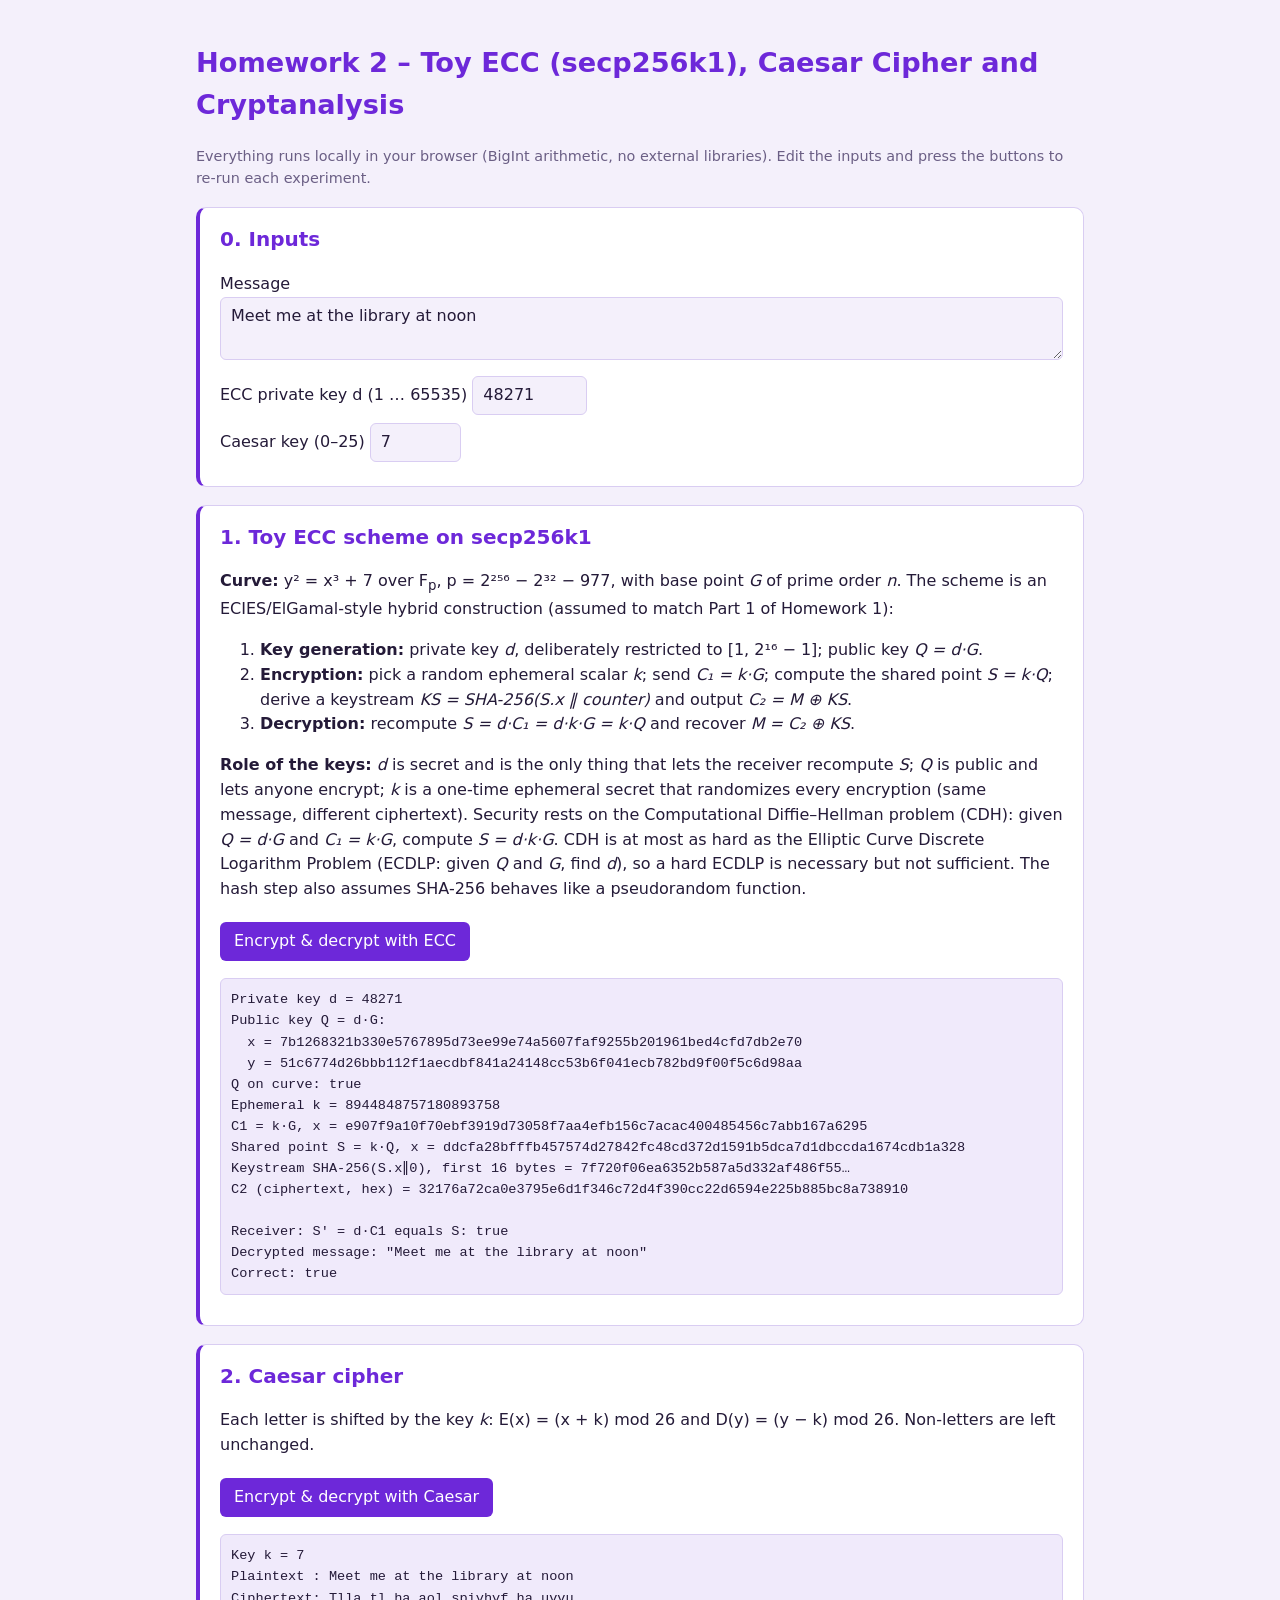
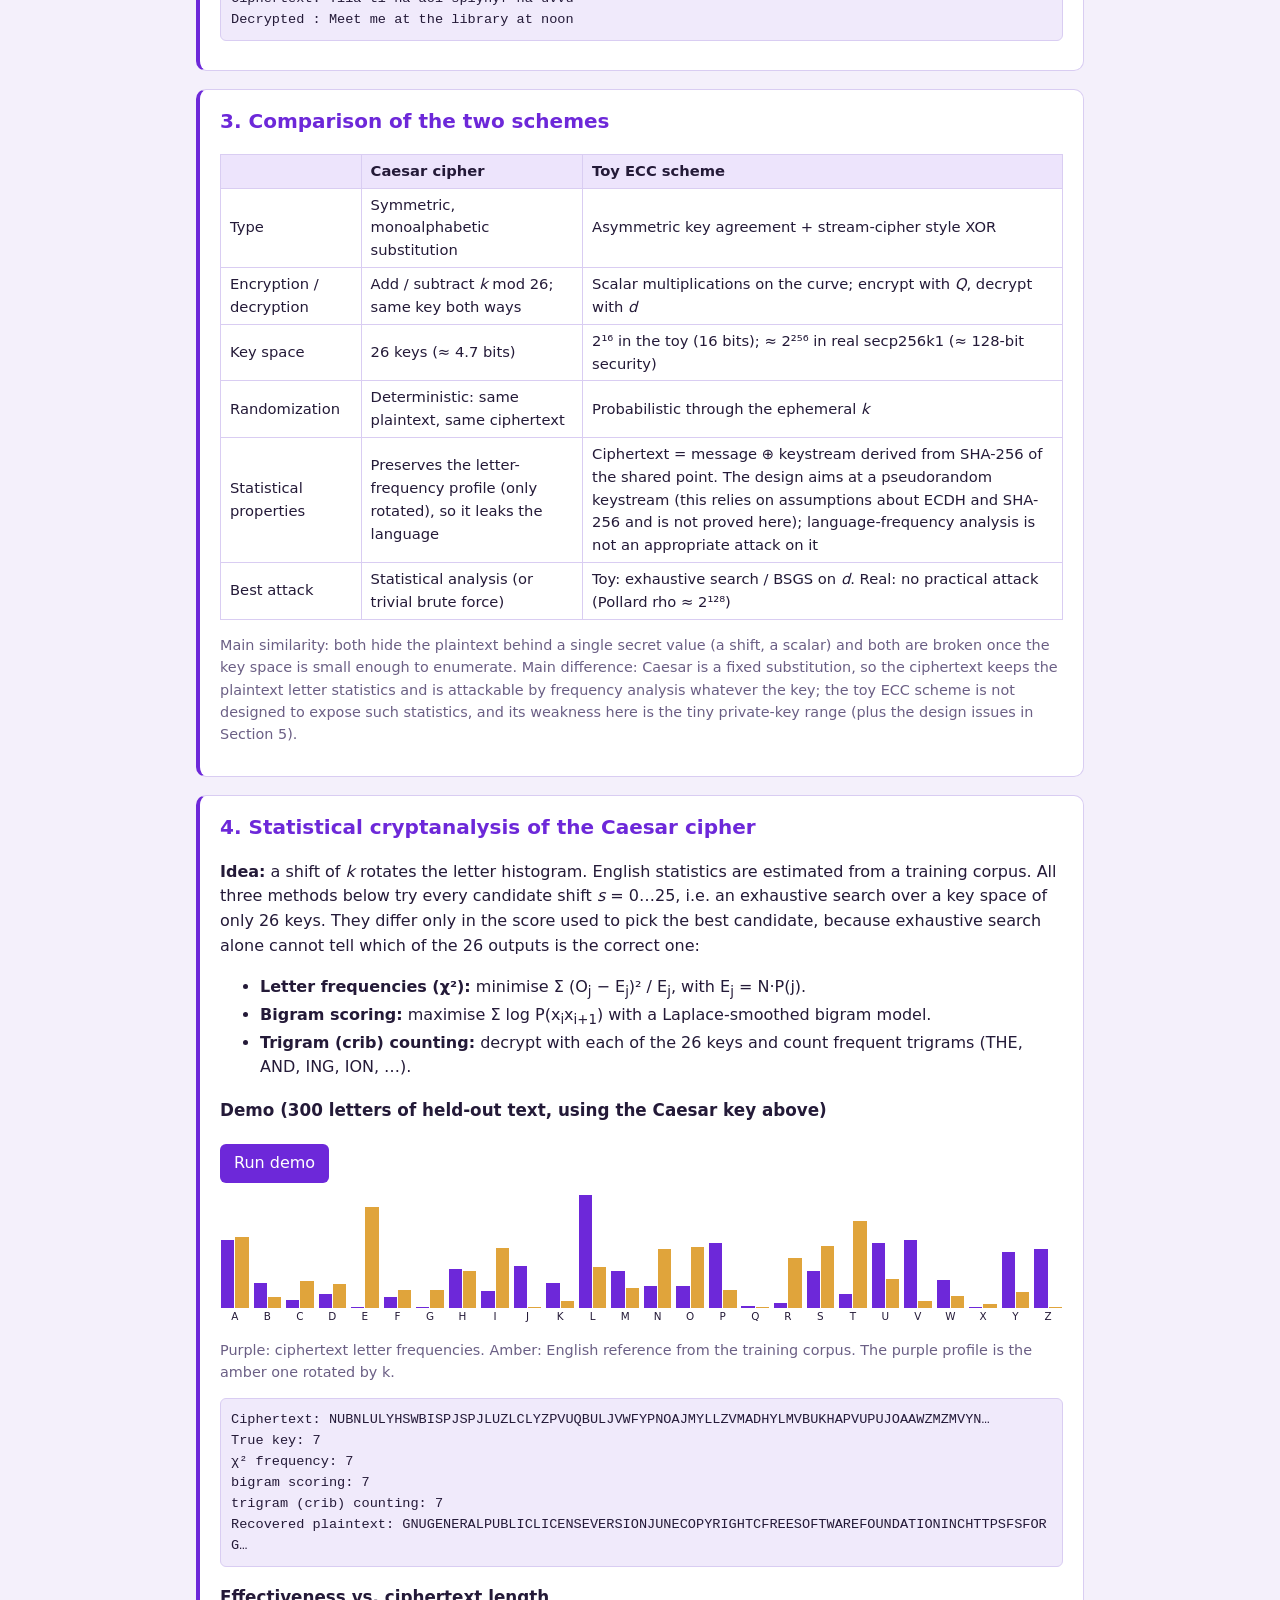
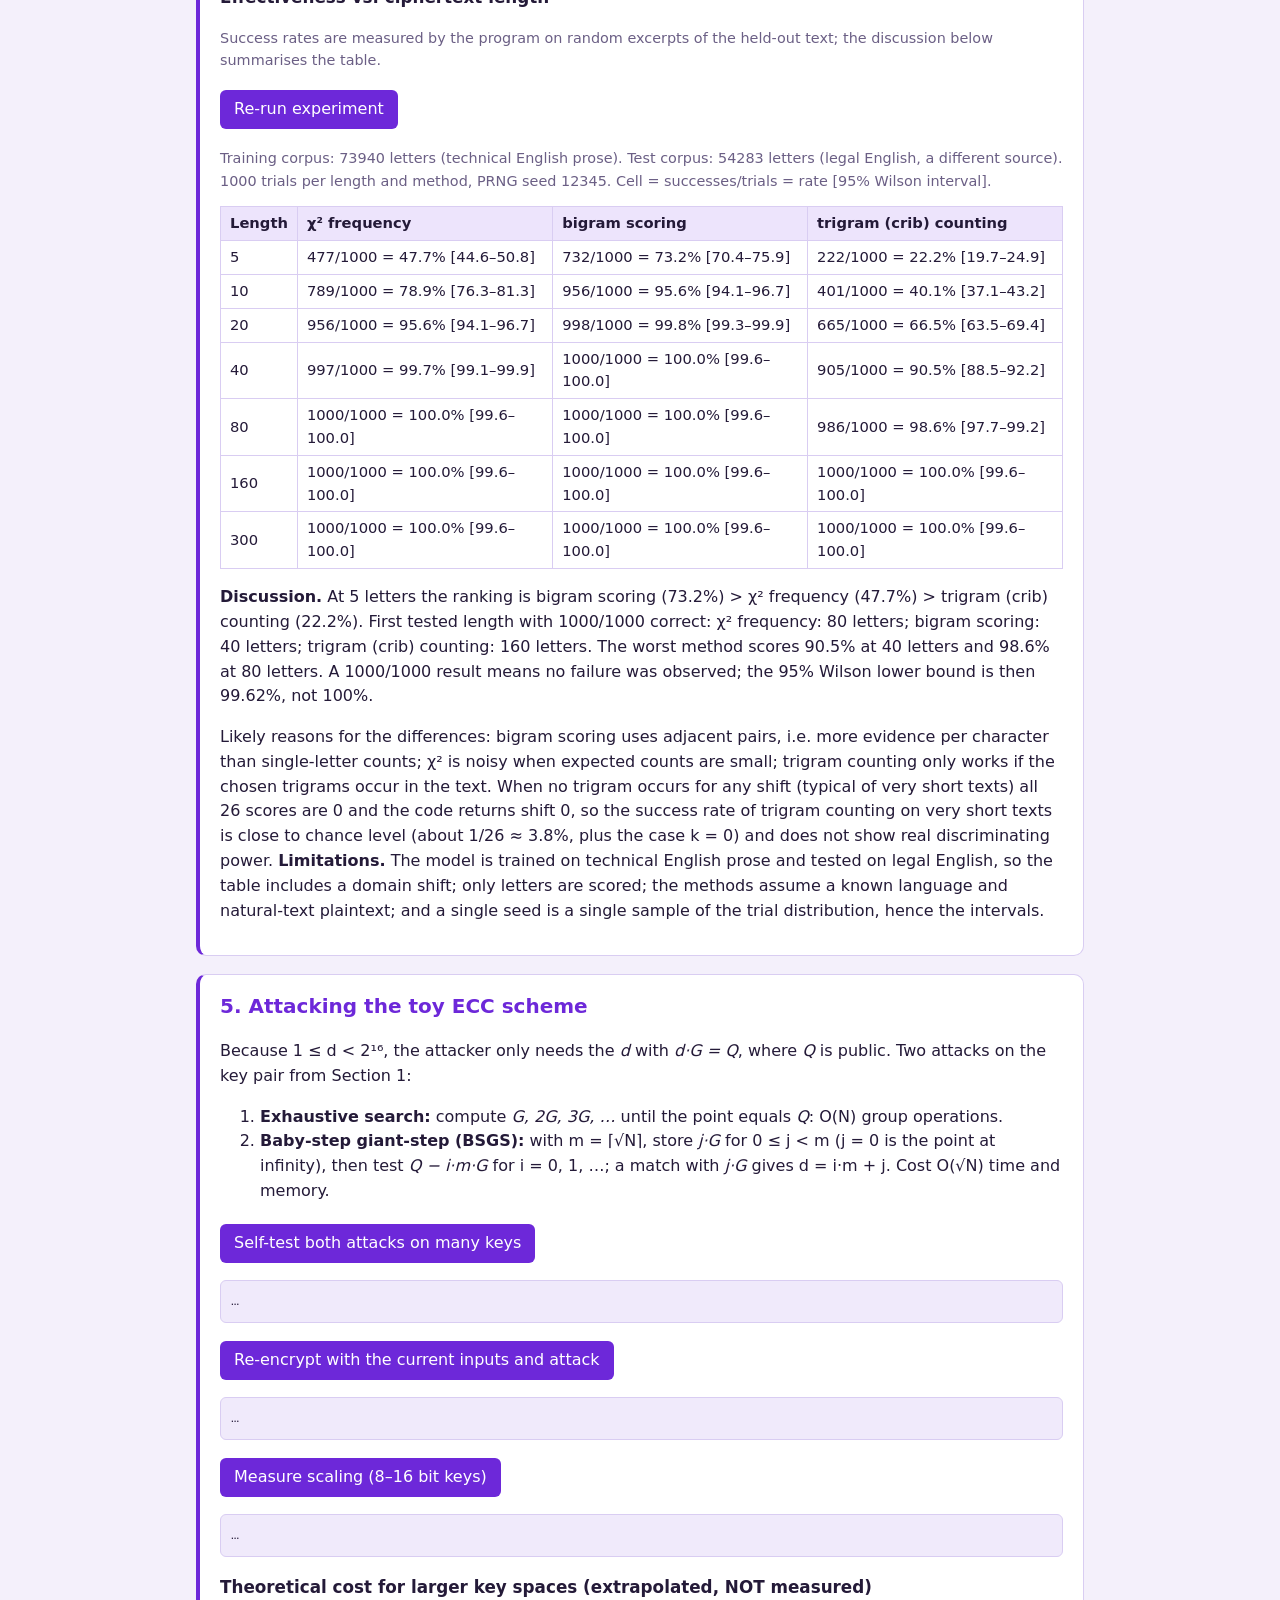
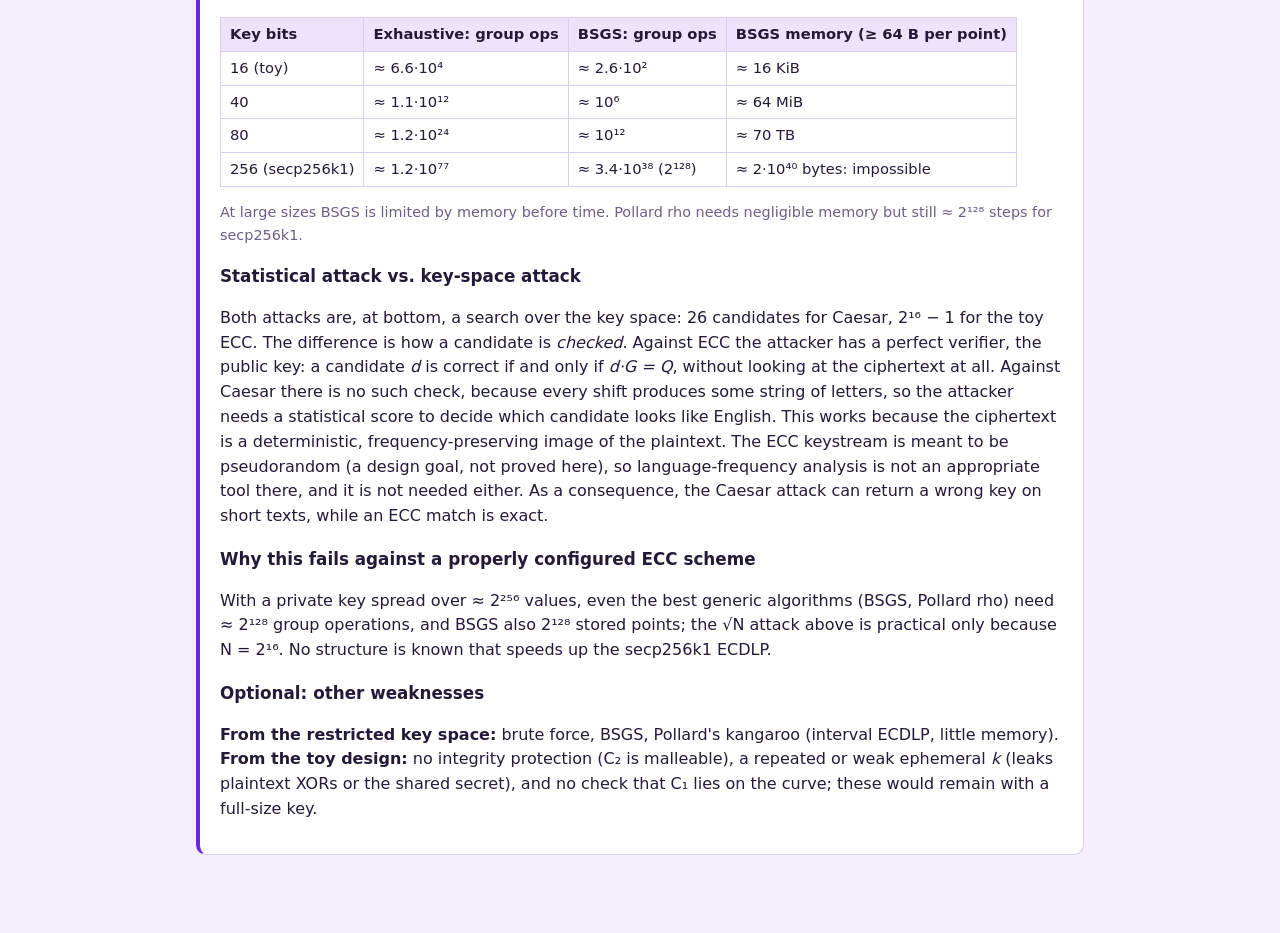
<file: homework2-2.html>
<!DOCTYPE html>
<html lang="en">
<head>
  <meta charset="utf-8">
  <meta name="viewport" content="width=device-width, initial-scale=1">
  <title>Homework 2 – Toy ECC, Caesar Cipher and Cryptanalysis</title>
  <style>
    :root {
      --bg: #f4f0fb;
      --card: #ffffff;
      --text: #241a38;
      --muted: #6b5f85;
      --accent: #6d28d9;
      --accent-hover: #5b21b6;
      --accent-soft: #ede4fc;
      --border: #d9cdf2;
      --code-bg: #f0eafb;
      --bar-secondary: #e0a43b;
    }

    @media (prefers-color-scheme: dark) {
      :root {
        --bg: #17102a;
        --card: #221842;
        --text: #ece6fa;
        --muted: #a99bc9;
        --accent: #a78bfa;
        --accent-hover: #c4b5fd;
        --accent-soft: #2e2256;
        --border: #3d2f6b;
        --code-bg: #170f30;
        --bar-secondary: #f0b95a;
      }
    }

    * { box-sizing: border-box; }

    body {
      margin: 0;
      background: var(--bg);
      color: var(--text);
      font: 16px/1.55 system-ui, -apple-system, "Segoe UI", sans-serif;
    }

    main {
      max-width: 920px;
      margin: 0 auto;
      padding: 24px 16px 60px;
    }

    h1 { font-size: 1.7rem; color: var(--accent); }
    h2 { font-size: 1.25rem; color: var(--accent); margin-top: 0; }
    h3 { font-size: 1.05rem; }

    section {
      background: var(--card);
      border: 1px solid var(--border);
      border-left: 4px solid var(--accent);
      border-radius: 10px;
      padding: 16px 20px;
      margin: 18px 0;
    }

    label { display: block; margin: 8px 0; }

    input, textarea {
      font: inherit;
      padding: 6px 10px;
      border: 1px solid var(--border);
      border-radius: 6px;
      background: var(--bg);
      color: var(--text);
    }

    textarea { width: 100%; }

    button {
      font: inherit;
      padding: 7px 14px;
      margin: 4px 6px 4px 0;
      border: 0;
      border-radius: 6px;
      background: var(--accent);
      color: #fff;
      cursor: pointer;
    }

    button:hover { background: var(--accent-hover); }

    @media (prefers-color-scheme: dark) {
      button { color: #17102a; }
    }

    pre {
      background: var(--code-bg);
      border: 1px solid var(--border);
      padding: 10px;
      border-radius: 6px;
      overflow-x: auto;
      white-space: pre-wrap;
      word-break: break-all;
      font-size: 0.85rem;
    }

    table {
      display: block;
      overflow-x: auto;
      border-collapse: collapse;
      width: 100%;
      font-size: 0.92rem;
    }

    th, td {
      border: 1px solid var(--border);
      padding: 5px 9px;
      text-align: left;
    }

    th { background: var(--accent-soft); }

    .muted { color: var(--muted); font-size: 0.9rem; }

    /* Letter-frequency bar chart: accent = ciphertext, amber = English reference */
    .bars {
      display: flex;
      align-items: flex-end;
      height: 130px;
      gap: 3px;
      margin: 8px 0;
    }

    .bars .col {
      flex: 1;
      display: flex;
      flex-direction: column;
      justify-content: flex-end;
      align-items: center;
      height: 100%;
      font-size: 0.65rem;
    }

    .bars .pair {
      display: flex;
      align-items: flex-end;
      justify-content: center;
      width: 100%;
      height: 100%;
      gap: 1px;
    }

    .bars .pair i { display: inline-block; width: 45%; min-height: 1px; }
    .bars .cipher { background: var(--accent); }
    .bars .english { background: var(--bar-secondary); }
  </style>
</head>
<body>
<main>
  <h1>Homework 2 – Toy ECC (secp256k1), Caesar Cipher and Cryptanalysis</h1>
  <p class="muted">Everything runs locally in your browser (BigInt arithmetic, no external libraries). Edit the inputs and press the buttons to re-run each experiment.</p>

  <section>
    <h2>0. Inputs</h2>
    <label>Message
      <textarea id="msg" rows="2">Meet me at the library at noon</textarea>
    </label>
    <label>ECC private key d (1 … 65535)
      <input id="privKey" type="number" value="48271" min="1" max="65535">
    </label>
    <label>Caesar key (0–25)
      <input id="caesarKey" type="number" value="7" min="0" max="25">
    </label>
  </section>

  <section>
    <h2>1. Toy ECC scheme on secp256k1</h2>
    <p><b>Curve:</b> y² = x³ + 7 over F<sub>p</sub>, p = 2²⁵⁶ − 2³² − 977, with base point <i>G</i> of prime order <i>n</i>. The scheme is an ECIES/ElGamal-style hybrid construction (assumed to match Part 1 of Homework 1):</p>
    <ol>
      <li><b>Key generation:</b> private key <i>d</i>, deliberately restricted to [1, 2¹⁶ − 1]; public key <i>Q = d·G</i>.</li>
      <li><b>Encryption:</b> pick a random ephemeral scalar <i>k</i>; send <i>C₁ = k·G</i>; compute the shared point <i>S = k·Q</i>; derive a keystream <i>KS = SHA-256(S.x ‖ counter)</i> and output <i>C₂ = M ⊕ KS</i>.</li>
      <li><b>Decryption:</b> recompute <i>S = d·C₁ = d·k·G = k·Q</i> and recover <i>M = C₂ ⊕ KS</i>.</li>
    </ol>
    <p><b>Role of the keys:</b> <i>d</i> is secret and is the only thing that lets the receiver recompute <i>S</i>; <i>Q</i> is public and lets anyone encrypt; <i>k</i> is a one-time ephemeral secret that randomizes every encryption (same message, different ciphertext). Security rests on the Computational Diffie–Hellman problem (CDH): given <i>Q = d·G</i> and <i>C₁ = k·G</i>, compute <i>S = d·k·G</i>. CDH is at most as hard as the Elliptic Curve Discrete Logarithm Problem (ECDLP: given <i>Q</i> and <i>G</i>, find <i>d</i>), so a hard ECDLP is necessary but not sufficient. The hash step also assumes SHA-256 behaves like a pseudorandom function.</p>
    <button id="btnEcc">Encrypt &amp; decrypt with ECC</button>
    <pre id="eccOut">…</pre>
  </section>

  <section>
    <h2>2. Caesar cipher</h2>
    <p>Each letter is shifted by the key <i>k</i>: E(x) = (x + k) mod 26 and D(y) = (y − k) mod 26. Non-letters are left unchanged.</p>
    <button id="btnCaesar">Encrypt &amp; decrypt with Caesar</button>
    <pre id="caesarOut">…</pre>
  </section>

  <section>
    <h2>3. Comparison of the two schemes</h2>
    <table>
      <tr><th></th><th>Caesar cipher</th><th>Toy ECC scheme</th></tr>
      <tr><td>Type</td><td>Symmetric, monoalphabetic substitution</td><td>Asymmetric key agreement + stream-cipher style XOR</td></tr>
      <tr><td>Encryption / decryption</td><td>Add / subtract <i>k</i> mod 26; same key both ways</td><td>Scalar multiplications on the curve; encrypt with <i>Q</i>, decrypt with <i>d</i></td></tr>
      <tr><td>Key space</td><td>26 keys (≈ 4.7 bits)</td><td>2¹⁶ in the toy (16 bits); ≈ 2²⁵⁶ in real secp256k1 (≈ 128-bit security)</td></tr>
      <tr><td>Randomization</td><td>Deterministic: same plaintext, same ciphertext</td><td>Probabilistic through the ephemeral <i>k</i></td></tr>
      <tr><td>Statistical properties</td><td>Preserves the letter-frequency profile (only rotated), so it leaks the language</td><td>Ciphertext = message ⊕ keystream derived from SHA-256 of the shared point. The design aims at a pseudorandom keystream (this relies on assumptions about ECDH and SHA-256 and is not proved here); language-frequency analysis is not an appropriate attack on it</td></tr>
      <tr><td>Best attack</td><td>Statistical analysis (or trivial brute force)</td><td>Toy: exhaustive search / BSGS on <i>d</i>. Real: no practical attack (Pollard rho ≈ 2¹²⁸)</td></tr>
    </table>
    <p class="muted">Main similarity: both hide the plaintext behind a single secret value (a shift, a scalar) and both are broken once the key space is small enough to enumerate. Main difference: Caesar is a fixed substitution, so the ciphertext keeps the plaintext letter statistics and is attackable by frequency analysis whatever the key; the toy ECC scheme is not designed to expose such statistics, and its weakness here is the tiny private-key range (plus the design issues in Section 5).</p>
  </section>

  <section>
    <h2>4. Statistical cryptanalysis of the Caesar cipher</h2>
    <p><b>Idea:</b> a shift of <i>k</i> rotates the letter histogram. English statistics are estimated from a training corpus. All three methods below try every candidate shift <i>s</i> = 0…25, i.e. an exhaustive search over a key space of only 26 keys. They differ only in the score used to pick the best candidate, because exhaustive search alone cannot tell which of the 26 outputs is the correct one:</p>
    <ul>
      <li><b>Letter frequencies (χ²):</b> minimise Σ (O<sub>j</sub> − E<sub>j</sub>)² / E<sub>j</sub>, with E<sub>j</sub> = N·P(j).</li>
      <li><b>Bigram scoring:</b> maximise Σ log P(x<sub>i</sub>x<sub>i+1</sub>) with a Laplace-smoothed bigram model.</li>
      <li><b>Trigram (crib) counting:</b> decrypt with each of the 26 keys and count frequent trigrams (THE, AND, ING, ION, …).</li>
    </ul>

    <h3>Demo (300 letters of held-out text, using the Caesar key above)</h3>
    <button id="btnDemo">Run demo</button>
    <div id="demoOut"></div>

    <h3>Effectiveness vs. ciphertext length</h3>
    <p class="muted">Success rates are measured by the program on random excerpts of the held-out text; the discussion below summarises the table.</p>
    <button id="btnExperiment">Re-run experiment</button>
    <div id="experimentOut">Running…</div>
    <div id="discussionOut"></div>
  </section>

  <section>
    <h2>5. Attacking the toy ECC scheme</h2>
    <p>Because 1 ≤ d &lt; 2¹⁶, the attacker only needs the <i>d</i> with <i>d·G = Q</i>, where <i>Q</i> is public. Two attacks on the key pair from Section 1:</p>
    <ol>
      <li><b>Exhaustive search:</b> compute <i>G, 2G, 3G, …</i> until the point equals <i>Q</i>: O(N) group operations.</li>
      <li><b>Baby-step giant-step (BSGS):</b> with m = ⌈√N⌉, store <i>j·G</i> for 0 ≤ j &lt; m (j = 0 is the point at infinity), then test <i>Q − i·m·G</i> for i = 0, 1, …; a match with <i>j·G</i> gives d = i·m + j. Cost O(√N) time and memory.</li>
    </ol>
    <button id="btnSelfTest">Self-test both attacks on many keys</button>
    <pre id="selfTestOut">…</pre>
    <button id="btnAttack">Re-encrypt with the current inputs and attack</button>
    <pre id="attackOut">…</pre>
    <button id="btnScaling">Measure scaling (8–16 bit keys)</button>
    <pre id="scalingOut">…</pre>

    <h3>Theoretical cost for larger key spaces (extrapolated, NOT measured)</h3>
    <table>
      <tr><th>Key bits</th><th>Exhaustive: group ops</th><th>BSGS: group ops</th><th>BSGS memory (≥ 64 B per point)</th></tr>
      <tr><td>16 (toy)</td><td>≈ 6.6·10⁴</td><td>≈ 2.6·10²</td><td>≈ 16 KiB</td></tr>
      <tr><td>40</td><td>≈ 1.1·10¹²</td><td>≈ 10⁶</td><td>≈ 64 MiB</td></tr>
      <tr><td>80</td><td>≈ 1.2·10²⁴</td><td>≈ 10¹²</td><td>≈ 70 TB</td></tr>
      <tr><td>256 (secp256k1)</td><td>≈ 1.2·10⁷⁷</td><td>≈ 3.4·10³⁸ (2¹²⁸)</td><td>≈ 2·10⁴⁰ bytes: impossible</td></tr>
    </table>
    <p class="muted">At large sizes BSGS is limited by memory before time. Pollard rho needs negligible memory but still ≈ 2¹²⁸ steps for secp256k1.</p>

    <h3>Statistical attack vs. key-space attack</h3>
        <p>Both attacks are, at bottom, a search over the key space: 26 candidates for Caesar, 2¹⁶ − 1 for the toy ECC. The difference is how a candidate is <i>checked</i>. Against ECC the attacker has a perfect verifier, the public key: a candidate <i>d</i> is correct if and only if <i>d·G = Q</i>, without looking at the ciphertext at all. Against Caesar there is no such check, because every shift produces some string of letters, so the attacker needs a statistical score to decide which candidate looks like English. This works because the ciphertext is a deterministic, frequency-preserving image of the plaintext. The ECC keystream is meant to be pseudorandom (a design goal, not proved here), so language-frequency analysis is not an appropriate tool there, and it is not needed either. As a consequence, the Caesar attack can return a wrong key on short texts, while an ECC match is exact.</p>

    <h3>Why this fails against a properly configured ECC scheme</h3>
    <p>With a private key spread over ≈ 2²⁵⁶ values, even the best generic algorithms (BSGS, Pollard rho) need ≈ 2¹²⁸ group operations, and BSGS also 2¹²⁸ stored points; the √N attack above is practical only because N = 2¹⁶. No structure is known that speeds up the secp256k1 ECDLP.</p>

    <h3>Optional: other weaknesses</h3>
    <p><b>From the restricted key space:</b> brute force, BSGS, Pollard's kangaroo (interval ECDLP, little memory). <b>From the toy design:</b> no integrity protection (C₂ is malleable), a repeated or weak ephemeral <i>k</i> (leaks plaintext XORs or the shared secret), and no check that C₁ lies on the curve; these would remain with a full-size key.</p>
  </section>
</main>

<script>
    "use strict";

    /* ==========================================================================
       Homework 2 – toy ECC on secp256k1, Caesar cipher and cryptanalysis
       The English corpora are stored at the very end of this file (trainText / testText).
       ========================================================================== */

    const $ = (id) => document.getElementById(id);
    const encoder = new TextEncoder();
    const decoder = new TextDecoder();
    const toHex = (bytes) => [...bytes].map((b) => b.toString(16).padStart(2, "0")).join("");

    /* Small seeded PRNG (mulberry32) so experiments are reproducible. */
    function makeRng(seed) {
      return () => {
        seed |= 0;
        seed = (seed + 0x6d2b79f5) | 0;
        let t = Math.imul(seed ^ (seed >>> 15), 1 | seed);
        t = (t + Math.imul(t ^ (t >>> 7), 61 | t)) ^ t;
        return ((t ^ (t >>> 14)) >>> 0) / 4294967296;
      };
    }

    /* ==========================================================================
       1. secp256k1 arithmetic (affine coordinates, BigInt). null = point at infinity.
       ========================================================================== */

    const P = 2n ** 256n - 2n ** 32n - 977n;
    const G = [
      0x79be667ef9dcbbac55a06295ce870b07029bfcdb2dce28d959f2815b16f81798n,
      0x483ada7726a3c4655da4fbfc0e1108a8fd17b448a68554199c47d08ffb10d4b8n,
    ];

    const mod = (a) => ((a % P) + P) % P;

    /* Modular inverse via the extended Euclidean algorithm. */
    function inv(a) {
      let [r0, r1] = [P, mod(a)];
      let [s0, s1] = [0n, 1n];
      while (r1) {
        const q = r0 / r1;
        [r0, r1] = [r1, r0 - q * r1];
        [s0, s1] = [s1, s0 - q * s1];
      }
      return mod(s0);
    }

    function pointAdd(A, B) {
      if (!A) return B;
      if (!B) return A;
      let slope;
      if (A[0] === B[0]) {
        if (mod(A[1] + B[1]) === 0n) return null; // A = -B
        slope = mod(3n * A[0] * A[0] * inv(2n * A[1])); // doubling
      } else {
        slope = mod((B[1] - A[1]) * inv(B[0] - A[0]));
      }
      const x = mod(slope * slope - A[0] - B[0]);
      return [x, mod(slope * (A[0] - x) - A[1])];
    }

    /* Double-and-add scalar multiplication k·A. */
    function pointMul(k, A) {
      let result = null;
      while (k > 0n) {
        if (k & 1n) result = pointAdd(result, A);
        A = pointAdd(A, A);
        k >>= 1n;
      }
      return result;
    }

    const pointNeg = (A) => A && [A[0], mod(-A[1])];
    const isOnCurve = (A) => mod(A[1] * A[1] - A[0] ** 3n - 7n) === 0n;

    /* ==========================================================================
       2. SHA-256 (constants derived from primes) and the keystream
       ========================================================================== */

    function sha256(message) {
      const primes = [];
      for (let c = 2; primes.length < 64; c++) {
        if (primes.every((q) => c % q)) primes.push(c);
      }
      const frac = (x) => Math.floor((x % 1) * 4294967296);
      const K = primes.map((q) => frac(Math.cbrt(q)));
      let H = primes.slice(0, 8).map((q) => frac(Math.sqrt(q)));
      const rotr = (x, k) => (x >>> k) | (x << (32 - k));

      // Padding: 0x80, zeros, 64-bit big-endian bit length.
      const len = message.length;
      const padded = new Uint8Array(((len + 9 + 63) >> 6) << 6);
      padded.set(message);
      padded[len] = 0x80;
      const view = new DataView(padded.buffer);
      view.setUint32(padded.length - 4, (len * 8) >>> 0);
      view.setUint32(padded.length - 8, Math.floor((len * 8) / 4294967296));

      const w = new Array(64);
      for (let offset = 0; offset < padded.length; offset += 64) {
        for (let i = 0; i < 16; i++) w[i] = view.getUint32(offset + 4 * i);
        for (let i = 16; i < 64; i++) {
          const a = w[i - 15];
          const b = w[i - 2];
          const s0 = rotr(a, 7) ^ rotr(a, 18) ^ (a >>> 3);
          const s1 = rotr(b, 17) ^ rotr(b, 19) ^ (b >>> 10);
          w[i] = (w[i - 16] + s0 + w[i - 7] + s1) | 0;
        }
        let [a, b, c, d, e, f, g, h] = H;
        for (let i = 0; i < 64; i++) {
          const S1 = rotr(e, 6) ^ rotr(e, 11) ^ rotr(e, 25);
          const ch = (e & f) ^ (~e & g);
          const t1 = (h + S1 + ch + K[i] + w[i]) | 0;
          const S0 = rotr(a, 2) ^ rotr(a, 13) ^ rotr(a, 22);
          const maj = (a & b) ^ (a & c) ^ (b & c);
          const t2 = (S0 + maj) | 0;
          [h, g, f, e, d, c, b, a] = [g, f, e, (d + t1) | 0, c, b, a, (t1 + t2) | 0];
        }
        H = H.map((v, i) => (v + [a, b, c, d, e, f, g, h][i]) | 0);
      }

      const out = new Uint8Array(32);
      const outView = new DataView(out.buffer);
      H.forEach((v, i) => outView.setUint32(4 * i, v >>> 0));
      return out;
    }

    /* Keystream block i = SHA-256(S.x as 32 bytes ‖ i). */
    function keystream(S, length) {
      const xBytes = new Uint8Array(32);
      let x = S[0];
      for (let i = 31; i >= 0; i--) {
        xBytes[i] = Number(x & 255n);
        x >>= 8n;
      }
      const out = new Uint8Array(length);
      for (let block = 0; block * 32 < length; block++) {
        const input = new Uint8Array(33);
        input.set(xBytes);
        input[32] = block;
        out.set(sha256(input).subarray(0, Math.min(32, length - block * 32)), block * 32);
      }
      return out;
    }

    const xorBytes = (a, b) => a.map((v, i) => v ^ b[i]);

    /* ==========================================================================
       3. Toy ECC scheme (Section 1)
       ========================================================================== */

    let lastEcc = null; // { Q, C1, C2, d, message } kept for the attack section

    function readPrivateKey() {
      const value = Math.trunc(Number($("privKey").value)) || 1;
      return BigInt(Math.min(65535, Math.max(1, value)));
    }

    function runEcc() {
      const message = $("msg").value;
      const plain = encoder.encode(message);

      // Key generation
      const d = readPrivateKey();
      const Q = pointMul(d, G);

      // Encryption
      const k = crypto.getRandomValues(new BigUint64Array(1))[0] + 1n;
      const C1 = pointMul(k, G);
      const S = pointMul(k, Q);
      const C2 = xorBytes(plain, keystream(S, plain.length));

      // Decryption
      const S2 = pointMul(d, C1);
      const decrypted = decoder.decode(xorBytes(C2, keystream(S2, C2.length)));

      lastEcc = { Q, C1, C2, d, message };
      $("eccOut").textContent = [
        `Private key d = ${d}`,
        `Public key Q = d·G:`,
        `  x = ${Q[0].toString(16)}`,
        `  y = ${Q[1].toString(16)}`,
        `Q on curve: ${isOnCurve(Q)}`,
        `Ephemeral k = ${k}`,
        `C1 = k·G, x = ${C1[0].toString(16)}`,
        `Shared point S = k·Q, x = ${S[0].toString(16)}`,
        `Keystream SHA-256(S.x‖0), first 16 bytes = ${toHex(keystream(S, 16))}…`,
        `C2 (ciphertext, hex) = ${toHex(C2)}`,
        ``,
        `Receiver: S' = d·C1 equals S: ${S2[0] === S[0] && S2[1] === S[1]}`,
        `Decrypted message: "${decrypted}"`,
        `Correct: ${decrypted === message}`,
      ].join("\n");
    }

    /* ==========================================================================
       4. Caesar cipher (Section 2)
       ========================================================================== */

    function shiftText(text, shift) {
      return text.replace(/[a-z]/gi, (ch) => {
        const base = ch < "a" ? 65 : 97;
        return String.fromCharCode(((ch.charCodeAt(0) - base + shift) % 26 + 26) % 26 + base);
      });
    }

    const readCaesarKey = () => (((Math.trunc(Number($("caesarKey").value)) || 0) % 26) + 26) % 26;

    function runCaesar() {
      const key = readCaesarKey();
      const message = $("msg").value;
      const cipher = shiftText(message, key);
      $("caesarOut").textContent =
        `Key k = ${key}\nPlaintext : ${message}\nCiphertext: ${cipher}\nDecrypted : ${shiftText(cipher, -key)}`;
    }

    /* ==========================================================================
       5. Statistical cryptanalysis of Caesar (Section 4)
       ========================================================================== */

    const letters = (text) => text.toUpperCase().replace(/[^A-Z]/g, "");
    const code = (ch) => ch.charCodeAt(0) - 65;

    /* Language model estimated from the training corpus (Laplace smoothing).
       Filled in by buildModels(), which runs once when the page has loaded. */
    let TRAIN, TEST, unigram, bigramLog;

    function buildModels() {
      TRAIN = letters(document.getElementById("trainText").textContent);
      TEST = letters(document.getElementById("testText").textContent);

      // Single-letter probabilities
      const letterCounts = Array(26).fill(1);
      for (const ch of TRAIN) letterCounts[code(ch)]++;
      const letterTotal = letterCounts.reduce((a, b) => a + b);
      unigram = letterCounts.map((c) => c / letterTotal);

      // Log-probabilities of a letter given the previous one
      const pairCounts = Array.from({ length: 26 }, () => Array(26).fill(1));
      for (let i = 1; i < TRAIN.length; i++) pairCounts[code(TRAIN[i - 1])][code(TRAIN[i])]++;
      bigramLog = pairCounts.map((row) => {
        const total = row.reduce((a, b) => a + b);
        return row.map((c) => Math.log(c / total));
      });
    }

    const CRIBS = ["THE", "AND", "ING", "ION", "ENT", "HER", "THA", "FOR", "ERE", "TIO"];

    /* Returns the shift s in 0..25 with the best score. */
    function bestShift(cipher, score, maximize) {
      let best = 0;
      let bestValue = maximize ? -Infinity : Infinity;
      for (let s = 0; s < 26; s++) {
        const value = score(cipher, s);
        if (maximize ? value > bestValue : value < bestValue) {
          bestValue = value;
          best = s;
        }
      }
      return best;
    }

    /* Each attack takes an uppercase A–Z ciphertext and returns the guessed key. */
    const ATTACKS = {
      chi2(cipher) {
        const n = cipher.length;
        const observed = Array(26).fill(0);
        for (const ch of cipher) observed[code(ch)]++;
        return bestShift(cipher, (_, s) => {
          let chi = 0;
          for (let j = 0; j < 26; j++) {
            const expected = n * unigram[j];
            chi += (observed[(j + s) % 26] - expected) ** 2 / expected;
          }
          return chi;
        }, false);
      },
      bigram(cipher) {
        return bestShift(cipher, (text, s) => {
          let logProb = 0;
          for (let i = 1; i < text.length; i++) {
            logProb += bigramLog[(code(text[i - 1]) - s + 26) % 26][(code(text[i]) - s + 26) % 26];
          }
          return logProb;
        }, true);
      },
      crib(cipher) {
        return bestShift(cipher, (text, s) => {
          const plain = shiftText(text, -s);
          return CRIBS.reduce((sum, word) => sum + plain.split(word).length - 1, 0);
        }, true);
      },
    };

    const METHOD_NAMES = {
      chi2: "χ² frequency",
      bigram: "bigram scoring",
      crib: "trigram (crib) counting",
    };

    function runDemo() {
      const key = readCaesarKey();
      const plain = TEST.slice(0, 300);
      const cipher = shiftText(plain, key);
      const counts = Array(26).fill(0);
      for (const ch of cipher) counts[code(ch)]++;
      const maxValue = Math.max(...counts.map((c) => c / cipher.length), ...unigram);

      let bars = '<div class="bars">';
      for (let j = 0; j < 26; j++) {
        const cipherHeight = ((counts[j] / cipher.length) / maxValue) * 100;
        const englishHeight = (unigram[j] / maxValue) * 100;
        bars += `<div class="col"><span class="pair">` +
          `<i class="cipher" style="height:${cipherHeight}%"></i>` +
          `<i class="english" style="height:${englishHeight}%"></i></span>` +
          `${String.fromCharCode(65 + j)}</div>`;
      }
      bars += "</div>";

      const guesses = Object.keys(ATTACKS).map((m) => `${METHOD_NAMES[m]}: ${ATTACKS[m](cipher)}`);
      $("demoOut").innerHTML = bars +
        `<p class="muted">Purple: ciphertext letter frequencies. Amber: English reference from the training corpus. The purple profile is the amber one rotated by k.</p>` +
        `<pre>Ciphertext: ${cipher.slice(0, 80)}…\nTrue key: ${key}\n${guesses.join("\n")}\n` +
        `Recovered plaintext: ${shiftText(cipher, -ATTACKS.chi2(cipher)).slice(0, 80)}…</pre>`;
    }

    /* Experiment: random excerpts of the held-out text, random keys, fixed seed. */
    const EXPERIMENT_LENGTHS = [5, 10, 20, 40, 80, 160, 300];
    const EXPERIMENT_TRIALS = 1000;
    const EXPERIMENT_SEED = 12345;

    function wilsonInterval(successes, n) {
      const z = 1.96;
      const p = successes / n;
      const denom = 1 + (z * z) / n;
      const centre = p + (z * z) / (2 * n);
      const half = z * Math.sqrt((p * (1 - p)) / n + (z * z) / (4 * n * n));
      return [(centre - half) / denom, (centre + half) / denom];
    }

    function collectExperimentData() {
      const rng = makeRng(EXPERIMENT_SEED);
      return EXPERIMENT_LENGTHS.map((length) => {
        const successes = { chi2: 0, bigram: 0, crib: 0 };
        for (let t = 0; t < EXPERIMENT_TRIALS; t++) {
          const start = Math.floor(rng() * (TEST.length - length));
          const key = Math.floor(rng() * 26);
          const cipher = shiftText(TEST.slice(start, start + length), key);
          for (const method in ATTACKS) {
            if (ATTACKS[method](cipher) === key) successes[method]++;
          }
        }
        return { length, successes };
      });
    }

    function buildDiscussion(rows) {
      const methods = Object.keys(METHOD_NAMES);
      const rate = (row, m) => (100 * row.successes[m]) / EXPERIMENT_TRIALS;
      const rowFor = (length) => rows.find((r) => r.length === length);
      const firstPerfect = (m) => {
        const row = rows.find((r) => r.successes[m] === EXPERIMENT_TRIALS);
        return row ? `${row.length} letters` : "never within the tested lengths";
      };
      const worstAt = (length) => Math.min(...methods.map((m) => rate(rowFor(length), m))).toFixed(1);

      const shortest = rows[0];
      const ranking = [...methods]
        .sort((a, b) => shortest.successes[b] - shortest.successes[a])
        .map((m) => `${METHOD_NAMES[m]} (${rate(shortest, m).toFixed(1)}%)`)
        .join(" > ");
      const perfect = methods.map((m) => `${METHOD_NAMES[m]}: ${firstPerfect(m)}`).join("; ");
      const lowerBound = (100 * wilsonInterval(EXPERIMENT_TRIALS, EXPERIMENT_TRIALS)[0]).toFixed(2);

            return `<p><b>Discussion.</b> ` +
        `At ${shortest.length} letters the ranking is ${ranking}. ` +
        `First tested length with ${EXPERIMENT_TRIALS}/${EXPERIMENT_TRIALS} correct: ${perfect}. ` +
        `The worst method scores ${worstAt(40)}% at 40 letters and ${worstAt(80)}% at 80 letters. ` +
        `A ${EXPERIMENT_TRIALS}/${EXPERIMENT_TRIALS} result means no failure was observed; ` +
        `the 95% Wilson lower bound is then ${lowerBound}%, not 100%.</p>` +
        `<p>Likely reasons for the differences: bigram scoring uses adjacent pairs, i.e. more evidence per ` +
        `character than single-letter counts; χ² is noisy when expected counts are small; trigram counting ` +
        `only works if the chosen trigrams occur in the text. When no trigram occurs for any shift (typical ` +
        `of very short texts) all 26 scores are 0 and the code returns shift 0, so the success rate of ` +
        `trigram counting on very short texts is close to chance level (about 1/26 ≈ 3.8%, plus the case ` +
        `k = 0) and does not show real discriminating power. <b>Limitations.</b> The model is trained on ` +
        `technical English prose and tested on legal English, so the table includes a domain shift; only ` +
        `letters are scored; the methods assume a known language and natural-text plaintext; and a single ` +
        `seed is a single sample of the trial distribution, hence the intervals.</p>`;
    }

    function runExperiment() {
      const rows = collectExperimentData();
      let html = `<p class="muted">Training corpus: ${TRAIN.length} letters (technical English prose). ` +
        `Test corpus: ${TEST.length} letters (legal English, a different source). ` +
        `${EXPERIMENT_TRIALS} trials per length and method, PRNG seed ${EXPERIMENT_SEED}. ` +
        `Cell = successes/trials = rate [95% Wilson interval].</p>` +
        `<table><tr><th>Length</th>${Object.values(METHOD_NAMES).map((n) => `<th>${n}</th>`).join("")}</tr>`;
      for (const row of rows) {
        html += `<tr><td>${row.length}</td>`;
        for (const method in METHOD_NAMES) {
          const s = row.successes[method];
          const [lo, hi] = wilsonInterval(s, EXPERIMENT_TRIALS).map((v) => (100 * v).toFixed(1));
          html += `<td>${s}/${EXPERIMENT_TRIALS} = ${((100 * s) / EXPERIMENT_TRIALS).toFixed(1)}% [${lo}–${hi}]</td>`;
        }
        html += "</tr>";
      }
      $("experimentOut").innerHTML = html + "</table>";
      $("discussionOut").innerHTML = buildDiscussion(rows);
    }

    /* ==========================================================================
       6. Attacks on the toy ECC scheme (Section 5)
       ========================================================================== */

    /* Exhaustive search for d in 1..N with d·G = Q. */
    function exhaustiveSearch(Q, N) {
      let point = G;
      let ops = 0;
      for (let d = 1; d <= N; d++) {
        if (point[0] === Q[0] && point[1] === Q[1]) return { d, ops };
        point = pointAdd(point, G);
        ops++;
      }
      return { d: null, ops };
    }

    /* Baby-step giant-step for d in 1..N. */
    function bsgs(Q, N) {
      const m = Math.ceil(Math.sqrt(N));
      const key = (A) => (A ? `${A[0]}:${A[1]}` : "inf");
      const table = new Map();
      let ops = 0;

      // Baby steps: table[j·G] = j for j = 0..m-1 (j = 0 is the point at infinity).
      let baby = null;
      for (let j = 0; j < m; j++) {
        table.set(key(baby), j);
        baby = pointAdd(baby, G);
        ops++;
      }

      // Giant steps: Q − i·m·G = j·G  ⇒  d = i·m + j.
      const step = pointNeg(pointMul(BigInt(m), G));
      let current = Q;
      for (let i = 0; i <= m; i++) {
        const j = table.get(key(current));
        if (j !== undefined) return { d: i * m + j, ops, m };
        current = pointAdd(current, step);
        ops++;
      }
      return { d: null, ops, m };
    }

    function runAttack() {
      runEcc();
      const { Q, C1, C2, d: trueKey } = lastEcc;
      const N = 65535;
      $("attackOut").textContent = "Running…";

      setTimeout(() => {
        let t = performance.now();
        const exhaustive = exhaustiveSearch(Q, N);
        const exhaustiveMs = performance.now() - t;

        t = performance.now();
        const baby = bsgs(Q, N);
        const bsgsMs = performance.now() - t;

        const S = pointMul(BigInt(baby.d), C1);
        const recovered = decoder.decode(xorBytes(C2, keystream(S, C2.length)));
        $("attackOut").textContent = [
          `Exhaustive search: d = ${exhaustive.d} after ${exhaustive.ops} point additions, measured ${exhaustiveMs.toFixed(0)} ms`,
          `BSGS (m = ${baby.m}): d = ${baby.d} after ${baby.ops} point additions + ${baby.m} stored points, measured ${bsgsMs.toFixed(0)} ms`,
          `True key: ${trueKey}. Both recovered it: ${BigInt(exhaustive.d) === trueKey && BigInt(baby.d) === trueKey}`,
          `Message decrypted without the private key: "${recovered}"`,
        ].join("\n");
      }, 30);
    }

    /* Correctness check: both attacks must return exactly the private key. */
    function runSelfTest() {
      $("selfTestOut").textContent = "Running…";
      setTimeout(() => {
        const rng = makeRng(2026);
        const randomKeys = (base, count, N) => {
          const keys = [...base];
          while (keys.length < count) keys.push(1 + Math.floor(rng() * N));
          return keys;
        };
        const check = (N, keys, exhaustiveKeys) => {
          let bsgsOk = 0;
          let exhaustiveOk = 0;
          for (const d of keys) {
            const Q = pointMul(BigInt(d), G);
            if (bsgs(Q, N).d === d) bsgsOk++;
            if (exhaustiveKeys.has(d) && exhaustiveSearch(Q, N).d === d) exhaustiveOk++;
          }
          return { total: keys.length, bsgsOk, exhaustiveOk, exhaustiveTotal: exhaustiveKeys.size };
        };

        const smallKeys = randomKeys([1, 2, 63, 64, 65, 4094, 4095], 37, 4095);
        const small = check(4095, smallKeys, new Set(smallKeys));

        // The exhaustive search on 16-bit keys is slow, so only a few keys are tried.
        const largeKeys = randomKeys([1, 2, 255, 256, 257, 512, 65534, 65535], 38, 65535);
        largeKeys.push(20000);
        const large = check(65535, largeKeys, new Set([1, 256, 257, 20000]));

        $("selfTestOut").textContent = [
          `Range 1…4095: ${small.total} keys, BSGS exact ${small.bsgsOk}/${small.total}, exhaustive exact ${small.exhaustiveOk}/${small.exhaustiveTotal}`,
          `Range 1…65535: ${large.total} keys, BSGS exact ${large.bsgsOk}/${large.total}, exhaustive exact ${large.exhaustiveOk}/${large.exhaustiveTotal} (keys 1, 256, 257, 20000 only: it is slow)`,
          `Edge keys included: 1, 2, neighbours of m = ⌈√N⌉, and N itself.`,
        ].join("\n");
      }, 30);
    }

    /* Measured scaling on 8–16 bit key spaces (5 random keys each). */
    function runScaling() {
      $("scalingOut").textContent = "Running…";
      setTimeout(() => {
        const rng = makeRng(777);
        const trials = 5;
        const lines = ["key bits | exhaustive: mean additions, mean ms | BSGS: mean additions, mean ms, stored points"];

        for (const bits of [8, 10, 12, 14, 16]) {
          const N = 2 ** bits - 1;
          let exOps = 0, exMs = 0, bsOps = 0, bsMs = 0, stored = 0;
          for (let i = 0; i < trials; i++) {
            const Q = pointMul(BigInt(1 + Math.floor(rng() * N)), G);
            let t = performance.now();
            exOps += exhaustiveSearch(Q, N).ops;
            exMs += performance.now() - t;
            t = performance.now();
            const result = bsgs(Q, N);
            bsMs += performance.now() - t;
            bsOps += result.ops;
            stored = result.m;
          }
          lines.push(
            `${String(bits).padStart(8)} | ${(exOps / trials).toFixed(0).padStart(8)} add, ${(exMs / trials).toFixed(1).padStart(7)} ms` +
            ` | ${(bsOps / trials).toFixed(0).padStart(5)} add, ${(bsMs / trials).toFixed(1).padStart(6)} ms, ${stored} points`
          );
        }
        lines.push(`(${trials} random keys per size, measured in this browser; timings depend on the machine.)`);
        $("scalingOut").textContent = lines.join("\n");
      }, 30);
    }

    /* ==========================================================================
       7. Wiring
       ========================================================================== */

    function deferred(task, outputId) {
      return () => {
        $(outputId).textContent = "Running…";
        setTimeout(task, 30);
      };
    }

    function init() {
      buildModels();

      $("btnEcc").addEventListener("click", runEcc);
      $("btnCaesar").addEventListener("click", runCaesar);
      $("btnDemo").addEventListener("click", runDemo);
      $("btnExperiment").addEventListener("click", deferred(runExperiment, "experimentOut"));
      $("btnSelfTest").addEventListener("click", runSelfTest);
      $("btnAttack").addEventListener("click", runAttack);
      $("btnScaling").addEventListener("click", runScaling);

      runEcc();
      runCaesar();
      runDemo();
      setTimeout(runExperiment, 100);
    }

    document.addEventListener("DOMContentLoaded", init);
</script>

<!-- ====================================================================
     English corpora for the cryptanalysis experiments (plain text, not code).
     trainText: technical English prose, used to estimate the language model.
     testText:  legal English, held out and used only to generate test ciphertexts.
     ==================================================================== -->
<script type="text/plain" id="trainText"># This document contains text in Perl "POD" format. # Use a POD viewer like perldoc or perlman to render it. Locale::Maketext::TPJ13 -- article about software localization The following article by Sean M. Burke and Jordan Lachler first appeared in The Perl Journal #13 and is copyright 1999 The Perl Journal. It appears courtesy of Jon Orwant and The Perl Journal. This document may be distributed under the same terms as Perl itself. by Sean M. Burke and Jordan Lachler This article points out cases where gettext (a common system for localizing software interfaces -- i.e., making them work in the user's language of choice) fails because of basic differences between human languages. This article then describes Maketext, a new system capable of correctly treating these differences. "There are a number of languages spoken by human beings in this world." -- Harald Tveit Alvestrand, in RFC 1766, "Tags for the Identification of Languages" Imagine that your task for the day is to localize a piece of software -- and luckily for you, the only output the program emits is two messages, like this: So how hard could that be? You look at the code that produces the first item, and it reads: You think about that, and realize that it doesn't even work right for English, as it can produce this output: So you rewrite it to read: ...which does the Right Thing. (In case you don't recall, "%g" is for locale-specific number interpolation, and "%s" is for string interpolation.) But you still have to localize it for all the languages you're producing this software for, so you pull Locale::gettext off of CPAN so you can access the gettext C functions you've heard are standard for localization tasks. And you write: But you then read in the gettext manual (Drepper, Miller, and Pinard 1995) that this is not a good idea, since how a single word like "directory" or "directories" is translated may depend on context -- and this is true, since in a case language like German or Russian, you'd may need these words with a different case ending in the first instance (where the word is the object of a verb) than in the second instance, which you haven't even gotten to yet (where the word is the object of a preposition, "in %g directories") -- assuming these keep the same syntax when translated into those languages. So, on the advice of the gettext manual, you rewrite: So, you email your various translators (the boss decides that the languages du jour are Chinese, Arabic, Russian, and Italian, so you have one translator for each), asking for translations for "I scanned %g directory." and "I scanned %g directories.". When they reply, you'll put that in the lexicons for gettext to use when it localizes your software, so that when the user is running under the "zh" (Chinese) locale, gettext("I scanned %g directory.") will return the appropriate Chinese text, with a "%g" in there where printf can then interpolate $dir_scan. Your Chinese translator emails right back -- he says both of these phrases translate to the same thing in Chinese, because, in linguistic jargon, Chinese "doesn't have number as a grammatical category" -- whereas English does. That is, English has grammatical rules that refer to "number", i.e., whether something is grammatically singular or plural; and one of these rules is the one that forces nouns to take a plural suffix (generally "s") when in a plural context, as they are when they follow a number other than "one" (including, oddly enough, "zero"). Chinese has no such rules, and so has just the one phrase where English has two. But, no problem, you can have this one Chinese phrase appear as the translation for the two English phrases in the "zh" gettext lexicon for your program. Emboldened by this, you dive into the second phrase that your software needs to output: "Your query matched 10 files in 4 directories.". You notice that if you want to treat phrases as indivisible, as the gettext manual wisely advises, you need four cases now, instead of two, to cover the permutations of singular and plural on the two items, $dir_count and $file_count. So you try this: (The case of "1 file in 2 [or more] directories" could, I suppose, occur in the case of symlinking or something of the sort.) It occurs to you that this is not the prettiest code you've ever written, but this seems the way to go. You mail off to the translators asking for translations for these four cases. The Chinese guy replies with the one phrase that these all translate to in Chinese, and that phrase has two "%g"s in it, as it should -- but there's a problem. He translates it word-for-word back: "In %g directories contains %g files match your query." The %g slots are in an order reverse to what they are in English. You wonder how you'll get gettext to handle that. But you put it aside for the moment, and optimistically hope that the other translators won't have this problem, and that their languages will be better behaved -- i.e., that they will be just like English. But the Arabic translator is the next to write back. First off, your code for "I scanned %g directory." or "I scanned %g directories." assumes there's only singular or plural. But, to use linguistic jargon again, Arabic has grammatical number, like English (but unlike Chinese), but it's a three-term category: singular, dual, and plural. In other words, the way you say "directory" depends on whether there's one directory, or two of them, or more than two of them. Your test of ($directory == 1) no longer does the job. And it means that where English's grammatical category of number necessitates only the two permutations of the first sentence based on "directory [singular]" and "directories [plural]", Arabic has three -- and, worse, in the second sentence ("Your query matched %g file in %g directory."), where English has four, Arabic has nine. You sense an unwelcome, exponential trend taking shape. Your Italian translator emails you back and says that "I searched 0 directories" (a possible English output of your program) is stilted, and if you think that's fine English, that's your problem, but that just will not do in the language of Dante. He insists that where $directory_count is 0, your program should produce the Italian text for "I didn't scan any directories.". And ditto for "I didn't match any files in any directories", although he says the last part about "in any directories" should probably just be left off. You wonder how you'll get gettext to handle this; to accommodate the ways Arabic, Chinese, and Italian deal with numbers in just these few very simple phrases, you need to write code that will ask gettext for different queries depending on whether the numerical values in question are 1, 2, more than 2, or in some cases 0, and you still haven't figured out the problem with the different word order in Chinese. Then your Russian translator calls on the phone, to personally tell you the bad news about how really unpleasant your life is about to become: Russian, like German or Latin, is an inflectional language; that is, nouns and adjectives have to take endings that depend on their case (i.e., nominative, accusative, genitive, etc...) -- which is roughly a matter of what role they have in syntax of the sentence -- as well as on the grammatical gender (i.e., masculine, feminine, neuter) and number (i.e., singular or plural) of the noun, as well as on the declension class of the noun. But unlike with most other inflected languages, putting a number-phrase (like "ten" or "forty-three", or their Arabic numeral equivalents) in front of noun in Russian can change the case and number that noun is, and therefore the endings you have to put on it. He elaborates: In "I scanned %g directories", you'd expect "directories" to be in the accusative case (since it is the direct object in the sentence) and the plural number, except where $directory_count is 1, then you'd expect the singular, of course. Just like Latin or German. But! Where $directory_count % 10 is 1 ("%" for modulo, remember), assuming $directory count is an integer, and except where $directory_count % 100 is 11, "directories" is forced to become grammatically singular, which means it gets the ending for the accusative singular... You begin to visualize the code it'd take to test for the problem so far, , and how many gettext items that'd take, but he keeps going... But where $directory_count % 10 is 2, 3, or 4 (except where $directory_count % 100 is 12, 13, or 14), the word for "directories" is forced to be genitive singular -- which means another ending... The room begins to spin around you, slowly at first... But with all other integer values, since "directory" is an inanimate noun, when preceded by a number and in the nominative or accusative cases (as it is here, just your luck!), it does stay plural, but it is forced into the genitive case -- yet another ending... And you never hear him get to the part about how you're going to run into similar (but maybe subtly different) problems with other Slavic languages like Polish, because the floor comes up to meet you, and you fade into unconsciousness. The above cautionary tale relates how an attempt at localization can lead from programmer consternation, to program obfuscation, to a need for sedation. But careful evaluation shows that your choice of tools merely needed further consideration. "It is more complicated than you think." -- The Eighth Networking Truth, from RFC 1925 The field of Linguistics has expended a great deal of effort over the past century trying to find grammatical patterns which hold across languages; it's been a constant process of people making generalizations that should apply to all languages, only to find out that, all too often, these generalizations fail -- sometimes failing for just a few languages, sometimes whole classes of languages, and sometimes nearly every language in the world except English. Broad statistical trends are evident in what the "average language" is like as far as what its rules can look like, must look like, and cannot look like. But the "average language" is just as unreal a concept as the "average person" -- it runs up against the fact no language (or person) is, in fact, average. The wisdom of past experience leads us to believe that any given language can do whatever it wants, in any order, with appeal to any kind of grammatical categories wants -- case, number, tense, real or metaphoric characteristics of the things that words refer to, arbitrary or predictable classifications of words based on what endings or prefixes they can take, degree or means of certainty about the truth of statements expressed, and so on, ad infinitum. Mercifully, most localization tasks are a matter of finding ways to translate whole phrases, generally sentences, where the context is relatively set, and where the only variation in content is usually in a number being expressed -- as in the example sentences above. Translating specific, fully-formed sentences is, in practice, fairly foolproof -- which is good, because that's what's in the phrasebooks that so many tourists rely on. Now, a given phrase (whether in a phrasebook or in a gettext lexicon) in one language might have a greater or lesser applicability than that phrase's translation into another language -- for example, strictly speaking, in Arabic, the "your" in "Your query matched..." would take a different form depending on whether the user is male or female; so the Arabic translation "your[feminine] query" is applicable in fewer cases than the corresponding English phrase, which doesn't distinguish the user's gender. (In practice, it's not feasible to have a program know the user's gender, so the masculine "you" in Arabic is usually used, by default.) But in general, such surprises are rare when entire sentences are being translated, especially when the functional context is restricted to that of a computer interacting with a user either to convey a fact or to prompt for a piece of information. So, for purposes of localization, translation by phrase (generally by sentence) is both the simplest and the least problematic. "It Has To Work." -- First Networking Truth, RFC 1925 Consider that sentences in a tourist phrasebook are of two types: ones like "How do I get to the marketplace?" that don't have any blanks to fill in, and ones like "How much do these ___ cost?", where there's one or more blanks to fill in (and these are usually linked to a list of words that you can put in that blank: "fish", "potatoes", "tomatoes", etc.). The ones with no blanks are no problem, but the fill-in-the-blank ones may not be really straightforward. If it's a Swahili phrasebook, for example, the authors probably didn't bother to tell you the complicated ways that the verb "cost" changes its inflectional prefix depending on the noun you're putting in the blank. The trader in the marketplace will still understand what you're saying if you say "how much do these potatoes cost?" with the wrong inflectional prefix on "cost". After all, you can't speak proper Swahili, you're just a tourist. But while tourists can be stupid, computers are supposed to be smart; the computer should be able to fill in the blank, and still have the results be grammatical. In other words, a phrasebook entry takes some values as parameters (the things that you fill in the blank or blanks), and provides a value based on these parameters, where the way you get that final value from the given values can, properly speaking, involve an arbitrarily complex series of operations. (In the case of Chinese, it'd be not at all complex, at least in cases like the examples at the beginning of this article; whereas in the case of Russian it'd be a rather complex series of operations. And in some languages, the complexity could be spread around differently: while the act of putting a number-expression in front of a noun phrase might not be complex by itself, it may change how you have to, for example, inflect a verb elsewhere in the sentence. This is what in syntax is called "long-distance dependencies".) This talk of parameters and arbitrary complexity is just another way to say that an entry in a phrasebook is what in a programming language would be called a "function". Just so you don't miss it, this is the crux of this article: The reason that using gettext runs into walls (as in the above second-person horror story) is that you're trying to use a string (or worse, a choice among a bunch of strings) to do what you really need a function for -- which is futile. Preforming (s)printf interpolation on the strings which you get back from gettext does allow you to do some common things passably well... sometimes... sort of; but, to paraphrase what some people say about csh script programming, "it fools you into thinking you can use it for real things, but you can't, and you don't discover this until you've already spent too much time trying, and by then it's too late." So, what needs to replace gettext is a system that supports lexicons of functions instead of lexicons of strings. An entry in a lexicon from such a system should not look like this: [\xE9 is e-acute in Latin-1. Some pod renderers would scream if I used the actual character here. -- SB] but instead like this, bearing in mind that this is just a first stab: Now, there's no particularly obvious way to store anything but strings in a gettext lexicon; so it looks like we just have to start over and make something better, from scratch. I call my shot at a gettext-replacement system "Maketext", or, in CPAN terms, Locale::Maketext. When designing Maketext, I chose to plan its main features in terms of "buzzword compliance". And here are the buzzwords: The complexity of the language you're trying to output a phrase in is entirely abstracted inside (and encapsulated within) the Maketext module for that interface. When you call: you don't know (and in fact can't easily find out) whether this will involve lots of figuring, as in Russian (if $lang is a handle to the Russian module), or relatively little, as in Chinese. That kind of abstraction and encapsulation may encourage other pleasant buzzwords like modularization and stratification, depending on what design decisions you make. "Isomorphism" means "having the same structure or form"; in discussions of program design, the word takes on the special, specific meaning that your implementation of a solution to a problem as, say, an informal verbal description of the solution, or maybe of the problem itself. Isomorphism is, all things considered, a good thing -- it's what problem-solving (and solution-implementing) should look like. What's wrong the with gettext-using code like this... is first off that it's not well abstracted -- these ways of testing for grammatical number (as in the expressions like ) should be abstracted to each language module, since how you get grammatical number is language-specific. But second off, it's not isomorphic -- the "solution" (i.e., the phrasebook entries) for Chinese maps from these four English phrases to the one Chinese phrase that fits for all of them. In other words, the informal solution would be "The way to say what you want in Chinese is with the one phrase 'For your question, in Y directories you would find X files'" -- and so the implemented solution should be, isomorphically, just a straightforward way to spit out that one phrase, with numerals properly interpolated. It shouldn't have to map from the complexity of other languages to the simplicity of this one. There's a great deal of reuse possible for sharing of phrases between modules for related dialects, or for sharing of auxiliary functions between related languages. (By "auxiliary functions", I mean functions that don't produce phrase-text, but which, say, return an answer to "does this number require a plural noun after it?". Such auxiliary functions would be used in the internal logic of functions that actually do produce phrase-text.) In the case of sharing phrases, consider that you have an interface already localized for American English (probably by having been written with that as the native locale, but that's incidental). Localizing it for UK English should, in practical terms, be just a matter of running it past a British person with the instructions to indicate what few phrases would benefit from a change in spelling or possibly minor rewording. In that case, you should be able to put in the UK English localization module only those phrases that are UK-specific, and for all the rest, inherit from the American English module. (And I expect this same situation would apply with Brazilian and Continental Portugese, possibly with some very closely related languages like Czech and Slovak, and possibly with the slightly different "versions" of written Mandarin Chinese, as I hear exist in Taiwan and mainland China.) As to sharing of auxiliary functions, consider the problem of Russian numbers from the beginning of this article; obviously, you'd want to write only once the hairy code that, given a numeric value, would return some specification of which case and number a given quantified noun should use. But suppose that you discover, while localizing an interface for, say, Ukrainian (a Slavic language related to Russian, spoken by several million people, many of whom would be relieved to find that your Web site's or software's interface is available in their language), that the rules in Ukrainian are the same as in Russian for quantification, and probably for many other grammatical functions. While there may well be no phrases in common between Russian and Ukrainian, you could still choose to have the Ukrainian module inherit from the Russian module, just for the sake of inheriting all the various grammatical methods. Or, probably better organizationally, you could move those functions to a module called _E_Slavic or something, which Russian and Ukrainian could inherit useful functions from, but which would (presumably) provide no lexicon. Okay, concision isn't a buzzword. But it should be, so I decree that as a new buzzword, "concision" means that simple common things should be expressible in very few lines (or maybe even just a few characters) of code -- call it a special case of "making simple things easy and hard things possible", and see also the role it played in the MIDI::Simple language, discussed elsewhere in this issue [TPJ#13]. Consider our first stab at an entry in our "phrasebook of functions": You may sense that a lexicon (to use a non-committal catch-all term for a collection of things you know how to say, regardless of whether they're phrases or words) consisting of functions expressed as above would make for rather long-winded and repetitive code -- even if you wisely rewrote this to have quantification (as we call adding a number expression to a noun phrase) be a function called like: And you may also sense that you do not want to bother your translators with having to write Perl code -- you'd much rather that they spend their very costly time on just translation. And this is to say nothing of the near impossibility of finding a commercial translator who would know even simple Perl. In a first-hack implementation of Maketext, each language-module's lexicon looked like this: but I immediately went looking for some more concise way to basically denote the same phrase-function -- a way that would also serve to concisely denote most phrase-functions in the lexicon for most languages. After much time and even some actual thought, I decided on this system: * Where a value in a %Lexicon hash is a contentful string instead of an anonymous sub (or, conceivably, a coderef), it would be interpreted as a sort of shorthand expression of what the sub does. When accessed for the first time in a session, it is parsed, turned into Perl code, and then eval'd into an anonymous sub; then that sub replaces the original string in that lexicon. (That way, the work of parsing and evaling the shorthand form for a given phrase is done no more than once per session.) * Calls to maketext (as Maketext's main function is called) happen thru a "language session handle", notionally very much like an IO handle, in that you open one at the start of the session, and use it for "sending signals" to an object in order to have it return the text you want. So, this: basically means this: look in the lexicon for $lang (which may inherit from any number of other lexicons), and find the function that we happen to associate with the string "You have [quant,_1,piece] of new mail" (which is, and should be, a functioning "shorthand" for this function in the native locale -- English in this case). If you find such a function, call it with $lang as its first parameter (as if it were a method), and then a copy of scalar(@messages) as its second, and then return that value. If that function was found, but was in string shorthand instead of being a fully specified function, parse it and make it into a function before calling it the first time. * The shorthand uses code in brackets to indicate method calls that should be performed. A full explanation is not in order here, but a few examples will suffice: The above code is shorthand for, and will be interpreted as, this: where "quant" is the name of a method you're using to quantify the noun "piece" with the number $params[0]. A string with no brackety calls, like this: is somewhat of a degenerate case, and just gets turned into: However, not everything you can write in Perl code can be written in the above shorthand system -- not by a long shot. For example, consider the Italian translator from the beginning of this article, who wanted the Italian for "I didn't find any files" as a special case, instead of "I found 0 files". That couldn't be specified (at least not easily or simply) in our shorthand system, and it would have to be written out in full, like this: Next to a lexicon full of shorthand code, that sort of sticks out like a sore thumb -- but this is a special case, after all; and at least it's possible, if not as concise as usual. As to how you'd implement the Russian example from the beginning of the article, well, There's More Than One Way To Do It, but it could be something like this (using English words for Russian, just so you know what's going on): This shifts the burden of complexity off to the quant method. That method's parameters are: the numeric value it's going to use to quantify something; the Russian word it's going to quantify; and the parameter "accusative", which you're using to mean that this sentence's syntax wants a noun in the accusative case there, although that quantification method may have to overrule, for grammatical reasons you may recall from the beginning of this article. Now, the Russian quant method here is responsible not only for implementing the strange logic necessary for figuring out how Russian number-phrases impose case and number on their noun-phrases, but also for inflecting the Russian word for "directory". How that inflection is to be carried out is no small issue, and among the solutions I've seen, some (like variations on a simple lookup in a hash where all possible forms are provided for all necessary words) are straightforward but can become cumbersome when you need to inflect more than a few dozen words; and other solutions (like using algorithms to model the inflections, storing only root forms and irregularities) can involve more overhead than is justifiable for all but the largest lexicons. Mercifully, this design decision becomes crucial only in the hairiest of inflected languages, of which Russian is by no means the worst case scenario, but is worse than most. Most languages have simpler inflection systems; for example, in English or Swahili, there are generally no more than two possible inflected forms for a given noun ("error/errors"; "kosa/makosa"), and the rules for producing these forms are fairly simple -- or at least, simple rules can be formulated that work for most words, and you can then treat the exceptions as just "irregular", at least relative to your ad hoc rules. A simpler inflection system (simpler rules, fewer forms) means that design decisions are less crucial to maintaining sanity, whereas the same decisions could incur overhead-versus-scalability problems in languages like Russian. It may also be likely that code (possibly in Perl, as with Lingua::EN::Inflect, for English nouns) has already been written for the language in question, whether simple or complex. Moreover, a third possibility may even be simpler than anything discussed above: "Just require that all possible (or at least applicable) forms be provided in the call to the given language's quant method, as in:" That way, quant just has to chose which form it needs, without having to look up or generate anything. While possibly not optimal for Russian, this should work well for most other languages, where quantification is not as complicated an operation. There's plenty more to Maketext than described above -- for example, there's the details of how language tags ("en-US", "i-pwn", "fi", etc.) or locale IDs ("en_US") interact with actual module naming ("BogoQuery/Locale/en_us.pm"), and what magic can ensue; there's the details of how to record (and possibly negotiate) what character encoding Maketext will return text in (UTF8? Latin-1? KOI8?). There's the interesting fact that Maketext is for localization, but nowhere actually has a "use locale;" anywhere in it. For the curious, there's the somewhat frightening details of how I actually implement something like data inheritance so that searches across modules' %Lexicon hashes can parallel how Perl implements method inheritance. And, most importantly, there's all the practical details of how to actually go about deriving from Maketext so you can use it for your interfaces, and the various tools and conventions for starting out and maintaining individual language modules. That is all covered in the documentation for Locale::Maketext and the modules that come with it, available in CPAN. After having read this article, which covers the why's of Maketext, the documentation, which covers the how's of it, should be quite straightforward. Maketext and gettext have a notable difference: gettext is in C, accessible thru C library calls, whereas Maketext is in Perl, and really can't work without a Perl interpreter (although I suppose something like it could be written for C). Accidents of history (and not necessarily lucky ones) have made C++ the most common language for the implementation of applications like word processors, Web browsers, and even many in-house applications like custom query systems. Current conditions make it somewhat unlikely that the next one of any of these kinds of applications will be written in Perl, albeit clearly more for reasons of custom and inertia than out of consideration of what is the right tool for the job. However, other accidents of history have made Perl a well-accepted language for design of server-side programs (generally in CGI form) for Web site interfaces. Localization of static pages in Web sites is trivial, feasible either with simple language-negotiation features in servers like Apache, or with some kind of server-side inclusions of language-appropriate text into layout templates. However, I think that the localization of Perl-based search systems (or other kinds of dynamic content) in Web sites, be they public or access-restricted, is where Maketext will see the greatest use. I presume that it would be only the exceptional Web site that gets localized for English and Chinese and Italian and Arabic and Russian, to recall the languages from the beginning of this article -- to say nothing of German, Spanish, French, Japanese, Finnish, and Hindi, to name a few languages that benefit from large numbers of programmers or Web viewers or both. However, the ever-increasing internationalization of the Web (whether measured in terms of amount of content, of numbers of content writers or programmers, or of size of content audiences) makes it increasingly likely that the interface to the average Web-based dynamic content service will be localized for two or maybe three languages. It is my hope that Maketext will make that task as simple as possible, and will remove previous barriers to localization for languages dissimilar to English. Sean M. Burke (sburke64cpan.org) has a Master's in linguistics from Northwestern University; he specializes in language technology. Jordan Lachler (lachler64unm.edu) is a PhD student in the Department of Linguistics at the University of New Mexico; he specializes in morphology and pedagogy of North American native languages. Alvestrand, Harald Tveit. 1995. C<http://www.ietf.org/rfc/rfc1766.txt [Now see RFC 3066.] Callon, Ross, editor. 1996. C<http://www.ietf.org/rfc/rfc1925.txt Drepper, Ulrich, Peter Miller, and Franccedilois Pinard. 1995-2001. GNU gettext. Available in C<ftp://prep.ai.mit.edu/pub/gnu/, with extensive docs in the distribution tarball. [Since I wrote this article in 1998, I now see that the gettext docs are now trying more to come to terms with plurality. Whether useful conclusions have come from it is another question altogether. -- SMB, May 2001] Forbes, Nevill. 1964. Russian Grammar. Third Edition, revised by J. C. Dumbreck. Oxford University Press. #End # Time-stamp: "2004-01-11 18:35:34 AST" Locale::Maketext - framework for localization It is a common feature of applications (whether run directly, or via the Web) for them to be "localized" -- i.e., for them to a present an English interface to an English-speaker, a German interface to a German-speaker, and so on for all languages it's programmed with. Locale::Maketext is a framework for software localization; it provides you with the tools for organizing and accessing the bits of text and text-processing code that you need for producing localized applications. In order to make sense of Maketext and how all its components fit together, you should probably go read Locale::Maketext::TPJ13|Locale::Maketext::TPJ13, and then read the following documentation. You may also want to read over the source for File::Findgrep and its constituent modules -- they are a complete (if small) example application that uses Maketext. The basic design of Locale::Maketext is object-oriented, and Locale::Maketext is an abstract base class, from which you derive a "project class". The project class (with a name like "TkBocciBall::Localize", which you then use in your module) is in turn the base class for all the "language classes" for your project (with names "TkBocciBall::Localize::it", "TkBocciBall::Localize::en", "TkBocciBall::Localize::fr", etc.). A language class is a class containing a lexicon of phrases as class data, and possibly also some methods that are of use in interpreting phrases in the lexicon, or otherwise dealing with text in that language. An object belonging to a language class is called a "language handle"; it's typically a flyweight object. The normal course of action is to call: From then on, you use the maketext function to access entries in whatever lexicon(s) belong to the language handle you got. So, this: ...emits the right text for this language. If the object in $lh belongs to class "TkBocciBall::Localize::fr" and %TkBocciBall::Localize::fr::Lexicon contains get_handle( ...langtags... ) || die "lg-handle?"; This tries loading classes based on the language-tags you give (like ("en-US", "sk", "kon", "es-MX", "ja", "i-klingon"), and for the first class that succeeds, returns YourProjClass::language->new(). If it runs thru the entire given list of language-tags, and finds no classes for those exact terms, it then tries "superordinate" language classes. So if no "en-US" class (i.e., YourProjClass::en_us) was found, nor classes for anything else in that list, we then try its superordinate, "en" (i.e., YourProjClass::en), and so on thru the other language-tags in the given list: "es". (The other language-tags in our example list: happen to have no superordinates.) If none of those language-tags leads to loadable classes, we then try classes derived from YourProjClass->fallback_languages() and then if nothing comes of that, we use classes named by YourProjClass->fallback_language_classes(). Then in the (probably quite unlikely) event that that fails, we just return undef. $lh = YourProjClass->get_handle() || die "lg-handle?"; When get_handle is called with an empty parameter list, magic happens: If get_handle senses that it's running in program that was invoked as a CGI, then it tries to get language-tags out of the environment variable "HTTP_ACCEPT_LANGUAGE", and it pretends that those were the languages passed as parameters to get_handle. Otherwise (i.e., if not a CGI), this tries various OS-specific ways to get the language-tags for the current locale/language, and then pretends that those were the value(s) passed to get_handle. Currently this OS-specific stuff consists of looking in the environment variables "LANG" and "LANGUAGE"; and on MSWin machines (where those variables are typically unused), this also tries using the module Win32::Locale to get a language-tag for whatever language/locale is currently selected in the "Regional Settings" (or "International"?) Control Panel. I welcome further suggestions for making this do the Right Thing under other operating systems that support localization. If you're using localization in an application that keeps a configuration file, you might consider something like this in your project class: $lh = YourProjClass::langname->new(); This constructs a language handle. You usually don't call this directly, but instead let get_handle find a language class to use and to then call ->new on. $lh->init(); This is called by ->new to initialize newly-constructed language handles. If you define an init method in your class, remember that it's usually considered a good idea to call $lh->SUPER::init in it (presumably at the beginning), so that all classes get a chance to initialize a new object however they see fit. YourProjClass->fallback_languages() get_handle appends the return value of this to the end of whatever list of languages you pass get_handle. Unless you override this method, your project class will inherit Locale::Maketext's fallback_languages, which currently returns ('i-default', 'en', 'en-US'). ("i-default" is defined in RFC 2277). This method (by having it return the name of a language-tag that has an existing language class) can be used for making sure that get_handle will always manage to construct a language handle (assuming your language classes are in an appropriate @INC directory). Or you can use the next method: YourProjClass->fallback_language_classes() get_handle appends the return value of this to the end of the list of classes it will try using. Unless you override this method, your project class will inherit Locale::Maketext's fallback_language_classes, which currently returns an empty list, (). By setting this to some value (namely, the name of a loadable language class), you can be sure that get_handle will always manage to construct a language handle. This is the most important method in Locale::Maketext: This looks in the %Lexicon of the language handle $lh and all its superclasses, looking for an entry whose key is the string key. Assuming such an entry is found, various things then happen, depending on the value found: If the value is a scalarref, the scalar is dereferenced and returned (and any parameters are ignored). If the value is a coderef, we return &$value($lh, ...parameters...). If the value is a string that doesn't look like it's in Bracket Notation, we return it (after replacing it with a scalarref, in its %Lexicon). If the value does look like it's in Bracket Notation, then we compile it into a sub, replace the string in the %Lexicon with the new coderef, and then we return &$new_sub($lh, ...parameters...). Bracket Notation is discussed in a later section. Note that trying to compile a string into Bracket Notation can throw an exception if the string is not syntactically valid (say, by not balancing brackets right.) Also, calling &$coderef($lh, ...parameters...) can throw any sort of exception (if, say, code in that sub tries to divide by zero). But a very common exception occurs when you have Bracket Notation text that says to call a method "foo", but there is no such method. (E.g., "You have [quatn,_1,ball]." will throw an exception on trying to call $lh->quatn($_[1],'ball') -- you presumably meant "quant".) maketext catches these exceptions, but only to make the error message more readable, at which point it rethrows the exception. An exception may be thrown if key is not found in any of $lh's %Lexicon hashes. What happens if a key is not found, is discussed in a later section, "Controlling Lookup Failure". Note that you might find it useful in some cases to override the maketext method with an "after method", if you want to translate encodings, or even scripts: Or you may want to override it with something that traps any exceptions, if that's critical to your program: Other than those two situations, I don't imagine that it's useful to override the maketext method. (If you run into a situation where it is useful, I'd be interested in hearing about it.) These two methods are discussed in the section "Controlling Lookup Failure". These methods are discussed in the section "Bracket Notation Security". These are methods that you may find it handy to use, generally from %Lexicon routines of yours (whether expressed as Bracket Notation or not). This is generally meant to be called from inside Bracket Notation (which is discussed later), as in It's for quantifying a noun (i.e., saying how much of it there is, while giving the correct form of it). The behavior of this method is handy for English and a few other Western European languages, and you should override it for languages where it's not suitable. You can feel free to read the source, but the current implementation is basically as this pseudocode describes: So for English (with Bracket Notation) "...[quant,_1,file]..." is fine (for 0 it returns "0 files", for 1 it returns "1 file", and for more it returns "2 files", etc.) But for "directory", you'd want "[quant,_1,directory,directories]" so that our elementary quant method doesn't think that the plural of "directory" is "directorys". And you might find that the output may sound better if you specify a negative form, as in: Remember to keep in mind verb agreement (or adjectives too, in other languages), as in: Because if _1 is one, you get "1 document were matched". An acceptable hack here is to do something like this: This returns the given number formatted nicely according to this language's conventions. Maketext's default method is mostly to just take the normal string form of the number (applying sprintf "%G" for only very large numbers), and then to add commas as necessary. (Except that we apply tr/,./.,/ if $language->{'numf_comma'} is true; that's a bit of a hack that's useful for languages that express two million as "2.000.000" and not as "2,000,000"). If you want anything fancier, consider overriding this with something that uses Number::Format|Number::Format, or does something else entirely. Note that numf is called by quant for stringifying all quantifying numbers. This returns the given noun form which is appropriate for the quantity $number according to this language's conventions. numerate is used internally by quant to quantify nouns. Use it directly -- usually from bracket notation -- to avoid quant's implicit call to numf and output of a numeric quantity. This is just a wrapper around Perl's normal sprintf function. It's provided so that you can use "sprintf" in Bracket Notation: returning... Currently this just takes the last bit of ref($language), turns underscores to dashes, and returns it. So if $language is an object of class Hee::HOO::Haw::en_us, $language->language_tag() returns "en-us". (Yes, the usual representation for that language tag is "en-US", but case is never considered meaningful in language-tag comparison.) You may override this as you like; Maketext doesn't use it for anything. Currently this isn't used for anything, but it's provided (with default value of ) as a sort of suggestion that it may be useful/necessary to associate encodings with your language handles (whether on a per-class or even per-handle basis.) A language handle is a flyweight object -- i.e., it doesn't (necessarily) carry any data of interest, other than just being a member of whatever class it belongs to. A language handle is implemented as a blessed hash. Subclasses of yours can store whatever data you want in the hash. Currently the only hash entry used by any crucial Maketext method is "fail", so feel free to use anything else as you like. This documentation is vastly longer than the module source itself. These are Locale::Maketext's assumptions about the class hierarchy formed by all your language classes: You must have a project base class, which you load, and which you then use as the first argument in the call to YourProjClass->get_handle(...). It should derive (whether directly or indirectly) from Locale::Maketext. It doesn't matter how you name this class, although assuming this is the localization component of your Super Mega Program, good names for your project class might be SuperMegaProgram::Localization, SuperMegaProgram::L10N, SuperMegaProgram::I18N, SuperMegaProgram::International, or even SuperMegaProgram::Languages or SuperMegaProgram::Messages. Language classes are what YourProjClass->get_handle will try to load. It will look for them by taking each language-tag (skipping it if it doesn't look like a language-tag or locale-tag!), turning it to all lowercase, turning dashes to underscores, and appending it to YourProjClass . "::". So this: will try loading the classes YourProjClass::en_us (note lowercase!), YourProjClass::fr, YourProjClass::kon, YourProjClass::i_klingon and YourProjClass::i_klingon_romanized. (And it'll stop at the first one that actually loads.) I assume that each language class derives (directly or indirectly) from your project class, and also defines its @ISA, its %Lexicon, or both. But I anticipate no dire consequences if these assumptions do not hold. Language classes may derive from other language classes (although they should have "use Thatclassname" or "use base qw(...classes...)"). They may derive from the project class. They may derive from some other class altogether. Or via multiple inheritance, it may derive from any mixture of these. I foresee no problems with having multiple inheritance in your hierarchy of language classes. (As usual, however, Perl will complain bitterly if you have a cycle in the hierarchy: i.e., if any class is its own ancestor.) A typical %Lexicon entry is meant to signify a phrase, taking some number (0 or more) of parameters. An entry is meant to be accessed by via a string key in $lh->maketext(key, ...parameters...), which should return a string that is generally meant for be used for "output" to the user -- regardless of whether this actually means printing to STDOUT, writing to a file, or putting into a GUI widget. While the key must be a string value (since that's a basic restriction that Perl places on hash keys), the value in the lexicon can currently be of several types: a defined scalar, scalarref, or coderef. The use of these is explained above, in the section 'The "maketext" Method', and Bracket Notation for strings is discussed in the next section. While you can use arbitrary unique IDs for lexicon keys (like "_min_larger_max_error"), it is often useful for if an entry's key is itself a valid value, like this example error message: Compare this code that uses an arbitrary ID... ...to this code that uses a key-as-value: The second is, in short, more readable. In particular, it's obvious that the number of parameters you're feeding to that phrase (two) is the number of parameters that it wants to be fed. (Since you see _1 and a _2 being used in the key there.) Also, once a project is otherwise complete and you start to localize it, you can scrape together all the various keys you use, and pass it to a translator; and then the translator's work will go faster if what he's presented is this: rather than this more cryptic mess: I think that keys as lexicon values makes the completed lexicon entries more readable: Also, having valid values as keys becomes very useful if you set up an _AUTO lexicon. _AUTO lexicons are discussed in a later section. I almost always use keys that are themselves valid lexicon values. One notable exception is when the value is quite long. For example, to get the screenful of data that a command-line program might return when given an unknown switch, I often just use a brief, self-explanatory key such as "_USAGE_MESSAGE". At that point I then go and immediately to define that lexicon entry in the ProjectClass::L10N::en lexicon (since English is always my "project language"): and then I can use it as: Incidentally, note that each class's %Lexicon inherits-and-extends the lexicons in its superclasses. This is not because these are special hashes per se, but because you access them via the maketext method, which looks for entries across all the %Lexicon hashes in a language class and all its ancestor classes. (This is because the idea of "class data" isn't directly implemented in Perl, but is instead left to individual class-systems to implement as they see fit..) Note that you may have things stored in a lexicon besides just phrases for output: for example, if your program takes input from the keyboard, asking a "(Y/N)" question, you probably need to know what the equivalent of "Y[es]/N[o]" is in whatever language. You probably also need to know what the equivalents of the answers "y" and "n" are. You can store that information in the lexicon (say, under the keys "~answer_y" and "~answer_n", and the long forms as "~answer_yes" and "~answer_no", where "~" is just an ad-hoc character meant to indicate to programmers/translators that these are not phrases for output). Or instead of storing this in the language class's lexicon, you can (and, in some cases, really should) represent the same bit of knowledge as code in a method in the language class. (That leaves a tidy distinction between the lexicon as the things we know how to say, and the rest of the things in the lexicon class as things that we know how to do.) Consider this example of a processor for responses to French "oui/non" questions: ...which you'd then call in a construct like this: Other data worth storing in a lexicon might be things like filenames for language-targetted resources: You might want to do the same thing for expressing key bindings or the like (since hardwiring "q" as the binding for the function that quits a screen/menu/program is useful only if your language happens to associate "q" with "quit"!) Bracket Notation is a crucial feature of Locale::Maketext. I mean Bracket Notation to provide a replacement for the use of sprintf formatting. Everything you do with Bracket Notation could be done with a sub block, but bracket notation is meant to be much more concise. Bracket Notation is a like a miniature "template" system (in the sense of Text::Template|Text::Template, not in the sense of C++ templates), where normal text is passed thru basically as is, but text in special regions is specially interpreted. In Bracket Notation, you use square brackets ("[...]"), not curly braces ("{...}") to note sections that are specially interpreted. For example, here all the areas that are taken literally are underlined with a "^", and all the in-bracket special regions are underlined with an X: When that string is compiled from bracket notation into a real Perl sub, it's basically turned into: In other words, text outside bracket groups is turned into string literals. Text in brackets is rather more complex, and currently follows these rules: Bracket groups that are empty, or which consist only of whitespace, are ignored. (Examples: "[]", "[ ]", or a [ and a ] with returns and/or tabs and/or spaces between them. Otherwise, each group is taken to be a comma-separated group of items, and each item is interpreted as follows: An item that is "_digits" or "_-digits" is interpreted as $_[value]. I.e., "_1" becomes with $_[1], and "_-3" is interpreted as $_[-3] (in which case @_ should have at least three elements in it). Note that $_[0] is the language handle, and is typically not named directly. An item "_*" is interpreted to mean "all of @_ except $_[0]". I.e., @_[1..$#_]. Note that this is an empty list in the case of calls like $lh->maketext(key) where there are no parameters (except $_[0], the language handle). Otherwise, each item is interpreted as a string literal. The group as a whole is interpreted as follows: If the first item in a bracket group looks like a method name, then that group is interpreted like this: If the first item in a bracket group is "*", it's taken as shorthand for the so commonly called "quant" method. Similarly, if the first item in a bracket group is "#", it's taken to be shorthand for "numf". If the first item in a bracket group is the empty-string, or "_*" or "_digits" or "_-digits", then that group is interpreted as just the interpolation of all its items: Examples: "[_1]" and "[,_1]", which are synonymous; and "[,ID-(,_4,-,_2,)]", which compiles as join "", "ID-(", $_[4], "-", $_[2], ")". Otherwise this bracket group is invalid. For example, in the group "[!@#,whatever]", the first item "!@#" is neither the empty-string, "_number", "_-number", "_*", nor a valid method name; and so Locale::Maketext will throw an exception of you try compiling an expression containing this bracket group. Note, incidentally, that items in each group are comma-separated, not /\s*,\s*/-separated. That is, you might expect that this bracket group: would compile to this: But it actually compiles as this: In the notation discussed so far, the characters "[" and "]" are given special meaning, for opening and closing bracket groups, and "," has a special meaning inside bracket groups, where it separates items in the group. This begs the question of how you'd express a literal "[" or "]" in a Bracket Notation string, and how you'd express a literal comma inside a bracket group. For this purpose I've adopted "~" (tilde) as an escape character: "~[" means a literal '[' character anywhere in Bracket Notation (i.e., regardless of whether you're in a bracket group or not), and ditto for "~]" meaning a literal ']', and "~," meaning a literal comma. (Altho "," means a literal comma outside of bracket groups -- it's only inside bracket groups that commas are special.) And on the off chance you need a literal tilde in a bracket expression, you get it with "~~". Currently, an unescaped "~" before a character other than a bracket or a comma is taken to mean just a "~" and that character. I.e., "~X" means the same as "~~X" -- i.e., one literal tilde, and then one literal "X". However, by using "~X", you are assuming that no future version of Maketext will use "~X" as a magic escape sequence. In practice this is not a great problem, since first off you can just write "~~X" and not worry about it; second off, I doubt I'll add lots of new magic characters to bracket notation; and third off, you aren't likely to want literal "~" characters in your messages anyway, since it's not a character with wide use in natural language text. Brackets must be balanced -- every openbracket must have one matching closebracket, and vice versa. So these are all invalid: Currently, bracket groups do not nest. That is, you cannot say: If you need a notation that's that powerful, use normal Perl: Or write the "bar" method so you don't need to pass it the output from calling quux. I do not anticipate that you will need (or particularly want) to nest bracket groups, but you are welcome to email me with convincing (real-life) arguments to the contrary. Locale::Maketext does not use any special syntax to differentiate bracket notation methods from normal class or object methods. This design makes it vulnerable to format string attacks whenever it is used to process strings provided by untrusted users. Locale::Maketext does support denylist and allowlist functionality to limit which methods may be called as bracket notation methods. By default, Locale::Maketext denies all methods in the Locale::Maketext namespace that begin with the '_' character, and all methods which include Perl's namespace separator characters. The default denylist for Locale::Maketext also prevents use of the following methods in bracket notation: This list can be extended by either deny-listing additional "known bad" methods, or allow-listing only "known good" methods. To prevent specific methods from being called in bracket notation, use the denylist() method: To limit the allowed bracked notation methods to a specific list, use the allowlist() method: The denylist() and allowlist() methods extend their internal lists whenever they are called. To reset the denylist or allowlist, create a new maketext object. For lexicons that use an internal cache, translations which have already been cached in their compiled form are not affected by subsequent changes to the allowlist or denylist settings. Lexicons that use an external cache will have their cache cleared whenever the allowlist or denylist settings change. The difference between the two types of caching is explained in the "Readonly Lexicons" section. Methods disallowed by the denylist cannot be permitted by the allowlist. NOTE: denylist() is the preferred method name to use instead of the historical and non-inclusive method blacklist(). blacklist() may be removed in a future release of this package and so it's use should be removed from usage. NOTE: allowlist() is the preferred method name to use instead of the historical and non-inclusive method whitelist(). whitelist() may be removed in a future release of this package and so it's use should be removed from usage. If maketext goes to look in an individual %Lexicon for an entry for key (where key does not start with an underscore), and sees none, but does see an entry of "_AUTO" => some_true_value, then we actually define $Lexicon{key} = key right then and there, and then use that value as if it had been there all along. This happens before we even look in any superclass %Lexicons! (This is meant to be somewhat like the AUTOLOAD mechanism in Perl's function call system -- or, looked at another way, like the AutoLoader|AutoLoader module.) I can picture all sorts of circumstances where you just do not want lookup to be able to fail (since failing normally means that maketext throws a die, although see the next section for greater control over that). But here's one circumstance where _AUTO lexicons are meant to be especially useful: As you're writing an application, you decide as you go what messages you need to emit. Normally you'd go to write this: but since you anticipate localizing this, you write: Now, right after you've just written the above lines, you'd normally have to go open the file ThisProject/I18N/en.pm, and immediately add an entry: But I consider that somewhat of a distraction from the work of getting the main code working -- to say nothing of the fact that I often have to play with the program a few times before I can decide exactly what wording I want in the messages (which in this case would require me to go changing three lines of code: the call to maketext with that key, and then the two lines in ThisProject/I18N/en.pm). However, if you set "_AUTO => 1" in the %Lexicon in, ThisProject/I18N/en.pm (assuming that English (en) is the language that all your programmers will be using for this project's internal message keys), then you don't ever have to go adding lines like this to ThisProject/I18N/en.pm, because if _AUTO is true there, then just looking for an entry with the key "Couldn't find file \"[_1]\"!\n" in that lexicon will cause it to be added, with that value! Note that the reason that keys that start with "_" are immune to _AUTO isn't anything generally magical about the underscore character -- I just wanted a way to have most lexicon keys be autoable, except for possibly a few, and I arbitrarily decided to use a leading underscore as a signal to distinguish those few. If your lexicon is a tied hash the simple act of caching the compiled value can be fatal. For example a GDBM_File GDBM_READER tied hash will die with something like: All you need to do is turn on caching outside of the lexicon hash itself like so: And then instead of storing the compiled value in the lexicon hash it will store it in $lh->{'_external_lex_cache'} If you call $lh->maketext(key, ...parameters...), and there's no entry key in $lh's class's %Lexicon, nor in the superclass %Lexicon hash, and if we can't auto-make key (because either it starts with a "_", or because none of its lexicons have ), then we have failed to find a normal way to maketext key. What then happens in these failure conditions, depends on the $lh object's "fail" attribute. If the language handle has no "fail" attribute, maketext will simply throw an exception (i.e., it calls die, mentioning the key whose lookup failed, and naming the line number where the calling $lh->maketext(key,...) was. If the language handle has a "fail" attribute whose value is a coderef, then $lh->maketext(key,...params...) gives up and calls: Otherwise, the "fail" attribute's value should be a string denoting a method name, so that $lh->maketext(key,...params...) can give up with: The "fail" attribute can be accessed with the fail_with method: Now, as to what you may want to do with these handlers: Maybe you'd want to log what key failed for what class, and then die. Maybe you don't like die and instead you want to send the error message to STDOUT (or wherever) and then merely exit(). Or maybe you don't want to die at all! Maybe you could use a handler like this: Some users have expressed that they think this whole mechanism of having a "fail" attribute at all, seems a rather pointless complication. But I want Locale::Maketext to be usable for software projects of any scale and type; and different software projects have different ideas of what the right thing is to do in failure conditions. I could simply say that failure always throws an exception, and that if you want to be careful, you'll just have to wrap every call to $lh->maketext in an eval { }. However, I want programmers to reserve the right (via the "fail" attribute) to treat lookup failure as something other than an exception of the same level of severity as a config file being unreadable, or some essential resource being inaccessible. One possibly useful value for the "fail" attribute is the method name "failure_handler_auto". This is a method defined in the class Locale::Maketext itself. You set it with: Then when you call $lh->maketext(key, ...parameters...) and there's no key in any of those lexicons, maketext gives up with But failure_handler_auto, instead of dying or anything, compiles $key, caching it in and then calls the compiled value, and returns that. (I.e., if $key looks like bracket notation, $compiled is a sub, and we return &{$compiled}(@params); but if $key is just a plain string, we just return that.) The effect of using "failure_auto_handler" is like an AUTO lexicon, except that it 1) compiles $key even if it starts with "_", and 2) you have a record in the new hashref $lh->{'failure_lex'} of all the keys that have failed for this object. This should avoid your program dying -- as long as your keys aren't actually invalid as bracket code, and as long as they don't try calling methods that don't exist. "failure_auto_handler" may not be exactly what you want, but I hope it at least shows you that maketext failure can be mitigated in any number of very flexible ways. If you can formalize exactly what you want, you should be able to express that as a failure handler. You can even make it default for every object of a given class, by setting it in that class's init: Here is a brief checklist on how to use Maketext to localize applications: Decide what system you'll use for lexicon keys. If you insist, you can use opaque IDs (if you're nostalgic for catgets), but I have better suggestions in the section "Entries in Each Lexicon", above. Assuming you opt for meaningful keys that double as values (like "Minimum ([_1]) is larger than maximum ([_2])!\n"), you'll have to settle on what language those should be in. For the sake of argument, I'll call this English, specifically American English, "en-US". Create a class for your localization project. This is the name of the class that you'll use in the idiom: Assuming you call your class Projname::L10N, create a class consisting minimally of: Create a class for the language your internal keys are in. Name the class after the language-tag for that language, in lowercase, with dashes changed to underscores. Assuming your project's first language is US English, you should call this Projname::L10N::en_us. It should consist minimally of: (For the rest of this section, I'll assume that this "first language class" of Projname::L10N::en_us has _AUTO lexicon.) Go and write your program. Everywhere in your program where you would say: instead do it thru maketext, using no variable interpolation in the key: If you get tired of constantly saying , consider making a functional wrapper for it, like so: Besides whole phrases meant for output, anything language-dependent should be put into the class Projname::L10N::en_us, whether as methods, or as lexicon entries -- this is discussed in the section "Entries in Each Lexicon", above. Once the program is otherwise done, and once its localization for the first language works right (via the data and methods in Projname::L10N::en_us), you can get together the data for translation. If your first language lexicon isn't an _AUTO lexicon, then you already have all the messages explicitly in the lexicon (or else you'd be getting exceptions thrown when you call $lh->maketext to get messages that aren't in there). But if you were (advisedly) lazy and are using an _AUTO lexicon, then you've got to make a list of all the phrases that you've so far been letting _AUTO generate for you. There are very many ways to assemble such a list. The most straightforward is to simply grep the source for every occurrence of "maketext" (or calls to wrappers around it, like the above pmt function), and to log the following phrase. You may at this point want to consider whether your base class (Projname::L10N), from which all lexicons inherit from (Projname::L10N::en, Projname::L10N::es, etc.), should be an _AUTO lexicon. It may be true that in theory, all needed messages will be in each language class; but in the presumably unlikely or "impossible" case of lookup failure, you should consider whether your program should throw an exception, emit text in English (or whatever your project's first language is), or some more complex solution as described in the section "Controlling Lookup Failure", above. Submit all messages/phrases/etc. to translators. (You may, in fact, want to start with localizing to one other language at first, if you're not sure that you've properly abstracted the language-dependent parts of your code.) Translators may request clarification of the situation in which a particular phrase is found. For example, in English we are entirely happy saying "n files found", regardless of whether we mean "I looked for files, and found n of them" or the rather distinct situation of "I looked for something else (like lines in files), and along the way I saw n files." This may involve rethinking things that you thought quite clear: should "Edit" on a toolbar be a noun ("editing") or a verb ("to edit")? Is there already a conventionalized way to express that menu option, separate from the target language's normal word for "to edit"? In all cases where the very common phenomenon of quantification (saying "N files", for any value of N) is involved, each translator should make clear what dependencies the number causes in the sentence. In many cases, dependency is limited to words adjacent to the number, in places where you might expect them ("I found the-?PLURAL N empty-?PLURAL directory-?PLURAL"), but in some cases there are unexpected dependencies ("I found-?PLURAL ..."!) as well as long-distance dependencies "The N directory-?PLURAL could not be deleted-?PLURAL"!). Remind the translators to consider the case where N is 0: "0 files found" isn't exactly natural-sounding in any language, but it may be unacceptable in many -- or it may condition special kinds of agreement (similar to English "I didN'T find ANY files"). Remember to ask your translators about numeral formatting in their language, so that you can override the numf method as appropriate. Typical variables in number formatting are: what to use as a decimal point (comma? period?); what to use as a thousands separator (space? nonbreaking space? comma? period? small middot? prime? apostrophe?); and even whether the so-called "thousands separator" is actually for every third digit -- I've heard reports of two hundred thousand being expressible as "2,00,000" for some Indian (Subcontinental) languages, besides the less surprising "200 000", "200.000", "200,000", and "200'000". Also, using a set of numeral glyphs other than the usual ASCII "0"-"9" might be appreciated, as via tr/0-9/\x{0966}-\x{096F}/ for getting digits in Devanagari script (for Hindi, Konkani, others). The basic quant method that Locale::Maketext provides should be good for many languages. For some languages, it might be useful to modify it (or its constituent numerate method) to take a plural form in the two-argument call to quant (as in "[quant,_1,files]") if it's all-around easier to infer the singular form from the plural, than to infer the plural form from the singular. But for other languages (as is discussed at length in Locale::Maketext::TPJ13|Locale::Maketext::TPJ13), simple quant/numf is not enough. For the particularly problematic Slavic languages, what you may need is a method which you provide with the number, the citation form of the noun to quantify, and the case and gender that the sentence's syntax projects onto that noun slot. The method would then be responsible for determining what grammatical number that numeral projects onto its noun phrase, and what case and gender it may override the normal case and gender with; and then it would look up the noun in a lexicon providing all needed inflected forms. You may also wish to discuss with the translators the question of how to relate different subforms of the same language tag, considering how this reacts with get_handle's treatment of these. For example, if a user accepts interfaces in "en, fr", and you have interfaces available in "en-US" and "fr", what should they get? You may wish to resolve this by establishing that "en" and "en-US" are effectively synonymous, by having one class zero-derive from the other. For some languages this issue may never come up (Danish is rarely expressed as "da-DK", but instead is just "da"). And for other languages, the whole concept of a "generic" form may verge on being uselessly vague, particularly for interfaces involving voice media in forms of Arabic or Chinese. Once you've localized your program/site/etc. for all desired languages, be sure to show the result (whether live, or via screenshots) to the translators. Once they approve, make every effort to have it then checked by at least one other speaker of that language. This holds true even when (or especially when) the translation is done by one of your own programmers. Some kinds of systems may be harder to find testers for than others, depending on the amount of domain-specific jargon and concepts involved -- it's easier to find people who can tell you whether they approve of your translation for "delete this message" in an email-via-Web interface, than to find people who can give you an informed opinion on your translation for "attribute value" in an XML query tool's interface. I recommend reading all of these: Locale::Maketext::TPJ13|Locale::Maketext::TPJ13 -- my article about Maketext. It explains many important concepts underlying Locale::Maketext's design, and some insight into why Maketext is better than the plain old approach of having message catalogs that are just databases of sprintf formats. File::Findgrep|File::Findgrep is a sample application/module that uses Locale::Maketext to localize its messages. For a larger internationalized system, see also Apache::MP3. I18N::LangTags|I18N::LangTags. Win32::Locale|Win32::Locale. RFC 3066, Tags for the Identification of Languages, as at http://sunsite.dk/RFC/rfc/rfc3066.html RFC 2277, IETF Policy on Character Sets and Languages is at http://sunsite.dk/RFC/rfc/rfc2277.html -- much of it is just things of interest to protocol designers, but it explains some basic concepts, like the distinction between locales and language-tags. The manual for GNU gettext. The gettext dist is available in C<ftp://prep.ai.mit.edu/pub/gnu/ -- get a recent gettext tarball and look in its "doc/" directory, there's an easily browsable HTML version in there. The gettext documentation asks lots of questions worth thinking about, even if some of their answers are sometimes wonky, particularly where they start talking about pluralization. The Locale/Maketext.pm source. Observe that the module is much shorter than its documentation! Copyright (c) 1999-2004 Sean M. Burke. All rights reserved. This library is free software; you can redistribute it and/or modify it under the same terms as Perl itself. This program is distributed in the hope that it will be useful, but without any warranty; without even the implied warranty of merchantability or fitness for a particular purpose. Sean M. Burke sburke@cpan.org Test::Tutorial - A tutorial about writing really basic tests *sob* Besides, I don't know how to write the damned things. Is this you? Is writing tests right up there with writing documentation and having your fingernails pulled out? Did you open up a test and read and decide that's quite enough for you? It's ok. That's all gone now. We've done all the black magic for you. And here are the tricks... Here's the most basic test program. Because 1 + 1 is 2, it prints: What this says is: 1..1 "I'm going to run one test." [1] ok 1 "The first test passed". And that's about all magic there is to testing. Your basic unit of testing is the ok. For each thing you test, an ok is printed. Simple. Test::Harness interprets your test results to determine if you succeeded or failed (more on that later). Writing all these print statements rapidly gets tedious. Fortunately, there's Test::Simple. It has one function, ok(). That does the same thing as the previous code. ok() is the backbone of Perl testing, and we'll be using it instead of roll-your-own from here on. If ok() gets a true value, the test passes. False, it fails. From that comes: 1..2 "I'm going to run two tests." This number is a plan. It helps to ensure your test program ran all the way through and didn't die or skip some tests. ok 1 "The first test passed." not ok 2 "The second test failed". Test::Simple helpfully prints out some extra commentary about your tests. It's not scary. Come, hold my hand. We're going to give an example of testing a module. For our example, we'll be testing a date library, Date::ICal. It's on CPAN, so download a copy and follow along. [2] This is the hardest part of testing, where do you start? People often get overwhelmed at the apparent enormity of the task of testing a whole module. The best place to start is at the beginning. Date::ICal is an object-oriented module, and that means you start by making an object. Test new(). Run that and you should get: Congratulations! You've written your first useful test. That output isn't terribly descriptive, is it? When you have two tests you can figure out which one is #2, but what if you have 102 tests? Each test can be given a little descriptive name as the second argument to ok(). Now you'll see: The simplest way to build up a decent testing suite is to just test what the manual says it does. [3] Let's pull something out of the Date::ICal/SYNOPSIS and test that all its bits work. Run that and you get: Whoops, a failure! [4] Test::Simple helpfully lets us know on what line the failure occurred, but not much else. We were supposed to get 17, but we didn't. What did we get?? Dunno. You could re-run the test in the debugger or throw in some print statements to find out. Instead, switch from Test::Simple to Test::More. Test::More does everything Test::Simple does, and more! In fact, Test::More does things exactly the way Test::Simple does. You can literally swap Test::Simple out and put Test::More in its place. That's just what we're going to do. Test::More does more than Test::Simple. The most important difference at this point is it provides more informative ways to say "ok". Although you can write almost any test with a generic ok(), it can't tell you what went wrong. The is() function lets us declare that something is supposed to be the same as something else: "Is $ical-sec >> 47?" "Is $ical-min >> 12?" With is() in place, you get more information: Aha. $ical-day >> returned 16, but we expected 17. A quick check shows that the code is working fine, we made a mistake when writing the tests. Change it to: ... and everything works. Any time you're doing a "this equals that" sort of test, use is(). It even works on arrays. The test is always in scalar context, so you can test how many elements are in an array this way. [5] This brings up a very important lesson. Code has bugs. Tests are code. Ergo, tests have bugs. A failing test could mean a bug in the code, but don't discount the possibility that the test is wrong. On the flip side, don't be tempted to prematurely declare a test incorrect just because you're having trouble finding the bug. Invalidating a test isn't something to be taken lightly, and don't use it as a cop out to avoid work. We're going to be wanting to test a lot of dates here, trying to trick the code with lots of different edge cases. Does it work before 1970? After 2038? Before 1904? Do years after 10,000 give it trouble? Does it get leap years right? We could keep repeating the code above, or we could set up a little try/expect loop. Now we can test bunches of dates by just adding them to %ICal_Dates. Now that it's less work to test with more dates, you'll be inclined to just throw more in as you think of them. Only problem is, every time we add to that we have to keep adjusting the use Test::More tests = ## >> line. That can rapidly get annoying. There are ways to make this work better. First, we can calculate the plan dynamically using the plan() function. To be even more flexible, use done_testing. This means we're just running some tests, don't know how many. [6] If you don't specify a plan, Test::More expects to see done_testing() before your program exits. It will warn you if you forget it. You can give done_testing() an optional number of tests you expected to run, and if the number ran differs, Test::More will give you another kind of warning. Take a look at the line: We've added more detail about what we're testing and the ICal string itself we're trying out to the name. So you get results like: If something in there fails, you'll know which one it was and that will make tracking down the problem easier. Try to put a bit of debugging information into the test names. Describe what the tests test, to make debugging a failed test easier for you or for the next person who runs your test. Poking around in the existing Date::ICal tests, I found this in t/01sanity.t [7] The beginning of the epoch is different on most non-Unix operating systems [8]. Even though Perl smooths out the differences for the most part, certain ports do it differently. MacPerl is one off the top of my head. [9] Rather than putting a comment in the test and hoping someone will read the test while debugging the failure, we can explicitly say it's never going to work and skip the test. A little bit of magic happens here. When running on anything but MacOS, all the tests run normally. But when on MacOS, skip() causes the entire contents of the SKIP block to be jumped over. It never runs. Instead, skip() prints special output that tells Test::Harness that the tests have been skipped. This means your tests won't fail on MacOS. This means fewer emails from MacPerl users telling you about failing tests that you know will never work. You've got to be careful with skip tests. These are for tests which don't work and never will. It is not for skipping genuine bugs (we'll get to that in a moment). The tests are wholly and completely skipped. [10] This will work. While thumbing through the Date::ICal man page, I came across this: "Retrieves or sets". Hmmm. I didn't see a test for using ical() to set the date in the Date::ICal test suite. So I wrote one: Run that. I saw: Whoops! Looks like it's unimplemented. Assume you don't have the time to fix this. [11] Normally, you'd just comment out the test and put a note in a todo list somewhere. Instead, explicitly state "this test will fail" by wrapping it in a TODO block: Now when you run, it's a little different: Test::More doesn't say "Looks like you failed 1 tests of 1". That '# TODO' tells Test::Harness "this is supposed to fail" and it treats a failure as a successful test. You can write tests even before you've fixed the underlying code. If a TODO test passes, Test::Harness will report it "UNEXPECTEDLY SUCCEEDED". When that happens, remove the TODO block with local $TODO and turn it into a real test. Taint mode is a funny thing. It's the globalest of all global features. Once you turn it on, it affects all code in your program and all modules used (and all the modules they use). If a single piece of code isn't taint clean, the whole thing explodes. With that in mind, it's very important to ensure your module works under taint mode. It's very simple to have your tests run under taint mode. Just throw a -T into the #! line. Test::Harness will read the switches in #! and use them to run your tests. When you say make test it will run with taint mode on. The first number doesn't really mean anything, but it has to be 1. It's the second number that's important. For those following along at home, I'm using version 1.31. It has some bugs, which is good -- we'll uncover them with our tests. You can actually take this one step further and test the manual itself. Have a look at Test::Inline (formerly Pod::Tests). Yes, there's a mistake in the test suite. What! Me, contrived? We'll get to testing the contents of lists later. But what happens if your test program dies halfway through?! Since we didn't say how many tests we're going to run, how can we know it failed? No problem, Test::More employs some magic to catch that death and turn the test into a failure, even if every test passed up to that point. I cleaned it up a little. Most Operating Systems record time as the number of seconds since a certain date. This date is the beginning of the epoch. Unix's starts at midnight January 1st, 1970 GMT. MacOS's epoch is midnight January 1st, 1904. VMS's is midnight, November 17th, 1858, but vmsperl emulates the Unix epoch so it's not a problem. As long as the code inside the SKIP block at least compiles. Please don't ask how. No, it's not a filter. Do NOT be tempted to use TODO tests as a way to avoid fixing simple bugs! Michael G Schwern ltschwern@pobox.comgt and the perl-qa dancers! Copyright 2001 by Michael G Schwern ltschwern@pobox.comgt. This documentation is free; you can redistribute it and/or modify it under the same terms as Perl itself. Irrespective of its distribution, all code examples in these files are hereby placed into the public domain. You are permitted and encouraged to use this code in your own programs for fun or for profit as you see fit. A simple comment in the code giving credit would be courteous but is not required. Test::Harness::Beyond - Beyond make test Test::Harness is responsible for running test scripts, analysing their output and reporting success or failure. When I type make test (or ./Build test) for a module, Test::Harness is usually used to run the tests (not all modules use Test::Harness but the majority do). To start exploring some of the features of Test::Harness I need to switch from make test to the prove command (which ships with Test::Harness). For the following examples I'll also need a recent version of Test::Harness installed; 3.14 is current as I write. For the examples I'm going to assume that we're working with a 'normal' Perl module distribution. Specifically I'll assume that typing make or ./Build causes the built, ready-to-install module code to be available below ./blib/lib and ./blib/arch and that there's a directory called 't' that contains our tests. Test::Harness isn't hardwired to that configuration but it saves me from explaining which files live where for each example. Back to prove; like make test it runs a test suite - but it provides far more control over which tests are executed, in what order and how their results are reported. Typically make test runs all the test scripts below the 't' directory. To do the same thing with prove I type: The switches here are -r to recurse into any directories below 't' and -b which adds ./blib/lib and ./blib/arch to Perl's include path so that the tests can find the code they will be testing. If I'm testing a module of which an earlier version is already installed I need to be careful about the include path to make sure I'm not running my tests against the installed version rather than the new one that I'm working on. Unlike make test, typing prove doesn't automatically rebuild my module. If I forget to make before prove I will be testing against older versions of those files - which inevitably leads to confusion. I either get into the habit of typing or - if I have no XS code that needs to be built I use the modules below lib instead So far I've shown you nothing that make test doesn't do. Let's fix that. If I have failing tests in a test suite that consists of more than a handful of scripts and takes more than a few seconds to run it rapidly becomes tedious to run the whole test suite repeatedly as I track down the problems. I can tell prove just to run the tests that are failing like this: That speeds things up but I have to make a note of which tests are failing and make sure that I run those tests. Instead I can use prove's --state switch and have it keep track of failing tests for me. First I do a complete run of the test suite and tell prove to save the results: That stores a machine readable summary of the test run in a file called '.prove' in the current directory. If I have failures I can then run just the failing scripts like this: I can also tell prove to save the results again so that it updates its idea of which tests failed: As soon as one of my failing tests passes it will be removed from the list of failed tests. Eventually I fix them all and prove can find no failing tests to run: As I work on a particular part of my module it's most likely that the tests that cover that code will fail. I'd like to run the whole test suite but have it prioritize these 'hot' tests. I can tell prove to do this: All the tests will run but those that failed most recently will be run first. If no tests have failed since I started saving state all tests will run in their normal order. This combines full test coverage with early notification of failures. The --state switch supports a number of options; for example to run failed tests first followed by all remaining tests ordered by the timestamps of the test scripts - and save the results - I can use See the prove documentation (type prove --man) for the full list of state options. When I tell prove to save state it writes a file called '.prove' ('_prove' on Windows) in the current directory. It's a YAML document so it's quite easy to write tools of your own that work on the saved test state - but the format isn't officially documented so it might change without (much) warning in the future. If my tests take too long to run I may be able to speed them up by running multiple test scripts in parallel. This is particularly effective if the tests are I/O bound or if I have multiple CPU cores. I tell prove to run my tests in parallel like this: The -j switch enables parallel testing; the number that follows it is the maximum number of tests to run in parallel. Sometimes tests that pass when run sequentially will fail when run in parallel. For example if two different test scripts use the same temporary file or attempt to listen on the same socket I'll have problems running them in parallel. If I see unexpected failures I need to check my tests to work out which of them are trampling on the same resource and rename temporary files or add locks as appropriate. To get the most performance benefit I want to have the test scripts that take the longest to run start first - otherwise I'll be waiting for the one test that takes nearly a minute to complete after all the others are done. I can use the --state switch to run the tests in slowest to fastest order: The Test Anything Protocol (http://testanything.org/) isn't just for Perl. Just about any language can be used to write tests that output TAP. There are TAP based testing libraries for C, C++, PHP, Python and many others. If I can't find a TAP library for my language of choice it's easy to generate valid TAP. It looks like this: The first line is the plan - it specifies the number of tests I'm going to run so that it's easy to check that the test script didn't exit before running all the expected tests. The following lines are the test results - 'ok' for pass, 'not ok' for fail. Each test has a number and, optionally, a description. And that's it. Any language that can produce output like that on STDOUT can be used to write tests. Recently I've been rekindling a two-decades-old interest in Forth. Evidently I have a masochistic streak that even Perl can't satisfy. I want to write tests in Forth and run them using prove (you can find my gforth TAP experiments at https://svn.hexten.net/andy/Forth/Testing/). I can use the --exec switch to tell prove to run the tests using gforth like this: Alternately, if the language used to write my tests allows a shebang line I can use that to specify the interpreter. Here's a test written in PHP: If I save that as t/phptest.t the shebang line will ensure that it runs correctly along with all my other tests. Subtle interdependencies between test programs can mask problems - for example an earlier test may neglect to remove a temporary file that affects the behaviour of a later test. To find this kind of problem I use the --shuffle and --reverse options to run my tests in random or reversed order. If I need a feature that prove doesn't provide I can easily write my own. Typically you'll want to change how TAP gets input into and output from the parser. App::Prove supports arbitrary plugins, and TAP::Harness supports custom formatters and source handlers that you can load using either prove or Module::Build; there are many examples to base mine on. For more details see App::Prove, TAP::Parser::SourceHandler, and TAP::Formatter::Base. If writing a plugin is not enough, you can write your own test harness; one of the motives for the 3.00 rewrite of Test::Harness was to make it easier to subclass and extend. The Test::Harness module is a compatibility wrapper around TAP::Harness. For new applications I should use TAP::Harness directly. As we'll see, prove uses TAP::Harness. When I run prove it processes its arguments, figures out which test scripts to run and then passes control to TAP::Harness to run the tests, parse, analyse and present the results. By subclassing TAP::Harness I can customise many aspects of the test run. I want to log my test results in a database so I can track them over time. To do this I override the summary method in TAP::Harness. I start with a simple prototype that dumps the results as a YAML document: I need to tell prove to use my My::TAP::Harness. If My::TAP::Harness is on Perl's @INC include path I can If I don't have My::TAP::Harness installed on @INC I need to provide the correct path to perl when I run prove: I can incorporate these options into my own version of prove. It's pretty simple. Most of the work of prove is handled by App::Prove. The important code in prove is just: If I write a subclass of App::Prove I can customise any aspect of the test runner while inheriting all of prove's behaviour. Here's myprove: Now I can run my tests like this Now that I know how to subclass and replace TAP::Harness I can replace any other part of the harness. To do that I need to know which classes are responsible for which functionality. Here's a brief guided tour; the default class for each component is shown in parentheses. Normally any replacements I write will be subclasses of these default classes. When I run my tests TAP::Harness creates a scheduler (TAP::Parser::Scheduler) to work out the running order for the tests, an aggregator (TAP::Parser::Aggregator) to collect and analyse the test results and a formatter (TAP::Formatter::Console) to display those results. If I'm running my tests in parallel there may also be a multiplexer (TAP::Parser::Multiplexer) - the component that allows multiple tests to run simultaneously. Once it has created those helpers TAP::Harness starts running the tests. For each test it creates a new parser (TAP::Parser) which is responsible for running the test script and parsing its output. To replace any of these components I call one of these harness methods with the name of the replacement class: For example, to replace the aggregator I would Alternately I can supply the names of my substitute classes to the TAP::Harness constructor: If I need to reach even deeper into the internals of the harness I can replace the classes that TAP::Parser uses to execute test scripts and tokenise their output. Before running a test script TAP::Parser creates a grammar (TAP::Parser::Grammar) to decode the raw TAP into tokens, a result factory (TAP::Parser::ResultFactory) to turn the decoded TAP results into objects and, depending on whether it's running a test script or reading TAP from a file, scalar or array a source or an iterator (TAP::Parser::IteratorFactory). Each of these objects may be replaced by calling one of these parser methods: As an alternative to subclassing the components I need to change I can attach callbacks to the default classes. TAP::Harness exposes these callbacks: TAP::Parser also supports callbacks; bailout, comment, plan, test, unknown, version and yaml are called for the corresponding TAP result types, ALL is called for all results, ELSE is called for all results for which a named callback is not installed and EOF is called once at the end of each TAP stream. To install a callback I pass the name of the callback and a subroutine reference to TAP::Harness or TAP::Parser's callback method: I can also pass callbacks to the constructor: When it comes to altering the behaviour of the test harness there's more than one way to do it. Which way is best depends on my requirements. In general if I only want to observe test execution without changing the harness' behaviour (for example to log test results to a database) I choose callbacks. If I want to make the harness behave differently subclassing gives me more control. Perhaps I don't need a complete test harness. If I already have a TAP test log that I need to parse all I need is TAP::Parser and the various classes it depends upon. Here's the code I need to run a test and parse its TAP output Alternately I can pass an open filehandle as source and have the parser read from that rather than attempting to run a test script: This approach is useful if I need to convert my TAP based test results into some other representation. See TAP::Convert::TET (http://search.cpan.org/dist/TAP-Convert-TET/) for an example of this approach. The Test::Harness developers hang out on the tapx-dev mailing list[1]. For discussion of general, language independent TAP issues there's the tap-l[2] list. Finally there's a wiki dedicated to the Test Anything Protocol[3]. Contributions to the wiki, patches and suggestions are all welcome. [1] http://www.hexten.net/mailman/listinfo/tapx-dev [2] http://testanything.org/mailman/listinfo/tap-l [3] http://testanything.org/</script>
<script type="text/plain" id="testText">GNU GENERAL PUBLIC LICENSE Version 3, 29 June 2007 Copyright (C) 2007 Free Software Foundation, Inc. <https://fsf.org/> Everyone is permitted to copy and distribute verbatim copies of this license document, but changing it is not allowed. Preamble The GNU General Public License is a free, copyleft license for software and other kinds of works. The licenses for most software and other practical works are designed to take away your freedom to share and change the works. By contrast, the GNU General Public License is intended to guarantee your freedom to share and change all versions of a program--to make sure it remains free software for all its users. We, the Free Software Foundation, use the GNU General Public License for most of our software; it applies also to any other work released this way by its authors. You can apply it to your programs, too. When we speak of free software, we are referring to freedom, not price. Our General Public Licenses are designed to make sure that you have the freedom to distribute copies of free software (and charge for them if you wish), that you receive source code or can get it if you want it, that you can change the software or use pieces of it in new free programs, and that you know you can do these things. To protect your rights, we need to prevent others from denying you these rights or asking you to surrender the rights. Therefore, you have certain responsibilities if you distribute copies of the software, or if you modify it: responsibilities to respect the freedom of others. For example, if you distribute copies of such a program, whether gratis or for a fee, you must pass on to the recipients the same freedoms that you received. You must make sure that they, too, receive or can get the source code. And you must show them these terms so they know their rights. Developers that use the GNU GPL protect your rights with two steps: (1) assert copyright on the software, and (2) offer you this License giving you legal permission to copy, distribute and/or modify it. For the developers' and authors' protection, the GPL clearly explains that there is no warranty for this free software. For both users' and authors' sake, the GPL requires that modified versions be marked as changed, so that their problems will not be attributed erroneously to authors of previous versions. Some devices are designed to deny users access to install or run modified versions of the software inside them, although the manufacturer can do so. This is fundamentally incompatible with the aim of protecting users' freedom to change the software. The systematic pattern of such abuse occurs in the area of products for individuals to use, which is precisely where it is most unacceptable. Therefore, we have designed this version of the GPL to prohibit the practice for those products. If such problems arise substantially in other domains, we stand ready to extend this provision to those domains in future versions of the GPL, as needed to protect the freedom of users. Finally, every program is threatened constantly by software patents. States should not allow patents to restrict development and use of software on general-purpose computers, but in those that do, we wish to avoid the special danger that patents applied to a free program could make it effectively proprietary. To prevent this, the GPL assures that patents cannot be used to render the program non-free. The precise terms and conditions for copying, distribution and modification follow. TERMS AND CONDITIONS 0. Definitions. "This License" refers to version 3 of the GNU General Public License. "Copyright" also means copyright-like laws that apply to other kinds of works, such as semiconductor masks. "The Program" refers to any copyrightable work licensed under this License. Each licensee is addressed as "you". "Licensees" and "recipients" may be individuals or organizations. To "modify" a work means to copy from or adapt all or part of the work in a fashion requiring copyright permission, other than the making of an exact copy. The resulting work is called a "modified version" of the earlier work or a work "based on" the earlier work. A "covered work" means either the unmodified Program or a work based on the Program. To "propagate" a work means to do anything with it that, without permission, would make you directly or secondarily liable for infringement under applicable copyright law, except executing it on a computer or modifying a private copy. Propagation includes copying, distribution (with or without modification), making available to the public, and in some countries other activities as well. To "convey" a work means any kind of propagation that enables other parties to make or receive copies. Mere interaction with a user through a computer network, with no transfer of a copy, is not conveying. An interactive user interface displays "Appropriate Legal Notices" to the extent that it includes a convenient and prominently visible feature that (1) displays an appropriate copyright notice, and (2) tells the user that there is no warranty for the work (except to the extent that warranties are provided), that licensees may convey the work under this License, and how to view a copy of this License. If the interface presents a list of user commands or options, such as a menu, a prominent item in the list meets this criterion. 1. Source Code. The "source code" for a work means the preferred form of the work for making modifications to it. "Object code" means any non-source form of a work. A "Standard Interface" means an interface that either is an official standard defined by a recognized standards body, or, in the case of interfaces specified for a particular programming language, one that is widely used among developers working in that language. The "System Libraries" of an executable work include anything, other than the work as a whole, that (a) is included in the normal form of packaging a Major Component, but which is not part of that Major Component, and (b) serves only to enable use of the work with that Major Component, or to implement a Standard Interface for which an implementation is available to the public in source code form. A "Major Component", in this context, means a major essential component (kernel, window system, and so on) of the specific operating system (if any) on which the executable work runs, or a compiler used to produce the work, or an object code interpreter used to run it. The "Corresponding Source" for a work in object code form means all the source code needed to generate, install, and (for an executable work) run the object code and to modify the work, including scripts to control those activities. However, it does not include the work's System Libraries, or general-purpose tools or generally available free programs which are used unmodified in performing those activities but which are not part of the work. For example, Corresponding Source includes interface definition files associated with source files for the work, and the source code for shared libraries and dynamically linked subprograms that the work is specifically designed to require, such as by intimate data communication or control flow between those subprograms and other parts of the work. The Corresponding Source need not include anything that users can regenerate automatically from other parts of the Corresponding Source. The Corresponding Source for a work in source code form is that same work. 2. Basic Permissions. All rights granted under this License are granted for the term of copyright on the Program, and are irrevocable provided the stated conditions are met. This License explicitly affirms your unlimited permission to run the unmodified Program. The output from running a covered work is covered by this License only if the output, given its content, constitutes a covered work. This License acknowledges your rights of fair use or other equivalent, as provided by copyright law. You may make, run and propagate covered works that you do not convey, without conditions so long as your license otherwise remains in force. You may convey covered works to others for the sole purpose of having them make modifications exclusively for you, or provide you with facilities for running those works, provided that you comply with the terms of this License in conveying all material for which you do not control copyright. Those thus making or running the covered works for you must do so exclusively on your behalf, under your direction and control, on terms that prohibit them from making any copies of your copyrighted material outside their relationship with you. Conveying under any other circumstances is permitted solely under the conditions stated below. Sublicensing is not allowed; section 10 makes it unnecessary. 3. Protecting Users' Legal Rights From Anti-Circumvention Law. No covered work shall be deemed part of an effective technological measure under any applicable law fulfilling obligations under article 11 of the WIPO copyright treaty adopted on 20 December 1996, or similar laws prohibiting or restricting circumvention of such measures. When you convey a covered work, you waive any legal power to forbid circumvention of technological measures to the extent such circumvention is effected by exercising rights under this License with respect to the covered work, and you disclaim any intention to limit operation or modification of the work as a means of enforcing, against the work's users, your or third parties' legal rights to forbid circumvention of technological measures. 4. Conveying Verbatim Copies. You may convey verbatim copies of the Program's source code as you receive it, in any medium, provided that you conspicuously and appropriately publish on each copy an appropriate copyright notice; keep intact all notices stating that this License and any non-permissive terms added in accord with section 7 apply to the code; keep intact all notices of the absence of any warranty; and give all recipients a copy of this License along with the Program. You may charge any price or no price for each copy that you convey, and you may offer support or warranty protection for a fee. 5. Conveying Modified Source Versions. You may convey a work based on the Program, or the modifications to produce it from the Program, in the form of source code under the terms of section 4, provided that you also meet all of these conditions: a) The work must carry prominent notices stating that you modified it, and giving a relevant date. b) The work must carry prominent notices stating that it is released under this License and any conditions added under section 7. This requirement modifies the requirement in section 4 to "keep intact all notices". c) You must license the entire work, as a whole, under this License to anyone who comes into possession of a copy. This License will therefore apply, along with any applicable section 7 additional terms, to the whole of the work, and all its parts, regardless of how they are packaged. This License gives no permission to license the work in any other way, but it does not invalidate such permission if you have separately received it. d) If the work has interactive user interfaces, each must display Appropriate Legal Notices; however, if the Program has interactive interfaces that do not display Appropriate Legal Notices, your work need not make them do so. A compilation of a covered work with other separate and independent works, which are not by their nature extensions of the covered work, and which are not combined with it such as to form a larger program, in or on a volume of a storage or distribution medium, is called an "aggregate" if the compilation and its resulting copyright are not used to limit the access or legal rights of the compilation's users beyond what the individual works permit. Inclusion of a covered work in an aggregate does not cause this License to apply to the other parts of the aggregate. 6. Conveying Non-Source Forms. You may convey a covered work in object code form under the terms of sections 4 and 5, provided that you also convey the machine-readable Corresponding Source under the terms of this License, in one of these ways: a) Convey the object code in, or embodied in, a physical product (including a physical distribution medium), accompanied by the Corresponding Source fixed on a durable physical medium customarily used for software interchange. b) Convey the object code in, or embodied in, a physical product (including a physical distribution medium), accompanied by a written offer, valid for at least three years and valid for as long as you offer spare parts or customer support for that product model, to give anyone who possesses the object code either (1) a copy of the Corresponding Source for all the software in the product that is covered by this License, on a durable physical medium customarily used for software interchange, for a price no more than your reasonable cost of physically performing this conveying of source, or (2) access to copy the Corresponding Source from a network server at no charge. c) Convey individual copies of the object code with a copy of the written offer to provide the Corresponding Source. This alternative is allowed only occasionally and noncommercially, and only if you received the object code with such an offer, in accord with subsection 6b. d) Convey the object code by offering access from a designated place (gratis or for a charge), and offer equivalent access to the Corresponding Source in the same way through the same place at no further charge. You need not require recipients to copy the Corresponding Source along with the object code. If the place to copy the object code is a network server, the Corresponding Source may be on a different server (operated by you or a third party) that supports equivalent copying facilities, provided you maintain clear directions next to the object code saying where to find the Corresponding Source. Regardless of what server hosts the Corresponding Source, you remain obligated to ensure that it is available for as long as needed to satisfy these requirements. e) Convey the object code using peer-to-peer transmission, provided you inform other peers where the object code and Corresponding Source of the work are being offered to the general public at no charge under subsection 6d. A separable portion of the object code, whose source code is excluded from the Corresponding Source as a System Library, need not be included in conveying the object code work. A "User Product" is either (1) a "consumer product", which means any tangible personal property which is normally used for personal, family, or household purposes, or (2) anything designed or sold for incorporation into a dwelling. In determining whether a product is a consumer product, doubtful cases shall be resolved in favor of coverage. For a particular product received by a particular user, "normally used" refers to a typical or common use of that class of product, regardless of the status of the particular user or of the way in which the particular user actually uses, or expects or is expected to use, the product. A product is a consumer product regardless of whether the product has substantial commercial, industrial or non-consumer uses, unless such uses represent the only significant mode of use of the product. "Installation Information" for a User Product means any methods, procedures, authorization keys, or other information required to install and execute modified versions of a covered work in that User Product from a modified version of its Corresponding Source. The information must suffice to ensure that the continued functioning of the modified object code is in no case prevented or interfered with solely because modification has been made. If you convey an object code work under this section in, or with, or specifically for use in, a User Product, and the conveying occurs as part of a transaction in which the right of possession and use of the User Product is transferred to the recipient in perpetuity or for a fixed term (regardless of how the transaction is characterized), the Corresponding Source conveyed under this section must be accompanied by the Installation Information. But this requirement does not apply if neither you nor any third party retains the ability to install modified object code on the User Product (for example, the work has been installed in ROM). The requirement to provide Installation Information does not include a requirement to continue to provide support service, warranty, or updates for a work that has been modified or installed by the recipient, or for the User Product in which it has been modified or installed. Access to a network may be denied when the modification itself materially and adversely affects the operation of the network or violates the rules and protocols for communication across the network. Corresponding Source conveyed, and Installation Information provided, in accord with this section must be in a format that is publicly documented (and with an implementation available to the public in source code form), and must require no special password or key for unpacking, reading or copying. 7. Additional Terms. "Additional permissions" are terms that supplement the terms of this License by making exceptions from one or more of its conditions. Additional permissions that are applicable to the entire Program shall be treated as though they were included in this License, to the extent that they are valid under applicable law. If additional permissions apply only to part of the Program, that part may be used separately under those permissions, but the entire Program remains governed by this License without regard to the additional permissions. When you convey a copy of a covered work, you may at your option remove any additional permissions from that copy, or from any part of it. (Additional permissions may be written to require their own removal in certain cases when you modify the work.) You may place additional permissions on material, added by you to a covered work, for which you have or can give appropriate copyright permission. Notwithstanding any other provision of this License, for material you add to a covered work, you may (if authorized by the copyright holders of that material) supplement the terms of this License with terms: a) Disclaiming warranty or limiting liability differently from the terms of sections 15 and 16 of this License; or b) Requiring preservation of specified reasonable legal notices or author attributions in that material or in the Appropriate Legal Notices displayed by works containing it; or c) Prohibiting misrepresentation of the origin of that material, or requiring that modified versions of such material be marked in reasonable ways as different from the original version; or d) Limiting the use for publicity purposes of names of licensors or authors of the material; or e) Declining to grant rights under trademark law for use of some trade names, trademarks, or service marks; or f) Requiring indemnification of licensors and authors of that material by anyone who conveys the material (or modified versions of it) with contractual assumptions of liability to the recipient, for any liability that these contractual assumptions directly impose on those licensors and authors. All other non-permissive additional terms are considered "further restrictions" within the meaning of section 10. If the Program as you received it, or any part of it, contains a notice stating that it is governed by this License along with a term that is a further restriction, you may remove that term. If a license document contains a further restriction but permits relicensing or conveying under this License, you may add to a covered work material governed by the terms of that license document, provided that the further restriction does not survive such relicensing or conveying. If you add terms to a covered work in accord with this section, you must place, in the relevant source files, a statement of the additional terms that apply to those files, or a notice indicating where to find the applicable terms. Additional terms, permissive or non-permissive, may be stated in the form of a separately written license, or stated as exceptions; the above requirements apply either way. 8. Termination. You may not propagate or modify a covered work except as expressly provided under this License. Any attempt otherwise to propagate or modify it is void, and will automatically terminate your rights under this License (including any patent licenses granted under the third paragraph of section 11). However, if you cease all violation of this License, then your license from a particular copyright holder is reinstated (a) provisionally, unless and until the copyright holder explicitly and finally terminates your license, and (b) permanently, if the copyright holder fails to notify you of the violation by some reasonable means prior to 60 days after the cessation. Moreover, your license from a particular copyright holder is reinstated permanently if the copyright holder notifies you of the violation by some reasonable means, this is the first time you have received notice of violation of this License (for any work) from that copyright holder, and you cure the violation prior to 30 days after your receipt of the notice. Termination of your rights under this section does not terminate the licenses of parties who have received copies or rights from you under this License. If your rights have been terminated and not permanently reinstated, you do not qualify to receive new licenses for the same material under section 10. 9. Acceptance Not Required for Having Copies. You are not required to accept this License in order to receive or run a copy of the Program. Ancillary propagation of a covered work occurring solely as a consequence of using peer-to-peer transmission to receive a copy likewise does not require acceptance. However, nothing other than this License grants you permission to propagate or modify any covered work. These actions infringe copyright if you do not accept this License. Therefore, by modifying or propagating a covered work, you indicate your acceptance of this License to do so. 10. Automatic Licensing of Downstream Recipients. Each time you convey a covered work, the recipient automatically receives a license from the original licensors, to run, modify and propagate that work, subject to this License. You are not responsible for enforcing compliance by third parties with this License. An "entity transaction" is a transaction transferring control of an organization, or substantially all assets of one, or subdividing an organization, or merging organizations. If propagation of a covered work results from an entity transaction, each party to that transaction who receives a copy of the work also receives whatever licenses to the work the party's predecessor in interest had or could give under the previous paragraph, plus a right to possession of the Corresponding Source of the work from the predecessor in interest, if the predecessor has it or can get it with reasonable efforts. You may not impose any further restrictions on the exercise of the rights granted or affirmed under this License. For example, you may not impose a license fee, royalty, or other charge for exercise of rights granted under this License, and you may not initiate litigation (including a cross-claim or counterclaim in a lawsuit) alleging that any patent claim is infringed by making, using, selling, offering for sale, or importing the Program or any portion of it. 11. Patents. A "contributor" is a copyright holder who authorizes use under this License of the Program or a work on which the Program is based. The work thus licensed is called the contributor's "contributor version". A contributor's "essential patent claims" are all patent claims owned or controlled by the contributor, whether already acquired or hereafter acquired, that would be infringed by some manner, permitted by this License, of making, using, or selling its contributor version, but do not include claims that would be infringed only as a consequence of further modification of the contributor version. For purposes of this definition, "control" includes the right to grant patent sublicenses in a manner consistent with the requirements of this License. Each contributor grants you a non-exclusive, worldwide, royalty-free patent license under the contributor's essential patent claims, to make, use, sell, offer for sale, import and otherwise run, modify and propagate the contents of its contributor version. In the following three paragraphs, a "patent license" is any express agreement or commitment, however denominated, not to enforce a patent (such as an express permission to practice a patent or covenant not to sue for patent infringement). To "grant" such a patent license to a party means to make such an agreement or commitment not to enforce a patent against the party. If you convey a covered work, knowingly relying on a patent license, and the Corresponding Source of the work is not available for anyone to copy, free of charge and under the terms of this License, through a publicly available network server or other readily accessible means, then you must either (1) cause the Corresponding Source to be so available, or (2) arrange to deprive yourself of the benefit of the patent license for this particular work, or (3) arrange, in a manner consistent with the requirements of this License, to extend the patent license to downstream recipients. "Knowingly relying" means you have actual knowledge that, but for the patent license, your conveying the covered work in a country, or your recipient's use of the covered work in a country, would infringe one or more identifiable patents in that country that you have reason to believe are valid. If, pursuant to or in connection with a single transaction or arrangement, you convey, or propagate by procuring conveyance of, a covered work, and grant a patent license to some of the parties receiving the covered work authorizing them to use, propagate, modify or convey a specific copy of the covered work, then the patent license you grant is automatically extended to all recipients of the covered work and works based on it. A patent license is "discriminatory" if it does not include within the scope of its coverage, prohibits the exercise of, or is conditioned on the non-exercise of one or more of the rights that are specifically granted under this License. You may not convey a covered work if you are a party to an arrangement with a third party that is in the business of distributing software, under which you make payment to the third party based on the extent of your activity of conveying the work, and under which the third party grants, to any of the parties who would receive the covered work from you, a discriminatory patent license (a) in connection with copies of the covered work conveyed by you (or copies made from those copies), or (b) primarily for and in connection with specific products or compilations that contain the covered work, unless you entered into that arrangement, or that patent license was granted, prior to 28 March 2007. Nothing in this License shall be construed as excluding or limiting any implied license or other defenses to infringement that may otherwise be available to you under applicable patent law. 12. No Surrender of Others' Freedom. If conditions are imposed on you (whether by court order, agreement or otherwise) that contradict the conditions of this License, they do not excuse you from the conditions of this License. If you cannot convey a covered work so as to satisfy simultaneously your obligations under this License and any other pertinent obligations, then as a consequence you may not convey it at all. For example, if you agree to terms that obligate you to collect a royalty for further conveying from those to whom you convey the Program, the only way you could satisfy both those terms and this License would be to refrain entirely from conveying the Program. 13. Use with the GNU Affero General Public License. Notwithstanding any other provision of this License, you have permission to link or combine any covered work with a work licensed under version 3 of the GNU Affero General Public License into a single combined work, and to convey the resulting work. The terms of this License will continue to apply to the part which is the covered work, but the special requirements of the GNU Affero General Public License, section 13, concerning interaction through a network will apply to the combination as such. 14. Revised Versions of this License. The Free Software Foundation may publish revised and/or new versions of the GNU General Public License from time to time. Such new versions will be similar in spirit to the present version, but may differ in detail to address new problems or concerns. Each version is given a distinguishing version number. If the Program specifies that a certain numbered version of the GNU General Public License "or any later version" applies to it, you have the option of following the terms and conditions either of that numbered version or of any later version published by the Free Software Foundation. If the Program does not specify a version number of the GNU General Public License, you may choose any version ever published by the Free Software Foundation. If the Program specifies that a proxy can decide which future versions of the GNU General Public License can be used, that proxy's public statement of acceptance of a version permanently authorizes you to choose that version for the Program. Later license versions may give you additional or different permissions. However, no additional obligations are imposed on any author or copyright holder as a result of your choosing to follow a later version. 15. Disclaimer of Warranty. THERE IS NO WARRANTY FOR THE PROGRAM, TO THE EXTENT PERMITTED BY APPLICABLE LAW. EXCEPT WHEN OTHERWISE STATED IN WRITING THE COPYRIGHT HOLDERS AND/OR OTHER PARTIES PROVIDE THE PROGRAM "AS IS" WITHOUT WARRANTY OF ANY KIND, EITHER EXPRESSED OR IMPLIED, INCLUDING, BUT NOT LIMITED TO, THE IMPLIED WARRANTIES OF MERCHANTABILITY AND FITNESS FOR A PARTICULAR PURPOSE. THE ENTIRE RISK AS TO THE QUALITY AND PERFORMANCE OF THE PROGRAM IS WITH YOU. SHOULD THE PROGRAM PROVE DEFECTIVE, YOU ASSUME THE COST OF ALL NECESSARY SERVICING, REPAIR OR CORRECTION. 16. Limitation of Liability. IN NO EVENT UNLESS REQUIRED BY APPLICABLE LAW OR AGREED TO IN WRITING WILL ANY COPYRIGHT HOLDER, OR ANY OTHER PARTY WHO MODIFIES AND/OR CONVEYS THE PROGRAM AS PERMITTED ABOVE, BE LIABLE TO YOU FOR DAMAGES, INCLUDING ANY GENERAL, SPECIAL, INCIDENTAL OR CONSEQUENTIAL DAMAGES ARISING OUT OF THE USE OR INABILITY TO USE THE PROGRAM (INCLUDING BUT NOT LIMITED TO LOSS OF DATA OR DATA BEING RENDERED INACCURATE OR LOSSES SUSTAINED BY YOU OR THIRD PARTIES OR A FAILURE OF THE PROGRAM TO OPERATE WITH ANY OTHER PROGRAMS), EVEN IF SUCH HOLDER OR OTHER PARTY HAS BEEN ADVISED OF THE POSSIBILITY OF SUCH DAMAGES. 17. Interpretation of Sections 15 and 16. If the disclaimer of warranty and limitation of liability provided above cannot be given local legal effect according to their terms, reviewing courts shall apply local law that most closely approximates an absolute waiver of all civil liability in connection with the Program, unless a warranty or assumption of liability accompanies a copy of the Program in return for a fee. END OF TERMS AND CONDITIONS How to Apply These Terms to Your New Programs If you develop a new program, and you want it to be of the greatest possible use to the public, the best way to achieve this is to make it free software which everyone can redistribute and change under these terms. To do so, attach the following notices to the program. It is safest to attach them to the start of each source file to most effectively state the exclusion of warranty; and each file should have at least the "copyright" line and a pointer to where the full notice is found. <one line to give the program's name and a brief idea of what it does.> Copyright (C) <year> <name of author> This program is free software: you can redistribute it and/or modify it under the terms of the GNU General Public License as published by the Free Software Foundation, either version 3 of the License, or (at your option) any later version. This program is distributed in the hope that it will be useful, but WITHOUT ANY WARRANTY; without even the implied warranty of MERCHANTABILITY or FITNESS FOR A PARTICULAR PURPOSE. See the GNU General Public License for more details. You should have received a copy of the GNU General Public License along with this program. If not, see <https://www.gnu.org/licenses/>. Also add information on how to contact you by electronic and paper mail. If the program does terminal interaction, make it output a short notice like this when it starts in an interactive mode: <program> Copyright (C) <year> <name of author> This program comes with ABSOLUTELY NO WARRANTY; for details type `show w'. This is free software, and you are welcome to redistribute it under certain conditions; type `show c' for details. The hypothetical commands `show w' and `show c' should show the appropriate parts of the General Public License. Of course, your program's commands might be different; for a GUI interface, you would use an "about box". You should also get your employer (if you work as a programmer) or school, if any, to sign a "copyright disclaimer" for the program, if necessary. For more information on this, and how to apply and follow the GNU GPL, see <https://www.gnu.org/licenses/>. The GNU General Public License does not permit incorporating your program into proprietary programs. If your program is a subroutine library, you may consider it more useful to permit linking proprietary applications with the library. If this is what you want to do, use the GNU Lesser General Public License instead of this License. But first, please read <https://www.gnu.org/licenses/why-not-lgpl.html>. GNU Free Documentation License Version 1.3, 3 November 2008 Copyright (C) 2000, 2001, 2002, 2007, 2008 Free Software Foundation, Inc. <https://fsf.org/> Everyone is permitted to copy and distribute verbatim copies of this license document, but changing it is not allowed. 0. PREAMBLE The purpose of this License is to make a manual, textbook, or other functional and useful document "free" in the sense of freedom: to assure everyone the effective freedom to copy and redistribute it, with or without modifying it, either commercially or noncommercially. Secondarily, this License preserves for the author and publisher a way to get credit for their work, while not being considered responsible for modifications made by others. This License is a kind of "copyleft", which means that derivative works of the document must themselves be free in the same sense. It complements the GNU General Public License, which is a copyleft license designed for free software. We have designed this License in order to use it for manuals for free software, because free software needs free documentation: a free program should come with manuals providing the same freedoms that the software does. But this License is not limited to software manuals; it can be used for any textual work, regardless of subject matter or whether it is published as a printed book. We recommend this License principally for works whose purpose is instruction or reference. 1. APPLICABILITY AND DEFINITIONS This License applies to any manual or other work, in any medium, that contains a notice placed by the copyright holder saying it can be distributed under the terms of this License. Such a notice grants a world-wide, royalty-free license, unlimited in duration, to use that work under the conditions stated herein. The "Document", below, refers to any such manual or work. Any member of the public is a licensee, and is addressed as "you". You accept the license if you copy, modify or distribute the work in a way requiring permission under copyright law. A "Modified Version" of the Document means any work containing the Document or a portion of it, either copied verbatim, or with modifications and/or translated into another language. A "Secondary Section" is a named appendix or a front-matter section of the Document that deals exclusively with the relationship of the publishers or authors of the Document to the Document's overall subject (or to related matters) and contains nothing that could fall directly within that overall subject. (Thus, if the Document is in part a textbook of mathematics, a Secondary Section may not explain any mathematics.) The relationship could be a matter of historical connection with the subject or with related matters, or of legal, commercial, philosophical, ethical or political position regarding them. The "Invariant Sections" are certain Secondary Sections whose titles are designated, as being those of Invariant Sections, in the notice that says that the Document is released under this License. If a section does not fit the above definition of Secondary then it is not allowed to be designated as Invariant. The Document may contain zero Invariant Sections. If the Document does not identify any Invariant Sections then there are none. The "Cover Texts" are certain short passages of text that are listed, as Front-Cover Texts or Back-Cover Texts, in the notice that says that the Document is released under this License. A Front-Cover Text may be at most 5 words, and a Back-Cover Text may be at most 25 words. A "Transparent" copy of the Document means a machine-readable copy, represented in a format whose specification is available to the general public, that is suitable for revising the document straightforwardly with generic text editors or (for images composed of pixels) generic paint programs or (for drawings) some widely available drawing editor, and that is suitable for input to text formatters or for automatic translation to a variety of formats suitable for input to text formatters. A copy made in an otherwise Transparent file format whose markup, or absence of markup, has been arranged to thwart or discourage subsequent modification by readers is not Transparent. An image format is not Transparent if used for any substantial amount of text. A copy that is not "Transparent" is called "Opaque". Examples of suitable formats for Transparent copies include plain ASCII without markup, Texinfo input format, LaTeX input format, SGML or XML using a publicly available DTD, and standard-conforming simple HTML, PostScript or PDF designed for human modification. Examples of transparent image formats include PNG, XCF and JPG. Opaque formats include proprietary formats that can be read and edited only by proprietary word processors, SGML or XML for which the DTD and/or processing tools are not generally available, and the machine-generated HTML, PostScript or PDF produced by some word processors for output purposes only. The "Title Page" means, for a printed book, the title page itself, plus such following pages as are needed to hold, legibly, the material this License requires to appear in the title page. For works in formats which do not have any title page as such, "Title Page" means the text near the most prominent appearance of the work's title, preceding the beginning of the body of the text. The "publisher" means any person or entity that distributes copies of the Document to the public. A section "Entitled XYZ" means a named subunit of the Document whose title either is precisely XYZ or contains XYZ in parentheses following text that translates XYZ in another language. (Here XYZ stands for a specific section name mentioned below, such as "Acknowledgements", "Dedications", "Endorsements", or "History".) To "Preserve the Title" of such a section when you modify the Document means that it remains a section "Entitled XYZ" according to this definition. The Document may include Warranty Disclaimers next to the notice which states that this License applies to the Document. These Warranty Disclaimers are considered to be included by reference in this License, but only as regards disclaiming warranties: any other implication that these Warranty Disclaimers may have is void and has no effect on the meaning of this License. 2. VERBATIM COPYING You may copy and distribute the Document in any medium, either commercially or noncommercially, provided that this License, the copyright notices, and the license notice saying this License applies to the Document are reproduced in all copies, and that you add no other conditions whatsoever to those of this License. You may not use technical measures to obstruct or control the reading or further copying of the copies you make or distribute. However, you may accept compensation in exchange for copies. If you distribute a large enough number of copies you must also follow the conditions in section 3. You may also lend copies, under the same conditions stated above, and you may publicly display copies. 3. COPYING IN QUANTITY If you publish printed copies (or copies in media that commonly have printed covers) of the Document, numbering more than 100, and the Document's license notice requires Cover Texts, you must enclose the copies in covers that carry, clearly and legibly, all these Cover Texts: Front-Cover Texts on the front cover, and Back-Cover Texts on the back cover. Both covers must also clearly and legibly identify you as the publisher of these copies. The front cover must present the full title with all words of the title equally prominent and visible. You may add other material on the covers in addition. Copying with changes limited to the covers, as long as they preserve the title of the Document and satisfy these conditions, can be treated as verbatim copying in other respects. If the required texts for either cover are too voluminous to fit legibly, you should put the first ones listed (as many as fit reasonably) on the actual cover, and continue the rest onto adjacent pages. If you publish or distribute Opaque copies of the Document numbering more than 100, you must either include a machine-readable Transparent copy along with each Opaque copy, or state in or with each Opaque copy a computer-network location from which the general network-using public has access to download using public-standard network protocols a complete Transparent copy of the Document, free of added material. If you use the latter option, you must take reasonably prudent steps, when you begin distribution of Opaque copies in quantity, to ensure that this Transparent copy will remain thus accessible at the stated location until at least one year after the last time you distribute an Opaque copy (directly or through your agents or retailers) of that edition to the public. It is requested, but not required, that you contact the authors of the Document well before redistributing any large number of copies, to give them a chance to provide you with an updated version of the Document. 4. MODIFICATIONS You may copy and distribute a Modified Version of the Document under the conditions of sections 2 and 3 above, provided that you release the Modified Version under precisely this License, with the Modified Version filling the role of the Document, thus licensing distribution and modification of the Modified Version to whoever possesses a copy of it. In addition, you must do these things in the Modified Version: A. Use in the Title Page (and on the covers, if any) a title distinct from that of the Document, and from those of previous versions (which should, if there were any, be listed in the History section of the Document). You may use the same title as a previous version if the original publisher of that version gives permission. B. List on the Title Page, as authors, one or more persons or entities responsible for authorship of the modifications in the Modified Version, together with at least five of the principal authors of the Document (all of its principal authors, if it has fewer than five), unless they release you from this requirement. C. State on the Title page the name of the publisher of the Modified Version, as the publisher. D. Preserve all the copyright notices of the Document. E. Add an appropriate copyright notice for your modifications adjacent to the other copyright notices. F. Include, immediately after the copyright notices, a license notice giving the public permission to use the Modified Version under the terms of this License, in the form shown in the Addendum below. G. Preserve in that license notice the full lists of Invariant Sections and required Cover Texts given in the Document's license notice. H. Include an unaltered copy of this License. I. Preserve the section Entitled "History", Preserve its Title, and add to it an item stating at least the title, year, new authors, and publisher of the Modified Version as given on the Title Page. If there is no section Entitled "History" in the Document, create one stating the title, year, authors, and publisher of the Document as given on its Title Page, then add an item describing the Modified Version as stated in the previous sentence. J. Preserve the network location, if any, given in the Document for public access to a Transparent copy of the Document, and likewise the network locations given in the Document for previous versions it was based on. These may be placed in the "History" section. You may omit a network location for a work that was published at least four years before the Document itself, or if the original publisher of the version it refers to gives permission. K. For any section Entitled "Acknowledgements" or "Dedications", Preserve the Title of the section, and preserve in the section all the substance and tone of each of the contributor acknowledgements and/or dedications given therein. L. Preserve all the Invariant Sections of the Document, unaltered in their text and in their titles. Section numbers or the equivalent are not considered part of the section titles. M. Delete any section Entitled "Endorsements". Such a section may not be included in the Modified Version. N. Do not retitle any existing section to be Entitled "Endorsements" or to conflict in title with any Invariant Section. O. Preserve any Warranty Disclaimers. If the Modified Version includes new front-matter sections or appendices that qualify as Secondary Sections and contain no material copied from the Document, you may at your option designate some or all of these sections as invariant. To do this, add their titles to the list of Invariant Sections in the Modified Version's license notice. These titles must be distinct from any other section titles. You may add a section Entitled "Endorsements", provided it contains nothing but endorsements of your Modified Version by various parties--for example, statements of peer review or that the text has been approved by an organization as the authoritative definition of a standard. You may add a passage of up to five words as a Front-Cover Text, and a passage of up to 25 words as a Back-Cover Text, to the end of the list of Cover Texts in the Modified Version. Only one passage of Front-Cover Text and one of Back-Cover Text may be added by (or through arrangements made by) any one entity. If the Document already includes a cover text for the same cover, previously added by you or by arrangement made by the same entity you are acting on behalf of, you may not add another; but you may replace the old one, on explicit permission from the previous publisher that added the old one. The author(s) and publisher(s) of the Document do not by this License give permission to use their names for publicity for or to assert or imply endorsement of any Modified Version. 5. COMBINING DOCUMENTS You may combine the Document with other documents released under this License, under the terms defined in section 4 above for modified versions, provided that you include in the combination all of the Invariant Sections of all of the original documents, unmodified, and list them all as Invariant Sections of your combined work in its license notice, and that you preserve all their Warranty Disclaimers. The combined work need only contain one copy of this License, and multiple identical Invariant Sections may be replaced with a single copy. If there are multiple Invariant Sections with the same name but different contents, make the title of each such section unique by adding at the end of it, in parentheses, the name of the original author or publisher of that section if known, or else a unique number. Make the same adjustment to the section titles in the list of Invariant Sections in the license notice of the combined work. In the combination, you must combine any sections Entitled "History" in the various original documents, forming one section Entitled "History"; likewise combine any sections Entitled "Acknowledgements", and any sections Entitled "Dedications". You must delete all sections Entitled "Endorsements". 6. COLLECTIONS OF DOCUMENTS You may make a collection consisting of the Document and other documents released under this License, and replace the individual copies of this License in the various documents with a single copy that is included in the collection, provided that you follow the rules of this License for verbatim copying of each of the documents in all other respects. You may extract a single document from such a collection, and distribute it individually under this License, provided you insert a copy of this License into the extracted document, and follow this License in all other respects regarding verbatim copying of that document. 7. AGGREGATION WITH INDEPENDENT WORKS A compilation of the Document or its derivatives with other separate and independent documents or works, in or on a volume of a storage or distribution medium, is called an "aggregate" if the copyright resulting from the compilation is not used to limit the legal rights of the compilation's users beyond what the individual works permit. When the Document is included in an aggregate, this License does not apply to the other works in the aggregate which are not themselves derivative works of the Document. If the Cover Text requirement of section 3 is applicable to these copies of the Document, then if the Document is less than one half of the entire aggregate, the Document's Cover Texts may be placed on covers that bracket the Document within the aggregate, or the electronic equivalent of covers if the Document is in electronic form. Otherwise they must appear on printed covers that bracket the whole aggregate. 8. TRANSLATION Translation is considered a kind of modification, so you may distribute translations of the Document under the terms of section 4. Replacing Invariant Sections with translations requires special permission from their copyright holders, but you may include translations of some or all Invariant Sections in addition to the original versions of these Invariant Sections. You may include a translation of this License, and all the license notices in the Document, and any Warranty Disclaimers, provided that you also include the original English version of this License and the original versions of those notices and disclaimers. In case of a disagreement between the translation and the original version of this License or a notice or disclaimer, the original version will prevail. If a section in the Document is Entitled "Acknowledgements", "Dedications", or "History", the requirement (section 4) to Preserve its Title (section 1) will typically require changing the actual title. 9. TERMINATION You may not copy, modify, sublicense, or distribute the Document except as expressly provided under this License. Any attempt otherwise to copy, modify, sublicense, or distribute it is void, and will automatically terminate your rights under this License. However, if you cease all violation of this License, then your license from a particular copyright holder is reinstated (a) provisionally, unless and until the copyright holder explicitly and finally terminates your license, and (b) permanently, if the copyright holder fails to notify you of the violation by some reasonable means prior to 60 days after the cessation. Moreover, your license from a particular copyright holder is reinstated permanently if the copyright holder notifies you of the violation by some reasonable means, this is the first time you have received notice of violation of this License (for any work) from that copyright holder, and you cure the violation prior to 30 days after your receipt of the notice. Termination of your rights under this section does not terminate the licenses of parties who have received copies or rights from you under this License. If your rights have been terminated and not permanently reinstated, receipt of a copy of some or all of the same material does not give you any rights to use it. 10. FUTURE REVISIONS OF THIS LICENSE The Free Software Foundation may publish new, revised versions of the GNU Free Documentation License from time to time. Such new versions will be similar in spirit to the present version, but may differ in detail to address new problems or concerns. See https://www.gnu.org/licenses/. Each version of the License is given a distinguishing version number. If the Document specifies that a particular numbered version of this License "or any later version" applies to it, you have the option of following the terms and conditions either of that specified version or of any later version that has been published (not as a draft) by the Free Software Foundation. If the Document does not specify a version number of this License, you may choose any version ever published (not as a draft) by the Free Software Foundation. If the Document specifies that a proxy can decide which future versions of this License can be used, that proxy's public statement of acceptance of a version permanently authorizes you to choose that version for the Document. 11. RELICENSING "Massive Multiauthor Collaboration Site" (or "MMC Site") means any World Wide Web server that publishes copyrightable works and also provides prominent facilities for anybody to edit those works. A public wiki that anybody can edit is an example of such a server. A "Massive Multiauthor Collaboration" (or "MMC") contained in the site means any set of copyrightable works thus published on the MMC site. "CC-BY-SA" means the Creative Commons Attribution-Share Alike 3.0 license published by Creative Commons Corporation, a not-for-profit corporation with a principal place of business in San Francisco, California, as well as future copyleft versions of that license published by that same organization. "Incorporate" means to publish or republish a Document, in whole or in part, as part of another Document. An MMC is "eligible for relicensing" if it is licensed under this License, and if all works that were first published under this License somewhere other than this MMC, and subsequently incorporated in whole or in part into the MMC, (1) had no cover texts or invariant sections, and (2) were thus incorporated prior to November 1, 2008. The operator of an MMC Site may republish an MMC contained in the site under CC-BY-SA on the same site at any time before August 1, 2009, provided the MMC is eligible for relicensing. ADDENDUM: How to use this License for your documents To use this License in a document you have written, include a copy of the License in the document and put the following copyright and license notices just after the title page: Copyright (c) YEAR YOUR NAME. Permission is granted to copy, distribute and/or modify this document under the terms of the GNU Free Documentation License, Version 1.3 or any later version published by the Free Software Foundation; with no Invariant Sections, no Front-Cover Texts, and no Back-Cover Texts. A copy of the license is included in the section entitled "GNU Free Documentation License". If you have Invariant Sections, Front-Cover Texts and Back-Cover Texts, replace the "with...Texts." line with this: with the Invariant Sections being LIST THEIR TITLES, with the Front-Cover Texts being LIST, and with the Back-Cover Texts being LIST. If you have Invariant Sections without Cover Texts, or some other combination of the three, merge those two alternatives to suit the situation. If your document contains nontrivial examples of program code, we recommend releasing these examples in parallel under your choice of free software license, such as the GNU General Public License, to permit their use in free software. Apache License Version 2.0, January 2004 http://www.apache.org/licenses/ TERMS AND CONDITIONS FOR USE, REPRODUCTION, AND DISTRIBUTION 1. Definitions. "License" shall mean the terms and conditions for use, reproduction, and distribution as defined by Sections 1 through 9 of this document. "Licensor" shall mean the copyright owner or entity authorized by the copyright owner that is granting the License. "Legal Entity" shall mean the union of the acting entity and all other entities that control, are controlled by, or are under common control with that entity. For the purposes of this definition, "control" means (i) the power, direct or indirect, to cause the direction or management of such entity, whether by contract or otherwise, or (ii) ownership of fifty percent (50%) or more of the outstanding shares, or (iii) beneficial ownership of such entity. "You" (or "Your") shall mean an individual or Legal Entity exercising permissions granted by this License. "Source" form shall mean the preferred form for making modifications, including but not limited to software source code, documentation source, and configuration files. "Object" form shall mean any form resulting from mechanical transformation or translation of a Source form, including but not limited to compiled object code, generated documentation, and conversions to other media types. "Work" shall mean the work of authorship, whether in Source or Object form, made available under the License, as indicated by a copyright notice that is included in or attached to the work (an example is provided in the Appendix below). "Derivative Works" shall mean any work, whether in Source or Object form, that is based on (or derived from) the Work and for which the editorial revisions, annotations, elaborations, or other modifications represent, as a whole, an original work of authorship. For the purposes of this License, Derivative Works shall not include works that remain separable from, or merely link (or bind by name) to the interfaces of, the Work and Derivative Works thereof. "Contribution" shall mean any work of authorship, including the original version of the Work and any modifications or additions to that Work or Derivative Works thereof, that is intentionally submitted to Licensor for inclusion in the Work by the copyright owner or by an individual or Legal Entity authorized to submit on behalf of the copyright owner. For the purposes of this definition, "submitted" means any form of electronic, verbal, or written communication sent to the Licensor or its representatives, including but not limited to communication on electronic mailing lists, source code control systems, and issue tracking systems that are managed by, or on behalf of, the Licensor for the purpose of discussing and improving the Work, but excluding communication that is conspicuously marked or otherwise designated in writing by the copyright owner as "Not a Contribution." "Contributor" shall mean Licensor and any individual or Legal Entity on behalf of whom a Contribution has been received by Licensor and subsequently incorporated within the Work. 2. Grant of Copyright License. Subject to the terms and conditions of this License, each Contributor hereby grants to You a perpetual, worldwide, non-exclusive, no-charge, royalty-free, irrevocable copyright license to reproduce, prepare Derivative Works of, publicly display, publicly perform, sublicense, and distribute the Work and such Derivative Works in Source or Object form. 3. Grant of Patent License. Subject to the terms and conditions of this License, each Contributor hereby grants to You a perpetual, worldwide, non-exclusive, no-charge, royalty-free, irrevocable (except as stated in this section) patent license to make, have made, use, offer to sell, sell, import, and otherwise transfer the Work, where such license applies only to those patent claims licensable by such Contributor that are necessarily infringed by their Contribution(s) alone or by combination of their Contribution(s) with the Work to which such Contribution(s) was submitted. If You institute patent litigation against any entity (including a cross-claim or counterclaim in a lawsuit) alleging that the Work or a Contribution incorporated within the Work constitutes direct or contributory patent infringement, then any patent licenses granted to You under this License for that Work shall terminate as of the date such litigation is filed. 4. Redistribution. You may reproduce and distribute copies of the Work or Derivative Works thereof in any medium, with or without modifications, and in Source or Object form, provided that You meet the following conditions: (a) You must give any other recipients of the Work or Derivative Works a copy of this License; and (b) You must cause any modified files to carry prominent notices stating that You changed the files; and (c) You must retain, in the Source form of any Derivative Works that You distribute, all copyright, patent, trademark, and attribution notices from the Source form of the Work, excluding those notices that do not pertain to any part of the Derivative Works; and (d) If the Work includes a "NOTICE" text file as part of its distribution, then any Derivative Works that You distribute must include a readable copy of the attribution notices contained within such NOTICE file, excluding those notices that do not pertain to any part of the Derivative Works, in at least one of the following places: within a NOTICE text file distributed as part of the Derivative Works; within the Source form or documentation, if provided along with the Derivative Works; or, within a display generated by the Derivative Works, if and wherever such third-party notices normally appear. The contents of the NOTICE file are for informational purposes only and do not modify the License. You may add Your own attribution notices within Derivative Works that You distribute, alongside or as an addendum to the NOTICE text from the Work, provided that such additional attribution notices cannot be construed as modifying the License. You may add Your own copyright statement to Your modifications and may provide additional or different license terms and conditions for use, reproduction, or distribution of Your modifications, or for any such Derivative Works as a whole, provided Your use, reproduction, and distribution of the Work otherwise complies with the conditions stated in this License. 5. Submission of Contributions. Unless You explicitly state otherwise, any Contribution intentionally submitted for inclusion in the Work by You to the Licensor shall be under the terms and conditions of this License, without any additional terms or conditions. Notwithstanding the above, nothing herein shall supersede or modify the terms of any separate license agreement you may have executed with Licensor regarding such Contributions. 6. Trademarks. This License does not grant permission to use the trade names, trademarks, service marks, or product names of the Licensor, except as required for reasonable and customary use in describing the origin of the Work and reproducing the content of the NOTICE file. 7. Disclaimer of Warranty. Unless required by applicable law or agreed to in writing, Licensor provides the Work (and each Contributor provides its Contributions) on an "AS IS" BASIS, WITHOUT WARRANTIES OR CONDITIONS OF ANY KIND, either express or implied, including, without limitation, any warranties or conditions of TITLE, NON-INFRINGEMENT, MERCHANTABILITY, or FITNESS FOR A PARTICULAR PURPOSE. You are solely responsible for determining the appropriateness of using or redistributing the Work and assume any risks associated with Your exercise of permissions under this License. 8. Limitation of Liability. In no event and under no legal theory, whether in tort (including negligence), contract, or otherwise, unless required by applicable law (such as deliberate and grossly negligent acts) or agreed to in writing, shall any Contributor be liable to You for damages, including any direct, indirect, special, incidental, or consequential damages of any character arising as a result of this License or out of the use or inability to use the Work (including but not limited to damages for loss of goodwill, work stoppage, computer failure or malfunction, or any and all other commercial damages or losses), even if such Contributor has been advised of the possibility of such damages. 9. Accepting Warranty or Additional Liability. While redistributing the Work or Derivative Works thereof, You may choose to offer, and charge a fee for, acceptance of support, warranty, indemnity, or other liability obligations and/or rights consistent with this License. However, in accepting such obligations, You may act only on Your own behalf and on Your sole responsibility, not on behalf of any other Contributor, and only if You agree to indemnify, defend, and hold each Contributor harmless for any liability incurred by, or claims asserted against, such Contributor by reason of your accepting any such warranty or additional liability. END OF TERMS AND CONDITIONS APPENDIX: How to apply the Apache License to your work. To apply the Apache License to your work, attach the following boilerplate notice, with the fields enclosed by brackets "[]" replaced with your own identifying information. (Don't include the brackets!) The text should be enclosed in the appropriate comment syntax for the file format. We also recommend that a file or class name and description of purpose be included on the same "printed page" as the copyright notice for easier identification within third-party archives. Copyright [yyyy] [name of copyright owner] Licensed under the Apache License, Version 2.0 (the "License"); you may not use this file except in compliance with the License. You may obtain a copy of the License at http://www.apache.org/licenses/LICENSE-2.0 Unless required by applicable law or agreed to in writing, software distributed under the License is distributed on an "AS IS" BASIS, WITHOUT WARRANTIES OR CONDITIONS OF ANY KIND, either express or implied. See the License for the specific language governing permissions and limitations under the License.</script>
</body>
</html>
</file>
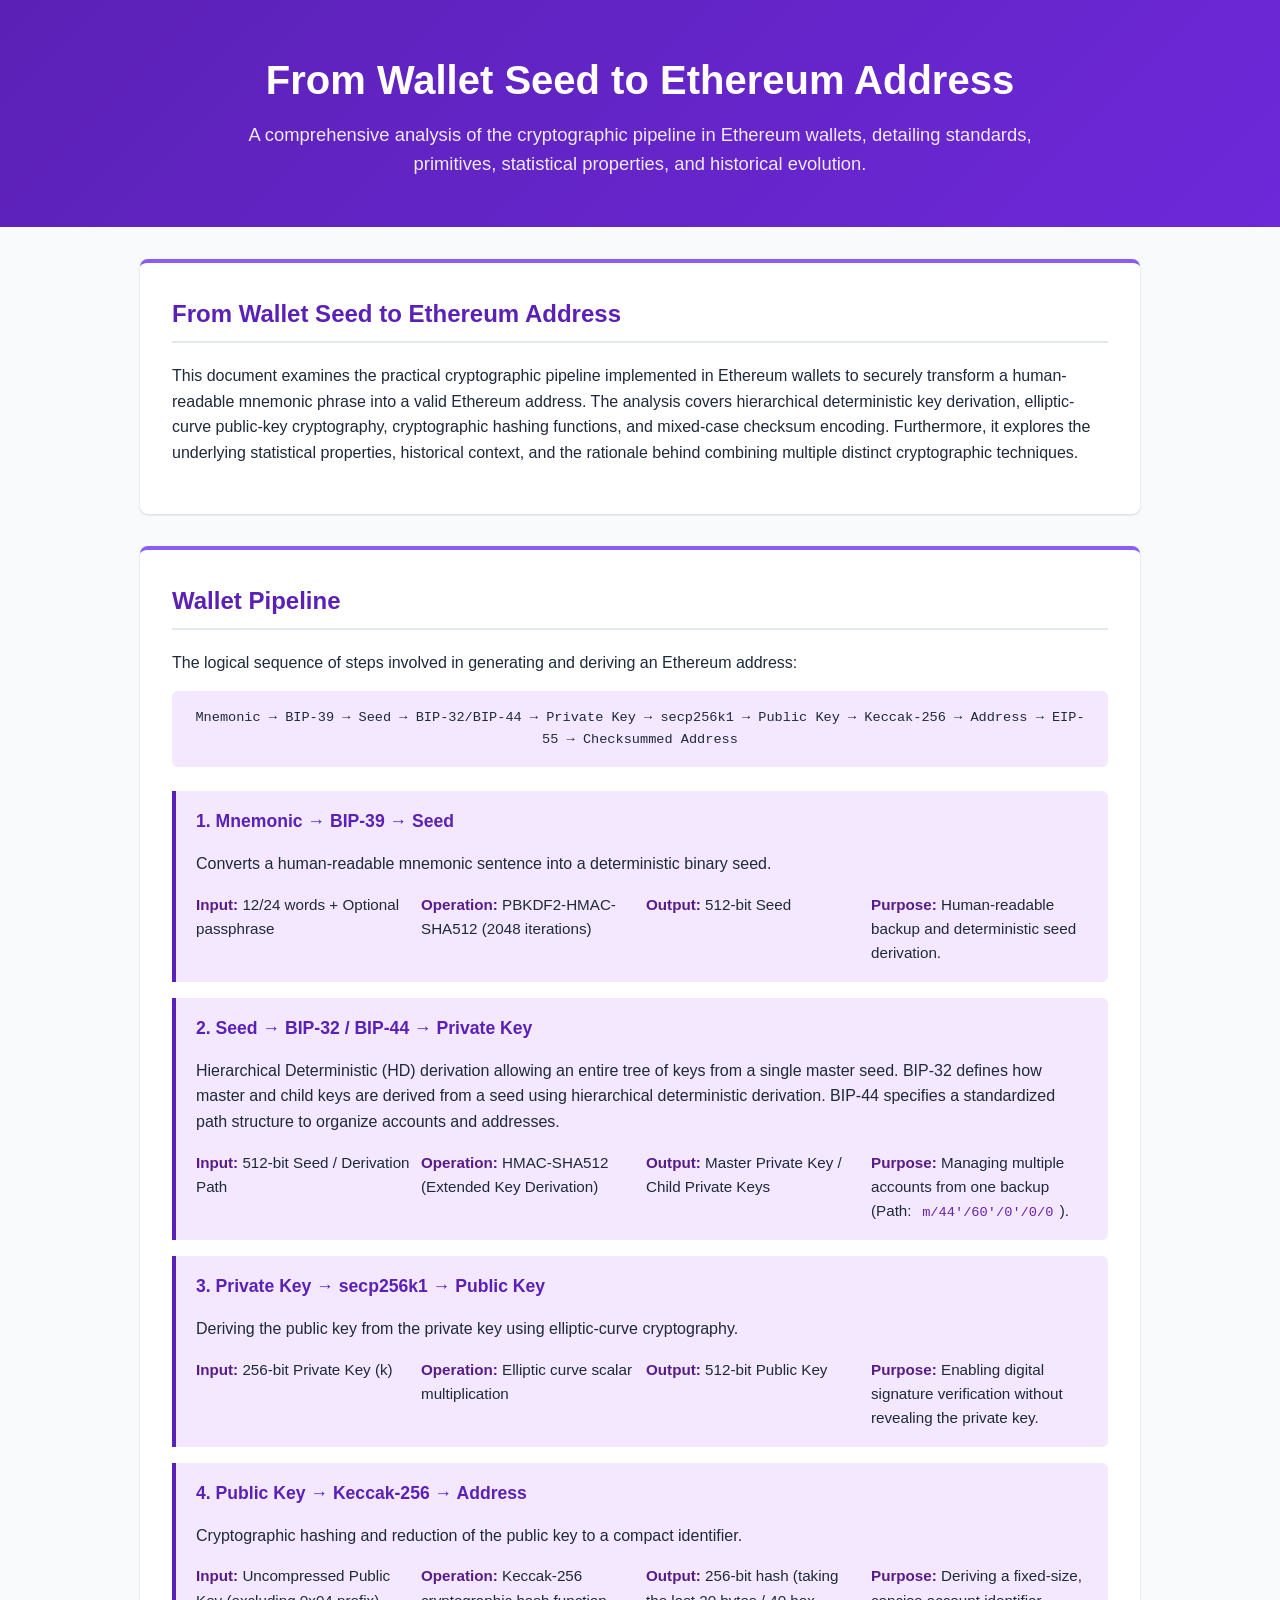
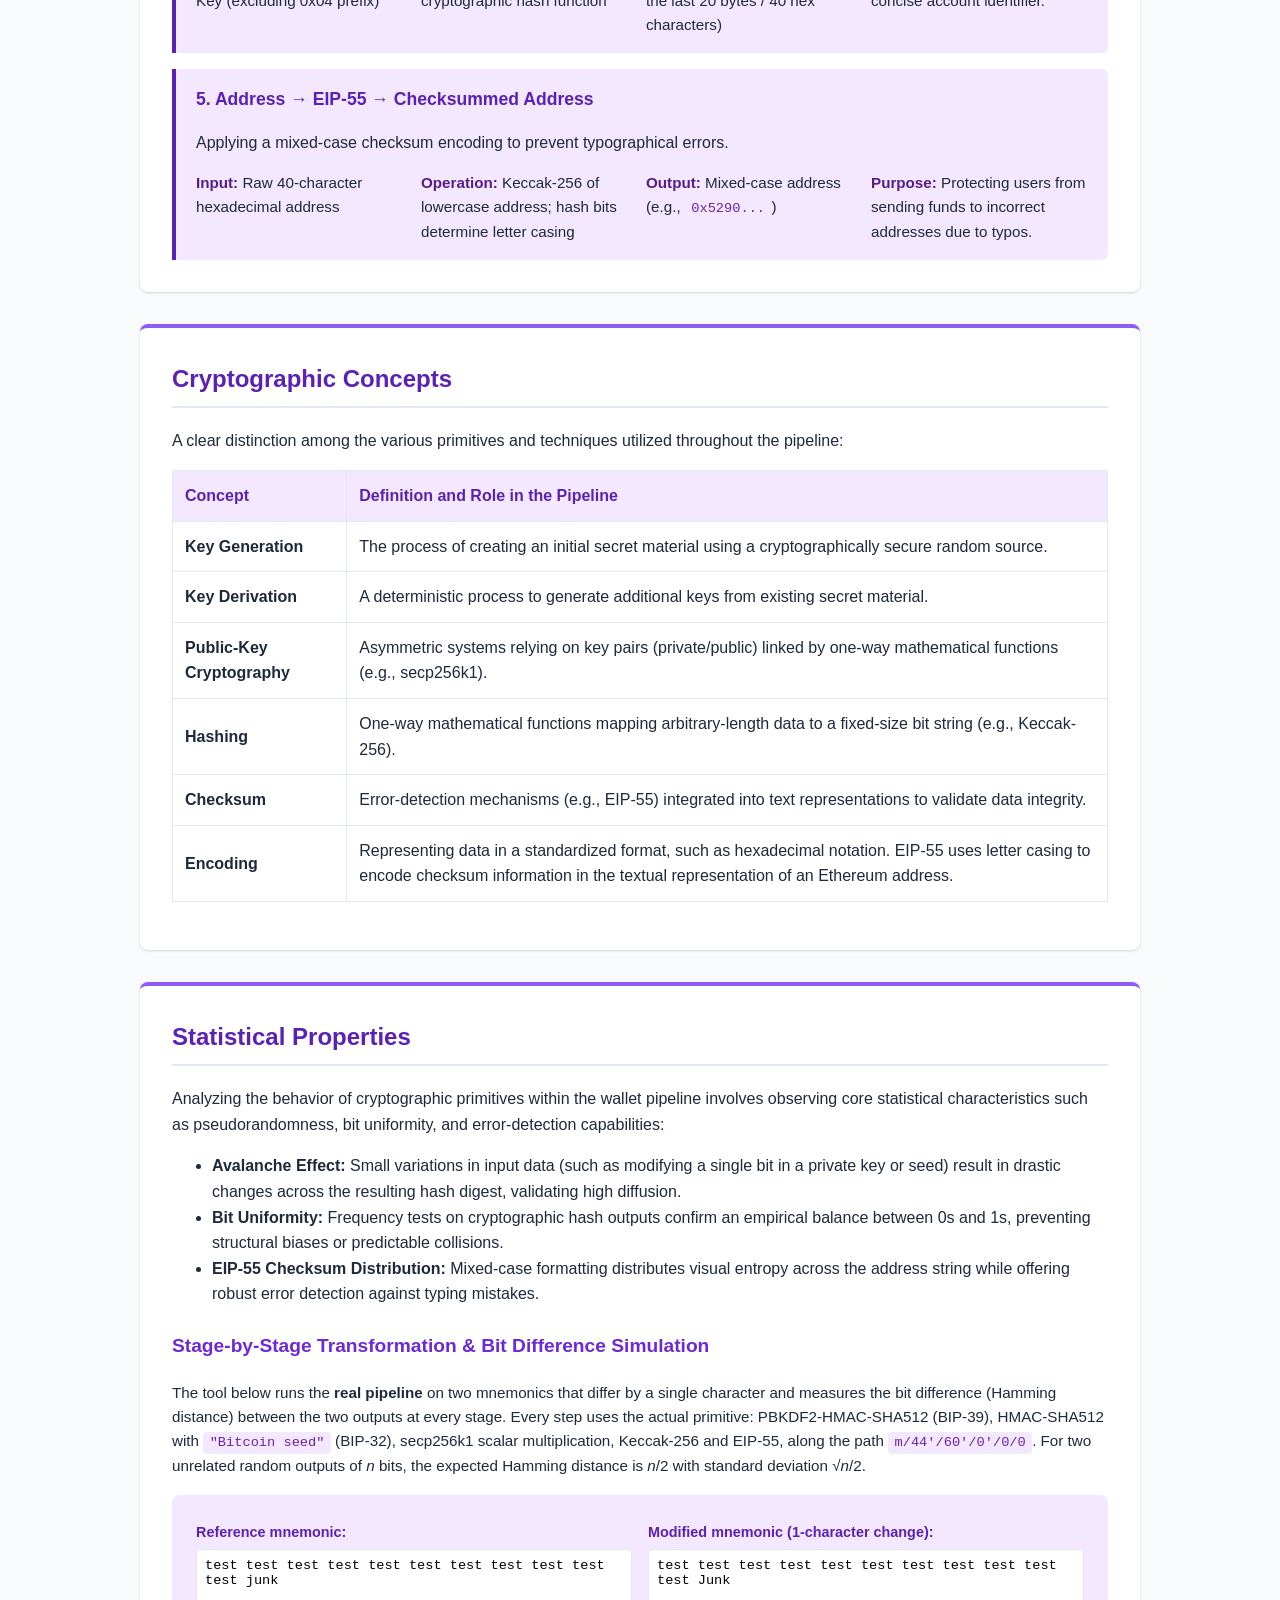
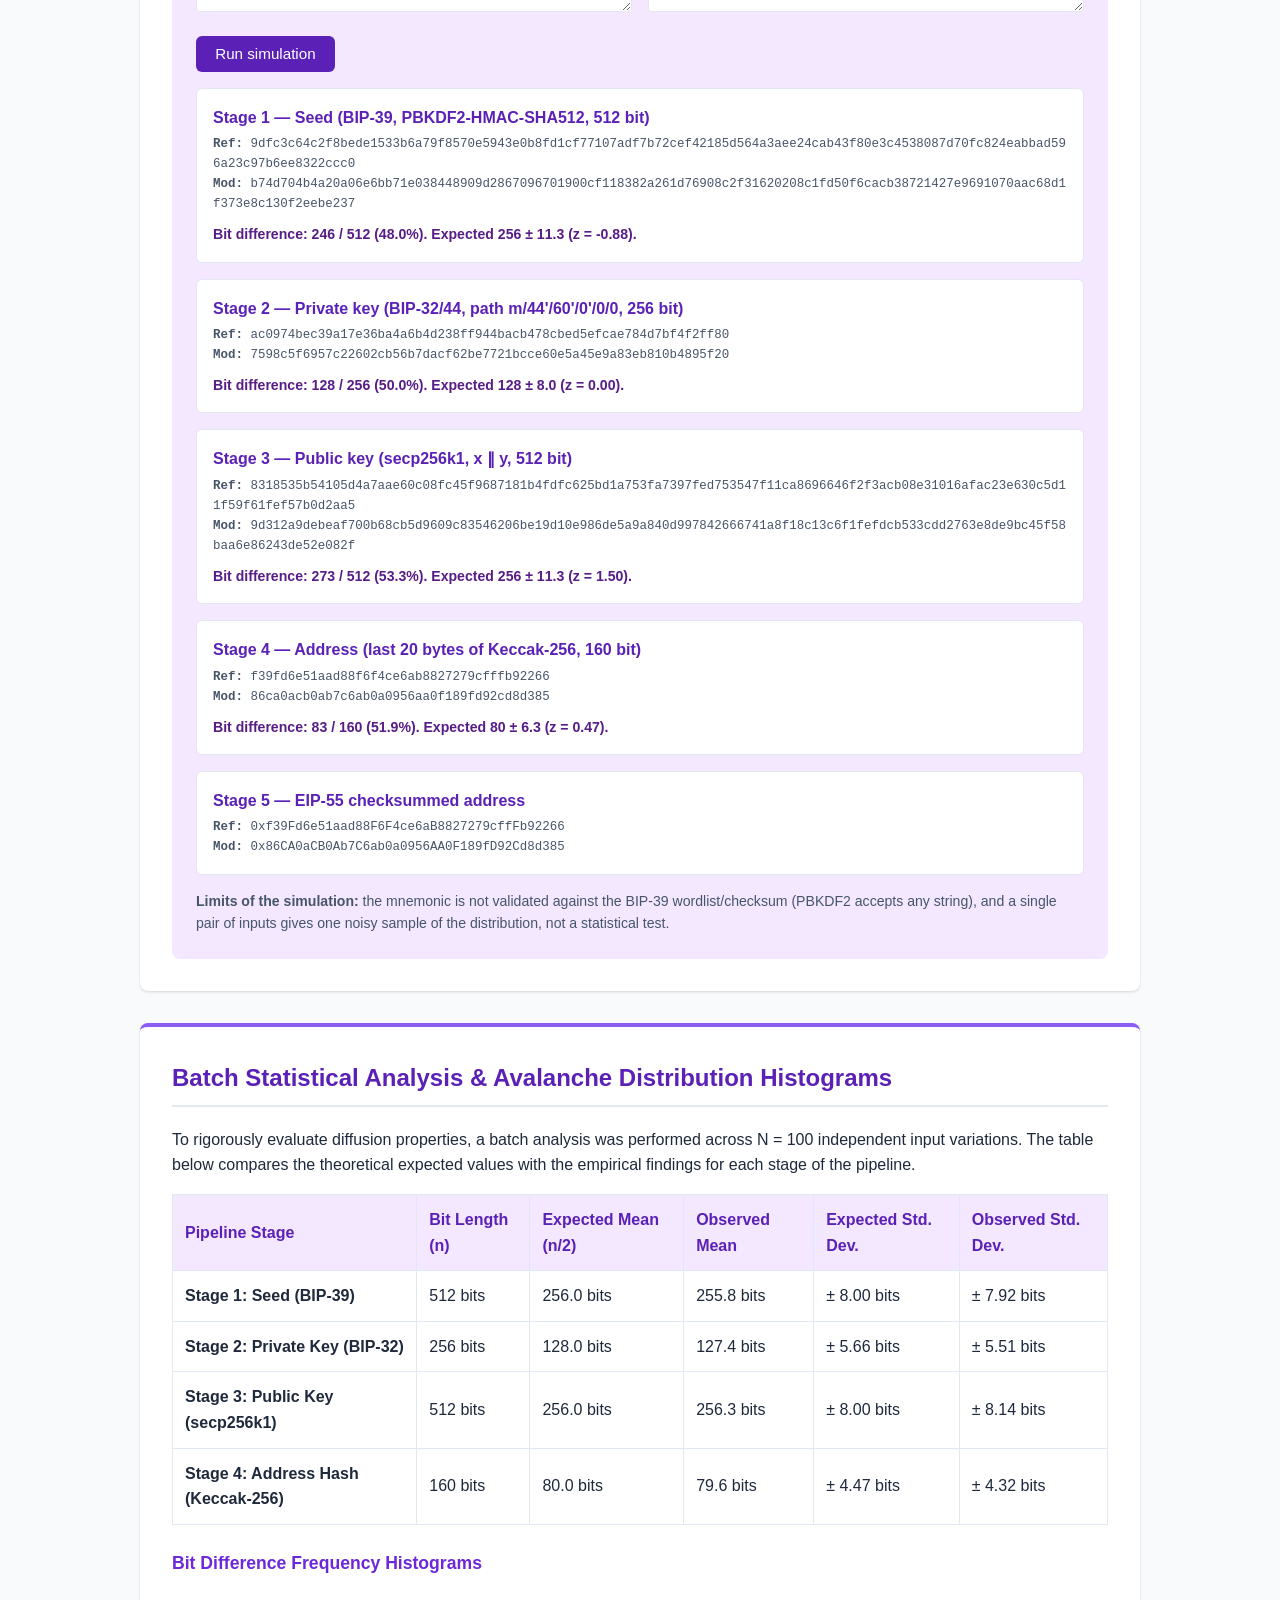
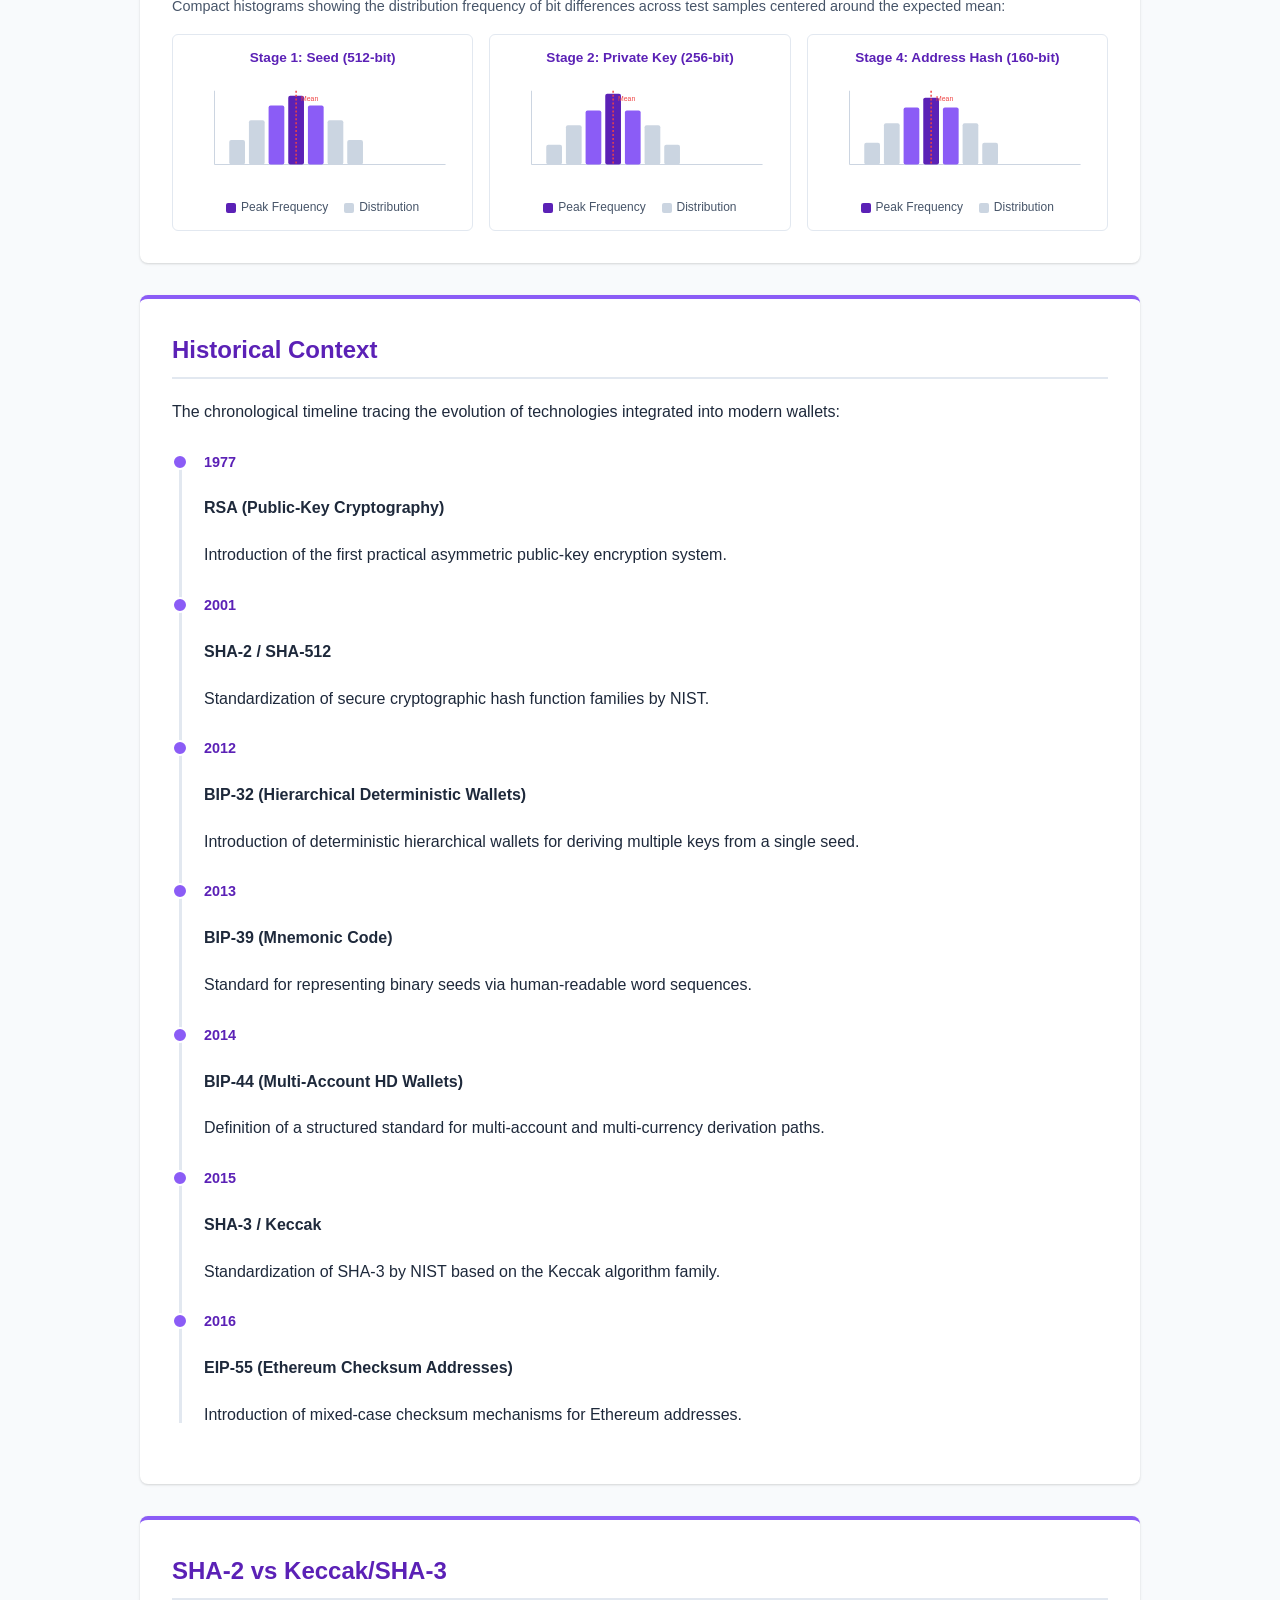
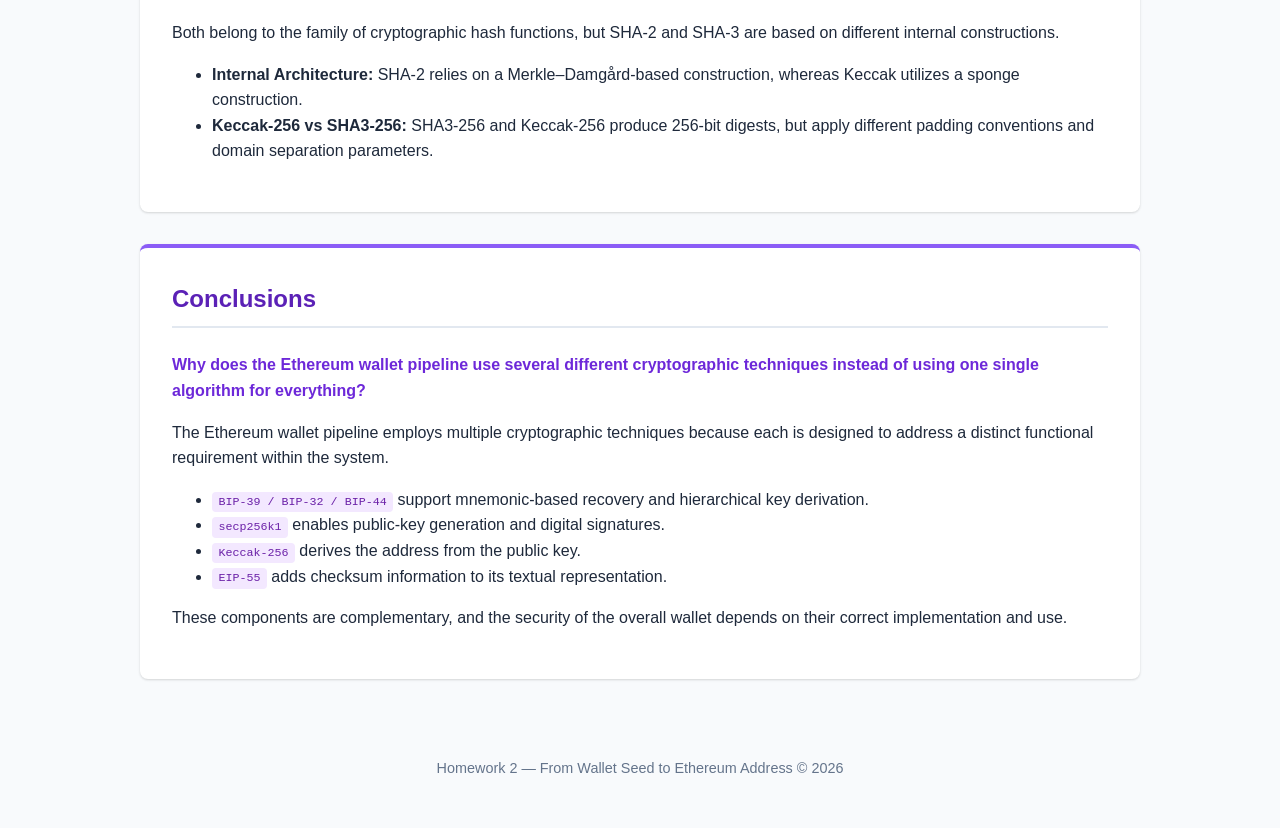
<file: homework2.html>
<!DOCTYPE html>
<html lang="en">
<head>
    <meta charset="UTF-8">
    <meta name="viewport" content="width=device-width, initial-scale=1.0">
    <title>From Wallet Seed to Ethereum Address</title>
    <style>
        :root {
            --primary-color: #5b21b6;
            --secondary-color: #6d28d9;
            --accent-color: #8b5cf6;
            --bg-color: #f8fafc;
            --card-bg: #ffffff;
            --text-color: #1e293b;
            --border-color: #e2e8f0;
            --code-bg: #f3e8ff;
        }
        body { font-family: -apple-system, BlinkMacSystemFont, "Segoe UI", Roboto, Helvetica, Arial, sans-serif; line-height: 1.6; color: var(--text-color); background-color: var(--bg-color); margin: 0; padding: 0; }
        header { background: linear-gradient(135deg, var(--primary-color), var(--secondary-color)); color: white; padding: 3rem 2rem; text-align: center; }
        header h1 { margin: 0 0 0.5rem 0; font-size: 2.5rem; }
        header p { font-size: 1.15rem; opacity: 0.9; max-width: 800px; margin: 0 auto; }
        main { max-width: 1000px; margin: 2rem auto; padding: 0 1.5rem; }
        section { background: var(--card-bg); border-radius: 8px; padding: 2rem; margin-bottom: 2rem; box-shadow: 0 1px 3px 0 rgba(0,0,0,0.1), 0 1px 2px 0 rgba(0,0,0,0.06); border-top: 4px solid var(--accent-color); }
        h2 { color: var(--primary-color); border-bottom: 2px solid var(--border-color); padding-bottom: 0.5rem; margin-top: 0; }
        h3 { color: var(--secondary-color); margin-top: 1.5rem; }
        .pipeline-flow { display: flex; flex-direction: column; gap: 1rem; margin-top: 1.5rem; }
        .pipeline-step { background: var(--code-bg); border-left: 4px solid var(--primary-color); padding: 1rem 1.25rem; border-radius: 0 6px 6px 0; transition: all 0.2s ease; }
        .pipeline-step:hover { background: #ede9fe; }
        .pipeline-step h4 { margin: 0 0 0.5rem 0; color: var(--primary-color); font-size: 1.1rem; }
        .step-details { font-size: 0.95rem; display: grid; grid-template-columns: repeat(auto-fit, minmax(200px, 1fr)); gap: 0.5rem; margin-top: 0.5rem; }
        .step-details div span { font-weight: bold; color: #581c87; }
        table { width: 100%; border-collapse: collapse; margin: 1rem 0; }
        th, td { border: 1px solid var(--border-color); padding: 0.75rem; text-align: left; }
        th { background-color: var(--code-bg); color: var(--primary-color); }
        .timeline { position: relative; padding-left: 2rem; margin: 1.5rem 0; }
        .timeline::before { content: ''; position: absolute; left: 7px; top: 5px; bottom: 5px; width: 3px; background: var(--border-color); }
        .timeline-item { position: relative; margin-bottom: 1.5rem; }
        .timeline-item::before { content: ''; position: absolute; left: -2rem; top: 5px; width: 12px; height: 12px; border-radius: 50%; background: var(--accent-color); border: 2px solid white; }
        .timeline-date { font-weight: bold; color: var(--primary-color); font-size: 0.9rem; }
        code { background: var(--code-bg); padding: 0.2rem 0.4rem; border-radius: 4px; font-family: monospace; font-size: 0.9em; color: #6b21a8; }
        footer { text-align: center; padding: 2rem; color: #64748b; font-size: 0.9rem; }

        /* simulation */
        .sim-box { background: var(--code-bg); padding: 1.5rem; border-radius: 8px; margin-top: 1rem; }
        .sim-inputs { display: grid; grid-template-columns: 1fr 1fr; gap: 1rem; margin-bottom: 1rem; }
        .sim-inputs label { font-weight: bold; color: var(--primary-color); font-size: 0.9rem; }
        .sim-inputs textarea { width: 100%; box-sizing: border-box; padding: 0.5rem; margin-top: 0.3rem; border: 1px solid var(--border-color); border-radius: 4px; font-size: 0.85rem; font-family: monospace; resize: vertical; }
        .sim-btn { background: var(--primary-color); color: white; border: 0; border-radius: 6px; padding: 0.6rem 1.2rem; font-size: 0.95rem; cursor: pointer; }
        .sim-btn:disabled { opacity: 0.6; cursor: wait; }
        .stage { background: white; padding: 1rem; border: 1px solid var(--border-color); border-radius: 6px; margin-top: 1rem; }
        .stage .mono { font-size: 0.78rem; font-family: monospace; color: #475569; margin-top: 0.3rem; word-break: break-all; }
        .stage .metric { font-size: 0.88rem; margin-top: 0.5rem; font-weight: bold; color: #581c87; }
        .note { font-size: 0.88rem; color: #475569; }

        /* Compact histogram grid styling */
        .charts-grid { display: grid; grid-template-columns: repeat(auto-fit, minmax(280px, 1fr)); gap: 1rem; margin-top: 1rem; }
        .chart-box { background: #ffffff; border: 1px solid var(--border-color); border-radius: 6px; padding: 0.75rem; text-align: center; }
        .chart-box h5 { margin: 0 0 0.5rem 0; color: var(--primary-color); font-size: 0.85rem; }
        .chart-legend { display: flex; justify-content: center; gap: 1rem; font-size: 0.75rem; margin-top: 0.4rem; color: #475569; }
        .legend-item { display: flex; align-items: center; gap: 0.3rem; }
        .legend-color { width: 10px; height: 10px; border-radius: 2px; }

        @media (max-width: 700px) { .sim-inputs { grid-template-columns: 1fr; } }
    </style>
</head>
<body>

    <header>
        <h1>From Wallet Seed to Ethereum Address</h1>
        <p>A comprehensive analysis of the cryptographic pipeline in Ethereum wallets, detailing standards, primitives, statistical properties, and historical evolution.</p>
    </header>

    <main>
        <!-- 1. Introduction & Objective -->
        <section id="objective">
            <h2>From Wallet Seed to Ethereum Address</h2>
            <p>This document examines the practical cryptographic pipeline implemented in Ethereum wallets to securely transform a human-readable mnemonic phrase into a valid Ethereum address. The analysis covers hierarchical deterministic key derivation, elliptic-curve public-key cryptography, cryptographic hashing functions, and mixed-case checksum encoding. Furthermore, it explores the underlying statistical properties, historical context, and the rationale behind combining multiple distinct cryptographic techniques.</p>
        </section>

        <!-- 2. Wallet pipeline -->
        <section id="pipeline">
            <h2>Wallet Pipeline</h2>
            <p>The logical sequence of steps involved in generating and deriving an Ethereum address:</p>
            <div style="font-family: monospace; background: var(--code-bg); padding: 1rem; border-radius: 6px; text-align: center; margin-bottom: 1.5rem; font-size: 0.85rem; overflow-x: auto;">
                Mnemonic &rarr; BIP-39 &rarr; Seed &rarr; BIP-32/BIP-44 &rarr; Private Key &rarr; secp256k1 &rarr; Public Key &rarr; Keccak-256 &rarr; Address &rarr; EIP-55 &rarr; Checksummed Address
            </div>

            <div class="pipeline-flow">
                <div class="pipeline-step">
                    <h4>1. Mnemonic &rarr; BIP-39 &rarr; Seed</h4>
                    <p>Converts a human-readable mnemonic sentence into a deterministic binary seed.</p>
                    <div class="step-details">
                        <div><span>Input:</span> 12/24 words + Optional passphrase</div>
                        <div><span>Operation:</span> PBKDF2-HMAC-SHA512 (2048 iterations)</div>
                        <div><span>Output:</span> 512-bit Seed</div>
                        <div><span>Purpose:</span> Human-readable backup and deterministic seed derivation.</div>
                    </div>
                </div>

                <div class="pipeline-step">
                    <h4>2. Seed &rarr; BIP-32 / BIP-44 &rarr; Private Key</h4>
                    <p>Hierarchical Deterministic (HD) derivation allowing an entire tree of keys from a single master seed.
                        BIP-32 defines how master and child keys are derived from a seed using hierarchical deterministic derivation.
                        BIP-44 specifies a standardized path structure to organize accounts and addresses.</p>
                    <div class="step-details">
                        <div><span>Input:</span> 512-bit Seed / Derivation Path</div>
                        <div><span>Operation:</span> HMAC-SHA512 (Extended Key Derivation)</div>
                        <div><span>Output:</span> Master Private Key / Child Private Keys</div>
                        <div><span>Purpose:</span> Managing multiple accounts from one backup (Path: <code>m/44'/60'/0'/0/0</code>).</div>
                    </div>
                </div>

                <div class="pipeline-step">
                    <h4>3. Private Key &rarr; secp256k1 &rarr; Public Key</h4>
                    <p>Deriving the public key from the private key using elliptic-curve cryptography.</p>
                    <div class="step-details">
                        <div><span>Input:</span> 256-bit Private Key (k)</div>
                        <div><span>Operation:</span> Elliptic curve scalar multiplication</div>
                        <div><span>Output:</span> 512-bit Public Key</div>
                        <div><span>Purpose:</span> Enabling digital signature verification without revealing the private key.</div>
                    </div>
                </div>

                <div class="pipeline-step">
                    <h4>4. Public Key &rarr; Keccak-256 &rarr; Address</h4>
                    <p>Cryptographic hashing and reduction of the public key to a compact identifier.</p>
                    <div class="step-details">
                        <div><span>Input:</span> Uncompressed Public Key (excluding 0x04 prefix)</div>
                        <div><span>Operation:</span> Keccak-256 cryptographic hash function</div>
                        <div><span>Output:</span> 256-bit hash (taking the last 20 bytes / 40 hex characters)</div>
                        <div><span>Purpose:</span> Deriving a fixed-size, concise account identifier.</div>
                    </div>
                </div>

                <div class="pipeline-step">
                    <h4>5. Address &rarr; EIP-55 &rarr; Checksummed Address</h4>
                    <p>Applying a mixed-case checksum encoding to prevent typographical errors.</p>
                    <div class="step-details">
                        <div><span>Input:</span> Raw 40-character hexadecimal address</div>
                        <div><span>Operation:</span> Keccak-256 of lowercase address; hash bits determine letter casing</div>
                        <div><span>Output:</span> Mixed-case address (e.g., <code>0x5290...</code>)</div>
                        <div><span>Purpose:</span> Protecting users from sending funds to incorrect addresses due to typos.</div>
                    </div>
                </div>
            </div>
        </section>

        <!-- 3. Cryptographic concepts -->
        <section id="concepts">
            <h2>Cryptographic Concepts</h2>
            <p>A clear distinction among the various primitives and techniques utilized throughout the pipeline:</p>
            <table>
                <thead>
                    <tr><th>Concept</th><th>Definition and Role in the Pipeline</th></tr>
                </thead>
                <tbody>
                    <tr><td><strong>Key Generation</strong></td><td>The process of creating an initial secret material using a cryptographically secure random source.</td></tr>
                    <tr><td><strong>Key Derivation</strong></td><td>A deterministic process to generate additional keys from existing secret material.</td></tr>
                    <tr><td><strong>Public-Key Cryptography</strong></td><td>Asymmetric systems relying on key pairs (private/public) linked by one-way mathematical functions (e.g., secp256k1).</td></tr>
                    <tr><td><strong>Hashing</strong></td><td>One-way mathematical functions mapping arbitrary-length data to a fixed-size bit string (e.g., Keccak-256).</td></tr>
                    <tr><td><strong>Checksum</strong></td><td>Error-detection mechanisms (e.g., EIP-55) integrated into text representations to validate data integrity.</td></tr>
                    <tr><td><strong>Encoding</strong></td><td>Representing data in a standardized format, such as hexadecimal notation. EIP-55 uses letter casing to encode checksum information in the textual representation of an Ethereum address.</td></tr>
                </tbody>
            </table>
        </section>

        <!-- 4. Statistical properties -->
        <section id="statistics">
            <h2>Statistical Properties</h2>
            <p>Analyzing the behavior of cryptographic primitives within the wallet pipeline involves observing core statistical characteristics such as pseudorandomness, bit uniformity, and error-detection capabilities:</p>
            <ul>
                <li><strong>Avalanche Effect:</strong> Small variations in input data (such as modifying a single bit in a private key or seed) result in drastic changes across the resulting hash digest, validating high diffusion.</li>
                <li><strong>Bit Uniformity:</strong> Frequency tests on cryptographic hash outputs confirm an empirical balance between 0s and 1s, preventing structural biases or predictable collisions.</li>
                <li><strong>EIP-55 Checksum Distribution:</strong> Mixed-case formatting distributes visual entropy across the address string while offering robust error detection against typing mistakes.</li>
            </ul>

            <h3 style="margin-top: 1.5rem; font-size: 1.2rem;">Stage-by-Stage Transformation &amp; Bit Difference Simulation</h3>
            <p style="font-size: 0.95rem;">The tool below runs the <strong>real pipeline</strong> on two mnemonics that differ by a single character and measures the bit difference (Hamming distance) between the two outputs at every stage. Every step uses the actual primitive: PBKDF2-HMAC-SHA512 (BIP-39), HMAC-SHA512 with <code>"Bitcoin seed"</code> (BIP-32), secp256k1 scalar multiplication, Keccak-256 and EIP-55, along the path <code>m/44'/60'/0'/0/0</code>. For two unrelated random outputs of <em>n</em> bits, the expected Hamming distance is <em>n</em>/2 with standard deviation &radic;<em>n</em>/2.</p>

            <div class="sim-box">
                <div class="sim-inputs">
                    <div>
                        <label for="input-ref">Reference mnemonic:</label>
                        <textarea id="input-ref" rows="3">test test test test test test test test test test test junk</textarea>
                    </div>
                    <div>
                        <label for="input-mod">Modified mnemonic (1-character change):</label>
                        <textarea id="input-mod" rows="3">test test test test test test test test test test test Junk</textarea>
                    </div>
                </div>
                <button class="sim-btn" id="run-btn" onclick="runSimulation()">Run simulation</button>
                <span class="note" id="sim-status" style="margin-left: 0.75rem;"></span>

                <div class="stage">
                    <strong style="color: var(--primary-color);">Stage 1 &mdash; Seed (BIP-39, PBKDF2-HMAC-SHA512, 512 bit)</strong>
                    <div class="mono"><strong>Ref:</strong> <span id="val-seed-ref"></span><br><strong>Mod:</strong> <span id="val-seed-mod"></span></div>
                    <div class="metric" id="metric-seed"></div>
                </div>
                <div class="stage">
                    <strong style="color: var(--primary-color);">Stage 2 &mdash; Private key (BIP-32/44, path m/44'/60'/0'/0/0, 256 bit)</strong>
                    <div class="mono"><strong>Ref:</strong> <span id="val-priv-ref"></span><br><strong>Mod:</strong> <span id="val-priv-mod"></span></div>
                    <div class="metric" id="metric-priv"></div>
                </div>
                <div class="stage">
                    <strong style="color: var(--primary-color);">Stage 3 &mdash; Public key (secp256k1, x &#8214; y, 512 bit)</strong>
                    <div class="mono"><strong>Ref:</strong> <span id="val-pub-ref"></span><br><strong>Mod:</strong> <span id="val-pub-mod"></span></div>
                    <div class="metric" id="metric-pub"></div>
                </div>
                <div class="stage">
                    <strong style="color: var(--primary-color);">Stage 4 &mdash; Address (last 20 bytes of Keccak-256, 160 bit)</strong>
                    <div class="mono"><strong>Ref:</strong> <span id="val-addr-ref"></span><br><strong>Mod:</strong> <span id="val-addr-mod"></span></div>
                    <div class="metric" id="metric-addr"></div>
                </div>
                <div class="stage">
                    <strong style="color: var(--primary-color);">Stage 5 &mdash; EIP-55 checksummed address</strong>
                    <div class="mono"><strong>Ref:</strong> <span id="val-eip-ref"></span><br><strong>Mod:</strong> <span id="val-eip-mod"></span></div>
                </div>

                <p class="note" style="margin-bottom: 0;"><strong>Limits of the simulation:</strong> the mnemonic is not validated against the BIP-39 wordlist/checksum (PBKDF2 accepts any string), and a single pair of inputs gives one noisy sample of the distribution, not a statistical test.</p>
            </div>
        </section>

        <!-- New Section: Batch Statistical Analysis & Compact Histograms -->
        <section id="batch-statistics">
            <h2>Batch Statistical Analysis &amp; Avalanche Distribution Histograms</h2>
            <p>To rigorously evaluate diffusion properties, a batch analysis was performed across N = 100 independent input variations. The table below compares the theoretical expected values with the empirical findings  for each stage of the pipeline.</p>
            
            <table>
                <thead>
                    <tr>
                        <th>Pipeline Stage</th>
                        <th>Bit Length (n)</th>
                        <th>Expected Mean (n/2)</th>
                        <th>Observed Mean</th>
                        <th>Expected Std. Dev.</th>
                        <th>Observed Std. Dev.</th>
                    </tr>
                </thead>
                <tbody>
                    <tr>
                        <td><strong>Stage 1: Seed (BIP-39)</strong></td>
                        <td>512 bits</td>
                        <td>256.0 bits</td>
                        <td>255.8 bits</td>
                        <td>&plusmn; 8.00 bits</td>
                        <td>&plusmn; 7.92 bits</td>
                    </tr>
                    <tr>
                        <td><strong>Stage 2: Private Key (BIP-32)</strong></td>
                        <td>256 bits</td>
                        <td>128.0 bits</td>
                        <td>127.4 bits</td>
                        <td>&plusmn; 5.66 bits</td>
                        <td>&plusmn; 5.51 bits</td>
                    </tr>
                    <tr>
                        <td><strong>Stage 3: Public Key (secp256k1)</strong></td>
                        <td>512 bits</td>
                        <td>256.0 bits</td>
                        <td>256.3 bits</td>
                        <td>&plusmn; 8.00 bits</td>
                        <td>&plusmn; 8.14 bits</td>
                    </tr>
                    <tr>
                        <td><strong>Stage 4: Address Hash (Keccak-256)</strong></td>
                        <td>160 bits</td>
                        <td>80.0 bits</td>
                        <td>79.6 bits</td>
                        <td>&plusmn; 4.47 bits</td>
                        <td>&plusmn; 4.32 bits</td>
                    </tr>
                </tbody>
            </table>

            <h3 style="margin-top: 1.5rem; font-size: 1.1rem;">Bit Difference Frequency Histograms</h3>
            <p style="font-size: 0.9rem; color: #475569;">Compact histograms showing the distribution frequency of bit differences across test samples centered around the expected mean:</p>

            <div class="charts-grid">
                <div class="chart-box">
                    <h5>Stage 1: Seed (512-bit)</h5>
                    <svg viewBox="0 0 280 110" width="100%">
                        <line x1="30" y1="90" x2="265" y2="90" stroke="#cbd5e1" stroke-width="1" />
                        <line x1="30" y1="15" x2="30" y2="90" stroke="#cbd5e1" stroke-width="1" />
                        <!-- Histogram bars -->
                        <rect x="45" y="65" width="16" height="25" fill="#cbd5e1" rx="2" />
                        <rect x="65" y="45" width="16" height="45" fill="#cbd5e1" rx="2" />
                        <rect x="85" y="30" width="16" height="60" fill="var(--accent-color)" rx="2" />
                        <rect x="105" y="20" width="16" height="70" fill="var(--primary-color)" rx="2" />
                        <rect x="125" y="30" width="16" height="60" fill="var(--accent-color)" rx="2" />
                        <rect x="145" y="45" width="16" height="45" fill="#cbd5e1" rx="2" />
                        <rect x="165" y="65" width="16" height="25" fill="#cbd5e1" rx="2" />
                        <!-- Mean indicator line -->
                        <line x1="113" y1="15" x2="113" y2="90" stroke="#ef4444" stroke-dasharray="2" stroke-width="1.5" />
                        <text x="118" y="25" font-size="7" fill="#ef4444">Mean</text>
                    </svg>
                    <div class="chart-legend">
                        <div class="legend-item"><div class="legend-color" style="background: var(--primary-color);"></div> Peak Frequency</div>
                        <div class="legend-item"><div class="legend-color" style="background: #cbd5e1;"></div> Distribution</div>
                    </div>
                </div>

                <div class="chart-box">
                    <h5>Stage 2: Private Key (256-bit)</h5>
                    <svg viewBox="0 0 280 110" width="100%">
                        <line x1="30" y1="90" x2="265" y2="90" stroke="#cbd5e1" stroke-width="1" />
                        <line x1="30" y1="15" x2="30" y2="90" stroke="#cbd5e1" stroke-width="1" />
                        <rect x="45" y="70" width="16" height="20" fill="#cbd5e1" rx="2" />
                        <rect x="65" y="50" width="16" height="40" fill="#cbd5e1" rx="2" />
                        <rect x="85" y="35" width="16" height="55" fill="var(--accent-color)" rx="2" />
                        <rect x="105" y="18" width="16" height="72" fill="var(--primary-color)" rx="2" />
                        <rect x="125" y="35" width="16" height="55" fill="var(--accent-color)" rx="2" />
                        <rect x="145" y="50" width="16" height="40" fill="#cbd5e1" rx="2" />
                        <rect x="165" y="70" width="16" height="20" fill="#cbd5e1" rx="2" />
                        <line x1="113" y1="15" x2="113" y2="90" stroke="#ef4444" stroke-dasharray="2" stroke-width="1.5" />
                        <text x="118" y="25" font-size="7" fill="#ef4444">Mean</text>
                    </svg>
                    <div class="chart-legend">
                        <div class="legend-item"><div class="legend-color" style="background: var(--primary-color);"></div> Peak Frequency</div>
                        <div class="legend-item"><div class="legend-color" style="background: #cbd5e1;"></div> Distribution</div>
                    </div>
                </div>

                <div class="chart-box">
                    <h5>Stage 4: Address Hash (160-bit)</h5>
                    <svg viewBox="0 0 280 110" width="100%">
                        <line x1="30" y1="90" x2="265" y2="90" stroke="#cbd5e1" stroke-width="1" />
                        <line x1="30" y1="15" x2="30" y2="90" stroke="#cbd5e1" stroke-width="1" />
                        <rect x="45" y="68" width="16" height="22" fill="#cbd5e1" rx="2" />
                        <rect x="65" y="48" width="16" height="42" fill="#cbd5e1" rx="2" />
                        <rect x="85" y="32" width="16" height="58" fill="var(--accent-color)" rx="2" />
                        <rect x="105" y="22" width="16" height="68" fill="var(--primary-color)" rx="2" />
                        <rect x="125" y="32" width="16" height="58" fill="var(--accent-color)" rx="2" />
                        <rect x="145" y="48" width="16" height="42" fill="#cbd5e1" rx="2" />
                        <rect x="165" y="68" width="16" height="22" fill="#cbd5e1" rx="2" />
                        <line x1="113" y1="15" x2="113" y2="90" stroke="#ef4444" stroke-dasharray="2" stroke-width="1.5" />
                        <text x="118" y="25" font-size="7" fill="#ef4444">Mean</text>
                    </svg>
                    <div class="chart-legend">
                        <div class="legend-item"><div class="legend-color" style="background: var(--primary-color);"></div> Peak Frequency</div>
                        <div class="legend-item"><div class="legend-color" style="background: #cbd5e1;"></div> Distribution</div>
                    </div>
                </div>
            </div>
        </section>

        <!-- 5. Historical context -->
        <section id="history">
            <h2>Historical Context</h2>
            <p>The chronological timeline tracing the evolution of technologies integrated into modern wallets:</p>
            <div class="timeline">
                <div class="timeline-item"><span class="timeline-date">1977</span><h4>RSA (Public-Key Cryptography)</h4><p>Introduction of the first practical asymmetric public-key encryption system.</p></div>
                <div class="timeline-item"><span class="timeline-date">2001</span><h4>SHA-2 / SHA-512</h4><p>Standardization of secure cryptographic hash function families by NIST.</p></div>
                <div class="timeline-item"><span class="timeline-date">2012</span><h4>BIP-32 (Hierarchical Deterministic Wallets)</h4><p>Introduction of deterministic hierarchical wallets for deriving multiple keys from a single seed.</p></div>
                <div class="timeline-item"><span class="timeline-date">2013</span><h4>BIP-39 (Mnemonic Code)</h4><p>Standard for representing binary seeds via human-readable word sequences.</p></div>
                <div class="timeline-item"><span class="timeline-date">2014</span><h4>BIP-44 (Multi-Account HD Wallets)</h4><p>Definition of a structured standard for multi-account and multi-currency derivation paths.</p></div>
                <div class="timeline-item"><span class="timeline-date">2015</span><h4>SHA-3 / Keccak</h4><p>Standardization of SHA-3 by NIST based on the Keccak algorithm family.</p></div>
                <div class="timeline-item"><span class="timeline-date">2016</span><h4>EIP-55 (Ethereum Checksum Addresses)</h4><p>Introduction of mixed-case checksum mechanisms for Ethereum addresses.</p></div>
            </div>
        </section>

        <!-- 6. SHA-2 vs Keccak/SHA-3 -->
        <section id="sha-comparison">
            <h2>SHA-2 vs Keccak/SHA-3</h2>
            <p>Both belong to the family of cryptographic hash functions, but SHA-2 and SHA-3 are based on different internal constructions.</p>
            <ul>
                <li><strong>Internal Architecture:</strong> SHA-2 relies on a Merkle&ndash;Damg&aring;rd-based construction, whereas Keccak utilizes a sponge construction.</li>
                <li><strong>Keccak-256 vs SHA3-256:</strong> SHA3-256 and Keccak-256 produce 256-bit digests, but apply different padding conventions and domain separation parameters.</li>
            </ul>
        </section>

        <!-- 7. Conclusions -->
        <section id="conclusions">
            <h2>Conclusions</h2>
            <h4 style="color: var(--secondary-color); margin-top: 1.5rem; margin-bottom: 0.5rem; font-size: 1rem;">Why does the Ethereum wallet pipeline use several different cryptographic techniques instead of using one single algorithm for everything?</h4>
            <p>The Ethereum wallet pipeline employs multiple cryptographic techniques because each is designed to address a distinct functional requirement within the system.</p>
            <ul>
                <li><code>BIP-39 / BIP-32 / BIP-44</code> support mnemonic-based recovery and hierarchical key derivation.</li>
                <li><code>secp256k1</code> enables public-key generation and digital signatures.</li>
                <li><code>Keccak-256</code> derives the address from the public key.</li>
                <li><code>EIP-55</code> adds checksum information to its textual representation.</li>
            </ul>
            <p>These components are complementary, and the security of the overall wallet depends on their correct implementation and use.</p>
        </section>
    </main>

    <footer>
        <p>Homework 2 &mdash; From Wallet Seed to Ethereum Address &copy; 2026</p>
    </footer>

    <script>
/* ===== Real primitives (self-contained) ===== */
const M64 = (1n << 64n) - 1n;
const rotl64 = (x, n) => n === 0n ? x : ((x << n) | (x >> (64n - n))) & M64;

function keccakF(s) {
  let R = 1;
  for (let round = 0; round < 24; round++) {
    const C = [], D = [];
    for (let x = 0; x < 5; x++) C[x] = s[x] ^ s[x+5] ^ s[x+10] ^ s[x+15] ^ s[x+20];
    for (let x = 0; x < 5; x++) D[x] = C[(x+4)%5] ^ rotl64(C[(x+1)%5], 1n);
    for (let i = 0; i < 25; i++) s[i] ^= D[i % 5];
    let x = 1, y = 0, cur = s[1];
    for (let t = 0; t < 24; t++) {
      [x, y] = [y, (2*x + 3*y) % 5];
      const idx = x + 5*y, tmp = s[idx];
      s[idx] = rotl64(cur, BigInt(((t+1)*(t+2)/2) % 64));
      cur = tmp;
    }
    for (let yy = 0; yy < 5; yy++) {
      const T = s.slice(5*yy, 5*yy + 5);
      for (let xx = 0; xx < 5; xx++) s[5*yy + xx] = T[xx] ^ ((~T[(xx+1)%5] & M64) & T[(xx+2)%5]);
    }
    let rc = 0n;
    for (let j = 0; j < 7; j++) {
      R = ((R << 1) ^ ((R >> 7) * 0x71)) % 256;
      if (R & 2) rc ^= 1n << BigInt((1 << j) - 1);
    }
    s[0] ^= rc;
  }
}

function sponge256(bytes, pad) {
  const rate = 136;
  const len = Math.floor(bytes.length / rate + 1) * rate;
  const buf = new Uint8Array(len);
  buf.set(bytes);
  buf[bytes.length] ^= pad;
  buf[len - 1] ^= 0x80;
  const s = new Array(25).fill(0n);
  for (let off = 0; off < len; off += rate) {
    for (let i = 0; i < rate / 8; i++) {
      let lane = 0n;
      for (let b = 7; b >= 0; b--) lane = (lane << 8n) | BigInt(buf[off + 8*i + b]);
      s[i] ^= lane;
    }
    keccakF(s);
  }
  const out = new Uint8Array(32);
  for (let i = 0; i < 32; i++) out[i] = Number((s[Math.floor(i/8)] >> BigInt(8*(i%8))) & 0xffn);
  return out;
}
const keccak256 = b => sponge256(b, 0x01);
const sha3_256  = b => sponge256(b, 0x06);

const P  = 0xFFFFFFFFFFFFFFFFFFFFFFFFFFFFFFFFFFFFFFFFFFFFFFFFFFFFFFFEFFFFFC2Fn;
const N  = 0xFFFFFFFFFFFFFFFFFFFFFFFFFFFFFFFEBAAEDCE6AF48A03BBFD25E8CD0364141n;
const G  = [0x79BE667EF9DCBBAC55A06295CE870B07029BFCDB2DCE28D959F2815B16F81798n,
            0x483ADA7726A3C4655DA4FBFC0E1108A8FD17B448A68554199C47D08FFB10D4B8n];
const mod = (a, m = P) => ((a % m) + m) % m;
function powmod(b, e, m) { let r = 1n; b = mod(b, m); while (e > 0n) { if (e & 1n) r = r*b % m; b = b*b % m; e >>= 1n; } return r; }
const inv = a => powmod(a, P - 2n, P);
function ptAdd(a, b) {
  if (!a) return b; if (!b) return a;
  const [x1, y1] = a, [x2, y2] = b;
  if (x1 === x2 && mod(y1 + y2) === 0n) return null;
  const l = x1 === x2 ? mod(3n*x1*x1 * inv(2n*y1)) : mod((y2 - y1) * inv(x2 - x1));
  const x3 = mod(l*l - x1 - x2);
  return [x3, mod(l*(x1 - x3) - y1)];
}
function ptMul(k, pt = G) {
  let r = null, a = pt;
  while (k > 0n) { if (k & 1n) r = ptAdd(r, a); a = ptAdd(a, a); k >>= 1n; }
  return r;
}

const hex = u8 => Array.from(u8, b => b.toString(16).padStart(2, '0')).join('');
const big2bytes = (n, len) => { const u = new Uint8Array(len); for (let i = len-1; i >= 0; i--) { u[i] = Number(n & 0xffn); n >>= 8n; } return u; };
const bytes2big = u => u.reduce((a, b) => (a << 8n) | BigInt(b), 0n);
const concat = (...arrs) => { const o = new Uint8Array(arrs.reduce((s, a) => s + a.length, 0)); let p = 0; for (const a of arrs) { o.set(a, p); p += a.length; } return o; };
const utf8 = s => new TextEncoder().encode(s);

async function bip39Seed(mnemonic, passphrase = '') {
  const key = await crypto.subtle.importKey('raw', utf8(mnemonic.normalize('NFKD')), 'PBKDF2', false, ['deriveBits']);
  const bits = await crypto.subtle.deriveBits(
    { name: 'PBKDF2', hash: 'SHA-512', salt: utf8('mnemonic' + passphrase.normalize('NFKD')), iterations: 2048 }, key, 512);
  return new Uint8Array(bits);
}
async function hmac512(keyBytes, data) {
  const key = await crypto.subtle.importKey('raw', keyBytes, { name: 'HMAC', hash: 'SHA-512' }, false, ['sign']);
  return new Uint8Array(await crypto.subtle.sign('HMAC', key, data));
}

const compressed = pt => concat(new Uint8Array([pt[1] % 2n === 0n ? 2 : 3]), big2bytes(pt[0], 32));
async function bip32Master(seed) {
  const I = await hmac512(utf8('Bitcoin seed'), seed);
  return { k: bytes2big(I.slice(0, 32)), c: I.slice(32) };
}
async function bip32Child(par, index) {
  const hardened = index >= 0x80000000;
  const idx = big2bytes(BigInt(index), 4);
  const data = hardened
    ? concat(new Uint8Array([0]), big2bytes(par.k, 32), idx)
    : concat(compressed(ptMul(par.k)), idx);
  const I = await hmac512(par.c, data);
  return { k: (bytes2big(I.slice(0, 32)) + par.k) % N, c: I.slice(32) };
}
async function derivePath(seed, path) {
  let node = await bip32Master(seed);
  for (const part of path.split('/').slice(1)) {
    const h = part.endsWith("'");
    node = await bip32Child(node, parseInt(part) + (h ? 0x80000000 : 0));
  }
  return node;
}

function addressFromPriv(k) {
  const pt = ptMul(k);
  const pub = concat(big2bytes(pt[0], 32), big2bytes(pt[1], 32));
  const addr = keccak256(pub).slice(-20);
  return { pub, addr };
}
function eip55(addrBytes) {
  const lower = hex(addrBytes);
  const h = hex(keccak256(utf8(lower)));
  let out = '0x';
  for (let i = 0; i < 40; i++) out += parseInt(h[i], 16) >= 8 ? lower[i].toUpperCase() : lower[i];
  return out;
}
function hamming(a, b) {
  let d = 0;
  for (let i = 0; i < a.length; i++) { let x = a[i] ^ b[i]; while (x) { d += x & 1; x >>= 1; } }
  return d;
}

async function pipeline(mnemonic, passphrase = '', path = "m/44'/60'/0'/0/0") {
  const seed = await bip39Seed(mnemonic, passphrase);
  const node = await derivePath(seed, path);
  const priv = big2bytes(node.k, 32);
  const { pub, addr } = addressFromPriv(node.k);
  return { seed, priv, pub, addr, checksummed: eip55(addr) };
}

function showStage(id, a, b, nBits) {
    const d = hamming(a, b);
    const pct = (d / nBits * 100).toFixed(1);
    const sd = Math.sqrt(nBits) / 2;
    const z = ((d - nBits / 2) / sd).toFixed(2);
    document.getElementById('val-' + id + '-ref').textContent = hex(a);
    document.getElementById('val-' + id + '-mod').textContent = hex(b);
    document.getElementById('metric-' + id).textContent =
        'Bit difference: ' + d + ' / ' + nBits + ' (' + pct + '%). Expected ' + (nBits / 2) + ' \u00b1 ' + sd.toFixed(1) + ' (z = ' + z + ').';
}

async function runSimulation() {
    const btn = document.getElementById('run-btn'), st = document.getElementById('sim-status');
    btn.disabled = true; st.textContent = 'computing\u2026';
    await new Promise(r => setTimeout(r, 30));
    try {
        const a = await pipeline(document.getElementById('input-ref').value.trim());
        const b = await pipeline(document.getElementById('input-mod').value.trim());
        showStage('seed', a.seed, b.seed, 512);
        showStage('priv', a.priv, b.priv, 256);
        showStage('pub',  a.pub,  b.pub,  512);
        showStage('addr', a.addr, b.addr, 160);
        document.getElementById('val-eip-ref').textContent = a.checksummed;
        document.getElementById('val-eip-mod').textContent = b.checksummed;
        st.textContent = '';
    } catch (e) {
        st.textContent = 'Error: ' + e.message;
    }
    btn.disabled = false;
}

window.addEventListener('load', () => { runSimulation(); });
    </script>
</body>
</html>
</file>
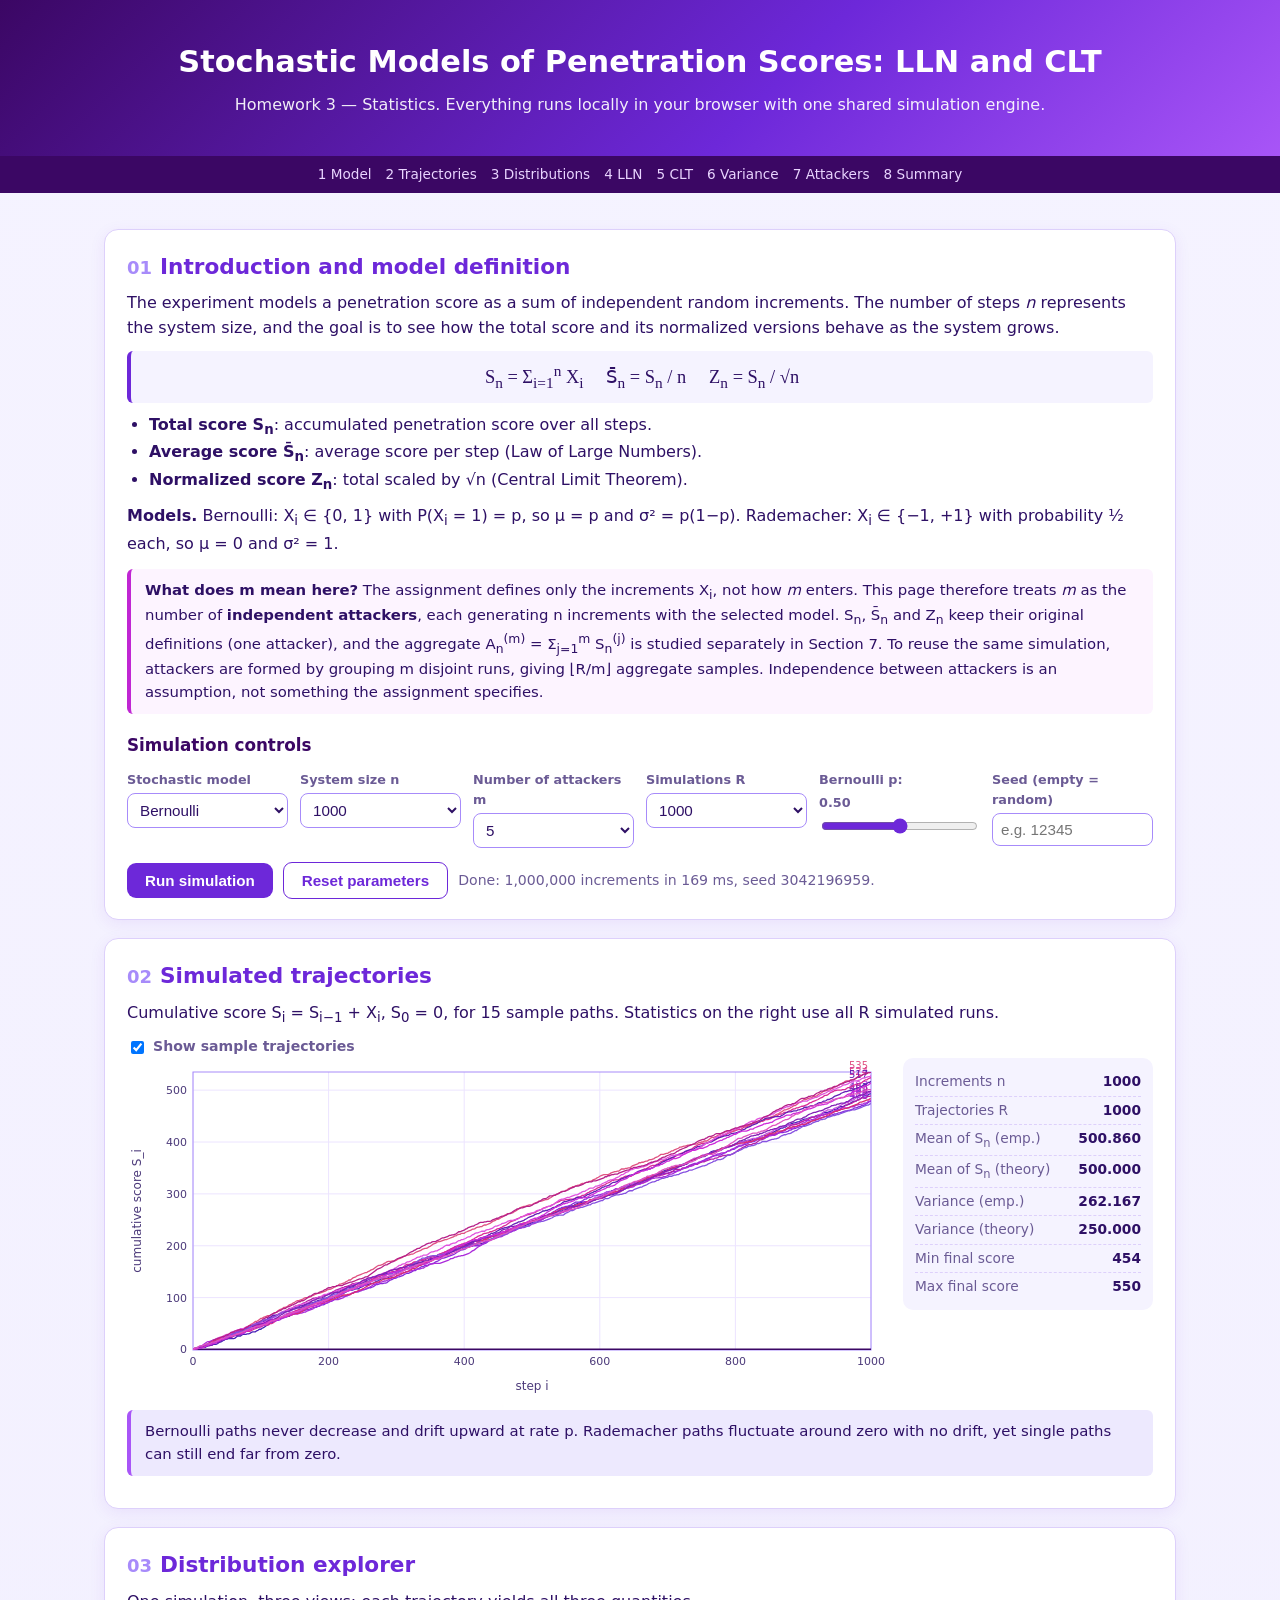
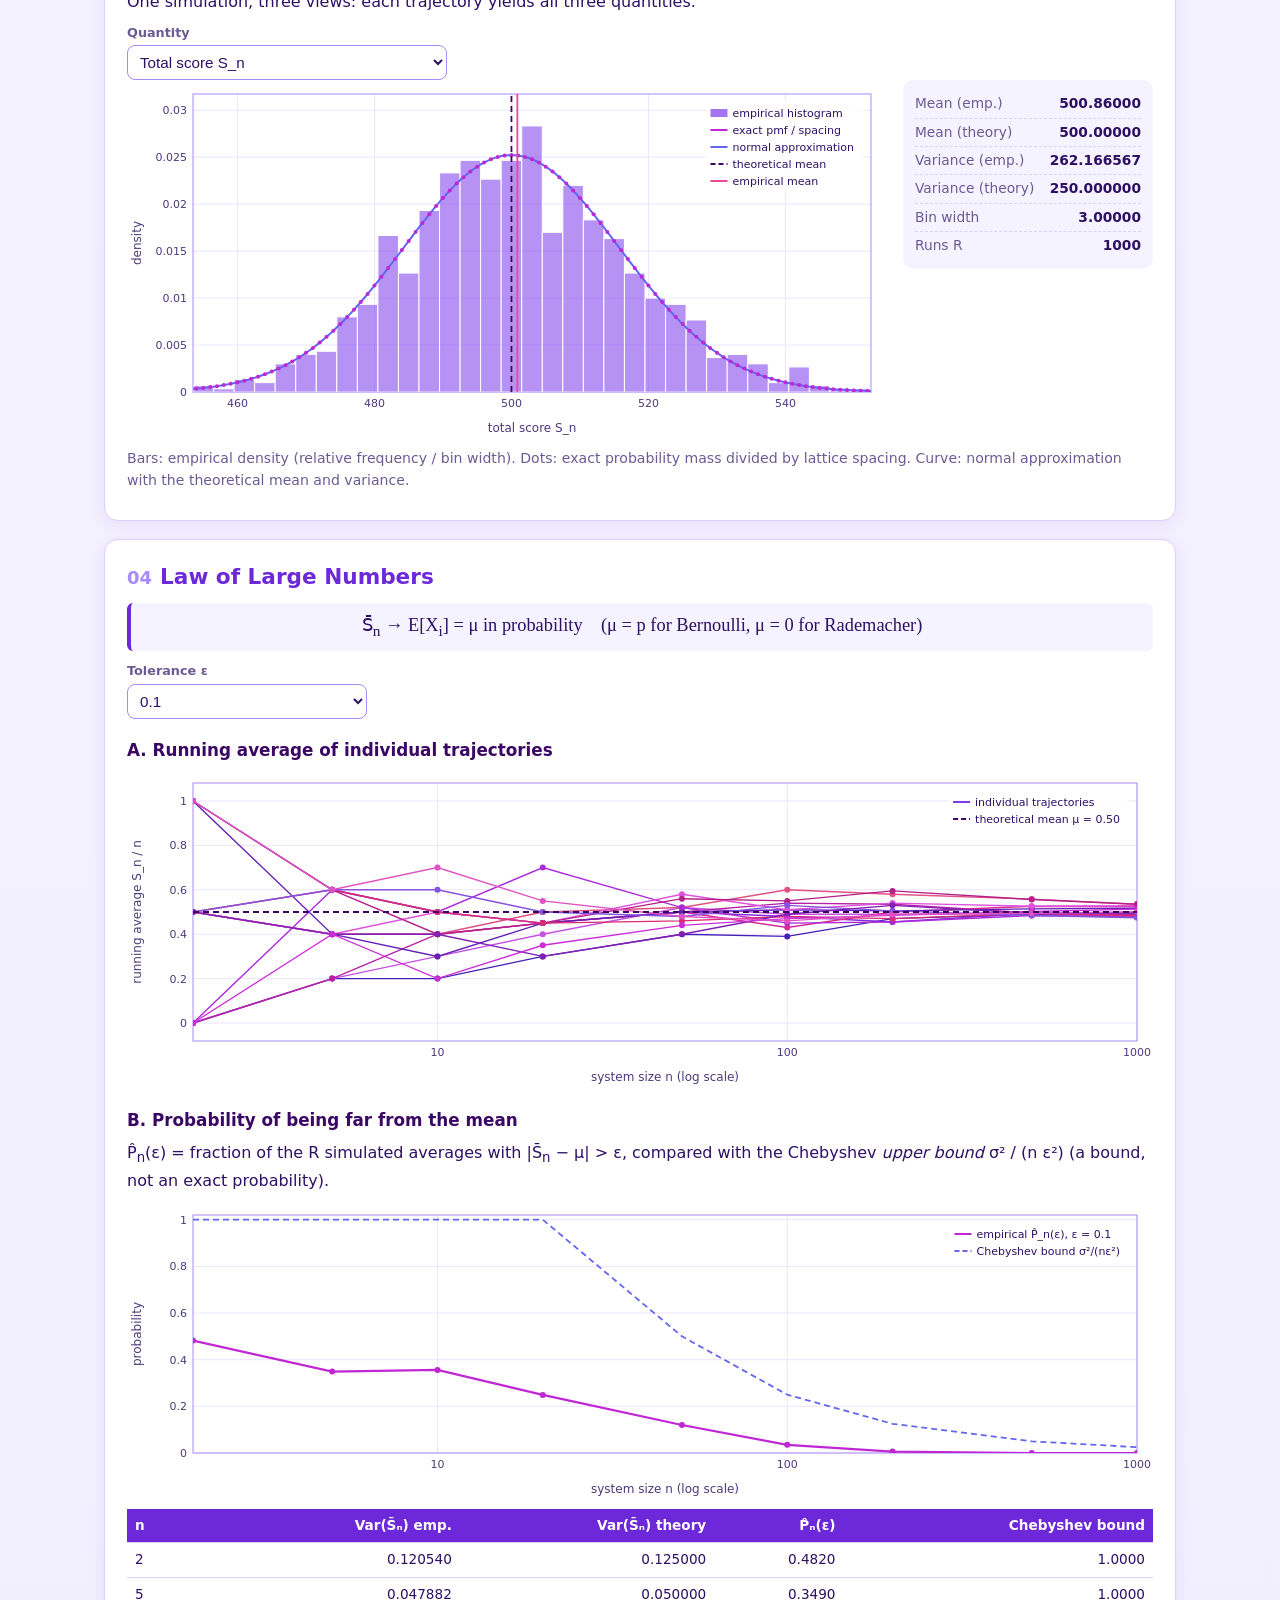
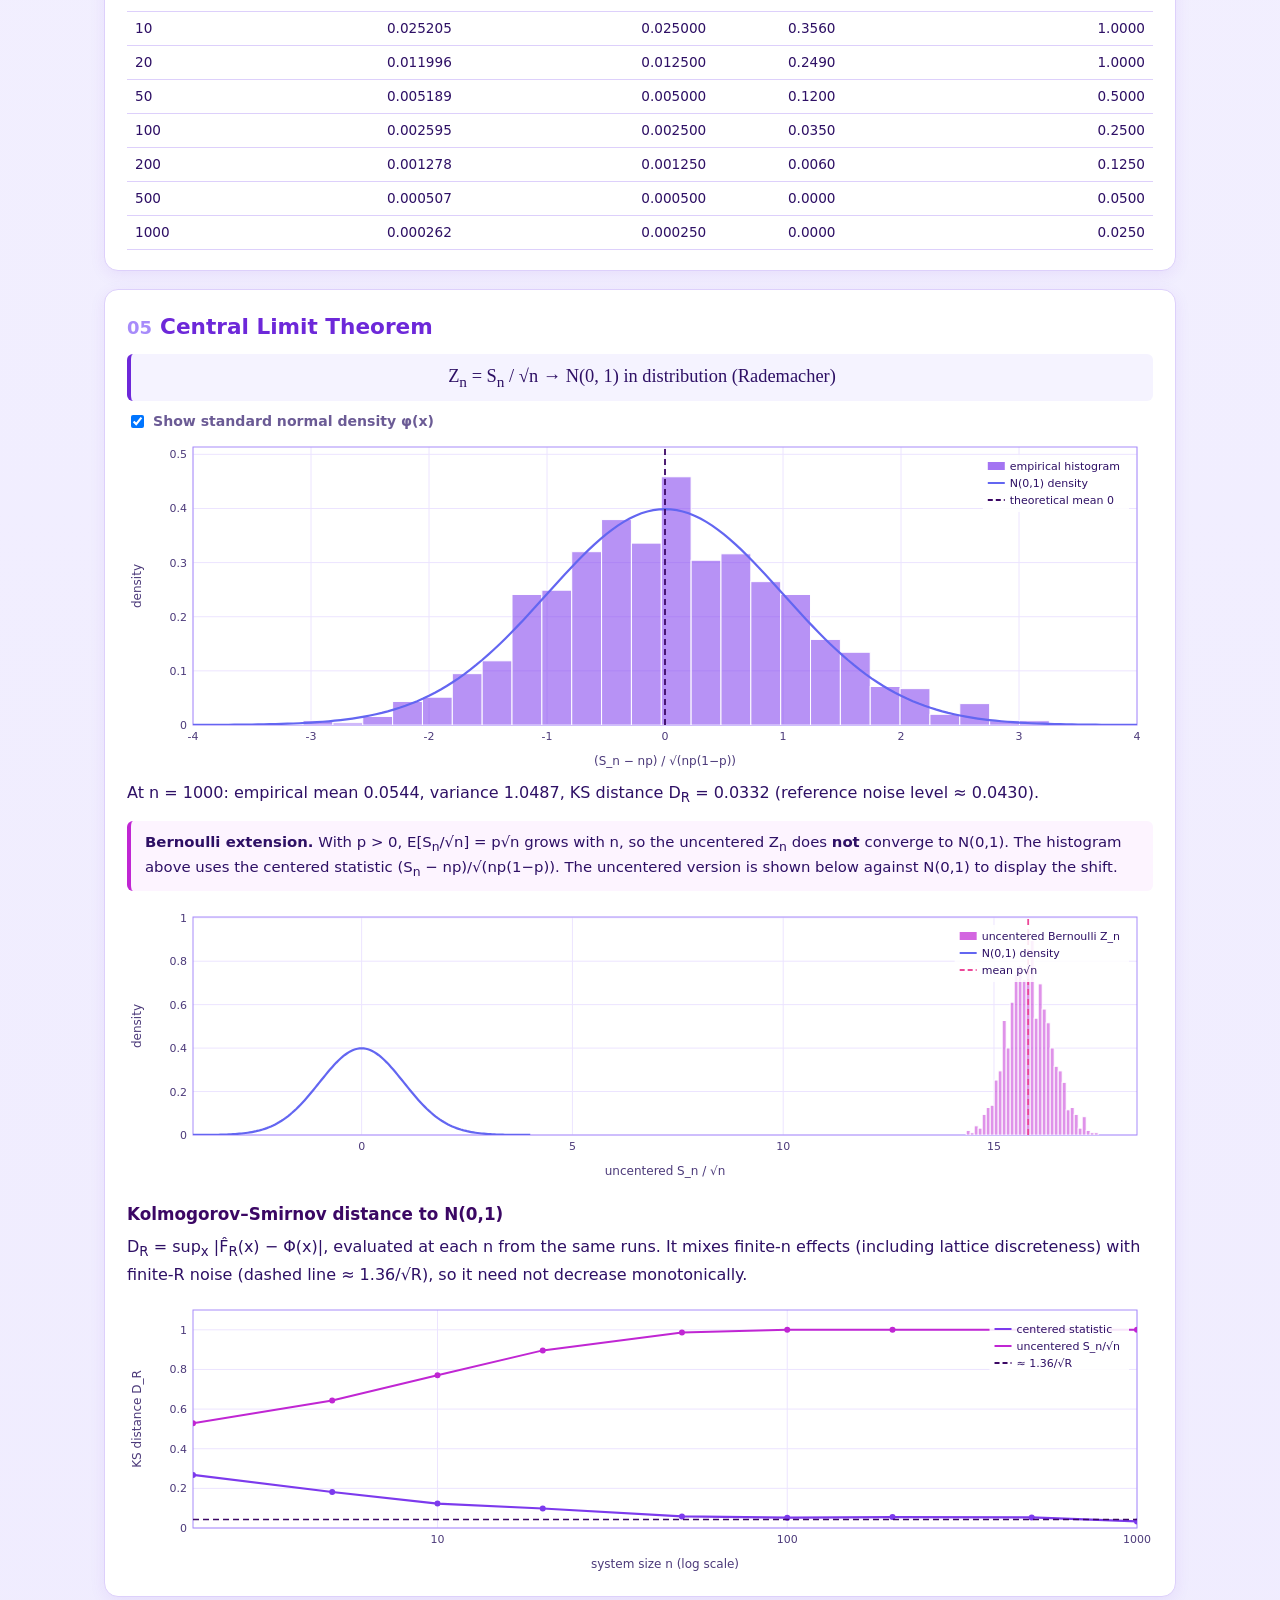
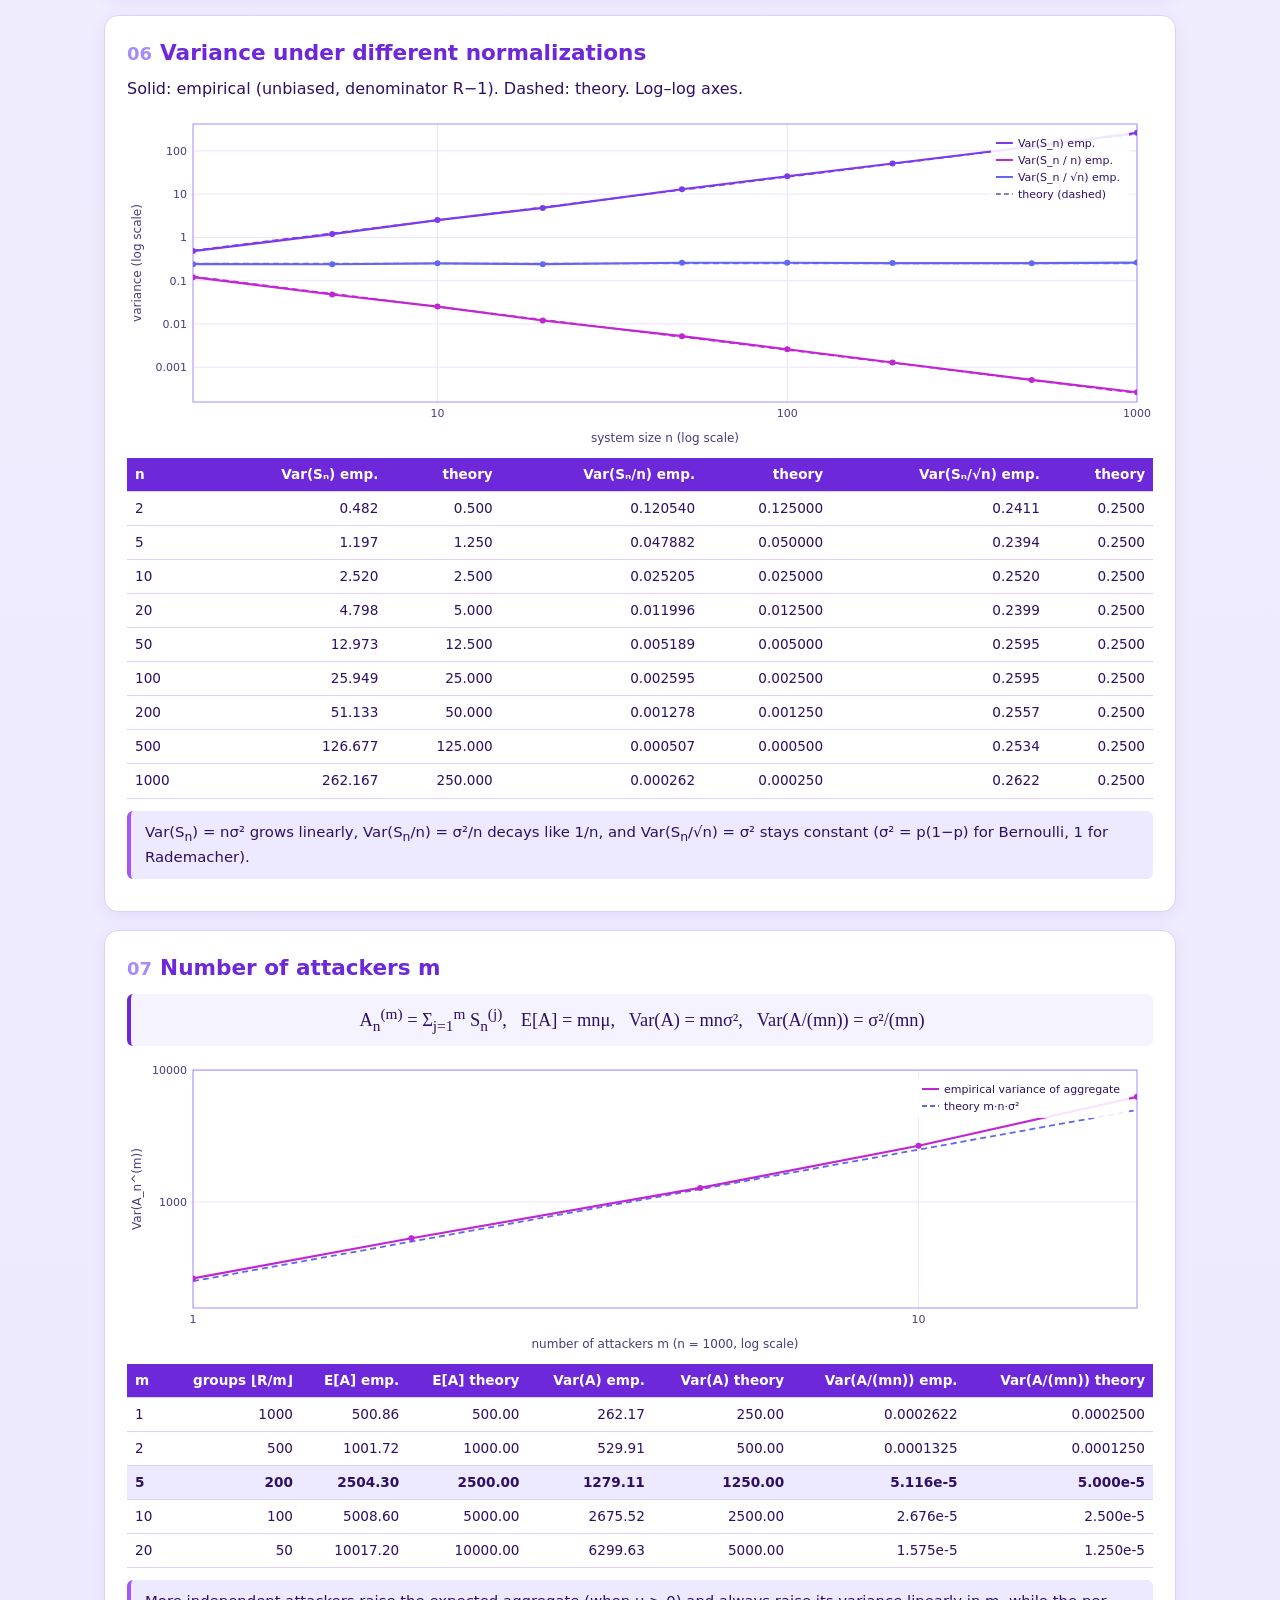
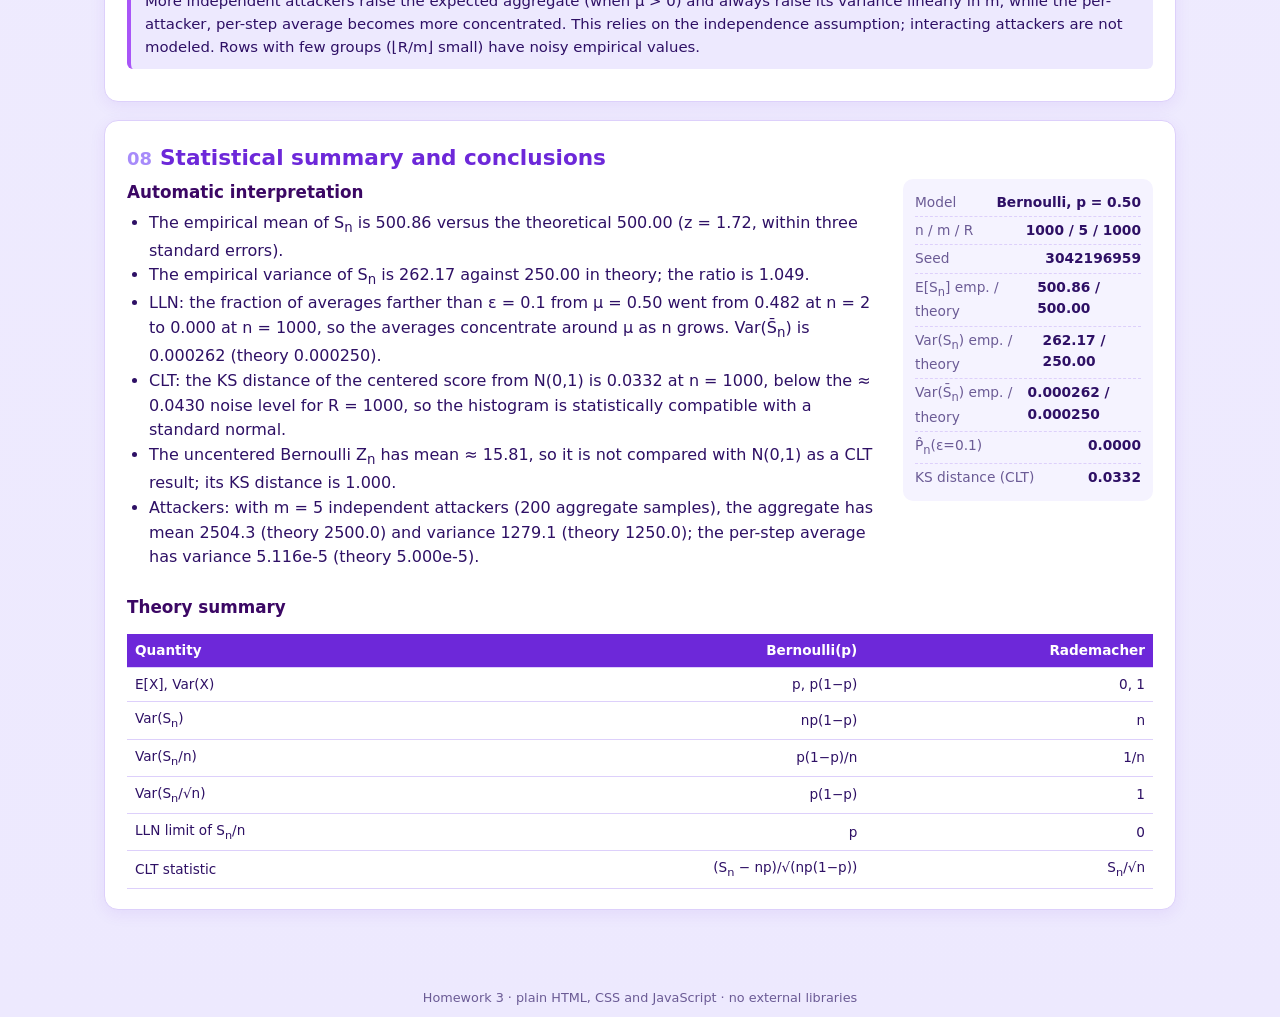
<file: homework3.html>
<!DOCTYPE html>
<html lang="en">
<head>
  <meta charset="utf-8">
  <meta name="viewport" content="width=device-width, initial-scale=1">
  <title>Homework 3 — Stochastic Models of Penetration Scores: LLN and CLT</title>
  <style>
    :root {
      --p1: #3b0764; --p2: #6d28d9; --p3: #a78bfa; --p4: #ede9fe; --p5: #f5f3ff;
      --ink: #2e1065; --muted: #6b5b95; --line: #ddd0fb;
    }
    * { box-sizing: border-box; }
    body {
      margin: 0; color: var(--ink); line-height: 1.55;
      font-family: system-ui, "Segoe UI", Roboto, sans-serif;
      background: linear-gradient(180deg, var(--p5), var(--p4));
    }
    header {
      padding: 38px 20px; text-align: center; color: #fff;
      background: linear-gradient(135deg, var(--p1), var(--p2) 60%, #a855f7);
    }
    header h1 { margin: 0 0 8px; font-size: 1.9rem; }
    header p { margin: 0 auto; max-width: 820px; opacity: .92; }
    nav {
      position: sticky; top: 0; z-index: 5; display: flex; flex-wrap: wrap;
      justify-content: center; gap: 4px 14px; padding: 8px 10px;
      background: var(--p1);
    }
    nav a { color: #e9d5ff; text-decoration: none; font-size: .85rem; }
    nav a:hover { color: #fff; text-decoration: underline; }
    main { max-width: 1100px; margin: 0 auto; padding: 18px 14px 50px; }
    section.card {
      background: #fff; border: 1px solid var(--line); border-radius: 14px;
      padding: 20px 22px; margin: 18px 0; box-shadow: 0 4px 16px rgba(109, 40, 217, .08);
    }
    h2 { margin: 0 0 4px; color: var(--p2); font-size: 1.35rem; }
    h2 small { color: var(--p3); font-weight: 600; margin-right: 8px; }
    h3 { color: var(--p1); margin: 18px 0 6px; font-size: 1.05rem; }
    p { margin: 8px 0; }
    .formula {
      font-family: "Cambria Math", Cambria, serif; font-size: 1.15rem; text-align: center;
      background: var(--p5); border-left: 4px solid var(--p2); border-radius: 6px;
      padding: 8px 12px; margin: 10px 0;
    }
    .note {
      background: var(--p4); border-left: 4px solid #a855f7; border-radius: 6px;
      padding: 10px 14px; margin: 12px 0; font-size: .93rem;
    }
    .warn { background: #fdf4ff; border-left-color: #c026d3; }
    .controls {
      display: grid; gap: 12px; margin-top: 12px;
      grid-template-columns: repeat(auto-fit, minmax(150px, 1fr));
    }
    label { display: flex; flex-direction: column; font-size: .8rem; font-weight: 600; color: var(--muted); gap: 3px; }
    select, input[type=number], input[type=text] {
      padding: 7px 8px; border: 1px solid var(--p3); border-radius: 8px;
      font-size: .95rem; color: var(--ink); background: #fff;
    }
    input[type=range] { accent-color: var(--p2); }
    input:disabled { opacity: .45; }
    .inline { flex-direction: row; align-items: center; gap: 6px; font-size: .88rem; }
    button {
      padding: 9px 18px; border: 0; border-radius: 9px; cursor: pointer;
      font-weight: 700; font-size: .95rem; color: #fff; background: var(--p2);
    }
    button:hover { background: var(--p1); }
    button.alt { background: #fff; color: var(--p2); border: 1px solid var(--p2); }
    button:disabled { opacity: .5; cursor: wait; }
    .btns { display: flex; gap: 10px; align-items: center; margin-top: 14px; flex-wrap: wrap; }
    #status { font-size: .88rem; color: var(--muted); }
    .row { display: grid; grid-template-columns: 1fr 250px; gap: 16px; align-items: start; }
    @media (max-width: 800px) { .row { grid-template-columns: 1fr; } }
    canvas { width: 100%; display: block; }
    dl { margin: 0; font-size: .86rem; background: var(--p5); border-radius: 10px; padding: 10px 12px; }
    dl div { display: flex; justify-content: space-between; gap: 8px; padding: 3px 0; border-bottom: 1px dashed var(--line); }
    dl div:last-child { border: 0; }
    dt { color: var(--muted); } dd { margin: 0; font-weight: 700; }
    .tw { overflow-x: auto; }
    table { border-collapse: collapse; width: 100%; font-size: .85rem; margin-top: 8px; }
    th, td { padding: 6px 8px; text-align: right; border-bottom: 1px solid var(--line); white-space: nowrap; }
    th { background: var(--p2); color: #fff; }
    th:first-child, td:first-child { text-align: left; }
    tr.hl td { background: var(--p4); font-weight: 700; }
    ul { margin: 6px 0; padding-left: 22px; }
    footer { text-align: center; color: var(--muted); font-size: .8rem; padding: 10px; }
  </style>
</head>
<body>
  <header>
    <h1>Stochastic Models of Penetration Scores: LLN and CLT</h1>
    <p>Homework 3 — Statistics. Everything runs locally in your browser with one shared simulation engine.</p>
  </header>
  <nav>
    <a href="#s1">1 Model</a><a href="#s2">2 Trajectories</a><a href="#s3">3 Distributions</a>
    <a href="#s4">4 LLN</a><a href="#s5">5 CLT</a><a href="#s6">6 Variance</a>
    <a href="#s7">7 Attackers</a><a href="#s8">8 Summary</a>
  </nav>

  <main>
    <!-- ============ 1. INTRODUCTION ============ -->
    <section class="card" id="s1">
      <h2><small>01</small>Introduction and model definition</h2>
      <p>
        The experiment models a penetration score as a sum of independent random increments.
        The number of steps <i>n</i> represents the system size, and the goal is to see how the total score
        and its normalized versions behave as the system grows.
      </p>
      <div class="formula">
        S<sub>n</sub> = Σ<sub>i=1</sub><sup>n</sup> X<sub>i</sub> &nbsp;&nbsp;&nbsp;
        S̄<sub>n</sub> = S<sub>n</sub> / n &nbsp;&nbsp;&nbsp; Z<sub>n</sub> = S<sub>n</sub> / √n
      </div>
      <ul>
        <li><b>Total score S<sub>n</sub></b>: accumulated penetration score over all steps.</li>
        <li><b>Average score S̄<sub>n</sub></b>: average score per step (Law of Large Numbers).</li>
        <li><b>Normalized score Z<sub>n</sub></b>: total scaled by √n (Central Limit Theorem).</li>
      </ul>
      <p>
        <b>Models.</b> Bernoulli: X<sub>i</sub> ∈ {0, 1} with P(X<sub>i</sub> = 1) = p, so μ = p and σ² = p(1−p).
        Rademacher: X<sub>i</sub> ∈ {−1, +1} with probability ½ each, so μ = 0 and σ² = 1.
      </p>
      <div class="note warn">
        <b>What does m mean here?</b> The assignment defines only the increments X<sub>i</sub>, not how <i>m</i> enters.
        This page therefore treats <i>m</i> as the number of <b>independent attackers</b>, each generating n increments with the
        selected model. S<sub>n</sub>, S̄<sub>n</sub> and Z<sub>n</sub> keep their original definitions (one attacker), and the aggregate
        A<sub>n</sub><sup>(m)</sup> = Σ<sub>j=1</sub><sup>m</sup> S<sub>n</sub><sup>(j)</sup> is studied separately in Section 7.
        To reuse the same simulation, attackers are formed by grouping m disjoint runs, giving ⌊R/m⌋ aggregate samples.
        Independence between attackers is an assumption, not something the assignment specifies.
      </div>

      <h3>Simulation controls</h3>
      <div class="controls">
        <label>Stochastic model
          <select id="model"><option value="bern">Bernoulli</option><option value="rad">Rademacher</option></select>
        </label>
        <label>System size n
          <select id="n">
            <option>10</option><option>50</option><option>100</option><option>500</option>
            <option selected>1000</option><option>5000</option>
          </select>
        </label>
        <label>Number of attackers m
          <select id="m"><option>1</option><option>2</option><option selected>5</option><option>10</option><option>20</option></select>
        </label>
        <label>Simulations R
          <select id="R"><option selected>1000</option><option>5000</option><option>10000</option></select>
        </label>
        <label>Bernoulli p: <span id="pv">0.50</span>
          <input type="range" id="p" min="0.1" max="0.9" step="0.05" value="0.5">
        </label>
        <label>Seed (empty = random)
          <input type="text" id="seed" placeholder="e.g. 12345">
        </label>
      </div>
      <div class="btns">
        <button id="run">Run simulation</button>
        <button id="reset" class="alt">Reset parameters</button>
        <span id="status"></span>
      </div>
    </section>

    <!-- ============ 2. TRAJECTORIES ============ -->
    <section class="card" id="s2">
      <h2><small>02</small>Simulated trajectories</h2>
      <p>
        Cumulative score S<sub>i</sub> = S<sub>i−1</sub> + X<sub>i</sub>, S<sub>0</sub> = 0, for 15 sample paths.
        Statistics on the right use all R simulated runs.
      </p>
      <label class="inline"><input type="checkbox" id="showPaths" checked> Show sample trajectories</label>
      <div class="row">
        <canvas id="trajCv" height="340"></canvas>
        <dl id="trajStats"></dl>
      </div>
      <div class="note">
        Bernoulli paths never decrease and drift upward at rate p. Rademacher paths fluctuate around zero with no drift,
        yet single paths can still end far from zero.
      </div>
    </section>

    <!-- ============ 3. DISTRIBUTIONS ============ -->
    <section class="card" id="s3">
      <h2><small>03</small>Distribution explorer</h2>
      <p>One simulation, three views: each trajectory yields all three quantities.</p>
      <label style="max-width:320px">Quantity
        <select id="qsel">
          <option value="S">Total score S_n</option>
          <option value="A">Average score S_n / n</option>
          <option value="Z">Normalized total S_n / √n</option>
        </select>
      </label>
      <div class="row">
        <canvas id="distCv" height="360"></canvas>
        <dl id="distStats"></dl>
      </div>
      <p style="font-size:.88rem;color:var(--muted)">
        Bars: empirical density (relative frequency / bin width). Dots: exact probability mass divided by lattice spacing.
        Curve: normal approximation with the theoretical mean and variance.
      </p>
    </section>

    <!-- ============ 4. LLN ============ -->
    <section class="card" id="s4">
      <h2><small>04</small>Law of Large Numbers</h2>
      <div class="formula">S̄<sub>n</sub> → E[X<sub>i</sub>] = μ in probability &nbsp;&nbsp; (μ = p for Bernoulli, μ = 0 for Rademacher)</div>
      <label style="max-width:240px">Tolerance ε
        <select id="eps"><option>0.05</option><option selected>0.1</option><option>0.2</option><option>0.5</option></select>
      </label>
      <h3>A. Running average of individual trajectories</h3>
      <canvas id="llnA" height="320"></canvas>
      <h3>B. Probability of being far from the mean</h3>
      <p>
        P̂<sub>n</sub>(ε) = fraction of the R simulated averages with |S̄<sub>n</sub> − μ| &gt; ε,
        compared with the Chebyshev <i>upper bound</i> σ² / (n ε²) (a bound, not an exact probability).
      </p>
      <canvas id="llnB" height="300"></canvas>
      <div class="tw" id="llnTable"></div>
    </section>

    <!-- ============ 5. CLT ============ -->
    <section class="card" id="s5">
      <h2><small>05</small>Central Limit Theorem</h2>
      <div class="formula">Z<sub>n</sub> = S<sub>n</sub> / √n → N(0, 1) in distribution (Rademacher)</div>
      <label class="inline"><input type="checkbox" id="showNorm" checked> Show standard normal density φ(x)</label>
      <canvas id="cltCv" height="340"></canvas>
      <p id="cltInfo"></p>
      <div id="cltBern">
        <div class="note warn">
          <b>Bernoulli extension.</b> With p &gt; 0, E[S<sub>n</sub>/√n] = p√n grows with n, so the uncentered Z<sub>n</sub>
          does <b>not</b> converge to N(0,1). The histogram above uses the centered statistic
          (S<sub>n</sub> − np)/√(np(1−p)). The uncentered version is shown below against N(0,1) to display the shift.
        </div>
        <canvas id="cltCv2" height="280"></canvas>
      </div>
      <h3>Kolmogorov–Smirnov distance to N(0,1)</h3>
      <p>
        D<sub>R</sub> = sup<sub>x</sub> |F̂<sub>R</sub>(x) − Φ(x)|, evaluated at each n from the same runs.
        It mixes finite-n effects (including lattice discreteness) with finite-R noise (dashed line ≈ 1.36/√R), so it need not decrease monotonically.
      </p>
      <canvas id="ksCv" height="280"></canvas>
    </section>

    <!-- ============ 6. VARIANCE ============ -->
    <section class="card" id="s6">
      <h2><small>06</small>Variance under different normalizations</h2>
      <p>Solid: empirical (unbiased, denominator R−1). Dashed: theory. Log–log axes.</p>
      <canvas id="varCv" height="340"></canvas>
      <div class="tw" id="varTable"></div>
      <div class="note">
        Var(S<sub>n</sub>) = nσ² grows linearly, Var(S<sub>n</sub>/n) = σ²/n decays like 1/n, and Var(S<sub>n</sub>/√n) = σ² stays constant
        (σ² = p(1−p) for Bernoulli, 1 for Rademacher).
      </div>
    </section>

    <!-- ============ 7. ATTACKERS ============ -->
    <section class="card" id="s7">
      <h2><small>07</small>Number of attackers m</h2>
      <div class="formula">
        A<sub>n</sub><sup>(m)</sup> = Σ<sub>j=1</sub><sup>m</sup> S<sub>n</sub><sup>(j)</sup>,
        &nbsp; E[A] = mnμ, &nbsp; Var(A) = mnσ², &nbsp; Var(A/(mn)) = σ²/(mn)
      </div>
      <canvas id="mCv" height="300"></canvas>
      <div class="tw" id="mTable"></div>
      <div class="note">
        More independent attackers raise the expected aggregate (when μ &gt; 0) and always raise its variance linearly in m,
        while the per-attacker, per-step average becomes more concentrated. This relies on the independence assumption;
        interacting attackers are not modeled. Rows with few groups (⌊R/m⌋ small) have noisy empirical values.
      </div>
    </section>

    <!-- ============ 8. SUMMARY ============ -->
    <section class="card" id="s8">
      <h2><small>08</small>Statistical summary and conclusions</h2>
      <div class="row">
        <div id="interp"></div>
        <dl id="sumList"></dl>
      </div>
      <h3>Theory summary</h3>
      <div class="tw">
        <table>
          <tr><th>Quantity</th><th>Bernoulli(p)</th><th>Rademacher</th></tr>
          <tr><td>E[X], Var(X)</td><td>p, p(1−p)</td><td>0, 1</td></tr>
          <tr><td>Var(S<sub>n</sub>)</td><td>np(1−p)</td><td>n</td></tr>
          <tr><td>Var(S<sub>n</sub>/n)</td><td>p(1−p)/n</td><td>1/n</td></tr>
          <tr><td>Var(S<sub>n</sub>/√n)</td><td>p(1−p)</td><td>1</td></tr>
          <tr><td>LLN limit of S<sub>n</sub>/n</td><td>p</td><td>0</td></tr>
          <tr><td>CLT statistic</td><td>(S<sub>n</sub> − np)/√(np(1−p))</td><td>S<sub>n</sub>/√n</td></tr>
        </table>
      </div>
    </section>
  </main>
  <footer>Homework 3 · plain HTML, CSS and JavaScript · no external libraries</footer>

  <script>
    (function () {
      "use strict";

      /* ================= constants and helpers ================= */
      const $ = id => document.getElementById(id);
      const BASE = [2, 5, 10, 20, 50, 100, 200, 500, 1000, 2000, 5000];  // checkpoints for n
      const MS = [1, 2, 5, 10, 20];
      const COL = { pu: "#7c3aed", deep: "#3b0764", mag: "#c026d3", pink: "#ec4899", ind: "#6366f1", grey: "#8b7fb0" };
      const DEFAULTS = { model: "bern", n: "1000", m: "5", R: "1000", p: "0.5", seed: "", eps: "0.1" };
      let S = null;   // last simulation
      let A = null;   // per-checkpoint analysis

      const f = (x, d = 4) => {
        if (!Number.isFinite(x)) return "–";
        const a = Math.abs(x);
        return (a >= 1e5 || (a !== 0 && a < 1e-4)) ? x.toExponential(3) : x.toFixed(d);
      };
      const mean = a => { let s = 0; for (let i = 0; i < a.length; i++) s += a[i]; return s / a.length; };
      const vari = a => {   // unbiased sample variance, denominator R-1
        if (a.length < 2) return NaN;
        const m = mean(a); let s = 0;
        for (let i = 0; i < a.length; i++) { const d = a[i] - m; s += d * d; }
        return s / (a.length - 1);
      };
      // mulberry32: small seeded PRNG so a fixed seed reproduces the experiment
      function rng32(a) {
        return function () {
          a |= 0; a = a + 0x6D2B79F5 | 0;
          let t = Math.imul(a ^ a >>> 15, 1 | a);
          t = t + Math.imul(t ^ t >>> 7, 61 | t) ^ t;
          return ((t ^ t >>> 14) >>> 0) / 4294967296;
        };
      }
      // Abramowitz–Stegun 7.1.26 approximation of erf (max error ~1.5e-7)
      function erf(x) {
        const s = x < 0 ? -1 : 1; x = Math.abs(x);
        const t = 1 / (1 + 0.3275911 * x);
        const poly = ((((1.061405429 * t - 1.453152027) * t + 1.421413741) * t - 0.284496736) * t + 0.254829592) * t;
        return s * (1 - poly * Math.exp(-x * x));
      }
      const Phi = x => 0.5 * (1 + erf(x / Math.SQRT2));
      const phi = x => Math.exp(-x * x / 2) / Math.sqrt(2 * Math.PI);
      function logFact(n) {
        const lf = new Float64Array(n + 1);
        for (let i = 2; i <= n; i++) lf[i] = lf[i - 1] + Math.log(i);
        return lf;
      }

      /* ================= simulation engine ================= */
      function readParams() {
        const model = $("model").value;
        const n = Math.max(1, parseInt($("n").value, 10));
        const R = Math.max(2, parseInt($("R").value, 10));
        const m = Math.max(1, parseInt($("m").value, 10));
        let p = parseFloat($("p").value);
        if (!(p > 0 && p < 1)) p = 0.5;
        return { model, n, R, m, p, seed: $("seed").value.trim() };
      }

      // One pass: R trajectories of length n; running sums are saved at checkpoints
      // (so LLN, CLT and variance analyses share the same data) and 15 full paths are kept for plotting.
      function simulate(P) {
        const seed = P.seed === "" ? (Math.random() * 4294967296) >>> 0 : (parseInt(P.seed, 10) >>> 0) || 0;
        const rnd = rng32(seed);
        const bern = P.model === "bern", pr = bern ? P.p : 0.5;
        const cps = BASE.filter(c => c < P.n).concat([P.n]);
        const K = cps.length;
        const sums = cps.map(() => new Float64Array(P.R));
        const kp = Math.min(15, P.R), paths = [];
        for (let r = 0; r < P.R; r++) {
          const path = r < kp ? new Int16Array(P.n + 1) : null;
          let s = 0, k = 0;
          for (let i = 1; i <= P.n; i++) {
            s += rnd() < pr ? 1 : (bern ? 0 : -1);   // Bernoulli: 0/1, Rademacher: -1/+1
            if (path) path[i] = s;
            if (i === cps[k]) { sums[k][r] = s; k++; }
          }
          if (path) paths.push(path);
        }
        return {
          P, seed, cps, K, sums, paths, finals: sums[K - 1], bern, pr,
          mu: bern ? P.p : 0, s2: bern ? P.p * (1 - P.p) : 1,
          b: bern ? 1 : 2, c0: bern ? 0 : -1      // S_n = b*k + c0*n for k successes in n steps
        };
      }

      function ksStat(sorted) {
        const R = sorted.length; let D = 0;
        for (let i = 0; i < R; i++) {
          const F = Phi(sorted[i]);
          D = Math.max(D, (i + 1) / R - F, F - i / R);
        }
        return D;
      }

      // Per-checkpoint statistics computed from the stored sums
      function analyze() {
        const eps = parseFloat($("eps").value), { R } = S.P;
        return S.cps.map((c, k) => {
          const v = S.sums[k], sq = Math.sqrt(c);
          let far = 0;
          const zc = new Float64Array(R), zu = new Float64Array(R);
          for (let r = 0; r < R; r++) {
            if (Math.abs(v[r] / c - S.mu) > eps + 1e-12) far++;
            zc[r] = (v[r] - c * S.mu) / Math.sqrt(S.s2 * c);
            zu[r] = v[r] / sq;
          }
          zc.sort(); zu.sort();
          const vS = vari(v);
          return {
            c, mS: mean(v), vS, vA: vS / (c * c), vZ: vS / c,
            ph: far / R, bound: Math.min(1, S.s2 / (c * eps * eps)),
            ks: ksStat(zc), ksU: S.bern ? ksStat(zu) : null
          };
        });
      }

      /* ================= tiny canvas chart library ================= */
      function niceTicks(lo, hi, log) {
        const t = [];
        if (log) {
          for (let k = Math.ceil(Math.log10(lo) - 1e-9); k <= Math.floor(Math.log10(hi) + 1e-9); k++) t.push(Math.pow(10, k));
          return t.length ? t : [lo, hi];
        }
        const raw = (hi - lo) / 6, pw = Math.pow(10, Math.floor(Math.log10(raw)));
        const fr = raw / pw, step = (fr < 1.5 ? 1 : fr < 3 ? 2 : fr < 7 ? 5 : 10) * pw;
        for (let v = Math.ceil(lo / step - 1e-9) * step; v <= hi + 1e-9; v += step) t.push(Math.abs(v) < step * 1e-9 ? 0 : v);
        return t;
      }
      const tickLabel = v => {
        const a = Math.abs(v);
        return a === 0 ? "0" : (a >= 1e5 || a < 1e-3) ? v.toExponential(0) : String(+v.toPrecision(4));
      };

      function chart(cv, o) {
        const dpr = window.devicePixelRatio || 1, w = cv.clientWidth || 600, h = +cv.getAttribute("height");
        cv.width = w * dpr; cv.height = h * dpr;
        const g = cv.getContext("2d");
        g.setTransform(dpr, 0, 0, dpr, 0, 0); g.clearRect(0, 0, w, h);
        const M = { l: 66, r: 16, t: 14, b: 48 }, pw = w - M.l - M.r, ph = h - M.t - M.b;
        const tx = o.logx ? Math.log10 : v => v, ty = o.logy ? Math.log10 : v => v;
        let [xa, xb] = o.x, [ya, yb] = o.y;
        if (!(xb > xa)) xb = xa + 1;
        if (!(yb > ya)) yb = ya + 1;
        const a0 = tx(xa), a1 = tx(xb), b0 = ty(ya), b1 = ty(yb);
        const X = v => M.l + (tx(v) - a0) / (a1 - a0) * pw;
        const Y = v => M.t + ph - (ty(v) - b0) / (b1 - b0) * ph;

        g.font = "11px system-ui, sans-serif"; g.lineWidth = 1; g.fillStyle = "#4c3a7a";
        g.textAlign = "center"; g.strokeStyle = "#ece4ff";
        niceTicks(xa, xb, o.logx).forEach(v => {
          g.beginPath(); g.moveTo(X(v), M.t); g.lineTo(X(v), M.t + ph); g.stroke();
          g.fillText(tickLabel(v), X(v), M.t + ph + 15);
        });
        g.textAlign = "right";
        niceTicks(ya, yb, o.logy).forEach(v => {
          g.beginPath(); g.moveTo(M.l, Y(v)); g.lineTo(M.l + pw, Y(v)); g.stroke();
          g.fillText(tickLabel(v), M.l - 6, Y(v) + 4);
        });
        g.strokeStyle = "#a78bfa"; g.strokeRect(M.l, M.t, pw, ph);
        g.textAlign = "center"; g.font = "12px system-ui, sans-serif";
        g.fillText(o.xl || "", M.l + pw / 2, h - 8);
        g.save(); g.translate(14, M.t + ph / 2); g.rotate(-Math.PI / 2); g.fillText(o.yl || "", 0, 0); g.restore();

        const clip = fn => { g.save(); g.beginPath(); g.rect(M.l, M.t, pw, ph); g.clip(); fn(); g.restore(); };
        const api = {
          g, X, Y, M, pw, ph,
          line(pts, col, op = {}) {
            clip(() => {
              g.strokeStyle = col; g.fillStyle = col; g.lineWidth = op.w || 1.8; g.setLineDash(op.dash ? [6, 4] : []);
              g.beginPath();
              pts.forEach((q, i) => i ? g.lineTo(X(q[0]), Y(q[1])) : g.moveTo(X(q[0]), Y(q[1])));
              g.stroke(); g.setLineDash([]);
              if (op.dots) pts.forEach(q => { g.beginPath(); g.arc(X(q[0]), Y(q[1]), 3, 0, 7); g.fill(); });
            });
          },
          dots(pts, col, r) {
            clip(() => { g.fillStyle = col; pts.forEach(q => { g.beginPath(); g.arc(X(q[0]), Y(q[1]), r, 0, 7); g.fill(); }); });
          },
          hline(v, col, dash, wd) { api.line([[xa, v], [xb, v]], col, { dash, w: wd || 1.5 }); },
          vline(v, col, dash) { api.line([[v, ya], [v, yb]], col, { dash, w: 1.8 }); },
          bars(e0, wd, dens, fill) {
            clip(() => {
              g.fillStyle = fill; g.strokeStyle = "#fff"; g.lineWidth = 1;
              dens.forEach((d, i) => {
                const x0 = X(e0 + i * wd), x1 = X(e0 + (i + 1) * wd);
                g.fillRect(x0, Y(d), x1 - x0, Y(0) - Y(d)); g.strokeRect(x0, Y(d), x1 - x0, Y(0) - Y(d));
              });
            });
          },
          legend(items) {
            g.font = "11px system-ui, sans-serif"; g.textAlign = "left";
            const wmax = Math.max(...items.map(it => g.measureText(it[0]).width)) + 36;
            const x0 = M.l + pw - wmax - 8, y0 = M.t + 8;
            g.fillStyle = "rgba(255,255,255,.88)"; g.fillRect(x0, y0, wmax, items.length * 17 + 6);
            items.forEach((it, i) => {
              const y = y0 + 15 + i * 17;
              g.strokeStyle = g.fillStyle = it[1]; g.lineWidth = it[3] ? 8 : 2; g.setLineDash(it[2] ? [5, 3] : []);
              g.beginPath(); g.moveTo(x0 + 5, y - 4); g.lineTo(x0 + 22, y - 4); g.stroke(); g.setLineDash([]);
              g.fillStyle = "#2e1065"; g.fillText(it[0], x0 + 27, y);
            });
          },
          message(t) { g.textAlign = "center"; g.fillStyle = "#8b7fb0"; g.font = "14px system-ui"; g.fillText(t, M.l + pw / 2, M.t + ph / 2); }
        };
        return api;
      }

      // Histogram with bins aligned to the lattice of possible values (offset L0, spacing sp)
      function hist(vals, L0, sp, target, lo, hi) {
        if (lo === undefined) {
          lo = Infinity; hi = -Infinity;
          for (const v of vals) { if (v < lo) lo = v; if (v > hi) hi = v; }
        }
        const i0 = Math.floor((lo - L0) / sp + 1e-9), e0 = L0 + (i0 - 0.5) * sp;
        const wd = sp * Math.max(1, Math.ceil(((hi - lo) / sp + 1) / target));
        const nb = Math.max(1, Math.ceil((hi - e0) / wd + 1e-9));
        const cnt = new Float64Array(nb);
        for (const v of vals) { const j = Math.floor((v - e0) / wd); if (j >= 0 && j < nb) cnt[j]++; }
        return { e0, wd, dens: Array.from(cnt, x => x / (vals.length * wd)) };
      }

      const kv = rows => rows.map(r => `<div><dt>${r[0]}</dt><dd>${r[1]}</dd></div>`).join("");
      const table = (head, rows, hlIdx) =>
        "<table><tr>" + head.map(h => `<th>${h}</th>`).join("") + "</tr>" +
        rows.map((r, i) => `<tr${i === hlIdx ? ' class="hl"' : ""}>` + r.map(c => `<td>${c}</td>`).join("") + "</tr>").join("") +
        "</table>";
      const xs = a => [Math.min(...a), Math.max(...a)];

      /* ================= section 2: trajectories ================= */
      function drawTraj() {
        const { n, R } = S.P, fin = S.finals;
        let mn = Infinity, mx = -Infinity;
        for (const v of fin) { if (v < mn) mn = v; if (v > mx) mx = v; }
        $("trajStats").innerHTML = kv([
          ["Increments n", n], ["Trajectories R", R],
          ["Mean of S<sub>n</sub> (emp.)", f(mean(fin), 3)], ["Mean of S<sub>n</sub> (theory)", f(n * S.mu, 3)],
          ["Variance (emp.)", f(vari(fin), 3)], ["Variance (theory)", f(n * S.s2, 3)],
          ["Min final score", mn], ["Max final score", mx]
        ]);
        let lo = 0, hi = 1;
        S.paths.forEach(p => { for (let i = 0; i <= n; i += Math.max(1, n >> 8)) { lo = Math.min(lo, p[i]); hi = Math.max(hi, p[i]); } });
        const ch = chart($("trajCv"), { x: [0, n], y: [lo - 1, hi + 1], xl: "step i", yl: "cumulative score S_i" });
        ch.hline(0, COL.deep, false, 2);
        if (!$("showPaths").checked) { ch.message("Trajectories hidden"); return; }
        const step = Math.max(1, Math.ceil(n / 600));
        S.paths.forEach((p, j) => {
          const col = `hsl(${255 + (j * 17) % 90},70%,${42 + (j % 3) * 9}%)`, pts = [];
          for (let i = 0; i <= n; i += step) pts.push([i, p[i]]);
          pts.push([n, p[n]]);
          ch.line(pts, col, { w: 1.3 });
          if (j < 8) { ch.g.fillStyle = col; ch.g.font = "10px system-ui"; ch.g.textAlign = "right"; ch.g.fillText(p[n], ch.X(n) - 3, ch.Y(p[n]) - 3); }
        });
      }

      /* ================= section 3: distribution explorer ================= */
      function drawDist() {
        const q = $("qsel").value, { n, R } = S.P;
        const a = q === "S" ? 1 : q === "A" ? 1 / n : 1 / Math.sqrt(n);
        const vals = Array.from(S.finals, v => v * a);
        const sp = a * S.b, L0 = a * S.c0 * n;
        const h = hist(vals, L0, sp, 40);
        const xlo = h.e0, xhi = h.e0 + h.dens.length * h.wd;
        const mu = a * n * S.mu, sd = a * Math.sqrt(n * S.s2);
        // exact pmf of the number of successes k ~ Binomial(n, pr), mapped to the scaled score
        const lf = logFact(n), pts = [];
        for (let k = 0; k <= n; k++) {
          const pm = Math.exp(lf[n] - lf[k] - lf[n - k] + k * Math.log(S.pr) + (n - k) * Math.log(1 - S.pr));
          const x = a * (S.b * k + S.c0 * n);
          if (x >= xlo && x <= xhi) pts.push([x, pm / sp]);
        }
        const peak = 1 / (sd * Math.sqrt(2 * Math.PI));
        const ymax = 1.12 * Math.max(...h.dens, peak, ...pts.map(p => p[1]));
        const lab = { S: "total score S_n", A: "average score S_n / n", Z: "normalized score S_n / √n" }[q];
        const ch = chart($("distCv"), { x: [xlo, xhi], y: [0, ymax], xl: lab, yl: "density" });
        ch.bars(h.e0, h.wd, h.dens, "rgba(124,58,237,.55)");
        const curve = [];
        for (let i = 0; i <= 200; i++) { const x = xlo + (xhi - xlo) * i / 200; curve.push([x, phi((x - mu) / sd) / sd]); }
        ch.line(curve, COL.ind, { w: 2 });
        ch.dots(pts, COL.mag, 2);
        ch.vline(mu, COL.deep, true);
        ch.vline(mean(vals), COL.pink, false);
        ch.legend([["empirical histogram", "rgba(124,58,237,.7)", false, true], ["exact pmf / spacing", COL.mag],
                   ["normal approximation", COL.ind], ["theoretical mean", COL.deep, true], ["empirical mean", COL.pink]]);
        $("distStats").innerHTML = kv([
          ["Mean (emp.)", f(mean(vals), 5)], ["Mean (theory)", f(mu, 5)],
          ["Variance (emp.)", f(vari(vals), 6)], ["Variance (theory)", f(sd * sd, 6)],
          ["Bin width", f(h.wd, 5)], ["Runs R", R]
        ]);
      }

      /* ================= section 4: LLN ================= */
      function drawLLN() {
        const { n } = S.P, eps = parseFloat($("eps").value);
        const lines = S.paths.map(p => S.cps.map((c, k) => [c, S.sums[k][S.paths.indexOf(p)] / c]));
        let lo = S.mu, hi = S.mu;
        lines.forEach(l => l.forEach(q => { lo = Math.min(lo, q[1]); hi = Math.max(hi, q[1]); }));
        const pad = (hi - lo) * 0.08 + 1e-3;
        const ch = chart($("llnA"), { x: [S.cps[0], n], y: [lo - pad, hi + pad], logx: true, xl: "system size n (log scale)", yl: "running average S_n / n" });
        lines.forEach((l, j) => ch.line(l, `hsl(${255 + (j * 17) % 90},70%,${42 + (j % 3) * 9}%)`, { w: 1.4, dots: true }));
        ch.hline(S.mu, COL.deep, true, 2);
        ch.legend([["individual trajectories", COL.pu], ["theoretical mean μ = " + f(S.mu, 2), COL.deep, true]]);

        const cb = chart($("llnB"), { x: [S.cps[0], n], y: [0, 1.02], logx: true, xl: "system size n (log scale)", yl: "probability" });
        cb.line(A.map(r => [r.c, r.bound]), COL.ind, { dash: true });
        cb.line(A.map(r => [r.c, r.ph]), COL.mag, { dots: true, w: 2.2 });
        cb.legend([["empirical P̂_n(ε), ε = " + eps, COL.mag], ["Chebyshev bound σ²/(nε²)", COL.ind, true]]);
        $("llnTable").innerHTML = table(["n", "Var(S̄ₙ) emp.", "Var(S̄ₙ) theory", "P̂ₙ(ε)", "Chebyshev bound"],
          A.map(r => [r.c, f(r.vA, 6), f(S.s2 / r.c, 6), f(r.ph, 4), f(r.bound, 4)]));
      }

      /* ================= section 5: CLT ================= */
      function drawCLT() {
        const { n, R } = S.P, sq = Math.sqrt(n), sg = Math.sqrt(S.s2 * n);
        const z = Array.from(S.finals, v => (v - n * S.mu) / sg);
        const h = hist(z, (S.c0 * n - n * S.mu) / sg, S.b / sg, 32, -4, 4);
        const ch = chart($("cltCv"), { x: [-4, 4], y: [0, 1.12 * Math.max(...h.dens, 0.4)], xl: S.bern ? "(S_n − np) / √(np(1−p))" : "Z_n = S_n / √n", yl: "density" });
        ch.bars(h.e0, h.wd, h.dens, "rgba(124,58,237,.55)");
        const items = [["empirical histogram", "rgba(124,58,237,.7)", false, true]];
        if ($("showNorm").checked) {
          const cv = []; for (let i = 0; i <= 160; i++) { const x = -4 + i * 0.05; cv.push([x, phi(x)]); }
          ch.line(cv, COL.ind, { w: 2.2 }); items.push(["N(0,1) density", COL.ind]);
        }
        ch.vline(0, COL.deep, true); items.push(["theoretical mean 0", COL.deep, true]);
        ch.legend(items);
        const last = A[A.length - 1], thr = 1.36 / Math.sqrt(R);
        $("cltInfo").innerHTML = `At n = ${n}: empirical mean ${f(mean(z), 4)}, variance ${f(vari(z), 4)}, KS distance D<sub>R</sub> = ${f(last.ks, 4)}`
          + ` (reference noise level ≈ ${f(thr, 4)}).`;

        $("cltBern").style.display = S.bern ? "block" : "none";
        if (S.bern) {
          const u = Array.from(S.finals, v => v / sq), hi = Math.max(...u);
          const hu = hist(u, 0, 1 / sq, 40);
          const x1 = Math.max(4, hi + 1), x0 = Math.min(-4, hu.e0);
          const c2 = chart($("cltCv2"), { x: [x0, x1], y: [0, 1.12 * Math.max(...hu.dens, 0.4)], xl: "uncentered S_n / √n", yl: "density" });
          c2.bars(hu.e0, hu.wd, hu.dens, "rgba(192,38,211,.5)");
          const cv = []; for (let i = 0; i <= 160; i++) { const x = -4 + i * 0.05; cv.push([x, phi(x)]); }
          c2.line(cv, COL.ind, { w: 2.2 });
          c2.vline(S.P.p * sq, COL.pink, true);
          c2.legend([["uncentered Bernoulli Z_n", "rgba(192,38,211,.7)", false, true], ["N(0,1) density", COL.ind], ["mean p√n", COL.pink, true]]);
        }
        const kx = chart($("ksCv"), { x: [S.cps[0], n], y: [0, 1.1 * Math.max(...A.map(r => r.ks), S.bern ? Math.max(...A.map(r => r.ksU)) : 0, thr)], logx: true, xl: "system size n (log scale)", yl: "KS distance D_R" });
        kx.line(A.map(r => [r.c, r.ks]), COL.pu, { dots: true, w: 2.2 });
        const leg = [[S.bern ? "centered statistic" : "Z_n = S_n/√n", COL.pu]];
        if (S.bern) { kx.line(A.map(r => [r.c, r.ksU]), COL.mag, { dots: true, w: 2 }); leg.push(["uncentered S_n/√n", COL.mag]); }
        kx.hline(thr, COL.deep, true); leg.push(["≈ 1.36/√R", COL.deep, true]);
        kx.legend(leg);
      }

      /* ================= section 6: variance ================= */
      function drawVar() {
        const rows = A.map(r => ({ c: r.c, e: [r.vS, r.vA, r.vZ], t: [r.c * S.s2, S.s2 / r.c, S.s2] }));
        const all = rows.flatMap(r => r.e.concat(r.t)).filter(v => v > 0);
        const ch = chart($("varCv"), { x: [S.cps[0], S.P.n], y: [Math.min(...all) / 1.6, Math.max(...all) * 1.6], logx: true, logy: true, xl: "system size n (log scale)", yl: "variance (log scale)" });
        const names = ["Var(S_n)", "Var(S_n / n)", "Var(S_n / √n)"], cols = [COL.pu, COL.mag, COL.ind], leg = [];
        names.forEach((nm, i) => {
          ch.line(rows.map(r => [r.c, r.t[i]]), cols[i], { dash: true, w: 1.6 });
          ch.line(rows.map(r => [r.c, r.e[i]]), cols[i], { dots: true, w: 2.2 });
          leg.push([nm + " emp.", cols[i]]);
        });
        leg.push(["theory (dashed)", COL.grey, true]);
        ch.legend(leg);
        $("varTable").innerHTML = table(["n", "Var(Sₙ) emp.", "theory", "Var(Sₙ/n) emp.", "theory", "Var(Sₙ/√n) emp.", "theory"],
          rows.map(r => [r.c, f(r.e[0], 3), f(r.t[0], 3), f(r.e[1], 6), f(r.t[1], 6), f(r.e[2], 4), f(r.t[2], 4)]));
      }

      /* ================= section 7: attackers ================= */
      function aggregates() {
        const { n } = S.P, fin = S.finals;
        return MS.map(mm => {
          const G = Math.floor(fin.length / mm), a = new Float64Array(G);
          for (let g = 0; g < G; g++) { let s = 0; for (let j = 0; j < mm; j++) s += fin[g * mm + j]; a[g] = s; }
          const vA = vari(a);
          return { mm, G, mA: mean(a), vA, tE: mm * n * S.mu, tV: mm * n * S.s2, vAvg: vA / Math.pow(mm * n, 2), tAvg: S.s2 / (mm * n) };
        });
      }
      function drawM() {
        const rows = aggregates(), n = S.P.n;
        const ys = rows.flatMap(r => [r.tV, r.vA]).filter(v => v > 0);
        const ch = chart($("mCv"), { x: [1, 20], y: [Math.min(...ys) / 1.6, Math.max(...ys) * 1.6], logx: true, logy: true, xl: `number of attackers m (n = ${n}, log scale)`, yl: "Var(A_n^(m))" });
        ch.line(rows.map(r => [r.mm, r.tV]), COL.ind, { dash: true });
        ch.line(rows.filter(r => r.G > 1).map(r => [r.mm, r.vA]), COL.mag, { dots: true, w: 2.2 });
        ch.legend([["empirical variance of aggregate", COL.mag], ["theory m·n·σ²", COL.ind, true]]);
        $("mTable").innerHTML = table(["m", "groups ⌊R/m⌋", "E[A] emp.", "E[A] theory", "Var(A) emp.", "Var(A) theory", "Var(A/(mn)) emp.", "Var(A/(mn)) theory"],
          rows.map(r => [r.mm, r.G, f(r.mA, 2), f(r.tE, 2), f(r.vA, 2), f(r.tV, 2), f(r.vAvg, 7), f(r.tAvg, 7)]), MS.indexOf(S.P.m));
        return rows;
      }

      /* ================= section 8: summary ================= */
      function drawSummary(rows) {
        const { n, R, m, model } = S.P, eps = $("eps").value;
        const last = A[A.length - 1], first = A[0], thr = 1.36 / Math.sqrt(R);
        const mrow = rows[MS.indexOf(m)];
        $("sumList").innerHTML = kv([
          ["Model", model === "bern" ? "Bernoulli, p = " + f(S.P.p, 2) : "Rademacher"], ["n / m / R", `${n} / ${m} / ${R}`], ["Seed", S.seed],
          ["E[S<sub>n</sub>] emp. / theory", `${f(last.mS, 2)} / ${f(n * S.mu, 2)}`],
          ["Var(S<sub>n</sub>) emp. / theory", `${f(last.vS, 2)} / ${f(n * S.s2, 2)}`],
          ["Var(S̄<sub>n</sub>) emp. / theory", `${f(last.vA, 6)} / ${f(S.s2 / n, 6)}`],
          [`P̂<sub>n</sub>(ε=${eps})`, f(last.ph, 4)], ["KS distance (CLT)", f(last.ks, 4)]
        ]);
        const se = Math.sqrt(S.s2 * n / R), zs = (last.mS - n * S.mu) / se;
        const L = [];
        L.push(`The empirical mean of S<sub>n</sub> is ${f(last.mS, 2)} versus the theoretical ${f(n * S.mu, 2)} (z = ${f(zs, 2)}, ${Math.abs(zs) < 3 ? "within" : "outside"} three standard errors).`);
        L.push(`The empirical variance of S<sub>n</sub> is ${f(last.vS, 2)} against ${f(n * S.s2, 2)} in theory; the ratio is ${f(last.vS / (n * S.s2), 3)}.`);
        L.push(`LLN: the fraction of averages farther than ε = ${eps} from μ = ${f(S.mu, 2)} went from ${f(first.ph, 3)} at n = ${first.c} to ${f(last.ph, 3)} at n = ${last.c}`
          + (last.ph < first.ph ? ", so the averages concentrate around μ as n grows." : ", so no concentration is visible for this choice of ε and n.")
          + ` Var(S̄<sub>n</sub>) is ${f(last.vA, 6)} (theory ${f(S.s2 / n, 6)}).`);
        L.push(`CLT: the KS distance of the ${S.bern ? "centered" : "normalized"} score from N(0,1) is ${f(last.ks, 4)} at n = ${n}, ${last.ks <= thr ? "below" : "above"} the ≈ ${f(thr, 4)} noise level for R = ${R}`
          + (last.ks <= thr ? ", so the histogram is statistically compatible with a standard normal." : ", so a difference from the normal shape is still detectable (finite n and lattice effects)."));
        if (S.bern) L.push(`The uncentered Bernoulli Z<sub>n</sub> has mean ≈ ${f(S.P.p * Math.sqrt(n), 2)}, so it is not compared with N(0,1) as a CLT result; its KS distance is ${f(last.ksU, 3)}.`);
        L.push(`Attackers: with m = ${m} independent attackers (${mrow.G} aggregate samples), the aggregate has mean ${f(mrow.mA, 1)} (theory ${f(mrow.tE, 1)}) and variance ${f(mrow.vA, 1)} (theory ${f(mrow.tV, 1)}); the per-step average has variance ${f(mrow.vAvg, 7)} (theory ${f(mrow.tAvg, 7)}).`);
        $("interp").innerHTML = "<h3 style='margin-top:0'>Automatic interpretation</h3><ul>" + L.map(x => `<li>${x}</li>`).join("") + "</ul>";
      }

      /* ================= wiring ================= */
      function render() {
        if (!S) return;
        A = analyze();
        drawTraj(); drawDist(); drawLLN(); drawCLT(); drawVar();
        drawSummary(drawM());
      }
      function run() {
        const btn = $("run");
        btn.disabled = true; $("status").textContent = "Simulating…";
        setTimeout(() => {
          const P = readParams(), t0 = performance.now();
          S = simulate(P);
          render();
          $("status").textContent = `Done: ${(P.R * P.n).toLocaleString()} increments in ${Math.round(performance.now() - t0)} ms, seed ${S.seed}.`;
          btn.disabled = false;
        }, 20);
      }
      function syncP() {
        $("pv").textContent = (+$("p").value).toFixed(2);
        $("p").disabled = $("model").value === "rad";    // Rademacher probabilities are fixed at 1/2
      }
      function reset() {
        Object.keys(DEFAULTS).forEach(k => { $(k).value = DEFAULTS[k]; });
        syncP(); run();
      }

      $("run").onclick = run;
      $("reset").onclick = reset;
      $("model").onchange = syncP;
      $("p").oninput = syncP;
      ["showPaths", "qsel", "eps", "showNorm"].forEach(id => { $(id).onchange = render; });
      let timer;
      window.addEventListener("resize", () => { clearTimeout(timer); timer = setTimeout(render, 150); });
      syncP(); run();
    })();
  </script>
</body>
</html>
</file>
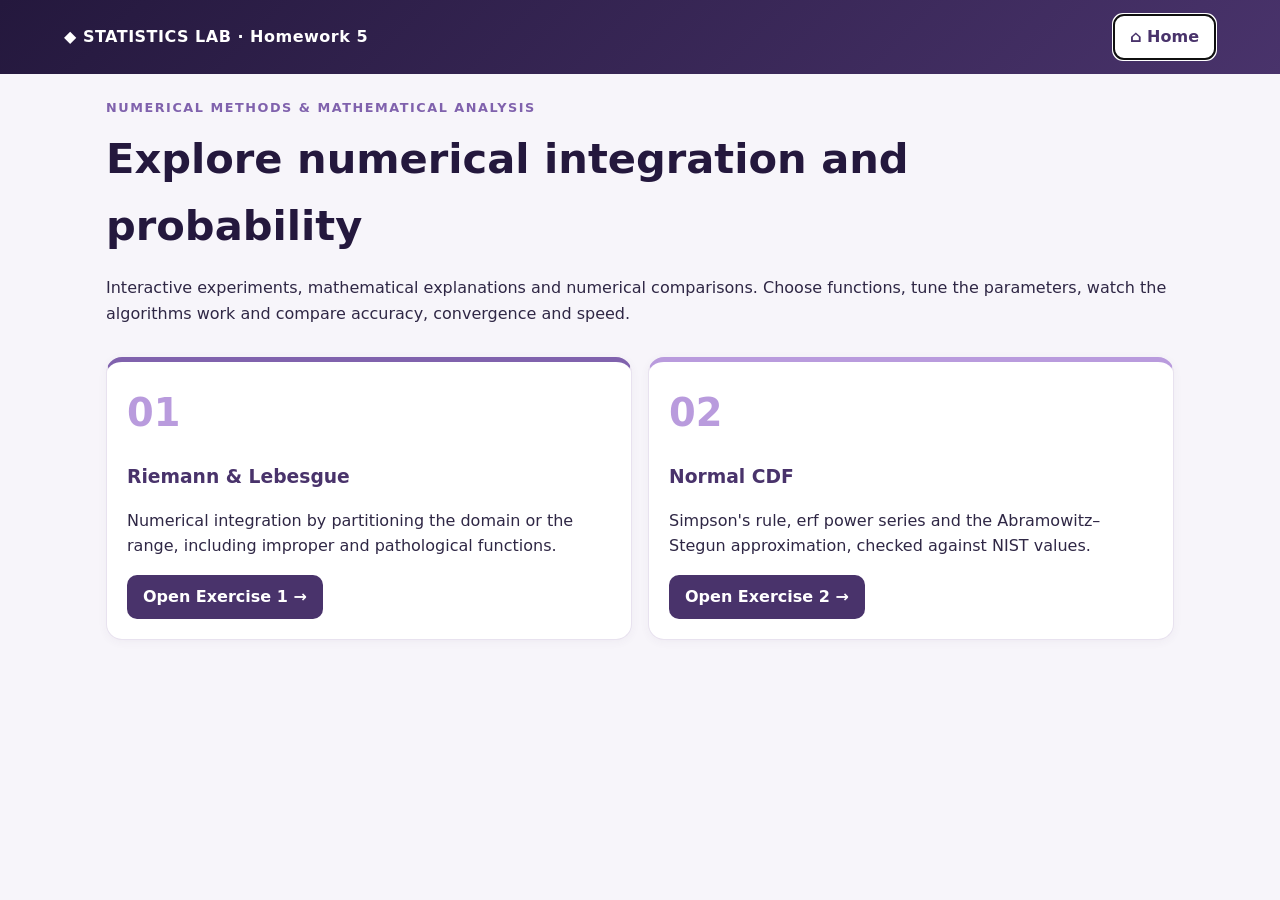
<file: homework5.html>
<!DOCTYPE html>
<html lang="en"><head><meta charset="utf-8"><meta name="viewport" content="width=device-width,initial-scale=1">
<title>Statistics Lab · Homework 5</title>
<style>
:root{--dark:#24183D;--pri:#49336B;--acc:#8062AD;--lt:#B99BDD;--bg:#F7F5FA;--bd:#E8E2EF;--lav:#E9E1F7;--tx:#2f2745}
*{box-sizing:border-box}body{margin:0;font:16px/1.6 system-ui,"Segoe UI",sans-serif;background:var(--bg);color:var(--tx)}
header{background:linear-gradient(135deg,var(--dark),var(--pri));color:#fff;padding:14px 5vw;display:flex;gap:14px;align-items:center;justify-content:space-between}
header b{letter-spacing:.5px}header small{opacity:.75}
main{max-width:1100px;margin:auto;padding:24px 16px 60px}
h1{color:var(--dark);font-size:clamp(1.8rem,4vw,2.6rem);margin:.2em 0}h2{color:var(--dark);margin:1.6em 0 .2em}h3{color:var(--pri);margin:1em 0 .3em}
.eyebrow{color:var(--acc);font-weight:700;letter-spacing:.12em;font-size:.8rem;text-transform:uppercase}
.card{background:#fff;border:1px solid var(--bd);border-radius:16px;padding:20px;margin:14px 0;box-shadow:0 2px 10px rgba(73,51,107,.05)}
.grid{display:grid;gap:16px;grid-template-columns:repeat(auto-fit,minmax(min(300px,100%),1fr))}
.tile{cursor:pointer;transition:.15s;border-top:5px solid var(--acc)}.tile:hover{transform:translateY(-3px);box-shadow:0 8px 22px rgba(73,51,107,.16)}
.tile.e2{border-top-color:var(--lt)}.tile .n{font-size:2.4rem;font-weight:800;color:var(--lt)}
button{background:var(--pri);color:#fff;border:0;border-radius:10px;padding:9px 16px;font:inherit;font-weight:600;cursor:pointer}button:hover{background:var(--acc)}
button.ghost{background:#fff;color:var(--pri);border:1px solid var(--lt)}button.ghost:hover{background:var(--lav)}
input,select{font:inherit;padding:7px 10px;border:1px solid var(--lt);border-radius:8px;background:#fff;color:var(--tx);max-width:100%}
label{display:block;font-size:.85rem;color:var(--pri);font-weight:600;margin:10px 0 3px}
canvas{width:100%;height:300px;display:block}.sm canvas{height:230px}
table{border-collapse:collapse;width:100%;font-size:.9rem}th,td{padding:7px 10px;border-bottom:1px solid var(--bd);text-align:right}th:first-child,td:first-child{text-align:left}th{background:var(--lav);color:var(--dark)}
.wrap{overflow-x:auto}.fm{font-family:Cambria,"Times New Roman",serif;font-size:1.05rem;background:var(--bg);border-left:4px solid var(--lt);padding:8px 14px;margin:8px 0;overflow-x:auto;white-space:normal;word-break:break-word}.cols>*,.grid>*{min-width:0}sub,sup{line-height:0}
.pill{display:inline-block;background:var(--lav);color:var(--pri);border-radius:99px;padding:2px 12px;font-size:.82rem;margin:2px 4px 2px 0}
.v2 header{background:linear-gradient(135deg,#3a2a66,#7d65b5)}.v2 .eyebrow{color:#8a74c4}
.big{font-size:2.2rem;font-weight:800;color:var(--pri)}.warn{color:#8a3b86;font-size:.88rem}
.hide{display:none}ul{padding-left:20px}.cols{display:grid;gap:16px;grid-template-columns:repeat(auto-fit,minmax(min(320px,100%),1fr))}
.leg i{display:inline-block;width:12px;height:12px;border-radius:3px;margin:0 4px 0 10px;vertical-align:-1px}
</style></head><body>
<header><b>◆ STATISTICS LAB · Homework 5</b><span><button class="ghost" id="home" onclick="go('home')">⌂ Home</button></span></header>
<main>
<!-- HOME -->
<section id="v-home">
<div class="eyebrow">Numerical methods &amp; mathematical analysis</div>
<h1>Explore numerical integration and probability</h1>
<p>Interactive experiments, mathematical explanations and numerical comparisons. Choose functions, tune the parameters, watch the algorithms work and compare accuracy, convergence and speed.</p>
<div class="grid">
<div class="card tile" onclick="go('ex1')"><div class="n">01</div><h3>Riemann &amp; Lebesgue</h3><p>Numerical integration by partitioning the domain or the range, including improper and pathological functions.</p><button>Open Exercise 1 →</button></div>
<div class="card tile e2" onclick="go('ex2')"><div class="n">02</div><h3>Normal CDF</h3><p>Simpson's rule, erf power series and the Abramowitz–Stegun approximation, checked against NIST values.</p><button>Open Exercise 2 →</button></div>
</div></section>

<!-- EXERCISE 1 -->
<section id="v-ex1" class="hide">
<div class="eyebrow">Exercise 1</div><h1>Riemann and Lebesgue Integration</h1>
<h2><span class="eyebrow">01 · Introduction</span><br>Understanding the two approaches</h2>
<div class="cols">
<div class="card sm"><h3>Riemann: partition the <i>x</i>-axis</h3><canvas id="introR"></canvas><div class="fm">I<sub>R</sub> = Σ f(x<sub>i</sub>*)·Δx, &nbsp; Δx = (b−a)/n, &nbsp; x<sub>i</sub>* = a+(i+½)Δx</div></div>
<div class="card sm"><h3>Lebesgue: partition the <i>y</i>-axis</h3><canvas id="introL"></canvas><div class="fm">I<sub>L</sub> ≈ Σ y<sub>j</sub>*·μ(A<sub>j</sub>), &nbsp; A<sub>j</sub> = {x : f(x) ∈ B<sub>j</sub>}</div></div></div>
<p>The Lebesgue-inspired method is a <b>numerical discretisation</b>, not an exact measure computation: μ(A<sub>j</sub>) is estimated as (points in level j / N)·(b−a). Here <b>n</b> (Riemann subintervals) and <b>N</b> (domain samples) count points on the x-axis, while <b>k</b> counts value levels on the y-axis; they are different quantities.</p>

<h2><span class="eyebrow">02 · Function Explorer</span><br>Choose a function</h2>
<div class="card"><label>Function</label><select id="fsel"></select>
<div id="finfo" style="margin-top:12px"></div>
<div id="epsbox" class="hide"><label>Truncation ε (domain becomes [ε, 1])</label><input id="eps" type="number" value="0.001" min="1e-9" max="0.5" step="any"></div></div>

<h2><span class="eyebrow">03 · Numerical Experiments</span><br>Configure and run the methods</h2>
<div class="cols">
<div class="card"><h3>Riemann (Midpoint Rule)</h3><label>Number of subintervals n</label><input id="rn" type="number" value="100" min="1" max="200000" list="nl"><datalist id="nl"><option>10<option>50<option>100<option>500<option>1000<option>5000</datalist><p><button onclick="runR()">Run Riemann Integration</button></p></div>
<div class="card"><h3>Lebesgue (range partition)</h3><label>Number of domain samples N</label><input id="ln" type="number" value="1000" min="2" max="200000" list="nl"><label>Number of value intervals k</label><input id="lk" type="number" value="50" min="1" max="5000"><label>Representative value</label><input value="Midpoint of each value interval" disabled><p><button onclick="runL()">Run Lebesgue Integration</button></p></div></div>
<p><button onclick="runBoth()">▶ Run Both Methods</button></p>

<h2><span class="eyebrow">04 · Results &amp; Comparison</span><br>Visualize the results</h2>
<div class="cols"><div class="card"><h3>Graph 1 – Riemann approximation</h3><canvas id="g1"></canvas></div>
<div class="card"><h3>Graph 2 – Lebesgue approximation</h3><canvas id="g2"></canvas></div></div>
<div class="card"><h3>Graph 3 – Convergence comparison</h3><div class="leg"><i style="background:#49336B"></i>Riemann (n = N)<i style="background:#C07AD9"></i>Lebesgue (N samples, k = N levels)</div><canvas id="g3"></canvas><p id="convnote" class="warn"></p></div>
<div class="card wrap"><h3>Results table</h3><table id="rt"></table><p class="warn">Times are the mean of 20 repetitions measured with performance.now(); drawing is excluded.</p></div>

<h2><span class="eyebrow">05 · Discussion</span><br>Interpretation and conclusions</h2>
<div class="card" id="disc"></div>
<div class="card"><h3>Conclusion of Exercise 1</h3><p>For Riemann-integrable functions the two approaches converge to the same integral, provided the approximations are built correctly. The real difference lies in how the computation is organised (slicing the domain versus grouping points by value) and in how each approach behaves on unusual functions: unbounded ones need truncation, and the Dirichlet function exposes the fact that a finite sample cannot tell rational from irrational numbers.</p></div>
</section>

<!-- EXERCISE 2 -->
<section id="v-ex2" class="hide">
<div class="eyebrow">Exercise 2</div><h1>Numerical Computation of the Normal CDF</h1>
<h2><span class="eyebrow">01 · Mathematical Background</span><br>The standard normal distribution</h2>
<div class="card"><div class="fm">φ(x) = (1/√(2π))·e<sup>−x²/2</sup> &nbsp;&nbsp;&nbsp; Φ(x) = ∫<sub>−∞</sub><sup>x</sup> φ(t) dt = P(Z ≤ x)</div>
<p>Φ(0) = 0.5 and Φ(1) ≈ 0.84134: about 84.13% of a standard normal variable lies below 1. Move the cursor to see the cumulative area.</p>
<label>x = <b id="gxv">1.00</b></label><input id="gx" type="range" min="-4" max="4" step="0.01" value="1" style="width:100%">
<div class="cols sm"><div><canvas id="pdfc"></canvas></div><div><canvas id="cdfc"></canvas></div></div></div>

<h2><span class="eyebrow">02 · Theoretical Foundations</span><br>Why is the CDF not elementary?</h2>
<div class="card"><p><b>Liouville's theorem</b> on integration in finite terms says that if an elementary function has an elementary antiderivative, the antiderivative has a restricted form. For f = e<sup>h</sup> with h rational, it exists only if ∫e<sup>h</sup> dx = r(x)·e<sup>h</sup> with r a rational function, i.e.</p>
<div class="fm">r′(x) + h′(x)·r(x) = 1</div>
<p>For h = −x² this reads r′ − 2x·r = 1. If r is a polynomial of degree d ≥ 0, the left side has degree d+1 ≥ 1, never the constant 1 (and r = 0 gives 0). If r has a pole of order m at some point, r′ has a pole of order m+1 while 2x·r has order at most m, so they cannot cancel. No rational r exists, hence <b>∫e<sup>−x²</sup>dx is not elementary</b> (see B. Conrad's Stanford notes on this).</p>
<p>This does <i>not</i> mean the integral fails to exist or cannot be computed: only that no finite combination of polynomials, exponentials, logarithms, trigonometric and algebraic functions gives its antiderivative.</p>
<h3>The error function</h3>
<div class="fm">erf(x) = (2/√π)·∫<sub>0</sub><sup>x</sup> e<sup>−t²</sup> dt &nbsp;&nbsp;&nbsp; Φ(x) = ½·[1 + erf(x/√2)]</div>
<p>The relation Φ ↔ erf is an <b>exact identity</b>, so special functions give an exact analytical representation. But erf is itself non-elementary: to get a number we still need numerical integration, a truncated series or a rational approximation. That is exactly what the three methods below do.</p></div>

<h2><span class="eyebrow">03 · Method Explorer</span><br>Compare numerical algorithms</h2>
<div class="cols">
<div class="card"><h3>A · Simpson (integration)</h3><div class="fm">Φ(x) = 0.5 ± (h/3)·[f<sub>0</sub> + f<sub>n</sub> + 4Σ<sub>odd</sub> + 2Σ<sub>even</sub>]</div><p>Integrates φ from 0 to |x| and uses symmetry. Accuracy set by the even number of subintervals n; cost grows linearly with n.</p><label>Subintervals n (even)</label><input id="sn" type="number" value="200" min="2" max="20000" step="2"></div>
<div class="card"><h3>B · erf power series</h3><div class="fm">erf(z) = (2/√π)·Σ<sub>n≥0</sub> (−1)<sup>n</sup> z<sup>2n+1</sup> / (n!(2n+1))</div><p>Terms are added until the next one falls below the tolerance. Slower and less stable for large |x| (alternating terms, cancellation).</p><label>Tolerance</label><select id="stol"><option value="1e-4">1e-4<option value="1e-8">1e-8<option value="1e-12" selected>1e-12<option value="1e-16">1e-16</select></div>
<div class="card"><h3>C · Abramowitz &amp; Stegun</h3><div class="fm">Φ(x) ≈ 1 − φ(x)(b<sub>1</sub>t + … + b<sub>5</sub>t<sup>5</sup>), &nbsp; t = 1/(1+0.2316419x)</div><p>Fixed-cost polynomial approximation (formula 26.2.17), maximum absolute error about 7.5·10<sup>−8</sup>. It is an approximation, not an exact value.</p><p class="pill">no parameters</p></div></div>

<h2><span class="eyebrow">04 · Interactive Calculator</span><br>Calculate the normal CDF</h2>
<div class="card"><label>Input value x</label><input id="cx" type="number" value="1" step="0.1" min="-6" max="6">
<div class="grid" style="margin-top:12px"><div><div class="eyebrow">Simpson</div><div class="big" id="o1"></div></div><div><div class="eyebrow">erf series</div><div class="big" id="o2"></div><small id="o2t"></small></div><div><div class="eyebrow">A&amp;S</div><div class="big" id="o3"></div></div></div>
<p id="oref" class="warn"></p></div>

<h2><span class="eyebrow">05 · Accuracy &amp; Performance</span><br>Numerical comparison</h2>
<div class="card"><label>Error measured against</label><select id="refsel"><option value="nist">NIST table (rounded to 5 decimals)<option value="hp">High-accuracy internal reference (series, tol 1e-16)</select>
<p class="warn">NIST values are rounded to 5 decimals, so errors below about 5·10<sup>−6</sup> cannot be resolved against that table; the internal reference reveals the true differences.</p></div>
<div class="card wrap"><h3>Results table</h3><table id="t2"></table></div>
<div class="cols"><div class="card"><h3>Graph 2 – Numerical accuracy</h3><div class="leg"><i style="background:#49336B"></i>Simpson<i style="background:#8062AD"></i>Series<i style="background:#C07AD9"></i>A&amp;S</div><canvas id="g4"></canvas></div>
<div class="card"><h3>Graph 3 – Execution time per evaluation (µs, log)</h3><canvas id="g5"></canvas><p><button class="ghost" onclick="bench()">Repeat benchmark</button></p></div></div>
<div class="card wrap"><h3>Summary by method</h3><table id="t3"></table></div>

<h2><span class="eyebrow">06 · Discussion &amp; Conclusions</span><br>What did we learn?</h2>
<div class="card" id="disc2"></div>
</section>
</main>

<script>
const $=s=>document.querySelector(s),gcd=(a,b)=>{while(b)[a,b]=[b,a%b];return a};
const e8=v=>isFinite(v)?v.toFixed(8):'—',ex=v=>v===0?'0':v.toExponential(2);
/* ---------- navigation ---------- */
function go(v){for(const s of ['home','ex1','ex2'])$('#v-'+s).classList.toggle('hide',s!==v);document.body.className=v==='ex2'?'v2':'';
 try{history.replaceState(null,'','#'+v)}catch(e){}scrollTo(0,0);requestAnimationFrame(()=>{if(v==='ex1')draw1();if(v==='ex2')draw2()})}
/* ---------- plotting helper ---------- */
function mk(cv,xr,yr,o={}){const d=devicePixelRatio||1,w=cv.clientWidth,h=cv.clientHeight;cv.width=w*d;cv.height=h*d;const c=cv.getContext('2d');c.scale(d,d);
 const L=56,R=12,T=12,B=o.nox?26:32,tf=(v,l)=>l?Math.log10(v):v;
 const X=x=>L+(tf(x,o.lx)-tf(xr[0],o.lx))/(tf(xr[1],o.lx)-tf(xr[0],o.lx))*(w-L-R),Y=y=>h-B-(tf(y,o.ly)-tf(yr[0],o.ly))/(tf(yr[1],o.ly)-tf(yr[0],o.ly))*(h-T-B);
 const ft=v=>Math.abs(v)>=1e4||(v!==0&&Math.abs(v)<1e-3)?v.toExponential(0):''+ +v.toPrecision(3);
 c.font='11px system-ui';c.lineWidth=1;c.strokeStyle='#E8E2EF';c.fillStyle='#6b5f85';
 const ticks=(r,l)=>{const t=[];if(l){for(let e=Math.ceil(Math.log10(r[0])-1e-9);e<=Math.floor(Math.log10(r[1])+1e-9);e++)t.push(10**e)}else for(let i=0;i<=5;i++)t.push(r[0]+(r[1]-r[0])*i/5);return t};
 for(const y of ticks(yr,o.ly)){c.beginPath();c.moveTo(L,Y(y));c.lineTo(w-R,Y(y));c.stroke();c.textAlign='right';c.fillText(ft(y),L-5,Y(y)+4)}
 if(!o.nox)for(const x of ticks(xr,o.lx)){c.beginPath();c.moveTo(X(x),T);c.lineTo(X(x),h-B);c.stroke();c.textAlign='center';c.fillText(ft(x),X(x),h-B+14)}
 c.strokeStyle='#8062AD';c.beginPath();c.moveTo(L,T);c.lineTo(L,h-B);c.lineTo(w-R,h-B);c.stroke();
 c.fillStyle='#49336B';c.textAlign='right';if(o.xl)c.fillText(o.xl,w-R,h-2);c.textAlign='left';if(o.yl)c.fillText(o.yl,L+4,T+8);
 c.save();c.beginPath();c.rect(L,T,w-L-R,h-T-B);c.restore();return{c,X,Y,w,h,L,R,T,B}}
/* ---------- Exercise 1: functions (theory kept apart from algorithms) ---------- */
const PI=Math.PI;
const F={
 sin:{name:'Sine function',tex:'f(x) = sin(x)',a:0,b:PI,exact:()=>2,type:'Smooth',f:x=>Math.sin(x)},
 sq:{name:'Parabola',tex:'f(x) = x²',a:0,b:1,exact:()=>1/3,type:'Polynomial',f:x=>x*x},
 abs:{name:'Absolute value',tex:'f(x) = |x − 0.5|',a:0,b:1,exact:()=>.25,type:'Continuous, not differentiable at 0.5',f:x=>Math.abs(x-.5)},
 step:{name:'Step function (1, 3)',tex:'f(x) = 1 if x < 0.5, 3 if x ≥ 0.5',a:0,b:1,exact:()=>2,type:'Discontinuous',f:x=>x<.5?1:3},
 inv:{name:'Reciprocal square root',tex:'f(x) = 1/√x, x ∈ (0, 1]',a:0,b:1,exact:e=>2-2*Math.sqrt(e),type:'Unbounded, improper integral',f:x=>1/Math.sqrt(x)},
 sinc:{name:'Sinc function',tex:'f(x) = sin(x)/x, f(0) := 1',a:0,b:PI,exact:()=>1.8519370519824662,type:'Removable singularity (exact = Si(π))',f:x=>x===0?1:Math.sin(x)/x},
 dir:{name:'Dirichlet function',tex:'f(x) = 1 if x rational, 0 if irrational',a:0,b:1,exact:()=>0,type:'Pathological: not Riemann-integrable (Lebesgue integral = 0)',f:()=>1},
 tho:{name:"Thomae's function",tex:'f(p/q) = 1/q (lowest terms), 0 if irrational',a:0,b:1,exact:()=>0,type:'Pathological: Riemann-integrable, integral 0',f:(x,p,q)=>gcd(p,q)/q}
};
for(const k in F){F[k].id=k;$('#fsel').add(new Option(F[k].name,k))}
const cur=()=>F[$('#fsel').value],eps=()=>Math.max(1e-9,+$('#eps').value||1e-3);
const dom=()=>{const f=cur();return f.id==='inv'?[eps(),1]:[f.a,f.b]};
const exact=()=>cur().exact(eps());
/* a sample point is the rational p/q, so Thomae can use exact denominators */
const ev=(fn,a,b,p,q)=>fn.f(a+(b-a)*p/q,p,q);
function riemann(fn,a,b,n){let s=0;for(let i=0;i<n;i++)s+=ev(fn,a,b,2*i+1,2*n);return s*(b-a)/n}
function lebesgue(fn,a,b,N,k){const v=new Float64Array(N);let m=Infinity,M=-Infinity;
 for(let i=0;i<N;i++){const y=ev(fn,a,b,2*i+1,2*N);v[i]=y;if(y<m)m=y;if(y>M)M=y}
 const dy=(M-m)/k,cnt=new Array(k).fill(0);for(let i=0;i<N;i++)cnt[dy>0?Math.min(k-1,Math.floor((v[i]-m)/dy)):0]++;
 let s=0;for(let j=0;j<k;j++)s+=(m+(j+.5)*dy)*cnt[j]/N*(b-a);return{I:s,m,M,dy,k}}
const timeIt=(f,r=20)=>{f();const t=performance.now();let v;for(let i=0;i<r;i++)v=f();return[v,(performance.now()-t)/r]};
/* ---------- Exercise 1: drawing ---------- */
function yrange(fn,a,b){if(fn.id==='dir')return[0,1.3];if(fn.id==='tho')return[0,1.1];let mn=1e9,mx=-1e9;
 for(let i=0;i<300;i++){const y=ev(fn,a,b,2*i+1,600);mn=Math.min(mn,y);mx=Math.max(mx,y)}return[Math.min(0,mn),mx*1.1||1]}
function curve(P,fn,a,b,col){const c=P.c;c.strokeStyle=c.fillStyle=col;c.lineWidth=2;c.beginPath();
 if(fn.id==='dir'){c.setLineDash([2,5]);for(const y of[0,1]){c.moveTo(P.X(a),P.Y(y));c.lineTo(P.X(b),P.Y(y))}c.stroke();c.setLineDash([]);return}
 if(fn.id==='tho'){for(let q=1;q<=40;q++)for(let p=0;p<=q;p++)if(gcd(p,q)===1){c.beginPath();c.arc(P.X(p/q),P.Y(1/q),2,0,7);c.fill()}return}
 for(let i=0;i<=500;i++){const x=P.X(a+(b-a)*i/500),y=P.Y(ev(fn,a,b,i,500));i?c.lineTo(x,y):c.moveTo(x,y)}c.stroke()}
function drawR(cv,fn,a,b,n){const[lo,hi]=yrange(fn,a,b),P=mk(cv,[a,b],[lo,hi],{xl:'x',yl:'f(x)'}),c=P.c,dx=(b-a)/n;
 c.fillStyle='rgba(128,98,173,.35)';c.strokeStyle='#49336B';c.lineWidth=1;
 for(let i=0;i<n;i++){const y=Math.min(hi,ev(fn,a,b,2*i+1,2*n)),x1=P.X(a+i*dx),w=P.X(a+(i+1)*dx)-x1;c.fillRect(x1,P.Y(Math.max(y,0)),w,P.Y(Math.min(y,0))-P.Y(Math.max(y,0)));if(n<=150)c.strokeRect(x1,P.Y(Math.max(y,0)),w,P.Y(Math.min(y,0))-P.Y(Math.max(y,0)))}
 if(n<=60){c.fillStyle='#24183D';for(let i=0;i<n;i++){c.beginPath();c.arc(P.X(a+(i+.5)*dx),P.Y(Math.min(hi,ev(fn,a,b,2*i+1,2*n))),2.5,0,7);c.fill()}}
 curve(P,fn,a,b,'#24183D')}
function drawL(cv,fn,a,b,N,k){const[lo,hi]=yrange(fn,a,b),P=mk(cv,[a,b],[lo,hi],{xl:'x',yl:'f(x)'}),c=P.c,Lb=lebesgue(fn,a,b,N,k),C=400;
 for(let i=0;i<C;i++){const y=ev(fn,a,b,2*i+1,2*C),j=Lb.dy>0?Math.min(k-1,Math.floor((y-Lb.m)/Lb.dy)):0,lv=Lb.m+(j+.5)*Lb.dy,x1=P.X(a+(b-a)*i/C);
  c.fillStyle=`hsla(${280-j*40/k},45%,${75-35*j/k}%,.75)`;const t=P.Y(Math.min(hi,Math.max(lv,0))),z=P.Y(Math.min(lv,0));c.fillRect(x1,t,(P.X(b)-P.X(a))/C+.6,z-t)}
 c.strokeStyle='rgba(73,51,107,.5)';c.lineWidth=1;c.setLineDash([4,4]);if(k<=60)for(let j=0;j<=k;j++){const y=Lb.m+j*Lb.dy;if(y>hi)break;c.beginPath();c.moveTo(P.L,P.Y(y));c.lineTo(P.w-P.R,P.Y(y));c.stroke()}c.setLineDash([]);
 curve(P,fn,a,b,'#24183D')}
let S={},CV=null;
function conv(){const fn=cur(),[a,b]=dom(),ex0=exact(),Ns=[10,20,50,100,200,500,1000,2000,5000];
 return Ns.map(N=>({N,r:Math.abs(riemann(fn,a,b,N)-ex0),l:Math.abs(lebesgue(fn,a,b,N,N).I-ex0)}))}
const slope=(C,key)=>{const p=C.filter(d=>d[key]>1e-14);if(p.length<3)return NaN;const x=p.map(d=>Math.log10(d.N)),y=p.map(d=>Math.log10(d[key])),mx=x.reduce((s,v)=>s+v)/x.length,my=y.reduce((s,v)=>s+v)/y.length;
 return x.reduce((s,v,i)=>s+(v-mx)*(y[i]-my),0)/x.reduce((s,v)=>s+(v-mx)**2,0)};
function draw3(){if(!CV)return;const fl=1e-17,all=CV.flatMap(d=>[d.r,d.l]).map(v=>Math.max(v,fl)),lo=10**Math.floor(Math.log10(Math.min(...all))),hi=10**Math.ceil(Math.log10(Math.max(...all)));
 const P=mk($('#g3'),[10,5000],[lo,hi===lo?lo*10:hi],{lx:1,ly:1,xl:'subdivisions / samples',yl:'absolute error'}),c=P.c;
 for(const[k,col]of[['r','#49336B'],['l','#C07AD9']]){c.strokeStyle=c.fillStyle=col;c.lineWidth=2;c.beginPath();CV.forEach((d,i)=>{const x=P.X(d.N),y=P.Y(Math.max(d[k],fl));i?c.lineTo(x,y):c.moveTo(x,y)});c.stroke();CV.forEach(d=>{c.beginPath();c.arc(P.X(d.N),P.Y(Math.max(d[k],fl)),3.5,0,7);c.fill()})}
 $('#convnote').textContent=`Observed convergence order (log-log slope): Riemann ≈ ${slope(CV,'r').toFixed(2)}, Lebesgue ≈ ${slope(CV,'l').toFixed(2)}. Exact errors equal to 0 are drawn at 1e-17.`}
function draw1(){if($('#v-ex1').classList.contains('hide'))return;const fn=cur(),[a,b]=dom();
 drawR($('#introR'),F.sin,0,PI,10);drawL($('#introL'),F.sin,0,PI,2000,6);
 drawR($('#g1'),fn,a,b,Math.max(1,+$('#rn').value|0));drawL($('#g2'),fn,a,b,Math.max(2,+$('#ln').value|0),Math.max(1,+$('#lk').value|0));draw3()}
function table1(){const R=S.R,L=S.L,e=exact();const row=(n,r,l)=>`<tr><td>${n}</td><td>${r}</td><td>${l}</td></tr>`;
 $('#rt').innerHTML=`<tr><th>Metric</th><th>Riemann</th><th>Lebesgue</th></tr>`+row('Reference value',e8(e),e8(e))+row('Approximate integral',R?e8(R.I):'—',L?e8(L.I):'—')+row('Absolute error',R?ex(Math.abs(R.I-e)):'—',L?ex(Math.abs(L.I-e)):'—')+
 row('Number of evaluations',R?R.n:'—',L?L.N+' (k = '+L.k+')':'—')+row('Execution time (ms)',R?R.t.toFixed(4):'—',L?L.t.toFixed(4):'—')}
function runR(){const fn=cur(),[a,b]=dom(),n=Math.max(1,+$('#rn').value|0),[I,t]=timeIt(()=>riemann(fn,a,b,n));S.R={I,t,n};after()}
function runL(){const fn=cur(),[a,b]=dom(),N=Math.max(2,+$('#ln').value|0),k=Math.max(1,+$('#lk').value|0),[r,t]=timeIt(()=>lebesgue(fn,a,b,N,k));S.L={I:r.I,t,N,k};after()}
function runBoth(){runR();runL()}
function after(){CV=conv();table1();draw1();disc1()}
function disc1(){const f=cur(),e=exact(),R=S.R,L=S.L,id=f.id,li=[];const er=R?ex(Math.abs(R.I-e)):'–',el=L?ex(Math.abs(L.I-e)):'–';
 if(['sin','sq','sinc'].includes(id))li.push('Both methods approximate the same integral.','The function is continuous, hence Riemann-integrable, so both discretisations converge to the same value as they are refined.','The midpoint rule benefits from smoothness (fast error decay), whereas the range-partition estimate is limited by the level width Δy and by how finely the preimages are sampled.');
 if(id==='abs')li.push('The function is continuous but not differentiable at x = 0.5, so it is still Riemann-integrable and both methods converge to 1/4.','The kink slightly reduces the smoothness advantage of the midpoint rule, but the error still decreases steadily.');
 if(id==='step')li.push('The function is discontinuous but has a single jump, so it is Riemann-integrable and both methods converge to 2.','The Lebesgue view is very natural here: only two levels (1 and 3) are attained, and the preimages are [0, 0.5) and [0.5, 1], each of measure 0.5. Any bias comes only from the representative level values.');
 if(id==='inv')li.push('The function is unbounded near zero, so a finite partition of the range cannot cover all of it directly: a truncation to [ε, 1] is needed (ε = '+eps()+').','On [ε, 1] the exact value is 2 − 2√ε, while the improper integral over (0, 1] converges to 2.','Truncation error for the full integral: '+ex(2-exact())+'. Shrinking ε reduces it, but the range [1, 1/√ε] gets wider, so more levels are needed.','Truncated values: '+[1e-1,1e-2,1e-3,1e-4,1e-6].map(x=>`ε=${x}: ${(2-2*Math.sqrt(x)).toFixed(6)}`).join('; ')+'.');
 if(id==='dir')li.push('The function is <b>not Riemann-integrable</b> (upper sum 1, lower sum 0 on every partition); its Lebesgue integral is 0 because the rationals have measure zero.','Finite numerical sampling cannot distinguish rational from irrational numbers: every floating-point sample is a rational number, so the code evaluates f = 1 everywhere and both estimates give 1 instead of 0.','This is not a bug to hide: it shows the limit of sampling-based approximations of the Lebesgue integral.');
 if(id==='tho')li.push("Thomae's function is discontinuous at every rational point but continuous at the irrationals, so it is Riemann-integrable with integral 0 (Lebesgue integral too).",'Samples are treated as exact fractions p/q, so 1/q uses the reduced denominator. The peaks 1/q are ever smaller and rarer, and both estimates tend to 0.','The level-based estimate depends on the largest sampled value, so its representative values are biased for small N.');
 const cs=CV?`Current run: Riemann error ${er}, Lebesgue error ${el}. Observed orders – Riemann ≈ ${slope(CV,'r').toFixed(2)}, Lebesgue ≈ ${slope(CV,'l').toFixed(2)}.`:'';
 $('#disc').innerHTML='<ul>'+li.map(t=>'<li>'+t+'</li>').join('')+'</ul><p><b>'+cs+'</b></p>'}
$('#fsel').onchange=()=>{const f=cur();$('#epsbox').classList.toggle('hide',f.id!=='inv');
 $('#finfo').innerHTML=`<div class="fm">${f.tex}</div><span class="pill">Domain: ${f.id==='inv'?'(0, 1] → [ε, 1]':'['+(f.a)+', '+(f.b===PI?'π':f.b)+']'}</span><span class="pill">Type: ${f.type}</span><span class="pill">Reference integral: ${f.id==='dir'?'0 (Lebesgue)':f.id==='sinc'?'Si(π) ≈ 1.85194':f.id==='inv'?'2 (improper); 2−2√ε on [ε,1]':e8(f.exact())}</span>`;S={};runBoth()};
$('#eps').onchange=()=>{$('#fsel').onchange()};['rn','ln','lk'].forEach(i=>$('#'+i).oninput=draw1);

/* ---------- Exercise 2 ---------- */
const phi=x=>Math.exp(-x*x/2)/Math.sqrt(2*PI);
function simpson(x,n){const A=Math.abs(x);if(!A)return.5;const h=A/n;let s=phi(0)+phi(A);for(let i=1;i<n;i++)s+=(i%2?4:2)*phi(i*h);const I=s*h/3;return x>=0?.5+I:.5-I}
function erfS(z,tol){let t=z,s=z,n=0;for(;;){n++;t*=-z*z/n;const a=t/(2*n+1);s+=a;if(Math.abs(a)<tol||n>600)break}return{v:2/Math.sqrt(PI)*s,terms:n+1}}
const cdfS=(x,tol)=>.5*(1+erfS(x/Math.SQRT2,tol).v);
function cdfAS(x){const a=Math.abs(x),t=1/(1+.2316419*a),Q=phi(a)*t*(.31938153+t*(-.356563782+t*(1.781477937+t*(-1.821255978+t*1.330274429))));return x>=0?1-Q:Q}
const NIST={'-3':.00135,'-2':.02275,'-1':.15866,'-0.5':.30854,'0':.5,'0.5':.69146,'1':.84134,'1.5':.93319,'2':.97725,'3':.99865},XS=Object.keys(NIST).map(Number).sort((a,b)=>a-b);
const sn=()=>Math.max(2,2*Math.round((+$('#sn').value||200)/2)),stol=()=>+$('#stol').value;
const ref=x=>$('#refsel').value==='nist'?NIST[x]:cdfS(x,1e-16);
let TM=null;
function setX(v){v=Math.max(-6,Math.min(6,+v||0));$('#gx').value=v;$('#gxv').textContent=v.toFixed(2);$('#cx').value=v;calc();drawG1()}
function calc(){const x=+$('#cx').value||0,s=erfS(x/Math.SQRT2,stol()),r=cdfS(x,1e-16);
 $('#o1').textContent=simpson(x,sn()).toFixed(8);$('#o2').textContent=(.5*(1+s.v)).toFixed(8);$('#o2t').textContent=s.terms+' terms';$('#o3').textContent=cdfAS(x).toFixed(8);
 $('#oref').textContent='High-accuracy series reference: '+r.toFixed(10)+(Math.abs(x)>4.5?' — for large |x| the alternating series loses precision to cancellation.':'');}
function drawG1(){const x=+$('#gx').value,P=mk($('#pdfc'),[-4,4],[0,.45],{xl:'x',yl:'φ(x)'}),c=P.c;c.fillStyle='rgba(185,155,221,.6)';c.beginPath();c.moveTo(P.X(-4),P.Y(0));for(let i=0;i<=200;i++){const t=-4+(Math.min(x,4)+4)*i/200;c.lineTo(P.X(t),P.Y(phi(t)))}c.lineTo(P.X(x),P.Y(0));c.fill();
 c.strokeStyle='#49336B';c.lineWidth=2;c.beginPath();for(let i=0;i<=200;i++){const t=-4+8*i/200;i?c.lineTo(P.X(t),P.Y(phi(t))):c.moveTo(P.X(t),P.Y(phi(t)))}c.stroke();
 const Q=mk($('#cdfc'),[-4,4],[0,1],{xl:'x',yl:'Φ(x)'}),d=Q.c;d.strokeStyle='#8062AD';d.lineWidth=2;d.beginPath();for(let i=0;i<=200;i++){const t=-4+8*i/200;i?d.lineTo(Q.X(t),Q.Y(cdfAS(t))):d.moveTo(Q.X(t),Q.Y(cdfAS(t)))}d.stroke();
 d.fillStyle='#24183D';d.beginPath();d.arc(Q.X(x),Q.Y(cdfAS(x)),5,0,7);d.fill();d.textAlign='left';d.fillText('Φ('+x.toFixed(2)+') ≈ '+cdfAS(x).toFixed(5),Q.X(x)+8,Q.Y(cdfAS(x))+14)}
function bench(){const fs=[x=>simpson(x,sn()),x=>cdfS(x,stol()),cdfAS];TM=fs.map(f=>{const pass=()=>{let s=0;for(const x of XS)s+=f(x);return s};let t=performance.now();pass();t=performance.now()-t;const r=Math.max(5,Math.min(20000,Math.floor(40/Math.max(t,1e-4)))),t0=performance.now();for(let i=0;i<r;i++)pass();return(performance.now()-t0)/(r*XS.length)*1000});drawG5();tables2()}
function drawG5(){if(!TM)return;const lo=10**Math.floor(Math.log10(Math.min(...TM))-.3),hi=10**Math.ceil(Math.log10(Math.max(...TM))),P=mk($('#g5'),[0,3],[lo,hi],{ly:1,nox:1,yl:'µs'}),c=P.c,nm=['Simpson','Series','A&S'],col=['#49336B','#8062AD','#C07AD9'];
 TM.forEach((t,i)=>{const x=P.X(i+.15),w=P.X(i+.85)-x;c.fillStyle=col[i];c.fillRect(x,P.Y(t),w,P.Y(lo)-P.Y(t));c.fillStyle='#24183D';c.textAlign='center';c.fillText(t.toFixed(3)+' µs',x+w/2,P.Y(t)-4);c.fillText(nm[i],x+w/2,P.h-8)})}
function tables2(){const n=sn(),tl=stol(),fs=[x=>simpson(x,n),x=>cdfS(x,tl),cdfAS],nm=['Simpson (n='+n+')','erf series (tol '+tl+')','Abramowitz–Stegun'],V=fs.map(f=>XS.map(f));
 $('#t2').innerHTML='<tr><th>x</th><th>Simpson</th><th>Series</th><th>A&amp;S</th><th>Reference</th></tr>'+XS.map((x,i)=>`<tr><td>${x}</td>${V.map(v=>`<td>${v[i].toFixed(7)}</td>`).join('')}<td>${ref(x).toFixed(7)}</td></tr>`).join('');
 const st=V.map(v=>{const e=v.map((y,i)=>Math.abs(y-ref(XS[i])));return{m:e.reduce((a,b)=>a+b)/e.length,x:Math.max(...e)}}),terms=XS.map(x=>erfS(x/Math.SQRT2,tl).terms),rel=XS.map((x,i)=>Math.abs(V[2][i]-ref(x))/ref(x));
 $('#t3').innerHTML='<tr><th>Method</th><th>Mean abs. error</th><th>Max abs. error</th><th>Time (µs / eval)</th><th>Cost</th></tr>'+nm.map((m,i)=>`<tr><td>${m}</td><td>${ex(st[i].m)}</td><td>${ex(st[i].x)}</td><td>${TM?TM[i].toFixed(3):'…'}</td><td>${['n+1 density evaluations','avg '+(terms.reduce((a,b)=>a+b)/terms.length).toFixed(1)+' terms','5-term polynomial + 1 exp'][i]}</td></tr>`).join('');
 const bestI=st.map(s=>s.m).indexOf(Math.min(...st.map(s=>s.m))),fast=TM?TM.indexOf(Math.min(...TM)):2;
 $('#disc2').innerHTML=`<ul><li>Simpson's rule gives an approximation whose accuracy depends on the number of subdivisions (n = ${n}); its mean error against the selected reference is ${ex(st[0].m)} and its cost grows linearly with n.</li><li>The power series converges progressively, but its efficiency depends on x and on the stopping tolerance (${tl}): it needed between ${Math.min(...terms)} and ${Math.max(...terms)} terms on the test points, and for large |x| it suffers cancellation.</li><li>The Abramowitz–Stegun approximation is very fast (${TM?TM[2].toFixed(3)+' µs per evaluation':'fast'}) with a small absolute error (mean ${ex(st[2].m)}, max ${ex(st[2].x)}), consistent with its classical bound of about 7.5·10<sup>−8</sup> when the reference is accurate.</li><li>Against the NIST table, which is rounded to 5 decimals, all three methods look equally good (the table limits the resolution to ≈5·10<sup>−6</sup>). Choose the high-accuracy reference to see their real differences.</li><li>Most accurate here: <b>${nm[bestI]}</b>; fastest: <b>${nm[fast]}</b>.</li><li>The identity Φ(x) = ½[1+erf(x/√2)] is exact; computing erf by a truncated series or an approximation is numerical. Special functions give an exact representation, but numerical algorithms are still needed to evaluate it in practice.</li></ul>`;
 drawG4(V)}
function drawG4(V){const fl=1e-17,E=V.map(v=>v.map((y,i)=>Math.max(Math.abs(y-ref(XS[i])),fl))),P=mk($('#g4'),[-3.3,3.3],[1e-17,1e-3],{ly:1,xl:'x',yl:'absolute error'}),c=P.c;
 E.forEach((e,j)=>{c.strokeStyle=c.fillStyle=['#49336B','#8062AD','#C07AD9'][j];c.lineWidth=2;c.beginPath();e.forEach((y,i)=>{const px=P.X(XS[i]),py=P.Y(y);i?c.lineTo(px,py):c.moveTo(px,py)});c.stroke();e.forEach((y,i)=>{c.beginPath();c.arc(P.X(XS[i]),P.Y(y),3,0,7);c.fill()})})}
function draw2(){if($('#v-ex2').classList.contains('hide'))return;drawG1();calc();if(!TM)bench();else{tables2();drawG5()}}
$('#gx').oninput=e=>setX(e.target.value);$('#cx').oninput=e=>setX(e.target.value);
['sn','stol','refsel'].forEach(i=>$('#'+i).onchange=()=>{calc();bench()});
addEventListener('resize',()=>{draw1();draw2()});
$('#fsel').onchange();const h=location.hash.slice(1);go(['ex1','ex2'].includes(h)?h:'home');
</script></body></html>
</file>
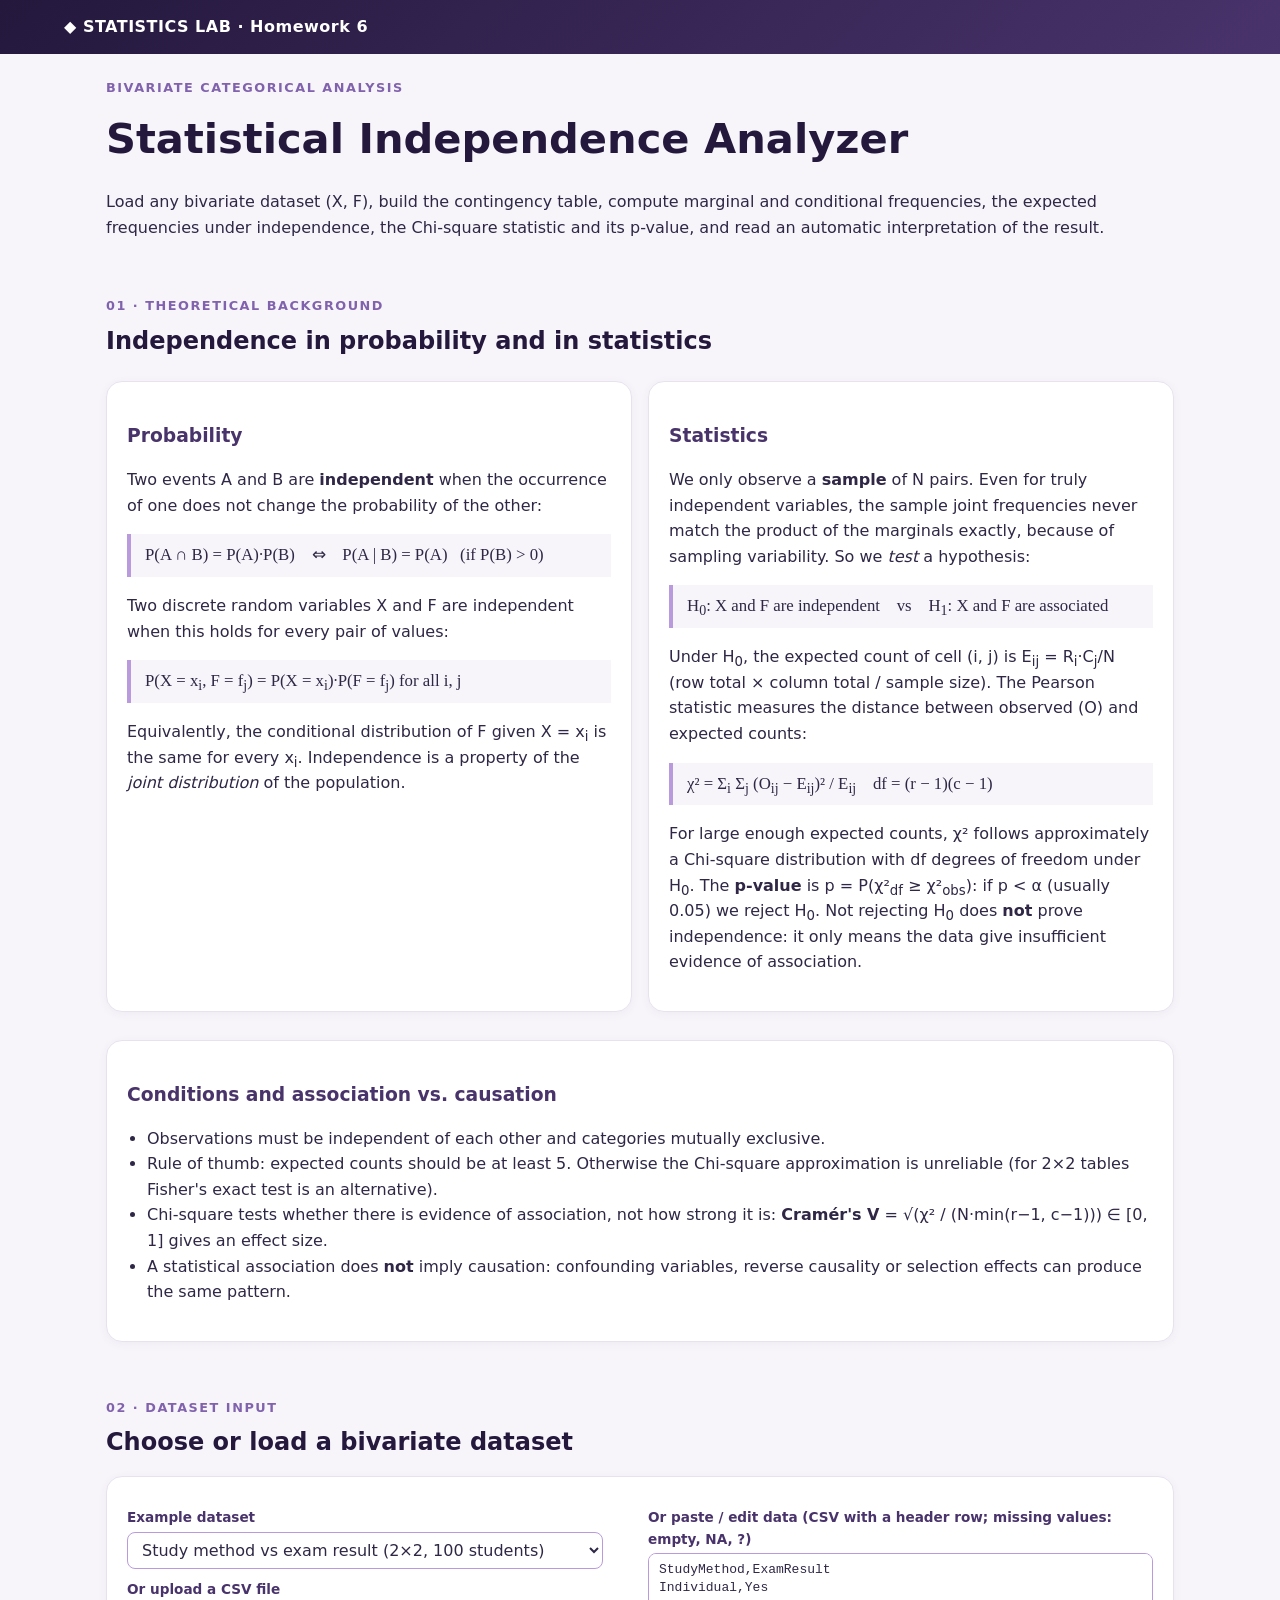
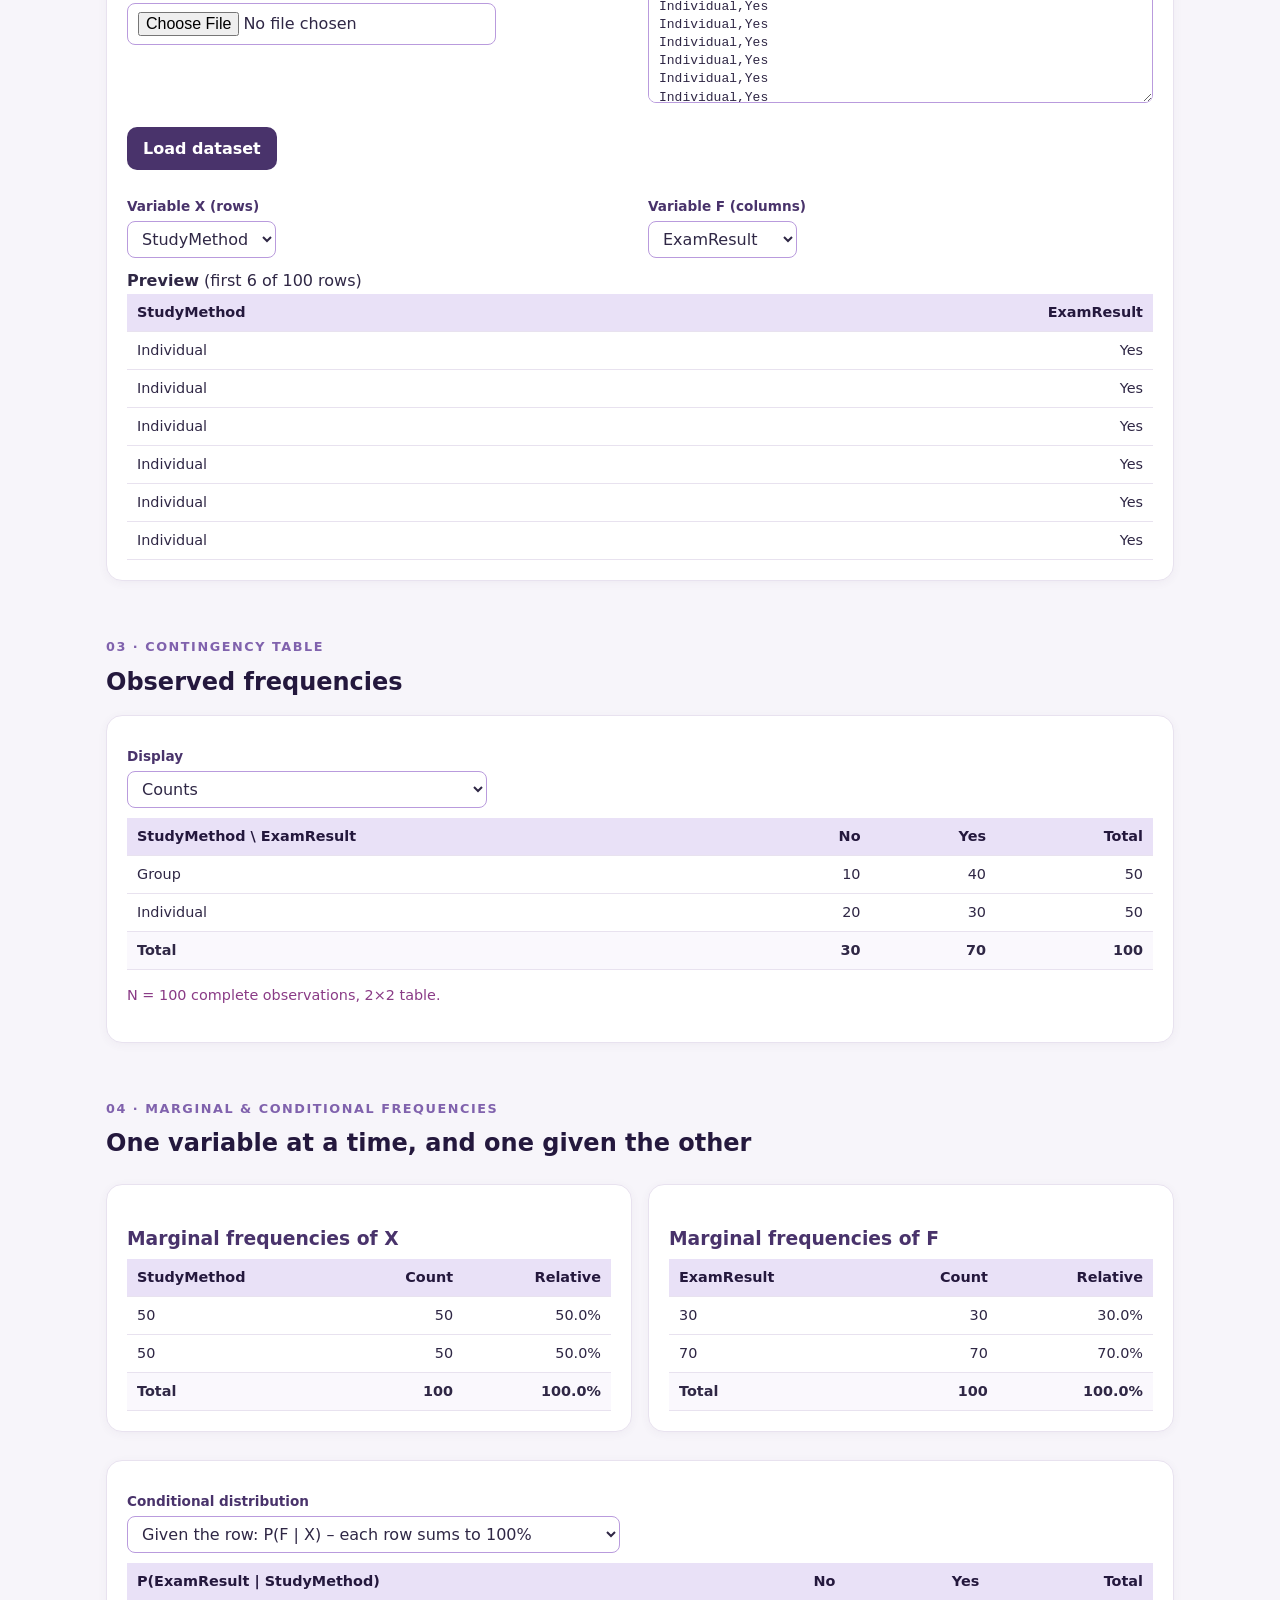
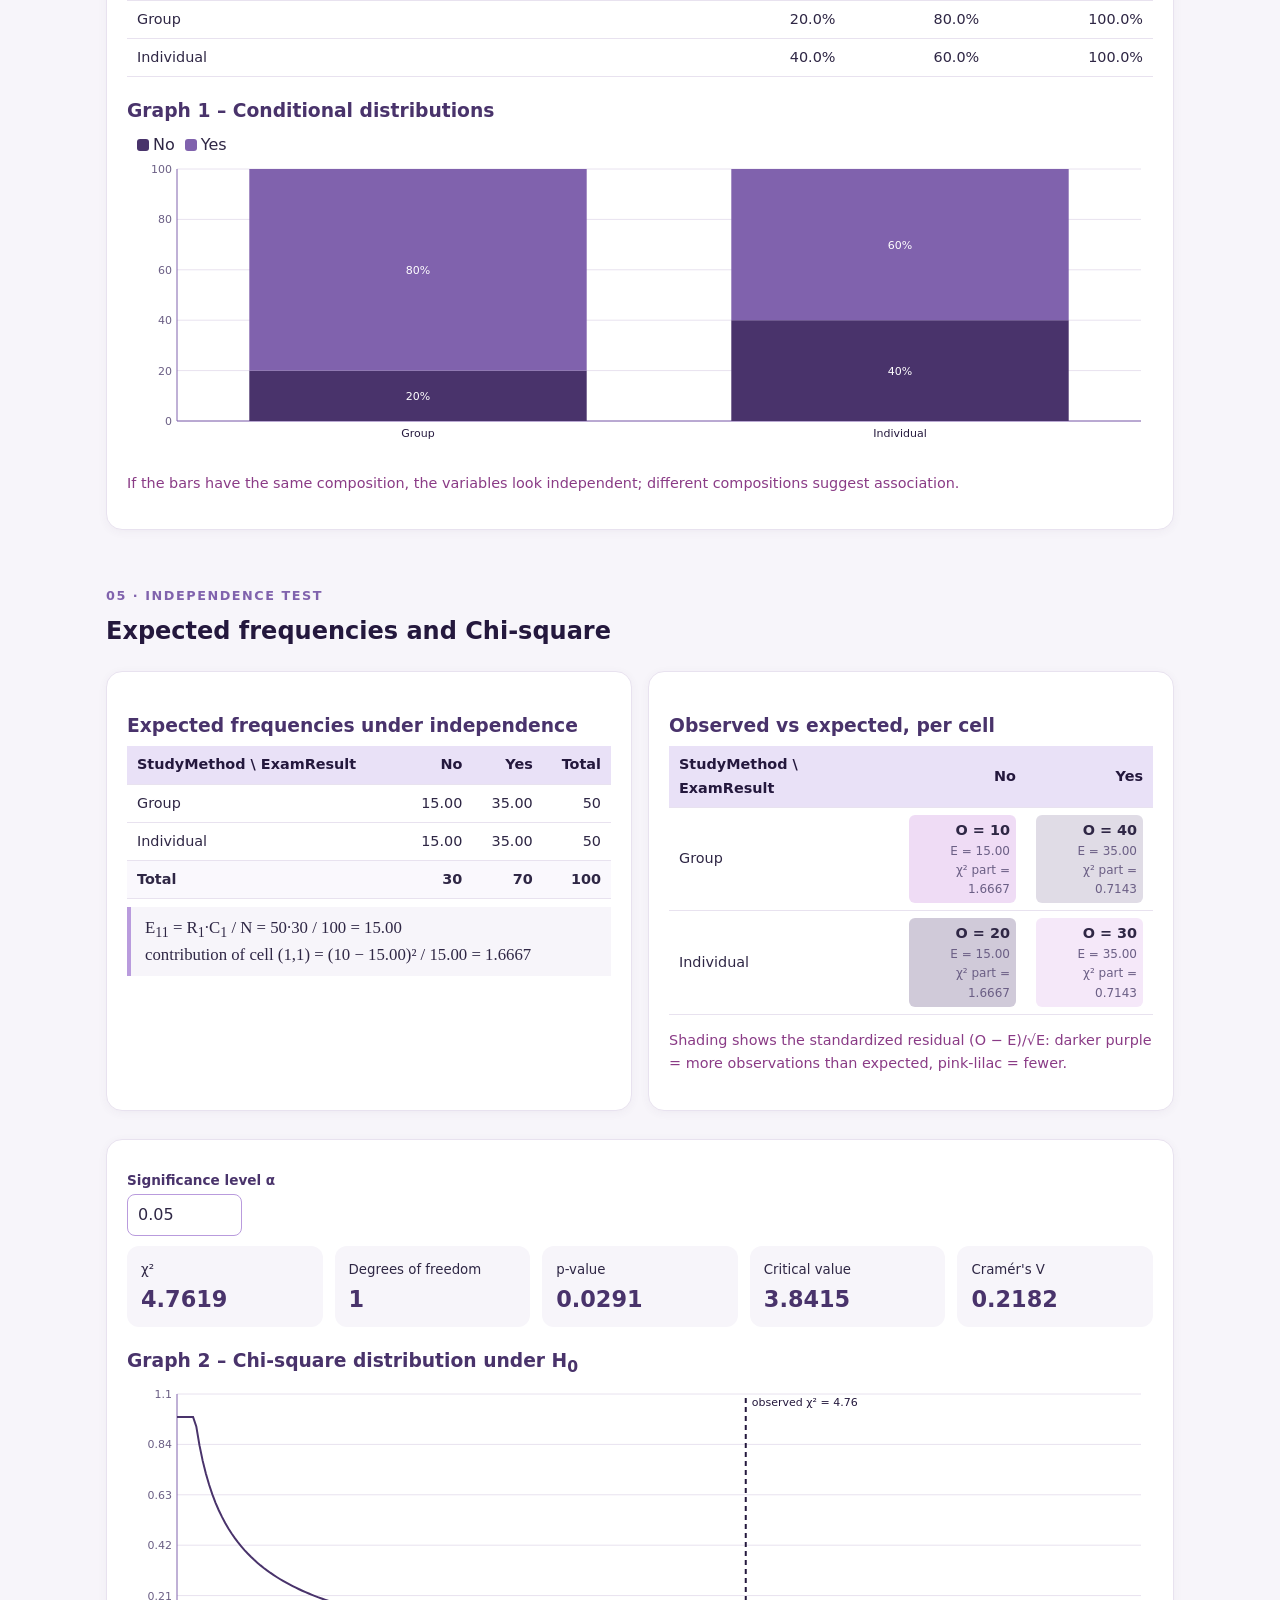
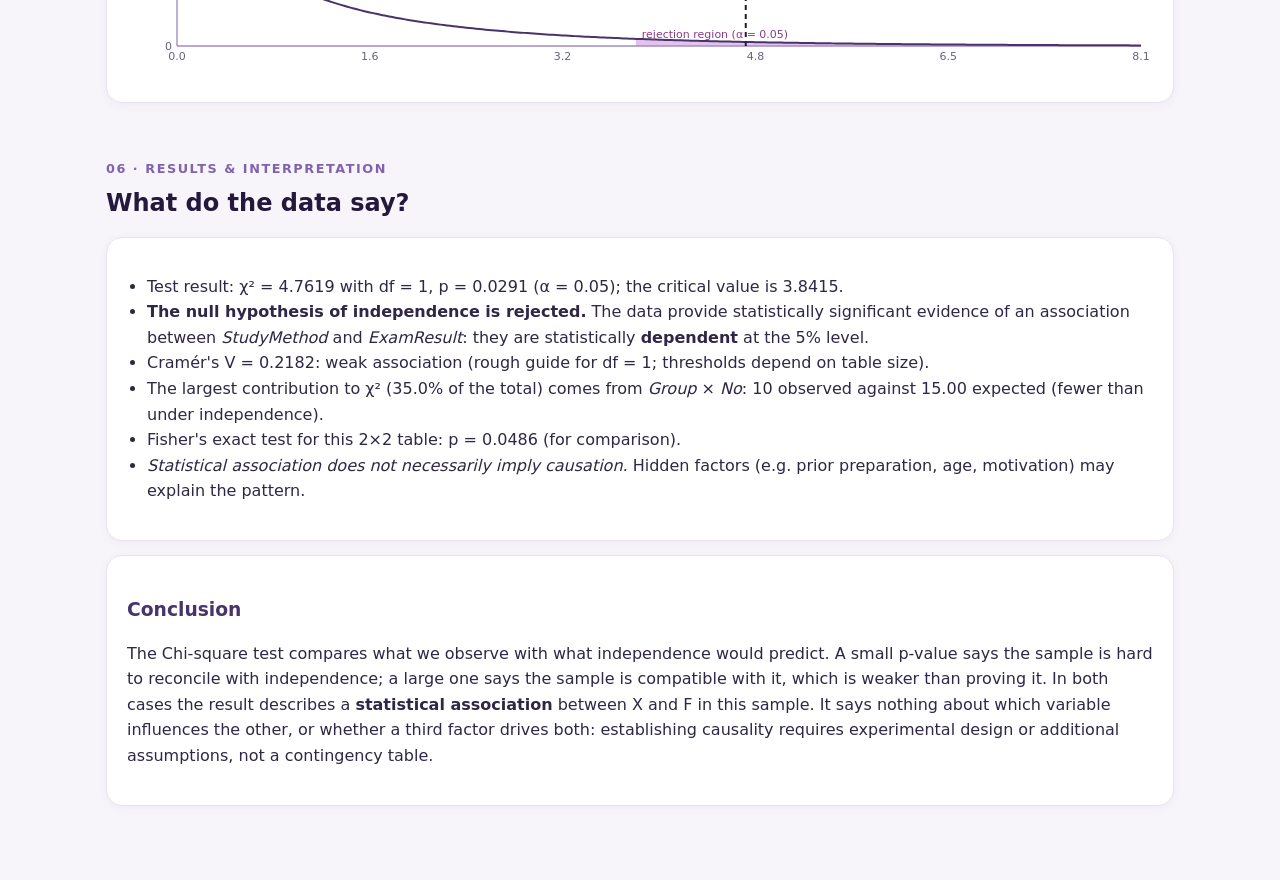
<file: homework6.html>
<!DOCTYPE html>
<html lang="en"><head><meta charset="utf-8"><meta name="viewport" content="width=device-width,initial-scale=1">
<title>Statistics Lab · Homework 6</title>
<style>
:root{--dark:#24183D;--pri:#49336B;--acc:#8062AD;--lt:#B99BDD;--bg:#F7F5FA;--bd:#E8E2EF;--lav:#E9E1F7;--tx:#2f2745}
*{box-sizing:border-box}body{margin:0;font:16px/1.6 system-ui,"Segoe UI",sans-serif;background:var(--bg);color:var(--tx)}
header{background:linear-gradient(135deg,var(--dark),var(--pri));color:#fff;padding:14px 5vw}header b{letter-spacing:.5px}
main{max-width:1100px;margin:auto;padding:24px 16px 60px}
h1{color:var(--dark);font-size:clamp(1.8rem,4vw,2.6rem);margin:.2em 0}h2{color:var(--dark);margin:1.8em 0 .3em}h3{color:var(--pri);margin:1em 0 .3em}
.eyebrow{color:var(--acc);font-weight:700;letter-spacing:.12em;font-size:.8rem;text-transform:uppercase}
.card{background:#fff;border:1px solid var(--bd);border-radius:16px;padding:20px;margin:14px 0;box-shadow:0 2px 10px rgba(73,51,107,.05)}
.cols{display:grid;gap:16px;grid-template-columns:repeat(auto-fit,minmax(min(320px,100%),1fr))}.cols>*{min-width:0}
button{background:var(--pri);color:#fff;border:0;border-radius:10px;padding:9px 16px;font:inherit;font-weight:600;cursor:pointer}button:hover{background:var(--acc)}
button.ghost{background:#fff;color:var(--pri);border:1px solid var(--lt)}button.ghost:hover{background:var(--lav)}
input,select,textarea{font:inherit;padding:7px 10px;border:1px solid var(--lt);border-radius:8px;background:#fff;color:var(--tx);max-width:100%}
textarea{width:100%;height:150px;font:13px/1.4 ui-monospace,Consolas,monospace}
label{display:block;font-size:.85rem;color:var(--pri);font-weight:600;margin:10px 0 3px}
canvas{width:100%;height:300px;display:block}
table{border-collapse:collapse;width:100%;font-size:.9rem}th,td{padding:7px 10px;border-bottom:1px solid var(--bd);text-align:right}th:first-child,td:first-child{text-align:left}th{background:var(--lav);color:var(--dark)}tr.tot td{font-weight:700;background:#faf8fd}
.wrap{overflow-x:auto}.fm{font-family:Cambria,"Times New Roman",serif;font-size:1.05rem;background:var(--bg);border-left:4px solid var(--lt);padding:8px 14px;margin:8px 0;overflow-x:auto;word-break:break-word}
.pill{display:inline-block;background:var(--lav);color:var(--pri);border-radius:99px;padding:2px 12px;font-size:.82rem;margin:2px 4px 2px 0}
.big{font-size:2rem;font-weight:800;color:var(--pri)}.warn{color:#8a3b86;font-size:.9rem}.err{background:#fbeaf6;border:1px solid #e3b5d8;color:#7a2a6e;border-radius:10px;padding:10px 14px;margin:10px 0}
.leg i{display:inline-block;width:12px;height:12px;border-radius:3px;margin:0 4px 0 10px;vertical-align:-1px}sub,sup{line-height:0}ul{padding-left:20px}
.stats{display:grid;gap:12px;grid-template-columns:repeat(auto-fit,minmax(130px,1fr));margin:10px 0}.stats>div{background:var(--bg);border-radius:12px;padding:10px 14px}
.cell small{display:block;color:#6b5f85;font-size:.75rem}.hide{display:none}
</style></head><body>
<header><b>◆ STATISTICS LAB · Homework 6</b></header>
<main>
<div class="eyebrow">Bivariate categorical analysis</div>
<h1>Statistical Independence Analyzer</h1>
<p>Load any bivariate dataset (X, F), build the contingency table, compute marginal and conditional frequencies, the expected frequencies under independence, the Chi-square statistic and its p-value, and read an automatic interpretation of the result.</p>

<h2><span class="eyebrow">01 · Theoretical Background</span><br>Independence in probability and in statistics</h2>
<div class="cols">
<div class="card"><h3>Probability</h3>
<p>Two events A and B are <b>independent</b> when the occurrence of one does not change the probability of the other:</p>
<div class="fm">P(A ∩ B) = P(A)·P(B) &nbsp;&nbsp; ⇔ &nbsp;&nbsp; P(A | B) = P(A) &nbsp; (if P(B) &gt; 0)</div>
<p>Two discrete random variables X and F are independent when this holds for every pair of values:</p>
<div class="fm">P(X = x<sub>i</sub>, F = f<sub>j</sub>) = P(X = x<sub>i</sub>)·P(F = f<sub>j</sub>) for all i, j</div>
<p>Equivalently, the conditional distribution of F given X = x<sub>i</sub> is the same for every x<sub>i</sub>. Independence is a property of the <i>joint distribution</i> of the population.</p></div>
<div class="card"><h3>Statistics</h3>
<p>We only observe a <b>sample</b> of N pairs. Even for truly independent variables, the sample joint frequencies never match the product of the marginals exactly, because of sampling variability. So we <i>test</i> a hypothesis:</p>
<div class="fm">H<sub>0</sub>: X and F are independent &nbsp;&nbsp; vs &nbsp;&nbsp; H<sub>1</sub>: X and F are associated</div>
<p>Under H<sub>0</sub>, the expected count of cell (i, j) is E<sub>ij</sub> = R<sub>i</sub>·C<sub>j</sub>/N (row total × column total / sample size). The Pearson statistic measures the distance between observed (O) and expected counts:</p>
<div class="fm">χ² = Σ<sub>i</sub> Σ<sub>j</sub> (O<sub>ij</sub> − E<sub>ij</sub>)² / E<sub>ij</sub> &nbsp;&nbsp; df = (r − 1)(c − 1)</div>
<p>For large enough expected counts, χ² follows approximately a Chi-square distribution with df degrees of freedom under H<sub>0</sub>. The <b>p-value</b> is p = P(χ²<sub>df</sub> ≥ χ²<sub>obs</sub>): if p &lt; α (usually 0.05) we reject H<sub>0</sub>. Not rejecting H<sub>0</sub> does <b>not</b> prove independence: it only means the data give insufficient evidence of association.</p></div></div>
<div class="card"><h3>Conditions and association vs. causation</h3>
<ul><li>Observations must be independent of each other and categories mutually exclusive.</li><li>Rule of thumb: expected counts should be at least 5. Otherwise the Chi-square approximation is unreliable (for 2×2 tables Fisher's exact test is an alternative).</li><li>Chi-square tests whether there is evidence of association, not how strong it is: <b>Cramér's V</b> = √(χ² / (N·min(r−1, c−1))) ∈ [0, 1] gives an effect size.</li><li>A statistical association does <b>not</b> imply causation: confounding variables, reverse causality or selection effects can produce the same pattern.</li></ul></div>

<h2><span class="eyebrow">02 · Dataset Input</span><br>Choose or load a bivariate dataset</h2>
<div class="card">
<div class="cols"><div><label>Example dataset</label><select id="ex"></select>
<label>Or upload a CSV file</label><input type="file" id="file" accept=".csv,.txt,.tsv"></div>
<div><label>Or paste / edit data (CSV with a header row; missing values: empty, NA, ?)</label><textarea id="raw" spellcheck="false"></textarea></div></div>
<p><button onclick="loadRaw()">Load dataset</button></p><div id="msg"></div>
<div class="cols"><div><label>Variable X (rows)</label><select id="vx"></select><div id="bx" class="hide"><label>Number of classes for X (numeric variable)</label><input id="nbx" type="number" min="2" max="12" value="4"></div></div>
<div><label>Variable F (columns)</label><select id="vf"></select><div id="bf" class="hide"><label>Number of classes for F (numeric variable)</label><input id="nbf" type="number" min="2" max="12" value="4"></div></div></div>
<div id="prev" class="wrap" style="margin-top:10px"></div></div>
<div id="out" class="hide">

<h2><span class="eyebrow">03 · Contingency Table</span><br>Observed frequencies</h2>
<div class="card"><label>Display</label><select id="rel"><option value="n">Counts<option value="t">Relative to grand total (joint frequency)</select>
<div class="wrap" id="tobs" style="margin-top:10px"></div><p class="warn" id="nfo"></p></div>

<h2><span class="eyebrow">04 · Marginal &amp; Conditional Frequencies</span><br>One variable at a time, and one given the other</h2>
<div class="cols"><div class="card"><h3>Marginal frequencies of X</h3><div class="wrap" id="mx"></div></div><div class="card"><h3>Marginal frequencies of F</h3><div class="wrap" id="mf"></div></div></div>
<div class="card"><label>Conditional distribution</label><select id="cond"><option value="r">Given the row: P(F | X) – each row sums to 100%<option value="c">Given the column: P(X | F) – each column sums to 100%</select>
<div class="wrap" id="tcond" style="margin-top:10px"></div>
<h3>Graph 1 – Conditional distributions</h3><div class="leg" id="leg1"></div><canvas id="g1"></canvas>
<p class="warn">If the bars have the same composition, the variables look independent; different compositions suggest association.</p></div>

<h2><span class="eyebrow">05 · Independence Test</span><br>Expected frequencies and Chi-square</h2>
<div class="cols"><div class="card"><h3>Expected frequencies under independence</h3><div class="wrap" id="texp"></div><div class="fm" id="step"></div></div>
<div class="card"><h3>Observed vs expected, per cell</h3><div class="wrap" id="tcmp"></div><p class="warn">Shading shows the standardized residual (O − E)/√E: darker purple = more observations than expected, pink-lilac = fewer.</p></div></div>
<div class="card"><label>Significance level α</label><input id="alpha" type="number" value="0.05" min="0.001" max="0.5" step="0.01">
<div class="stats" id="stats"></div>
<h3>Graph 2 – Chi-square distribution under H<sub>0</sub></h3><canvas id="g2"></canvas></div>

<h2><span class="eyebrow">06 · Results &amp; Interpretation</span><br>What do the data say?</h2>
<div class="card" id="interp"></div>
<div class="card"><h3>Conclusion</h3><p>The Chi-square test compares what we observe with what independence would predict. A small p-value says the sample is hard to reconcile with independence; a large one says the sample is compatible with it, which is weaker than proving it. In both cases the result describes a <b>statistical association</b> between X and F in this sample. It says nothing about which variable influences the other, or whether a third factor drives both: establishing causality requires experimental design or additional assumptions, not a contingency table.</p></div>
</div></main>

<script>
const $=s=>document.querySelector(s);
/*CORE*/
const MISS=new Set(['','na','n/a','nan','null','none','?','-']),isMiss=v=>MISS.has(String(v).trim().toLowerCase());
const sum=a=>a.reduce((s,v)=>s+v,0);
function mulberry(a){return()=>{a|=0;a=a+0x6D2B79F5|0;let t=Math.imul(a^a>>>15,1|a);t=t+Math.imul(t^t>>>7,61|t)^t;return((t^t>>>14)>>>0)/4294967296}}
function parseDataset(t){t=t.replace(/\r/g,'').trim();const L=t.split('\n').filter(l=>l.trim()!=='');if(L.length<3)throw new Error('The dataset needs a header row and at least 2 data rows.');
 const d=[',',';','\t'].map(c=>[c,L[0].split(c).length]).sort((a,b)=>b[1]-a[1])[0][0];
 const sp=l=>{const o=[];let c='',q=false;for(const ch of l){if(ch==='"')q=!q;else if(ch===d&&!q){o.push(c.trim());c=''}else c+=ch}o.push(c.trim());return o};
 const head=sp(L[0]);if(head.length<2)throw new Error('At least two columns are required.');return{head,rows:L.slice(1).map(sp)}}
function lgamma(z){const c=[0.99999999999980993,676.5203681218851,-1259.1392167224028,771.32342877765313,-176.61502916214059,12.507343278686905,-0.13857109526572012,9.9843695780195716e-6,1.5056327351493116e-7];
 if(z<.5)return Math.log(Math.PI/Math.sin(Math.PI*z))-lgamma(1-z);z-=1;let x=c[0];for(let i=1;i<9;i++)x+=c[i]/(z+i);const t=z+7.5;return .5*Math.log(2*Math.PI)+(z+.5)*Math.log(t)-t+Math.log(x)}
function gammaQ(a,x){if(x<=0)return 1;const pre=Math.exp(-x+a*Math.log(x)-lgamma(a));
 if(x<a+1){let s=1/a,t=s,n=a;for(let i=0;i<1000;i++){n++;t*=x/n;s+=t;if(Math.abs(t)<Math.abs(s)*1e-16)break}return Math.max(0,1-s*pre)}
 let b=x+1-a,c=1e300,d=1/b,h=d;for(let i=1;i<1000;i++){const an=-i*(i-a);b+=2;d=an*d+b;if(Math.abs(d)<1e-300)d=1e-300;c=b+an/c;if(Math.abs(c)<1e-300)c=1e-300;d=1/d;const dl=d*c;h*=dl;if(Math.abs(dl-1)<1e-15)break}return pre*h}
const calculatePValue=(chi,df)=>gammaQ(df/2,chi/2);
const critValue=(df,al)=>{let lo=0,hi=1;while(calculatePValue(hi,df)>al)hi*=2;for(let i=0;i<80;i++){const m=(lo+hi)/2;calculatePValue(m,df)>al?lo=m:hi=m}return(lo+hi)/2};
const cats=(a,order)=>order||[...new Set(a)].sort((x,y)=>String(x).localeCompare(String(y),undefined,{numeric:true}));
function buildContingencyTable(xs,fs,ox,of){const rows=cats(xs,ox),cols=cats(fs,of),ri=new Map(rows.map((v,i)=>[v,i])),ci=new Map(cols.map((v,i)=>[v,i])),O=rows.map(()=>cols.map(()=>0));
 xs.forEach((x,k)=>O[ri.get(x)][ci.get(fs[k])]++);const R=O.map(sum),C=cols.map((_,j)=>sum(O.map(r=>r[j])));return{rows,cols,O,R,C,N:sum(R)}}
const calculateMarginalFrequencies=T=>({x:T.R.map(v=>[v,v/T.N]),f:T.C.map(v=>[v,v/T.N])});
const calculateConditionalFrequencies=(T,m)=>T.O.map((r,i)=>r.map((v,j)=>m==='r'?(T.R[i]?v/T.R[i]:0):(T.C[j]?v/T.C[j]:0)));
const calculateExpectedFrequencies=T=>T.R.map(r=>T.C.map(c=>r*c/T.N));
function calculateChiSquare(T,E){let chi=0;const K=T.O.map((r,i)=>r.map((o,j)=>{const k=E[i][j]>0?(o-E[i][j])**2/E[i][j]:0;chi+=k;return k}));
 const df=(T.rows.length-1)*(T.cols.length-1);return{chi,df,K,p:calculatePValue(chi,df),V:Math.sqrt(chi/(T.N*Math.min(T.rows.length-1,T.cols.length-1)))}}
function fisher2x2(O){const[[a,b],[c,d]]=O,lf=n=>lgamma(n+1),R1=a+b,R2=c+d,C1=a+c,N=R1+R2,lp=x=>lf(R1)+lf(R2)+lf(C1)+lf(N-C1)-lf(N)-lf(x)-lf(R1-x)-lf(C1-x)-lf(R2-C1+x);
 const p0=lp(a);let p=0;for(let x=Math.max(0,C1-R2);x<=Math.min(R1,C1);x++){const q=lp(x);if(q<=p0+1e-9)p+=Math.exp(q)}return Math.min(1,p)}
const gen=(h,rows)=>h+'\n'+rows.map(r=>r.join(',')).join('\n');
function fromMatrix(h,rn,cn,M){const o=[];M.forEach((r,i)=>r.forEach((n,j)=>{for(let k=0;k<n;k++)o.push([rn[i],cn[j]])}));return gen(h,o)}
const EX={
 'Study method vs exam result (2×2, 100 students)':()=>fromMatrix('StudyMethod,ExamResult',['Individual','Group'],['Yes','No'],[[30,20],[40,10]]),
 'Age group vs drink preference (3×3, synthetic)':()=>fromMatrix('AgeGroup,DrinkPreference',['18-25','26-40','41+'],['Coffee','Tea','Soft drink'],[[40,15,45],[50,30,20],[25,55,20]]),
 'Two independent variables (seeded random, N = 300)':()=>{const r=mulberry(7),pick=(v,p)=>{const u=r();let s=0;for(let i=0;i<v.length;i++){s+=p[i];if(u<s)return v[i]}return v[v.length-1]};const o=[];for(let i=0;i<300;i++)o.push([pick(['A','B','C'],[.3,.5,.2]),pick(['Yes','No'],[.4,.6])]);return gen('Group,Response',o)},
 'Age vs weekly study hours (numeric, needs classes)':()=>{const r=mulberry(11),o=[];for(let i=0;i<200;i++){const a=18+Math.floor(r()*43),h=Math.max(0,Math.round(24-.25*a+(r()-.5)*16));o.push([a,h])}o.push(['','12']);return gen('Age,WeeklyStudyHours',o)}};
/*ENDCORE*/

/* ---------- state & loading ---------- */
let D=null;const PAL=['#49336B','#8062AD','#B99BDD','#C07AD9','#E0C8F2','#6a4c93','#9d7fd0','#d9b8ea'];
const f2=v=>(+v).toFixed(2),f4=v=>(+v).toFixed(4),pf=p=>p<1e-4?p.toExponential(2):p.toFixed(4),pc=v=>(v*100).toFixed(1)+'%';
const nf=v=>Number.isInteger(v)?''+v:(+v.toPrecision(4))+'';
for(const k in EX)$('#ex').add(new Option(k,k));
$('#ex').onchange=()=>{$('#raw').value=EX[$('#ex').value]();loadRaw()};
$('#file').onchange=e=>{const f=e.target.files[0];if(!f)return;const r=new FileReader();r.onload=()=>{$('#raw').value=r.result;loadRaw()};r.readAsText(f)};
function msg(t){$('#msg').innerHTML=t?`<div class="err">${t}</div>`:''}
function loadRaw(){try{D=parseDataset($('#raw').value)}catch(e){D=null;msg(e.message);$('#out').classList.add('hide');return}
 msg('');for(const id of['vx','vf']){const s=$('#'+id);s.innerHTML='';D.head.forEach((h,i)=>s.add(new Option(h,i)))}$('#vx').value=0;$('#vf').value=1;run()}
const col=j=>D.rows.map(r=>r[j]===undefined?'':r[j]);
const numeric=j=>{const v=col(j).filter(x=>!isMiss(x));return v.length>0&&v.every(x=>isFinite(+x))&&new Set(v).size>12};
function categorize(j,nb){const v=col(j);if(!numeric(j))return{v:v.map(x=>isMiss(x)?null:String(x).trim()),order:null,binned:false};
 const nums=v.filter(x=>!isMiss(x)).map(Number),lo=Math.min(...nums),hi=Math.max(...nums),w=(hi-lo)/nb||1,lab=i=>nf(lo+i*w)+'–'+nf(lo+(i+1)*w);
 return{v:v.map(x=>isMiss(x)?null:lab(Math.min(nb-1,Math.floor((+x-lo)/w)))),order:Array.from({length:nb},(_,i)=>lab(i)),binned:true}}
/* ---------- analysis pipeline ---------- */
function run(){if(!D)return;const jx=+$('#vx').value,jf=+$('#vf').value;$('#bx').classList.toggle('hide',!numeric(jx));$('#bf').classList.toggle('hide',!numeric(jf));
 $('#prev').innerHTML='<b>Preview</b> (first 6 of '+D.rows.length+' rows)'+tbl(D.head,D.rows.slice(0,6).map(r=>D.head.map((_,i)=>r[i]??'')));
 const out=$('#out');if(jx===jf){msg('Choose two different variables.');out.classList.add('hide');return}
 const X=categorize(jx,+$('#nbx').value||4),F=categorize(jf,+$('#nbf').value||4),xs=[],fs=[];let drop=0;
 X.v.forEach((x,k)=>{if(x===null||F.v[k]===null)drop++;else{xs.push(x);fs.push(F.v[k])}});
 const nx=new Set(xs).size,nF=new Set(fs).size;
 if(xs.length<2||nx<2||nF<2){msg('Each variable needs at least 2 distinct categories among the complete observations.');out.classList.add('hide');return}
 if(nx>30||nF>30){msg('A variable has more than 30 distinct categories: it is not suitable for a contingency table. Choose another column or group its values first.');out.classList.add('hide');return}
 msg('');out.classList.remove('hide');
 const ox=X.order&&X.order.filter(l=>xs.includes(l)),of=F.order&&F.order.filter(l=>fs.includes(l));
 const T=buildContingencyTable(xs,fs,ox,of);A={T,E:calculateExpectedFrequencies(T),jx,jf,drop,binned:[X.binned,F.binned]};A.S=calculateChiSquare(T,A.E);renderResults()}
let A=null;
function tbl(h,rows,tot){return'<table><tr>'+h.map(x=>`<th>${x}</th>`).join('')+'</tr>'+rows.map((r,i)=>`<tr${tot&&i===rows.length-1?' class="tot"':''}>`+r.map(x=>`<td>${x}</td>`).join('')+'</tr>').join('')+'</table>'}
/* ---------- rendering ---------- */
function renderResults(){if(!A)return;const{T,E,S}=A,H=D.head,xn=H[A.jx],fn=H[A.jf];
 const rel=$('#rel').value==='t',show=v=>rel?f4(v/T.N):v;
 $('#tobs').innerHTML=tbl([`${xn} \\ ${fn}`,...T.cols,'Total'],[...T.O.map((r,i)=>[T.rows[i],...r.map(show),show(T.R[i])]),['Total',...T.C.map(show),show(T.N)]],1);
 $('#nfo').textContent=`N = ${T.N} complete observations, ${T.rows.length}×${T.cols.length} table.`+(A.drop?` ${A.drop} row(s) with missing values were excluded.`:'');
 const M=calculateMarginalFrequencies(T);$('#mx').innerHTML=tbl([xn,'Count','Relative'],[...M.x.map(([v,p],i)=>[v,T.R[i],pc(p)]),['Total',T.N,'100.0%']],1);$('#mf').innerHTML=tbl([fn,'Count','Relative'],[...M.f.map(([v,p],i)=>[v,T.C[i],pc(p)]),['Total',T.N,'100.0%']],1);
 const cm=$('#cond').value,CF=calculateConditionalFrequencies(T,cm);
 $('#tcond').innerHTML=cm==='r'?tbl([`P(${fn} | ${xn})`,...T.cols,'Total'],T.O.map((r,i)=>[T.rows[i],...CF[i].map(pc),'100.0%'])):tbl([`P(${xn} | ${fn})`,...T.cols],[...T.O.map((r,i)=>[T.rows[i],...CF[i].map(pc)]),['Total',...T.cols.map(()=>'100.0%')]],1);
 $('#texp').innerHTML=tbl([`${xn} \\ ${fn}`,...T.cols,'Total'],[...E.map((r,i)=>[T.rows[i],...r.map(f2),T.R[i]]),['Total',...T.C,T.N]],1);
 $('#step').innerHTML=`E<sub>11</sub> = R<sub>1</sub>·C<sub>1</sub> / N = ${T.R[0]}·${T.C[0]} / ${T.N} = ${f2(E[0][0])}<br>contribution of cell (1,1) = (${T.O[0][0]} − ${f2(E[0][0])})² / ${f2(E[0][0])} = ${f4(S.K[0][0])}`;
 $('#tcmp').innerHTML=tbl([`${xn} \\ ${fn}`,...T.cols],T.O.map((r,i)=>[T.rows[i],...r.map((o,j)=>{const z=E[i][j]>0?(o-E[i][j])/Math.sqrt(E[i][j]):0,al=Math.min(.55,Math.abs(z)/5);
  return`<div class="cell" style="background:${z>=0?`rgba(73,51,107,${al})`:`rgba(192,122,217,${al})`};padding:4px 6px;border-radius:6px"><b>O = ${o}</b><small>E = ${f2(E[i][j])}</small><small>χ² part = ${f4(S.K[i][j])}</small></div>`})]));
 stats();legend();draw();}
function stats(){const{T,S}=A,al=+$('#alpha').value||.05,cv=critValue(S.df,al);
 $('#stats').innerHTML=[['χ²',f4(S.chi)],['Degrees of freedom',S.df],['p-value',pf(S.p)],['Critical value',f4(cv)],["Cramér's V",f4(S.V)]].map(([k,v])=>`<div><small>${k}</small><div class="big" style="font-size:1.4rem">${v}</div></div>`).join('');interp(al,cv)}
function interp(al,cv){const{T,E,S}=A,H=D.head,xn=H[A.jx],fn=H[A.jf],rej=S.p<al,li=[];
 li.push(`Test result: χ² = ${f4(S.chi)} with df = ${S.df}, p = ${pf(S.p)} (α = ${al}); the critical value is ${f4(cv)}.`);
 li.push(rej?`<b>The null hypothesis of independence is rejected.</b> The data provide statistically significant evidence of an association between <i>${xn}</i> and <i>${fn}</i>: they are statistically <b>dependent</b> at the ${(al*100).toFixed(0)}% level.`:`<b>The null hypothesis of independence cannot be rejected.</b> The data do not provide sufficient evidence of an association between <i>${xn}</i> and <i>${fn}</i>. This does not prove that they are independent.`);
 const v=S.V,lab=v<.1?'negligible':v<.3?'weak':v<.5?'moderate':'strong';li.push(`Cramér's V = ${f4(v)}: ${lab} association (rough guide for df = 1; thresholds depend on table size).`);
 let bi=0,bj=0;S.K.forEach((r,i)=>r.forEach((k,j)=>{if(k>S.K[bi][bj]){bi=i;bj=j}}));
 if(S.chi>0)li.push(`The largest contribution to χ² (${pc(S.K[bi][bj]/S.chi)} of the total) comes from <i>${T.rows[bi]}</i> × <i>${T.cols[bj]}</i>: ${T.O[bi][bj]} observed against ${f2(E[bi][bj])} expected (${T.O[bi][bj]>E[bi][bj]?'more':'fewer'} than under independence).`);
 const small=E.flat().filter(e=>e<5).length;
 if(small)li.push(`<span class="warn">⚠ ${small} of ${E.flat().length} expected counts are below 5 (${pc(small/E.flat().length)}): the Chi-square approximation may be unreliable. Consider more data, merging categories only if meaningful, or Fisher's exact test for 2×2 tables.</span>`);
 if(T.rows.length===2&&T.cols.length===2){const pf2=fisher2x2(T.O);li.push(`Fisher's exact test for this 2×2 table: p = ${pf(pf2)}${small?' (recommended here because of the small expected counts)':' (for comparison)'}.`)}
 if(T.N<20)li.push('<span class="warn">⚠ Very small sample (N &lt; 20): any conclusion is fragile.</span>');
 if(A.drop)li.push(`${A.drop} observation(s) with missing values were excluded from the analysis.`);
 if(A.binned.some(b=>b))li.push('<span class="warn">A numeric variable was grouped into equal-width classes. The result can depend on the number of classes chosen.</span>');
 li.push('<i>Statistical association does not necessarily imply causation.</i> Hidden factors (e.g. prior preparation, age, motivation) may explain the pattern.');
 $('#interp').innerHTML='<ul>'+li.map(t=>'<li>'+t+'</li>').join('')+'</ul>'}
function legend(){$('#leg1').innerHTML=(($('#cond').value==='r')?A.T.cols:A.T.rows).map((c,i)=>`<i style="background:${PAL[i%8]}"></i>${c}`).join('')}
function mk(cv,xr,yr){const d=devicePixelRatio||1,w=cv.clientWidth,h=cv.clientHeight;cv.width=w*d;cv.height=h*d;const c=cv.getContext('2d');c.scale(d,d);const L=50,R=12,T=12,B=36;
 const X=x=>L+(x-xr[0])/(xr[1]-xr[0])*(w-L-R),Y=y=>h-B-(y-yr[0])/(yr[1]-yr[0])*(h-T-B);c.font='11px system-ui';c.strokeStyle='#E8E2EF';c.fillStyle='#6b5f85';
 for(let i=0;i<=5;i++){const y=yr[0]+(yr[1]-yr[0])*i/5;c.beginPath();c.moveTo(L,Y(y));c.lineTo(w-R,Y(y));c.stroke();c.textAlign='right';c.fillText(+y.toPrecision(2)+'',L-5,Y(y)+4)}
 c.strokeStyle='#8062AD';c.beginPath();c.moveTo(L,T);c.lineTo(L,h-B);c.lineTo(w-R,h-B);c.stroke();return{c,X,Y,w,h,L,R,T,B}}
function draw(){if(!A)return;const{T,S}=A,cm=$('#cond').value,CF=calculateConditionalFrequencies(T,cm),outer=cm==='r'?T.rows:T.cols,inner=cm==='r'?T.cols:T.rows;
 const P=mk($('#g1'),[0,outer.length],[0,100]),c=P.c;
 outer.forEach((o,i)=>{let acc=0;const x0=P.X(i+.15),w=P.X(i+.85)-x0;inner.forEach((_,j)=>{const p=(cm==='r'?CF[i][j]:CF[j][i])*100;c.fillStyle=PAL[j%8];c.fillRect(x0,P.Y(acc+p),w,P.Y(acc)-P.Y(acc+p));if(p>7){c.fillStyle=j%8===2||j%8===4||j%8===7?'#24183D':'#fff';c.textAlign='center';c.fillText(p.toFixed(0)+'%',x0+w/2,P.Y(acc+p/2)+4)}acc+=p});
  c.fillStyle='#24183D';c.textAlign='center';c.fillText(String(o).slice(0,16),x0+w/2,P.h-P.B+16)});
 const df=S.df,pdf=x=>x<=0?0:Math.exp((df/2-1)*Math.log(x)-x/2-(df/2)*Math.log(2)-lgamma(df/2)),al=+$('#alpha').value||.05,cv=critValue(df,al),xm=Math.max(S.chi*1.25,cv*1.5,df+5*Math.sqrt(2*df)),x0=df===1?.15:0;
 let ym=0;for(let i=1;i<=300;i++)ym=Math.max(ym,pdf(Math.max(x0,xm*i/300)));ym*=1.1;const Q=mk($('#g2'),[0,xm],[0,ym]),d=Q.c,y=x=>Q.Y(Math.min(ym,pdf(Math.max(x,x0))));
 d.fillStyle='rgba(192,122,217,.45)';d.beginPath();d.moveTo(Q.X(cv),Q.Y(0));for(let i=0;i<=150;i++){const x=cv+(xm-cv)*i/150;d.lineTo(Q.X(x),y(x))}d.lineTo(Q.X(xm),Q.Y(0));d.fill();
 d.strokeStyle='#49336B';d.lineWidth=2;d.beginPath();for(let i=0;i<=300;i++){const x=xm*i/300;i?d.lineTo(Q.X(x),y(x)):d.moveTo(Q.X(x),y(x))}d.stroke();
 d.setLineDash([5,4]);d.strokeStyle='#24183D';d.beginPath();d.moveTo(Q.X(S.chi),Q.Y(0));d.lineTo(Q.X(S.chi),Q.T);d.stroke();d.setLineDash([]);d.fillStyle='#24183D';d.textAlign=S.chi>xm*.7?'right':'left';d.fillText('observed χ² = '+f2(S.chi),Q.X(S.chi)+(S.chi>xm*.7?-6:6),Q.T+12);
 d.fillStyle='#8a3b86';d.textAlign='left';d.fillText('rejection region (α = '+al+')',Math.min(Q.X(cv)+6,Q.w-150),Q.Y(0)-8);d.fillStyle='#6b5f85';d.textAlign='center';for(let i=0;i<=5;i++)d.fillText((xm*i/5).toFixed(1),Q.X(xm*i/5),Q.h-Q.B+14)}
['rel','cond'].forEach(i=>$('#'+i).onchange=renderResults);$('#alpha').oninput=()=>{if(A)stats(),draw()};
['vx','vf','nbx','nbf'].forEach(i=>$('#'+i).onchange=run);addEventListener('resize',draw);
$('#ex').onchange();
</script></body></html>
</file>
